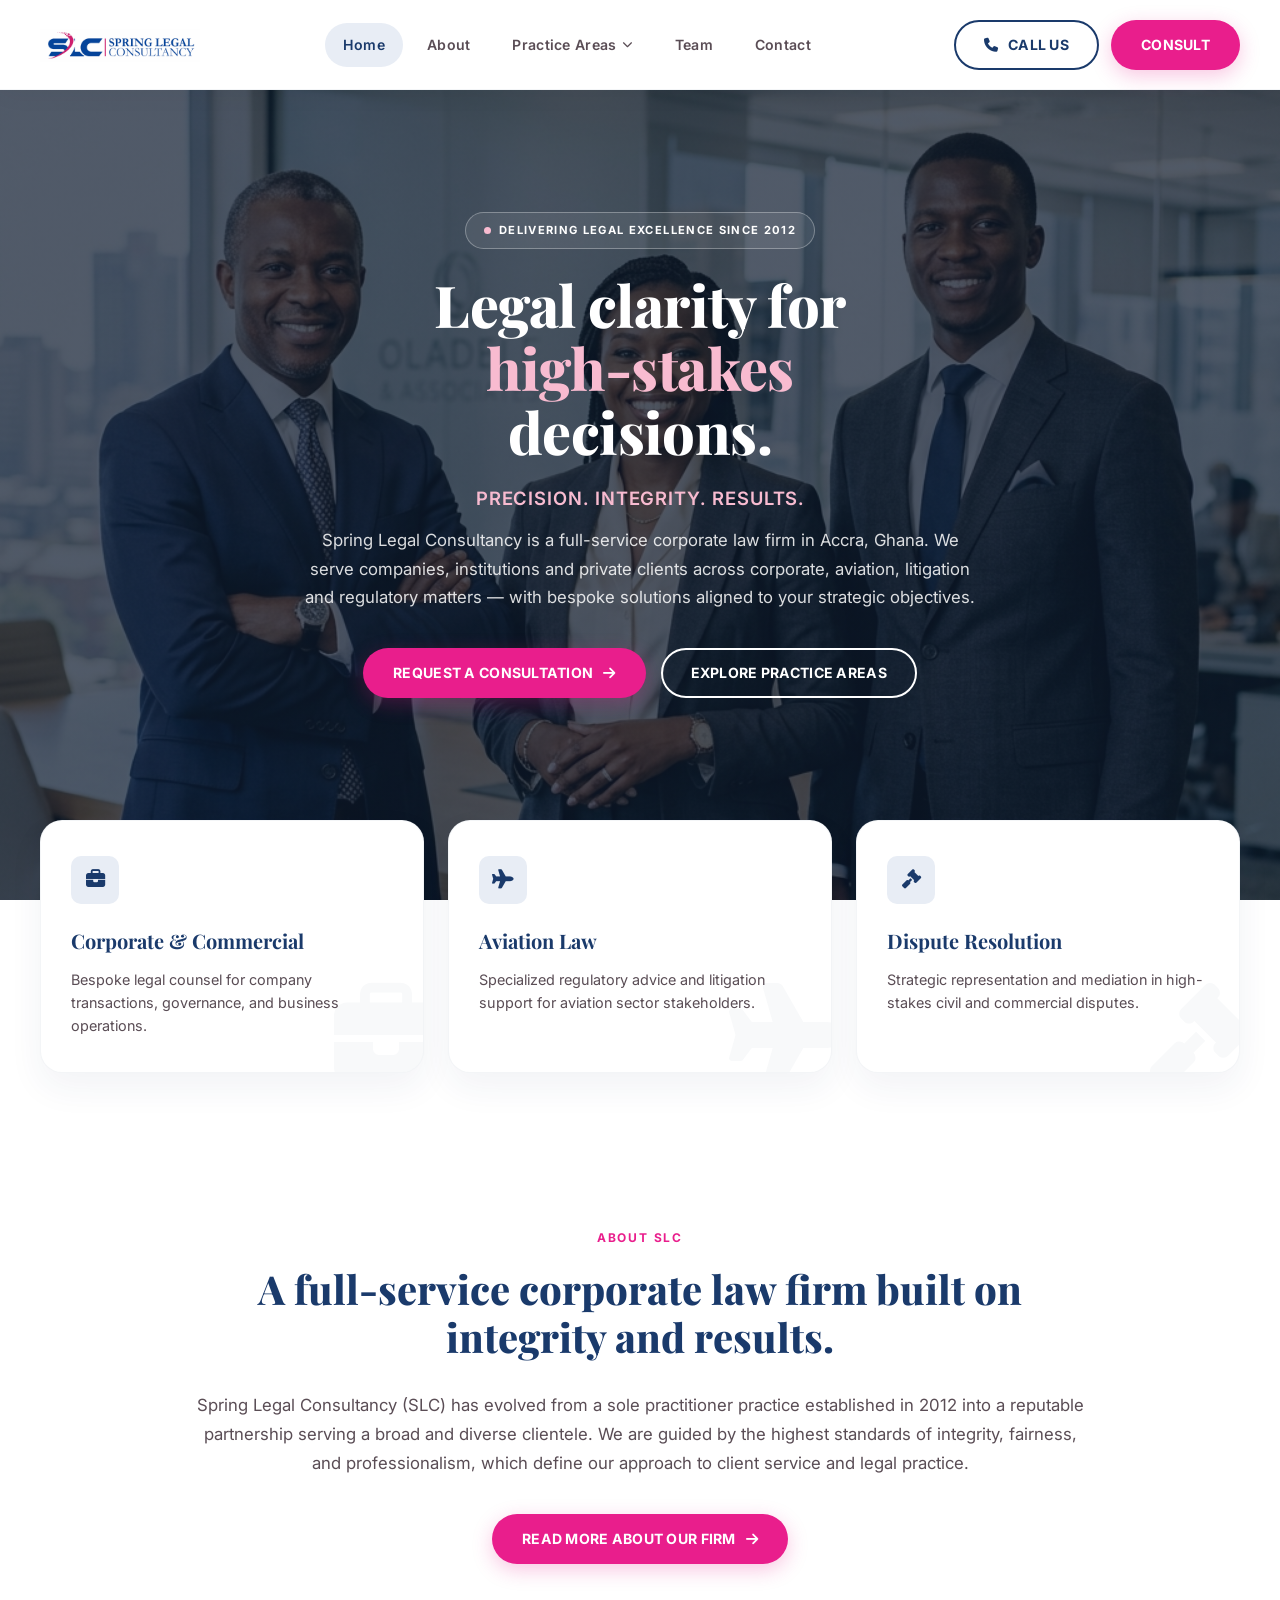
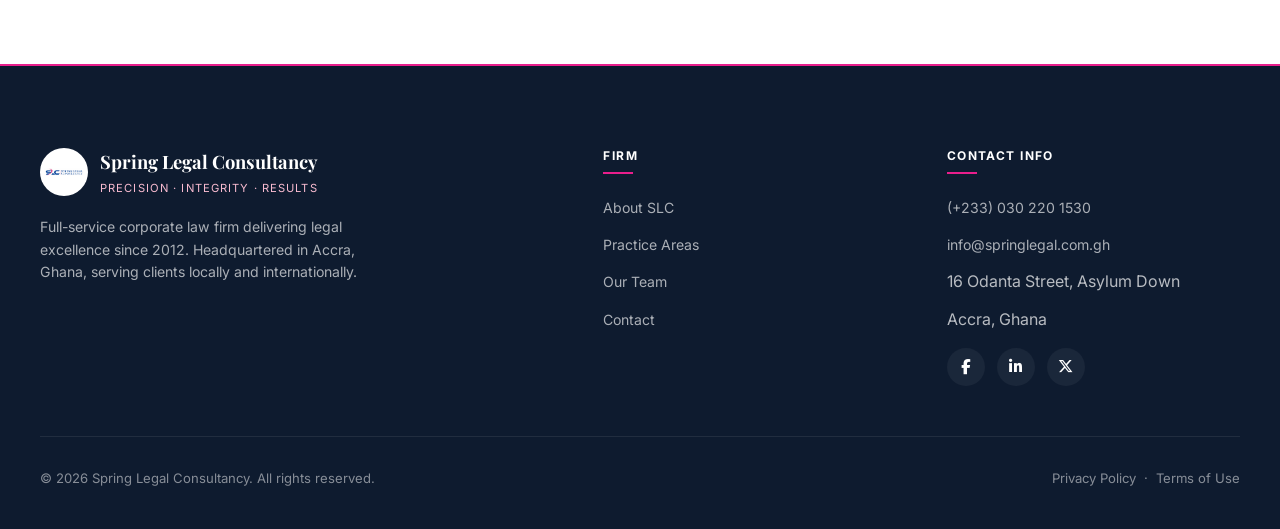
<file: index.html>
<!DOCTYPE html>
<html lang="en">

<head>
    <meta charset="UTF-8">
    <meta name="viewport" content="width=device-width, initial-scale=1.0, maximum-scale=5.0, user-scalable=yes">
    <meta name="description"
        content="Spring Legal Consultancy — full-service corporate law firm in Accra, Ghana. Corporate, aviation, litigation, real estate and private client law.">
    <title>Spring Legal Consultancy | Accra, Ghana</title>
    <link rel="shortcut icon" href="logo.png">
    <link rel="preconnect" href="https://fonts.googleapis.com">
    <link rel="preconnect" href="https://fonts.gstatic.com" crossorigin>
    <link
        href="https://fonts.googleapis.com/css2?family=Playfair+Display:wght@600;700;800&family=Inter:wght@400;500;600;700&display=swap"
        rel="stylesheet">
    <link rel="stylesheet" href="https://cdnjs.cloudflare.com/ajax/libs/font-awesome/6.5.1/css/all.min.css">
    <style>
        /* ─── Reset & Design Tokens ──────────────────────────────── */
        *,
        *::before,
        *::after {
            box-sizing: border-box;
            margin: 0;
            padding: 0;
        }

        :root {
            --pink: #e91e8c;
            --pink-dark: #c2185b;
            --pink-light: #f8bbd0;
            --pink-pale: #fce4ec;
            --pink-wash: #fdf2f8;
            --white: #ffffff;
            --gray-50: #fafafa;
            --gray-100: #f5f5f5;
            --gray-200: #e5e0e4;
            --gray-400: #9e8d96;
            --gray-600: #5a4d55;
            --gray-800: #2d2429;
            --navy: #1a3a6b;
            --navy-light: #2a4f8f;
            --navy-pale: #e8edf5;
            --navy-wash: #f3f5f9;
            --navy-text: #1a1a2e;
            --navy-dark: #0e1b2f; /* Dark navy color matching abdavid */
            --shadow-xs: 0 4px 15px rgba(0, 0, 0, 0.03);
            --shadow-sm: 0 6px 20px rgba(0, 0, 0, 0.05);
            --shadow-md: 0 14px 36px rgba(0, 0, 0, 0.08);
            --shadow-lg: 0 22px 52px rgba(0, 0, 0, 0.12);
            --radius-xs: 6px;
            --radius-sm: 10px;
            --radius-md: 16px;
            --radius-lg: 22px;
            --radius-xl: 28px;
            --radius-full: 9999px;
            --transition: 0.3s cubic-bezier(0.4, 0, 0.2, 1);
            --transition-slow: 0.5s cubic-bezier(0.4, 0, 0.2, 1);
        }

        html {
            scroll-behavior: smooth;
            scroll-padding-top: 20px;
        }

        body {
            font-family: "Inter", Arial, sans-serif;
            color: var(--gray-800);
            background: var(--white);
            line-height: 1.7;
            -webkit-font-smoothing: antialiased;
            overflow-x: hidden;
        }

        img {
            max-width: 100%;
            display: block;
        }

        a {
            color: inherit;
            text-decoration: none;
        }

        .container {
            width: min(1200px, calc(100% - 40px));
            margin: 0 auto;
        }

        .serif {
            font-family: "Playfair Display", Georgia, serif;
        }

        /* ─── Buttons ────────────────────────────────────────────── */
        .btn {
            display: inline-flex;
            align-items: center;
            justify-content: center;
            gap: 10px;
            padding: 0 28px;
            height: 50px;
            border-radius: var(--radius-full);
            font-size: 0.88rem;
            font-weight: 700;
            border: 2px solid transparent;
            cursor: pointer;
            transition: all var(--transition);
            white-space: nowrap;
            letter-spacing: 0.02em;
            text-transform: uppercase;
        }

        .btn-primary {
            background: var(--pink);
            color: var(--white);
            box-shadow: 0 6px 20px rgba(233, 30, 140, 0.25);
        }

        .btn-primary:hover {
            background: var(--pink-dark);
            transform: translateY(-2px);
            box-shadow: 0 12px 30px rgba(233, 30, 140, 0.35);
        }

        .btn-outline {
            background: transparent;
            color: var(--navy);
            border-color: var(--navy);
        }

        .btn-outline:hover {
            background: var(--navy);
            color: var(--white);
            transform: translateY(-2px);
            box-shadow: 0 8px 24px rgba(26, 58, 107, 0.15);
        }

        .btn-outline-white {
            background: transparent;
            color: var(--white);
            border-color: var(--white);
        }

        .btn-outline-white:hover {
            background: var(--white);
            color: var(--navy-dark);
            transform: translateY(-2px);
            box-shadow: 0 8px 24px rgba(255, 255, 255, 0.2);
        }

        /* ─── Back to Top ──────────────────────────────────────────── */
        .back-to-top {
            position: fixed;
            bottom: 30px;
            right: 30px;
            z-index: 500;
            display: inline-flex;
            align-items: center;
            gap: 8px;
            padding: 11px 20px;
            background: var(--navy);
            color: var(--white);
            border: none;
            border-radius: var(--radius-full);
            font-family: "Inter", sans-serif;
            font-size: 0.82rem;
            font-weight: 700;
            letter-spacing: 0.04em;
            cursor: pointer;
            box-shadow: 0 8px 28px rgba(26, 58, 107, 0.30);
            transition: all var(--transition);
            opacity: 0;
            visibility: hidden;
            transform: translateY(12px);
        }
        .back-to-top.visible {
            opacity: 1;
            visibility: visible;
            transform: translateY(0);
        }
        .back-to-top:hover {
            background: var(--pink);
            box-shadow: 0 12px 32px rgba(233, 30, 140, 0.35);
            transform: translateY(-3px);
        }
        .back-to-top i {
            font-size: 0.8rem;
        }
        @media (max-width: 768px) {
            .back-to-top {
                bottom: 20px;
                right: 16px;
                padding: 9px 16px;
                font-size: 0.78rem;
            }
        }

        /* ─── Header (Sticky, Solid White, Subtle Shadow) ─────────── */
        .site-header {
            background: var(--white);
            box-shadow: 0 4px 25px rgba(0, 0, 0, 0.04);
            border-bottom: 1px solid rgba(26, 58, 107, 0.05);
            position: sticky;
            top: 0;
            z-index: 200;
            height: 90px;
        }

        .nav {
            height: 90px;
            display: flex;
            align-items: center;
            justify-content: space-between;
            gap: 20px;
        }

        .brand {
            display: flex;
            align-items: center;
            flex-shrink: 0;
        }

        .brand img {
            width: 160px;
            height: 52px;
            object-fit: contain;
            transition: transform var(--transition);
        }

        .brand:hover img {
            transform: scale(1.04);
        }

        .nav-links {
            display: flex;
            list-style: none;
            gap: 6px;
        }

        .nav-links a {
            display: inline-flex;
            align-items: center;
            height: 44px;
            padding: 0 18px;
            border-radius: var(--radius-full);
            color: var(--gray-600);
            font-size: 0.88rem;
            font-weight: 600;
            letter-spacing: 0.02em;
            transition: all var(--transition);
        }

        .nav-links a:hover,
        .nav-links a.active {
            color: var(--navy);
            background: var(--navy-pale);
        }

        /* ─── Practice Areas Dropdown ────────────────────────────── */
        .has-dropdown { position: relative; }
        .dropdown-toggle { gap: 6px; }
        .dropdown-icon { font-size: 0.65rem !important; transition: transform var(--transition); }
        @media (min-width: 1025px) {
            .has-dropdown:hover .dropdown-icon { transform: rotate(180deg); }
        }
        .dropdown-menu {
            position: absolute; top: calc(100% + 8px); left: 50%;
            transform: translateX(-50%) translateY(-6px);
            background: var(--white); border: 1px solid var(--navy-pale);
            border-radius: var(--radius-md); box-shadow: var(--shadow-lg);
            padding: 10px 0; min-width: 240px; z-index: 300;
            opacity: 0; visibility: hidden;
            transition: opacity var(--transition), transform var(--transition), visibility var(--transition);
            list-style: none;
        }
        @media (min-width: 1025px) {
            .has-dropdown:hover .dropdown-menu {
            opacity: 1; visibility: visible; transform: translateX(-50%) translateY(0);
            }
        }
        .dropdown-menu li a {
            display: block; padding: 10px 20px; font-size: 0.86rem; font-weight: 600;
            color: var(--gray-600); height: auto; border-radius: 0;
            transition: all var(--transition); border-left: 3px solid transparent;
        }
        .dropdown-menu li a:hover { color: var(--pink); background: var(--pink-pale); border-left-color: var(--pink); }

        .nav-actions {
            display: flex;
            gap: 12px;
            align-items: center;
        }

        /* Mobile menu toggle (hamburger with 4 lines) */
        .menu-toggle {
            display: none;
            flex-direction: column;
            justify-content: space-between;
            width: 26px;
            height: 20px;
            background: transparent;
            border: none;
            cursor: pointer;
            padding: 0;
            z-index: 110;
        }

        .menu-toggle .bar {
            width: 100%;
            height: 2px;
            background-color: var(--navy);
            transition: all var(--transition);
            transform-origin: center;
        }

        /* 4-line Hamburger Morphing Animation */
        .menu-toggle.active .bar:nth-child(1) {
            opacity: 0;
            transform: scaleX(0);
        }
        .menu-toggle.active .bar:nth-child(2) {
            transform: translateY(6px) rotate(45deg);
        }
        .menu-toggle.active .bar:nth-child(3) {
            transform: translateY(-6px) rotate(-45deg);
        }
        .menu-toggle.active .bar:nth-child(4) {
            opacity: 0;
            transform: scaleX(0);
        }

        .mobile-only-item {
            display: none;
        }

        /* ─── Hero Carousel (Full screen auto-sliding) ───────────── */
        .hero-carousel {
            position: relative;
            width: 100%;
            height: 90vh;
            min-height: 700px;
            overflow: hidden;
            background: var(--navy-dark);
        }

        .carousel-track {
            width: 100%;
            height: 100%;
            position: relative;
        }

        .carousel-slide {
            position: absolute;
            inset: 0;
            opacity: 0;
            z-index: 1;
            transition: opacity 1s ease-in-out;
            background-size: cover;
            background-position: 50% 30%;
            background-repeat: no-repeat;
            display: flex;
            align-items: center;
        }

        .carousel-slide.active {
            opacity: 1;
            z-index: 2;
        }

        .carousel-slide::after {
            content: "";
            position: absolute;
            inset: 0;
            background: linear-gradient(rgba(14, 27, 47, 0.72), rgba(14, 27, 47, 0.72));
            z-index: 2;
        }

        .hero-overlay {
            position: absolute;
            inset: 0;
            z-index: 3;
            display: flex;
            align-items: center;
            justify-content: center;
            text-align: center;
            width: 100%;
            padding-bottom: 80px; /* Offset the overlapping cards */
        }

        .hero-content {
            max-width: 800px;
            padding: 0 20px;
            margin: 0 auto;
            color: var(--white);
        }

        .hero-badge {
            display: inline-flex;
            align-items: center;
            gap: 8px;
            padding: 8px 18px;
            border: 1px solid rgba(255, 255, 255, 0.3);
            border-radius: var(--radius-full);
            background: rgba(255, 255, 255, 0.08);
            font-size: 0.7rem;
            font-weight: 700;
            letter-spacing: 0.12em;
            text-transform: uppercase;
            color: var(--white);
            margin-bottom: 24px;
        }

        .hero-badge .dot {
            width: 7px;
            height: 7px;
            border-radius: 50%;
            background: var(--pink-light);
            animation: pulse 2s infinite;
        }

        @keyframes pulse {
            0%, 100% {
                box-shadow: 0 0 0 0 rgba(248, 187, 208, 0.5);
            }
            50% {
                box-shadow: 0 0 0 8px rgba(248, 187, 208, 0);
            }
        }

        .hero-content h1 {
            font-family: "Playfair Display", serif;
            font-size: clamp(2.2rem, 4.5vw, 4.2rem);
            font-weight: 800;
            line-height: 1.1;
            letter-spacing: -0.01em;
            color: var(--white);
            margin-bottom: 20px;
        }

        .hero-content h1 .highlight {
            color: var(--pink-light);
            position: relative;
        }

        .hero-tagline {
            font-size: 1.15rem;
            color: var(--pink-light);
            font-weight: 600;
            margin-bottom: 12px;
            letter-spacing: 0.05em;
            text-transform: uppercase;
        }

        .hero-description {
            font-size: 1.05rem;
            color: rgba(255, 255, 255, 0.85);
            margin: 0 auto 36px;
            line-height: 1.7;
            max-width: 680px;
        }

        .hero-ctas {
            display: flex;
            flex-wrap: wrap;
            justify-content: center;
            gap: 15px;
        }

        .carousel-btn {
            position: absolute;
            top: 50%;
            transform: translateY(-50%);
            z-index: 4;
            background: rgba(255, 255, 255, 0.08);
            border: 1px solid rgba(255, 255, 255, 0.25);
            color: var(--white);
            width: 50px;
            height: 50px;
            border-radius: 50%;
            cursor: pointer;
            display: grid;
            place-items: center;
            transition: all var(--transition);
        }

        .carousel-btn:hover {
            background: var(--white);
            color: var(--navy-dark);
            border-color: var(--white);
        }

        .prev-btn {
            left: 30px;
        }

        .next-btn {
            right: 30px;
        }

        /* ─── Overlapping Quick-Link Cards ──────────────────────── */
        .hero-overlap-cards {
            position: relative;
            z-index: 10;
            margin-top: -80px;
            margin-bottom: 50px;
        }

        .overlap-grid {
            display: grid;
            grid-template-columns: repeat(3, 1fr);
            gap: 24px;
        }

        .overlap-card {
            background: var(--white);
            border-radius: var(--radius-lg);
            padding: 35px 30px;
            box-shadow: 0 15px 35px rgba(26, 58, 107, 0.06);
            border: 1px solid rgba(26, 58, 107, 0.05);
            position: relative;
            overflow: hidden;
            display: flex;
            flex-direction: column;
            transition: transform var(--transition), box-shadow var(--transition);
        }

        .overlap-card:hover {
            transform: translateY(-8px);
            box-shadow: 0 25px 50px rgba(26, 58, 107, 0.14);
        }

        .card-icon-wrap {
            width: 48px;
            height: 48px;
            border-radius: var(--radius-sm);
            background: var(--navy-pale);
            color: var(--navy);
            display: grid;
            place-items: center;
            font-size: 1.2rem;
            margin-bottom: 20px;
        }

        .overlap-card h3 {
            font-family: "Playfair Display", serif;
            font-size: 1.25rem;
            color: var(--navy);
            margin-bottom: 10px;
            font-weight: 700;
        }

        .overlap-card p {
            color: var(--gray-600);
            font-size: 0.9rem;
            line-height: 1.6;
        }

        .watermark-icon {
            position: absolute;
            bottom: -15px;
            right: -15px;
            font-size: 6.5rem;
            color: rgba(26, 58, 107, 0.03);
            pointer-events: none;
        }

        /* ─── Sections General ───────────────────────────────────── */
        .section {
            padding: 100px 0;
        }

        .section-light {
            background: var(--navy-wash);
        }

        .section-white {
            background: var(--white);
        }

        /* Accent block pattern: Left aligned titles with vertical bar */
        .section-header-left {
            position: relative;
            padding-left: 20px;
            border-left: 5px solid var(--pink);
            margin-bottom: 50px;
            text-align: left;
        }

        .section-header-left h2 {
            font-family: "Playfair Display", serif;
            font-size: clamp(2rem, 3.8vw, 2.8rem);
            color: var(--navy);
            font-weight: 800;
            line-height: 1.1;
            margin-bottom: 10px;
        }

        .section-header-left p {
            color: var(--gray-400);
            font-size: 1.05rem;
            max-width: 640px;
            margin: 0;
            font-weight: 500;
        }

        /* ─── Section 1: Firm Overview (About Section) ───────────── */
        .about-overview {
            max-width: 900px;
            margin: 0 auto;
            text-align: center;
        }

        .section-tag-centered {
            display: inline-flex;
            align-items: center;
            font-size: 0.75rem;
            font-weight: 700;
            letter-spacing: 0.15em;
            text-transform: uppercase;
            color: var(--pink);
            margin-bottom: 16px;
        }

        .centered-title {
            font-size: clamp(1.8rem, 3.5vw, 2.5rem);
            font-weight: 800;
            color: var(--navy);
            line-height: 1.2;
            margin-bottom: 30px;
        }

        .about-text-centered p {
            color: var(--gray-600);
            font-size: 1.05rem;
            line-height: 1.75;
            margin-bottom: 20px;
        }

        .values-centered-wrap {
            margin-top: 50px;
            border-top: 1px solid rgba(26, 58, 107, 0.08);
            padding-top: 40px;
        }

        .values-title {
            font-size: 1.5rem;
            color: var(--navy);
            margin-bottom: 24px;
            font-weight: 700;
        }

        .values-centered-grid {
            display: grid;
            grid-template-columns: repeat(auto-fit, minmax(280px, 1fr));
            gap: 20px;
            justify-content: center;
        }

        .value-item-centered {
            display: flex;
            align-items: flex-start;
            gap: 12px;
            font-size: 0.92rem;
            color: var(--gray-800);
            text-align: left;
            padding: 15px;
            background: var(--navy-wash);
            border-radius: var(--radius-sm);
            border: 1px solid rgba(26, 58, 107, 0.04);
        }

        .value-item-centered i {
            color: var(--pink);
            font-size: 1rem;
            margin-top: 2px;
            flex-shrink: 0;
        }

        .value-item-centered strong {
            color: var(--navy);
        }

        /* ─── Section 2: Expertise (Services Grid) ───────────────── */
        .services-grid-abdavid {
            display: grid;
            grid-template-columns: repeat(3, 1fr);
            gap: 30px;
        }

        .service-card-abdavid {
            background: var(--white);
            border-radius: var(--radius-lg);
            box-shadow: 0 8px 25px rgba(0, 0, 0, 0.03);
            border: 1px solid rgba(26, 58, 107, 0.05);
            overflow: hidden;
            display: flex;
            flex-direction: column;
            transition: transform var(--transition), box-shadow var(--transition);
        }

        .service-card-abdavid:hover {
            transform: translateY(-8px);
            box-shadow: 0 20px 40px rgba(26, 58, 107, 0.12);
        }

        .service-card-img-wrap {
            height: 190px;
            width: 100%;
            overflow: hidden;
            background: var(--navy-pale);
        }

        .service-card-img-wrap img {
            width: 100%;
            height: 100%;
            object-fit: cover;
            transition: transform 0.5s ease;
        }

        .service-card-abdavid:hover .service-card-img-wrap img {
            transform: scale(1.06);
        }

        .service-card-content {
            padding: 28px 24px;
            display: flex;
            flex-direction: column;
            flex-grow: 1;
        }

        .service-card-content h3 {
            font-family: "Playfair Display", serif;
            font-size: 1.2rem;
            color: var(--navy);
            margin-bottom: 12px;
            font-weight: 700;
        }

        .service-card-content p {
            color: var(--gray-600);
            font-size: 0.88rem;
            line-height: 1.6;
            margin-bottom: 20px;
            flex-grow: 1;
        }

        .service-card-link {
            color: var(--pink);
            font-weight: 700;
            font-size: 0.82rem;
            text-transform: uppercase;
            letter-spacing: 0.06em;
            display: inline-flex;
            align-items: center;
            gap: 6px;
            text-decoration: none;
            transition: gap var(--transition);
            margin-top: auto;
        }

        .service-card-link:hover {
            gap: 10px;
            color: var(--pink-dark);
        }

        /* ─── Section 3: Mission & Vision (Dark Navy Split) ─────── */
        .section-navy-split {
            background: var(--navy-dark);
            padding: 100px 0;
            color: var(--white);
        }

        .navy-split-grid {
            display: grid;
            grid-template-columns: 1.15fr 0.85fr;
            gap: 60px;
            align-items: center;
        }

        .navy-split-left {
            display: flex;
            flex-direction: column;
        }

        .navy-tag {
            font-size: 0.75rem;
            font-weight: 700;
            color: var(--pink-light);
            text-transform: uppercase;
            letter-spacing: 0.15em;
            margin-bottom: 15px;
        }

        .white-title {
            font-size: clamp(2rem, 3.5vw, 2.8rem);
            color: var(--white);
            font-weight: 800;
            line-height: 1.1;
            margin-bottom: 20px;
            padding-left: 20px;
            border-left: 5px solid var(--pink);
        }

        .navy-split-desc {
            color: rgba(255, 255, 255, 0.7);
            font-size: 1.05rem;
            line-height: 1.7;
            margin-bottom: 35px;
        }

        .navy-credentials {
            display: grid;
            gap: 15px;
        }

        .navy-cred-item {
            display: flex;
            align-items: center;
            gap: 12px;
            color: rgba(255, 255, 255, 0.9);
            font-size: 0.9rem;
            font-weight: 600;
        }

        .navy-cred-item i {
            color: var(--pink-light);
            font-size: 1.1rem;
        }

        .navy-split-right {
            display: grid;
            gap: 24px;
        }

        .purpose-card {
            background: rgba(255, 255, 255, 0.04);
            border: 1px solid rgba(255, 255, 255, 0.08);
            border-radius: var(--radius-lg);
            padding: 30px;
            transition: transform var(--transition), background var(--transition);
        }

        .purpose-card:hover {
            transform: translateY(-4px);
            background: rgba(255, 255, 255, 0.07);
        }

        .purpose-icon-wrap {
            width: 48px;
            height: 48px;
            border-radius: 50%;
            background: rgba(233, 30, 140, 0.15);
            color: var(--pink-light);
            display: grid;
            place-items: center;
            font-size: 1.2rem;
            margin-bottom: 18px;
        }

        .purpose-card h3 {
            font-family: "Playfair Display", serif;
            font-size: 1.3rem;
            color: var(--white);
            margin-bottom: 10px;
            font-weight: 700;
        }

        .purpose-card p {
            color: rgba(255, 255, 255, 0.75);
            font-size: 0.92rem;
            line-height: 1.6;
        }

        /* ─── Section 4: Meet Our People (Team Section) ─────────── */
        .team-grid-abdavid {
            display: grid;
            grid-template-columns: repeat(3, 1fr);
            gap: 30px;
        }

        .team-card-abdavid {
            background: var(--white);
            border-radius: var(--radius-lg);
            box-shadow: 0 8px 25px rgba(0, 0, 0, 0.03);
            border: 1px solid rgba(26, 58, 107, 0.05);
            overflow: hidden;
            transition: transform var(--transition), box-shadow var(--transition);
            display: flex;
            flex-direction: column;
        }

        .team-card-abdavid:hover {
            transform: translateY(-8px);
            box-shadow: 0 20px 40px rgba(26, 58, 107, 0.12);
        }

        .team-card-img-wrap {
            height: 340px;
            overflow: hidden;
            background: var(--navy-pale);
            position: relative;
        }

        .team-card-img-wrap img {
            width: 100%;
            height: 100%;
            object-fit: cover;
            transition: transform 0.5s ease;
        }

        .team-card-abdavid:hover .team-card-img-wrap img {
            transform: scale(1.05);
        }

        .team-card-info {
            padding: 25px;
            flex-grow: 1;
            display: flex;
            flex-direction: column;
        }

        .team-card-location {
            font-size: 0.7rem;
            font-weight: 700;
            color: var(--pink);
            letter-spacing: 0.1em;
            text-transform: uppercase;
            display: block;
            margin-bottom: 6px;
        }

        .team-card-name {
            font-family: "Playfair Display", serif;
            font-size: 1.25rem;
            color: var(--navy);
            font-weight: 800;
            margin-bottom: 6px;
        }

        .team-card-role {
            font-size: 0.8rem;
            font-weight: 700;
            color: var(--gray-400);
            display: block;
            margin-bottom: 12px;
            text-transform: uppercase;
            letter-spacing: 0.02em;
        }

        .team-card-bio {
            color: var(--gray-600);
            font-size: 0.88rem;
            line-height: 1.6;
        }

        /* ─── Section 5: Contact Us & Consultation Form ─────────── */
        .contact-grid-abdavid {
            display: grid;
            grid-template-columns: 1fr 1.25fr;
            gap: 40px;
            align-items: start;
        }

        .contact-left-info {
            display: grid;
            gap: 20px;
        }

        .contact-card-item {
            background: var(--white);
            border-radius: var(--radius-lg);
            padding: 24px;
            border: 1px solid rgba(26, 58, 107, 0.05);
            display: flex;
            gap: 18px;
            align-items: flex-start;
            box-shadow: 0 4px 15px rgba(0, 0, 0, 0.02);
            transition: transform var(--transition);
        }

        .contact-card-item:hover {
            transform: translateY(-2px);
        }

        .contact-card-icon {
            width: 44px;
            height: 44px;
            border-radius: var(--radius-sm);
            background: var(--navy-pale);
            color: var(--navy);
            display: grid;
            place-items: center;
            font-size: 1.1rem;
            flex-shrink: 0;
        }

        .contact-card-text h4 {
            font-size: 0.72rem;
            font-weight: 700;
            color: var(--pink);
            text-transform: uppercase;
            letter-spacing: 0.08em;
            margin-bottom: 4px;
        }

        .contact-card-text p {
            font-size: 0.95rem;
            color: var(--navy);
            font-weight: 600;
            line-height: 1.5;
        }

        .contact-form-abdavid {
            background: var(--white);
            border: 1px solid rgba(26, 58, 107, 0.08);
            border-radius: var(--radius-lg);
            padding: 40px;
            box-shadow: 0 10px 30px rgba(0, 0, 0, 0.03);
        }

        .contact-form-abdavid h3 {
            font-family: "Playfair Display", serif;
            font-size: 1.5rem;
            font-weight: 800;
            color: var(--navy);
            margin-bottom: 24px;
        }

        .form-group {
            margin-bottom: 18px;
        }

        .form-row {
            display: grid;
            grid-template-columns: 1fr 1fr;
            gap: 16px;
        }

        input,
        textarea,
        select {
            width: 100%;
            padding: 14px 18px;
            border: 1.5px solid var(--gray-200);
            border-radius: var(--radius-sm);
            font: inherit;
            font-size: 0.92rem;
            color: var(--gray-800);
            background: var(--gray-50);
            outline: none;
            transition: all var(--transition);
        }

        input:focus,
        textarea:focus,
        select:focus {
            border-color: var(--pink);
            box-shadow: 0 0 0 4px rgba(233, 30, 140, 0.08);
            background: var(--white);
        }

        textarea {
            min-height: 130px;
            resize: vertical;
        }

        /* ─── Footer (Solid Dark Navy) ──────────────────────────── */
        .site-footer {
            background: var(--navy-dark);
            color: rgba(255, 255, 255, 0.7);
            padding: 80px 0 40px;
            border-top: 2px solid var(--pink);
        }

        .footer-grid-abdavid {
            display: grid;
            grid-template-columns: 1.4fr 0.8fr 0.8fr;
            gap: 50px;
            padding-bottom: 50px;
            border-bottom: 1px solid rgba(255, 255, 255, 0.08);
        }

        .footer-brand {
            display: flex;
            align-items: center;
            gap: 12px;
            margin-bottom: 18px;
        }

        .footer-brand img {
            width: 48px;
            height: 48px;
            object-fit: contain;
            background: var(--white);
            border-radius: 50%;
            padding: 4px;
        }

        .footer-brand-name {
            font-family: "Playfair Display", serif;
            font-weight: 700;
            font-size: 1.15rem;
            color: var(--white);
            display: block;
        }

        .footer-tagline {
            display: block;
            font-size: 0.7rem;
            letter-spacing: 0.1em;
            text-transform: uppercase;
            color: var(--pink-light);
            margin-top: 2px;
        }

        .footer-description {
            font-size: 0.88rem;
            color: rgba(255, 255, 255, 0.65);
            line-height: 1.6;
            max-width: 360px;
        }

        .footer-col h4 {
            font-size: 0.75rem;
            font-weight: 700;
            letter-spacing: 0.12em;
            text-transform: uppercase;
            color: var(--white);
            margin-bottom: 20px;
            position: relative;
            padding-bottom: 8px;
        }

        .footer-col h4::after {
            content: "";
            position: absolute;
            left: 0;
            bottom: 0;
            width: 30px;
            height: 2px;
            background: var(--pink);
        }

        .footer-links {
            list-style: none;
            display: grid;
            gap: 10px;
        }

        .footer-links a {
            font-size: 0.88rem;
            color: rgba(255, 255, 255, 0.65);
            transition: color var(--transition);
        }

        .footer-links a:hover {
            color: var(--pink-light);
        }

        .footer-socials {
            display: flex;
            gap: 12px;
            margin-top: 15px;
        }

        .social-link {
            width: 38px;
            height: 38px;
            border-radius: 50%;
            background: rgba(255, 255, 255, 0.05);
            color: var(--white);
            display: grid;
            place-items: center;
            font-size: 0.95rem;
            transition: all var(--transition);
        }

        .social-link:hover {
            background: var(--pink);
            transform: translateY(-2px);
        }

        .footer-bottom {
            padding-top: 30px;
            display: flex;
            align-items: center;
            justify-content: space-between;
            flex-wrap: wrap;
            gap: 15px;
            font-size: 0.82rem;
            color: rgba(255, 255, 255, 0.5);
        }

        .footer-bottom a {
            color: rgba(255, 255, 255, 0.5);
            transition: color var(--transition);
        }

        .footer-bottom a:hover {
            color: var(--pink-light);
        }

        /* ─── Scroll Reveal & Animation ─────────────────────────── */
        .reveal {
            opacity: 0;
            transform: translateY(28px);
            transition: opacity 0.7s ease, transform 0.7s ease;
        }

        .reveal.in {
            opacity: 1;
            transform: translateY(0);
        }

        /* ─── Responsive Media Queries ───────────────────────────── */
        @media (max-width: 1024px) {
            .site-header {
                height: 80px;
                padding: 0;
            }

            .nav {
                height: 80px;
                flex-direction: row;
                justify-content: space-between;
                align-items: center;
                gap: 0;
            }

            .menu-toggle {
                display: flex;
            }

            .nav-actions .btn {
                display: none; /* Hide primary buttons in the header row on mobile */
            }

            .nav-links {
                display: flex;
                flex-direction: column;
                position: fixed;
                top: 80px;
                left: 0;
                width: 100%;
                background: var(--white);
                border-bottom: 2px solid var(--pink);
                box-shadow: var(--shadow-lg);
                padding: 20px 0;
                gap: 0;
                transform: translateY(-120%);
                opacity: 0;
                visibility: hidden;
                transition: all 0.4s cubic-bezier(0.4, 0, 0.2, 1);
                z-index: 99;
                max-height: calc(100vh - 80px);
                overflow-y: auto;
            }

            .nav-links.active {
                transform: translateY(0);
                opacity: 1;
                visibility: visible;
            }

            .nav-links li {
                width: 100%;
            }

            .nav-links a {
                display: flex;
                align-items: center;
                width: 100%;
                height: 50px;
                padding: 0 30px;
                border-radius: 0;
                font-size: 0.95rem;
            }

            .nav-links a:hover,
            .nav-links a.active {
                background: var(--navy-wash);
                color: var(--pink);
            }
            /* Mobile dropdown accordion */
            .has-dropdown .dropdown-toggle { justify-content: space-between; padding-right: 30px; }
            .dropdown-menu {
                position: static; transform: none; opacity: 1; visibility: visible;
                box-shadow: none; border: none; border-radius: 0; padding: 0;
                background: var(--navy-wash); min-width: auto;
                max-height: 0; overflow: hidden;
                transition: max-height 0.35s ease;
            }
            .has-dropdown.open .dropdown-menu { max-height: 600px; }
            .has-dropdown.open .dropdown-icon { transform: rotate(180deg); }
            .dropdown-menu li a { padding: 11px 48px; height: auto; font-size: 0.9rem; border-left: none; border-bottom: 1px solid rgba(26,58,107,0.06); }
            .dropdown-menu li:last-child a { border-bottom: none; }

            .mobile-only-item {
                display: block;
                width: 100%;
            }

            .nav-mobile-actions {
                display: flex;
                flex-direction: column;
                gap: 10px;
                padding: 20px 30px 10px;
                border-top: 1px solid rgba(26, 58, 107, 0.08);
                margin-top: 10px;
            }

            .hero-carousel {
                height: 90vh;
                min-height: 780px;
            }

            .hero-overlay {
                align-items: flex-start;
                padding-top: 60px;
                padding-bottom: 80px;
            }

            .hero-badge {
                margin-bottom: 16px;
            }

            .hero-content h1 {
                font-size: clamp(2rem, 4vw, 3.2rem);
                margin-bottom: 12px;
            }

            .hero-tagline {
                margin-bottom: 8px;
            }

            .hero-description {
                margin-bottom: 24px;
                font-size: 0.98rem;
            }

            .hero-overlap-cards {
                margin-top: -50px;
            }

            .overlap-grid {
                grid-template-columns: 1fr;
                gap: 16px;
            }

            .services-grid-abdavid {
                grid-template-columns: repeat(2, 1fr);
            }

            .team-grid-abdavid {
                grid-template-columns: repeat(2, 1fr);
            }

            .navy-split-grid {
                grid-template-columns: 1fr;
                gap: 40px;
            }

            .contact-grid-abdavid {
                grid-template-columns: 1fr;
            }

            .footer-grid-abdavid {
                grid-template-columns: 1fr;
                gap: 40px;
            }
        }

        @media (max-width: 768px) {
            .footer-grid-abdavid {
                grid-template-columns: 1fr;
                gap: 30px;
                text-align: center;
            }
            .footer-brand {
                justify-content: center;
            }
            .footer-description {
                margin: 0 auto;
            }
            .footer-socials {
                justify-content: center;
            }
            .footer-col h4::after {
                left: 50%;
                transform: translateX(-50%);
            }
            .footer-bottom {
                flex-direction: column;
                text-align: center;
                gap: 12px;
            }

            .hero-carousel {
                height: auto;
                min-height: 820px;
            }

            .hero-overlay {
                padding-top: 50px;
                padding-bottom: 70px;
            }

            .hero-content h1 {
                font-size: 2.1rem;
                line-height: 1.2;
            }

            .hero-description {
                font-size: 0.92rem;
                margin-bottom: 20px;
            }

            .carousel-btn {
                display: none;
            }

            .services-grid-abdavid {
                grid-template-columns: 1fr;
            }

            .team-grid-abdavid {
                grid-template-columns: 1fr;
            }

            .form-row {
                grid-template-columns: 1fr;
                gap: 0;
            }

            .contact-form-abdavid {
                padding: 24px;
            }
        }

        @media (prefers-reduced-motion: reduce) {
            *,
            *::before,
            *::after {
                animation-duration: 0.01ms !important;
                transition-duration: 0.01ms !important;
            }
        }
        /* Plain ampersand — overrides Playfair Display decorative & glyph */
        .plain-amp { font-family: "Inter", Arial, sans-serif; font-style: normal; font-weight: inherit; font-size: inherit; }
    </style>
    <script src="cms-loader.js" defer></script>
</head>

<body>

    <!-- ═════════════════════ HEADER ═════════════════════ -->
    <header class="site-header" id="siteHeader">
        <div class="container">
            <nav class="nav" aria-label="Primary navigation">
                <a class="brand" href="#home" aria-label="Spring Legal Consultancy - Home">
                    <img src="logo.png" alt="Spring Legal Consultancy Logo">
                </a>
                <ul class="nav-links" role="list">
                    <li><a href="#home" class="active">Home</a></li>
                    <li><a href="about.html">About</a></li>
                    <li class="has-dropdown">
                        <a href="#services" class="dropdown-toggle">Practice Areas <i class="fa-solid fa-chevron-down dropdown-icon"></i></a>
                        <ul class="dropdown-menu">
                            <li><a href="practice/aviation-law.html">Aviation Law</a></li>
                            <li><a href="practice/corporate-commercial.html">Corporate &amp; Commercial</a></li>
                            <li><a href="practice/dispute-resolution.html">Dispute Resolution</a></li>
                            <li><a href="practice/real-estate-property.html">Real Estate &amp; Property</a></li>
                            <li><a href="practice/private-client-family.html">Private Client &amp; Family</a></li>
                            <li><a href="practice/banking-finance.html">Banking &amp; Finance</a></li>
                            <li><a href="practice/civil-construction.html">Civil Construction</a></li>
                            <li><a href="practice/insurance-claims.html">Insurance Claims</a></li>
                            <li><a href="practice/natural-resources-law.html">Natural Resources Law</a></li>
                        </ul>
                    </li>
                    <li><a href="team.html">Team</a></li>
                    <li><a href="contact.html">Contact</a></li>
                    <li class="mobile-only-item">
                        <div class="nav-mobile-actions">
                            <a class="btn btn-outline" href="tel:+2330302201530" style="display: inline-flex; width: 100%; margin-bottom: 10px;">
                                <i class="fa-solid fa-phone"></i> <span data-cms="header_call_text">Call Us</span>
                            </a>
                            <a class="btn btn-primary" href="contact.html" style="display: inline-flex; width: 100%;" data-cms="header_consult_text">Consult</a>
                        </div>
                    </li>
                </ul>
                <div class="nav-actions">
                    <a class="btn btn-outline" href="tel:+2330302201530">
                        <i class="fa-solid fa-phone"></i> <span data-cms="header_call_text">Call Us</span>
                    </a>
                    <a class="btn btn-primary" href="contact.html" data-cms="header_consult_text">Consult</a>
                    <button class="menu-toggle" id="menuToggle" aria-label="Toggle mobile menu">
                        <span class="bar"></span>
                        <span class="bar"></span>
                        <span class="bar"></span>
                        <span class="bar"></span>
                    </button>
                </div>
            </nav>
        </div>
    </header>

    <main>
        <!-- ═════════════════════ HERO CAROUSEL ═══════════════ -->
        <section id="home" class="hero-carousel" aria-label="Hero carousel">
            <div class="carousel-track">
                 <!-- Slide 1 -->
                <div class="carousel-slide active" style="background-image: url('img/content/hero-lawyers-meeting.png');"></div>
                <!-- Slide 2 -->
                <div class="carousel-slide" style="background-image: url('img/content/hero-lawyer-consultation.png');"></div>
                <!-- Slide 3 -->
                <div class="carousel-slide" style="background-image: url('img/content/hero-lawyer-desk.png');"></div>
            </div>
            
            <div class="hero-overlay">
                <div class="container">
                    <div class="hero-content">
                        <div class="hero-badge" data-cms="hero_badge">
                            <span class="dot" aria-hidden="true"></span>
                            Delivering Legal Excellence Since 2012
                        </div>
                        <h1 data-cms="hero_title">Legal clarity for<br><span class="highlight">high-stakes</span><br>decisions.</h1>
                        <p class="hero-tagline" data-cms="hero_tagline">Precision. Integrity. Results.</p>
                        <p class="hero-description" data-cms="hero_description">
                            Spring Legal Consultancy is a full-service corporate law firm in Accra, Ghana. We serve companies,
                            institutions and private clients across corporate, aviation, litigation and regulatory matters —
                            with bespoke solutions aligned to your strategic objectives.
                        </p>
                        <div class="hero-ctas">
                            <a class="btn btn-primary" href="contact.html">
                                <span data-cms="hero_cta_consult">Request a Consultation</span> <i class="fa-solid fa-arrow-right"></i>
                            </a>
                            <a class="btn btn-outline-white" href="practice/aviation-law.html" data-cms="hero_cta_explore">
                                Explore Practice Areas
                            </a>
                        </div>
                    </div>
                </div>
            </div>

        </section>

        <!-- ═════════════════════ OVERLAPPING QUICK-LINK CARDS ═══════════════ -->
        <div class="hero-overlap-cards">
            <div class="container">
                <div class="overlap-grid">
                    <a href="practice/corporate-commercial.html" class="overlap-card">
                        <div class="card-icon-wrap">
                            <i class="fa-solid fa-briefcase"></i>
                        </div>
                        <div class="card-info">
                            <h3 data-cms="overlap_card_1_title">Corporate &amp; Commercial</h3>
                            <p data-cms="overlap_card_1_desc">Bespoke legal counsel for company transactions, governance, and business operations.</p>
                        </div>
                        <i class="fa-solid fa-briefcase watermark-icon"></i>
                    </a>
                    <a href="practice/aviation-law.html" class="overlap-card">
                        <div class="card-icon-wrap">
                            <i class="fa-solid fa-plane"></i>
                        </div>
                        <div class="card-info">
                            <h3 data-cms="overlap_card_2_title">Aviation Law</h3>
                            <p data-cms="overlap_card_2_desc">Specialized regulatory advice and litigation support for aviation sector stakeholders.</p>
                        </div>
                        <i class="fa-solid fa-plane watermark-icon"></i>
                    </a>
                    <a href="practice/dispute-resolution.html" class="overlap-card">
                        <div class="card-icon-wrap">
                            <i class="fa-solid fa-gavel"></i>
                        </div>
                        <div class="card-info">
                            <h3 data-cms="overlap_card_3_title">Dispute Resolution</h3>
                            <p data-cms="overlap_card_3_desc">Strategic representation and mediation in high-stakes civil and commercial disputes.</p>
                        </div>
                        <i class="fa-solid fa-gavel watermark-icon"></i>
                    </a>
                </div>
            </div>
        </div>

        <!-- ═════════════════════ ABOUT / FIRM OVERVIEW ═══════════════════════ -->
        <section id="about" class="section section-white">
            <div class="container">
                <div class="about-overview reveal">
                    <span class="section-tag-centered" data-cms="about_tag">About SLC</span>
                    <h2 class="serif centered-title" data-cms="about_heading">A full-service corporate law firm built on integrity and results.</h2>
                    <div class="about-text-centered">
                        <p data-cms="about_para_1">
                            Spring Legal Consultancy (SLC) has evolved from a sole practitioner practice established in 2012
                            into a reputable partnership serving a broad and diverse clientele. We are guided by the highest
                            standards of integrity, fairness, and professionalism, which define our approach to client service
                            and legal practice.
                        </p>
                        <div style="text-align: center; margin-top: 35px;">
                            <a href="about.html" class="btn btn-primary">Read More About Our Firm <i class="fa-solid fa-arrow-right"></i></a>
                        </div>
                    </div>
                </div>
            </div>
        </section>
    </main>

    <!-- ═════════════════════ FOOTER ═══════════════════════ -->
        <!-- ═════════════════════ FOOTER ═══════════════════════ -->
    <footer class="site-footer">
        <div class="container">
            <div class="footer-grid-abdavid">
                <div>
                    <div class="footer-brand">
                        <img src="logo.png" alt="Spring Legal Consultancy Logo">
                        <div>
                            <span class="footer-brand-name">Spring Legal Consultancy</span>
                            <span class="footer-tagline">Precision · Integrity · Results</span>
                        </div>
                    </div>
                    <p class="footer-description" data-cms="footer_description">
                        Full-service corporate law firm delivering legal excellence since 2012.
                        Headquartered in Accra, Ghana, serving clients locally and internationally.
                    </p>
                </div>
                
                <div class="footer-col">
                    <h4>Firm</h4>
                    <ul class="footer-links">
                        <li><a href="about.html">About SLC</a></li>
                        <li><a href="practice/aviation-law.html">Practice Areas</a></li>
                        <li><a href="team.html">Our Team</a></li>
                        <li><a href="contact.html">Contact</a></li>
                    </ul>
                </div>
                
                <div class="footer-col">
                    <h4>Contact Info</h4>
                    <ul class="footer-links">
                        <li><a href="tel:+2330302201530">(+233) 030 220 1530</a></li>
                        <li><a href="mailto:info@springlegal.com.gh">info@springlegal.com.gh</a></li>
                        <li>16 Odanta Street, Asylum Down</li>
                        <li>Accra, Ghana</li>
                    </ul>
                    <div class="footer-socials">
                        <a href="#" class="social-link" aria-label="Facebook"><i class="fa-brands fa-facebook-f"></i></a>
                        <a href="#" class="social-link" aria-label="LinkedIn"><i class="fa-brands fa-linkedin-in"></i></a>
                        <a href="#" class="social-link" aria-label="Twitter"><i class="fa-brands fa-x-twitter"></i></a>
                    </div>
                </div>
            </div>
            
            <div class="footer-bottom">
                <span data-cms="footer_copyright">&copy; 2026 Spring Legal Consultancy. All rights reserved.</span>
                <span>
                    <a href="#">Privacy Policy</a> &nbsp;·&nbsp;
                    <a href="#">Terms of Use</a>
                </span>
            </div>
        </div>
    </footer>

    <script>
        /* ── Mobile Menu Toggle ─────────────────────────────────────── */
        const menuToggle = document.getElementById('menuToggle');
        const navLinksContainer = document.querySelector('.nav-links');

        menuToggle.addEventListener('click', () => {
            menuToggle.classList.toggle('active');
            navLinksContainer.classList.toggle('active');
        });

        const BASE_TITLE = 'Spring Legal Consultancy | Accra, Ghana';
        document.querySelectorAll('.has-dropdown').forEach(item => {
            const toggle = item.querySelector('.dropdown-toggle');
            if (toggle) {
                toggle.addEventListener('click', e => {
                    if (window.innerWidth <= 1024) {
                        e.preventDefault();
                        item.classList.toggle('open');
                    }
                });
            }
        });
        document.title = BASE_TITLE;

        // Close mobile menu when clicking any nav link
        document.querySelectorAll('.nav-links a:not(.dropdown-toggle)').forEach(link => {
            link.addEventListener('click', () => {
                menuToggle.classList.remove('active');
                navLinksContainer.classList.remove('active');
            });
        });

        /* ── Scroll Reveal ────────────────────────────────────────── */
        const revealObserver = new IntersectionObserver((entries) => {
            entries.forEach(entry => {
                if (entry.isIntersecting) {
                    entry.target.classList.add('in');
                    revealObserver.unobserve(entry.target);
                }
            });
        }, { threshold: 0.08 });

        document.querySelectorAll('.reveal').forEach(el => revealObserver.observe(el));

        /* ── Active Navigation Highlight ──────────────────────────── */
        const sections = [...document.querySelectorAll('main section[id]')];
        const navLinks = [...document.querySelectorAll('.nav-links a')];

        window.addEventListener('scroll', () => {
            const scrollY = window.scrollY + 150;
            let currentSection = sections[0]?.id || 'home';
            sections.forEach(section => {
                if (scrollY >= section.offsetTop) {
                    currentSection = section.id;
                }
            });
            navLinks.forEach(link => {
                link.classList.toggle('active', link.getAttribute('href') === `#${currentSection}`);
            });
        }, { passive: true });

        /* ── Hero Carousel Slider ─────────────────────────────────── */
        const slides = document.querySelectorAll('.carousel-slide');
        let currentIndex = 0;
        let autoSlideTimer;

        function showSlide(index) {
            slides[currentIndex].classList.remove('active');
            currentIndex = (index + slides.length) % slides.length;
            slides[currentIndex].classList.add('active');
        }

        function nextSlide() {
            showSlide(currentIndex + 1);
        }

        function prevSlide() {
            showSlide(currentIndex - 1);
        }

        function resetTimer() {
            clearInterval(autoSlideTimer);
            autoSlideTimer = setInterval(nextSlide, 6000);
        }

        resetTimer();
    </script>
    

<button class="back-to-top" id="backToTopBtn" title="Return to the top" onclick="window.scrollTo({top:0,behavior:'smooth'})">
    <i class="fa-solid fa-arrow-up"></i> Return to Top
</button>

<script>
    // Show/hide the Back to Top button based on scroll position
    const backToTopBtn = document.getElementById('backToTopBtn');
    window.addEventListener('scroll', () => {
        if (window.scrollY > 300) {
            backToTopBtn.classList.add('visible');
        } else {
            backToTopBtn.classList.remove('visible');
        }
    }, { passive: true });
</script>

</body>

</html>
</file>
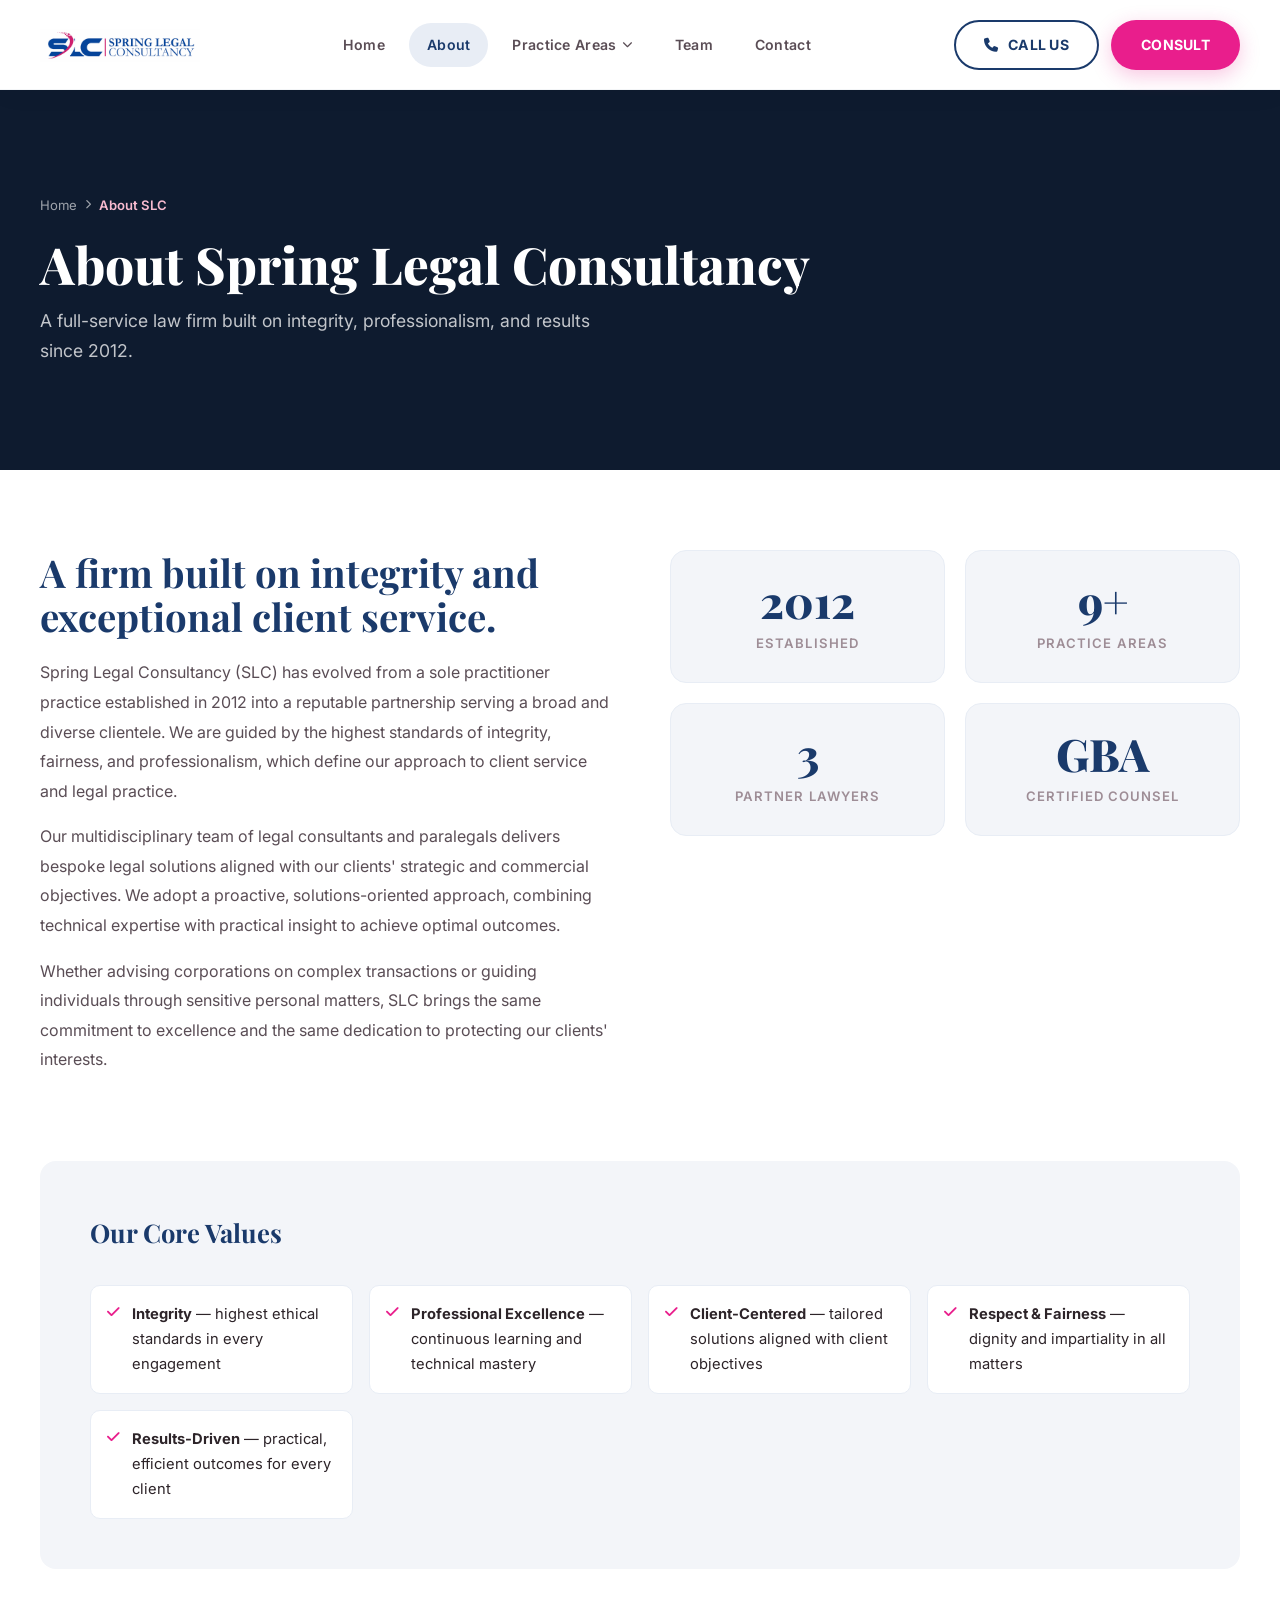
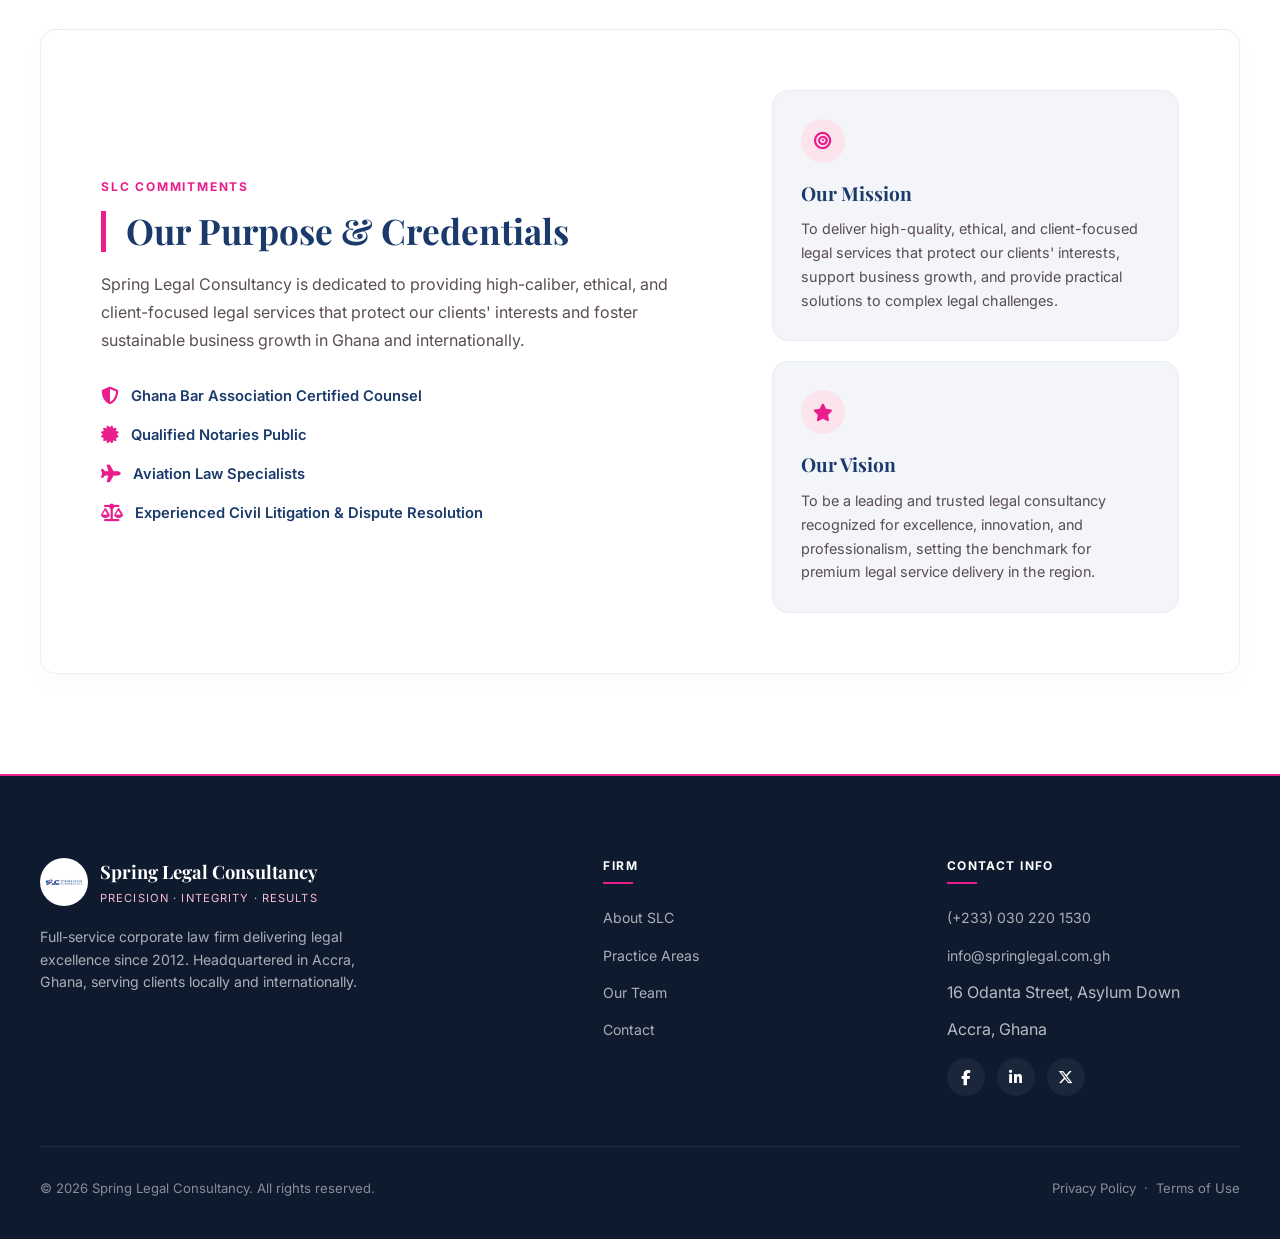
<file: about.html>
<!DOCTYPE html>
<html lang="en">
<head>
    <meta charset="UTF-8">
    <meta name="viewport" content="width=device-width, initial-scale=1.0, maximum-scale=5.0">
    <meta name="description" content="About Spring Legal Consultancy — a full-service corporate law firm in Accra, Ghana, built on integrity, professionalism, and client-focused legal service since 2012.">
    <title>About Us | Spring Legal Consultancy</title>
    <link rel="shortcut icon" href="logo.png">
    <link rel="preconnect" href="https://fonts.googleapis.com">
    <link rel="preconnect" href="https://fonts.gstatic.com" crossorigin>
    <link href="https://fonts.googleapis.com/css2?family=Playfair+Display:wght@600;700;800&family=Inter:wght@400;500;600;700&display=swap" rel="stylesheet">
    <link rel="stylesheet" href="https://cdnjs.cloudflare.com/ajax/libs/font-awesome/6.5.1/css/all.min.css">
    <link rel="stylesheet" href="practice/practice.css">
    <style>
        /* ── About page extras ── */
        .about-section { padding: 80px 0 100px; }
        .about-intro-grid { display: grid; grid-template-columns: 1fr 1fr; gap: 60px; align-items: start; margin-bottom: 70px; }
        .about-intro h2 { font-size: clamp(1.8rem,3vw,2.4rem); color: var(--navy); line-height: 1.15; margin-bottom: 20px; }
        .about-intro p { color: var(--gray-600); font-size: 1rem; line-height: 1.85; margin-bottom: 16px; }
        .about-stats { display: grid; grid-template-columns: 1fr 1fr; gap: 20px; }
        .stat-card { background: var(--navy-wash); border-radius: var(--radius-md); padding: 28px 20px; text-align: center; border: 1px solid var(--navy-pale); }
        .stat-number { font-family: "Playfair Display", serif; font-size: 2.8rem; font-weight: 800; color: var(--navy); line-height: 1; }
        .stat-label { font-size: 0.82rem; font-weight: 600; color: var(--gray-400); text-transform: uppercase; letter-spacing: 0.08em; margin-top: 8px; }
        .values-section { background: var(--navy-wash); border-radius: var(--radius-md); padding: 50px; margin-bottom: 60px; }
        .values-section h3 { font-size: 1.6rem; color: var(--navy); margin-bottom: 30px; }
        .values-grid { display: grid; grid-template-columns: repeat(auto-fit, minmax(260px,1fr)); gap: 16px; }
        .value-item { display: flex; align-items: flex-start; gap: 12px; font-size: 0.92rem; color: var(--gray-800); padding: 16px; background: var(--white); border-radius: var(--radius-sm); border: 1px solid var(--navy-pale); }
        .value-item i { color: var(--pink); font-size: 0.9rem; margin-top: 3px; flex-shrink: 0; }
        .navy-block { background: var(--white); color: var(--navy); border: 1px solid var(--navy-pale); border-radius: var(--radius-md); padding: 60px; margin-bottom: 0; box-shadow: 0 10px 30px rgba(0,0,0,0.02); }
        .navy-block-grid { display: grid; grid-template-columns: 1.2fr 0.8fr; gap: 60px; align-items: center; }
        .navy-tag { font-size: 0.75rem; font-weight: 700; color: var(--pink); text-transform: uppercase; letter-spacing: 0.15em; margin-bottom: 14px; display: block; }
        .navy-block h2 { font-size: clamp(1.6rem,3vw,2.2rem); color: var(--navy); margin-bottom: 18px; padding-left: 20px; border-left: 5px solid var(--pink); line-height: 1.15; }
        .navy-desc { color: var(--gray-600); font-size: 1rem; line-height: 1.75; margin-bottom: 30px; }
        .cred-list { list-style: none; display: grid; gap: 14px; }
        .cred-list li { display: flex; align-items: center; gap: 12px; font-size: 0.92rem; color: var(--navy); font-weight: 600; }
        .cred-list li i { color: var(--pink); font-size: 1.1rem; }
        .purpose-cards { display: grid; gap: 20px; }
        .purpose-card { background: var(--navy-wash); border: 1px solid var(--navy-pale); border-radius: var(--radius-md); padding: 28px; }
        .purpose-icon { width: 44px; height: 44px; border-radius: 50%; background: var(--pink-pale); color: var(--pink); display: grid; place-items: center; font-size: 1.1rem; margin-bottom: 14px; }
        .purpose-card h3 { font-size: 1.2rem; color: var(--navy); margin-bottom: 8px; }
        .purpose-card p { font-size: 0.9rem; color: var(--gray-600); line-height: 1.65; }
        @media (max-width: 1024px) {
            .about-intro-grid { grid-template-columns: 1fr; gap: 40px; }
            .navy-block-grid { grid-template-columns: 1fr; gap: 40px; }
            .navy-block { padding: 40px; }
            .values-section { padding: 36px; }
        }
        @media (max-width: 768px) {
            .about-section { padding: 50px 0 70px; }
            .about-stats { grid-template-columns: 1fr 1fr; }
        }
        /* Plain ampersand — overrides Playfair Display decorative & glyph */
        .plain-amp { font-family: "Inter", Arial, sans-serif; font-style: normal; font-weight: inherit; font-size: inherit; }
    </style>
    <script src="cms-loader.js" defer></script>
</head>
<body>
    <header class="site-header">
        <div class="container">
            <nav class="nav" aria-label="Primary navigation">
                <a class="brand" href="index.html"><img src="logo.png" alt="Spring Legal Consultancy Logo"></a>
                <ul class="nav-links" role="list">
                    <li><a href="index.html">Home</a></li>
                    <li><a href="about.html" class="active">About</a></li>
                    <li class="has-dropdown">
                        <a href="practice/aviation-law.html" class="dropdown-toggle">Practice Areas <i class="fa-solid fa-chevron-down dropdown-icon"></i></a>
                        <ul class="dropdown-menu">
                            <li><a href="practice/aviation-law.html">Aviation Law</a></li>
                            <li><a href="practice/corporate-commercial.html">Corporate &amp; Commercial</a></li>
                            <li><a href="practice/dispute-resolution.html">Dispute Resolution</a></li>
                            <li><a href="practice/real-estate-property.html">Real Estate &amp; Property</a></li>
                            <li><a href="practice/private-client-family.html">Private Client &amp; Family</a></li>
                            <li><a href="practice/banking-finance.html">Banking &amp; Finance</a></li>
                            <li><a href="practice/civil-construction.html">Civil Construction</a></li>
                            <li><a href="practice/insurance-claims.html">Insurance Claims</a></li>
                            <li><a href="practice/natural-resources-law.html">Natural Resources Law</a></li>
                        </ul>
                    </li>
                    <li><a href="team.html">Team</a></li>
                    <li><a href="contact.html">Contact</a></li>
                    <li class="mobile-only-item"><div class="nav-mobile-actions">
                        <a class="btn btn-outline" href="tel:+2330302201530"><i class="fa-solid fa-phone"></i> Call Us</a>
                        <a class="btn btn-primary" href="contact.html">Consult</a>
                    </div></li>
                </ul>
                <div class="nav-actions">
                    <a class="btn btn-outline" href="tel:+2330302201530"><i class="fa-solid fa-phone"></i> Call Us</a>
                    <a class="btn btn-primary" href="contact.html">Consult</a>
                    <button class="menu-toggle" id="menuToggle" aria-label="Toggle mobile menu">
                        <span class="bar"></span><span class="bar"></span><span class="bar"></span><span class="bar"></span>
                    </button>
                </div>
            </nav>
        </div>
    </header>

    <main>
        <section class="page-banner">
            <div class="banner-bg" style="background-image: url('https://images.unsplash.com/photo-1497366216548-37526070297c?auto=format&fit=crop&w=1400&q=80');"></div>
            <div class="banner-overlay">
                <div class="container">
                    <nav class="breadcrumb" aria-label="Breadcrumb">
                        <a href="index.html">Home</a><i class="fa-solid fa-chevron-right"></i>
                        <span>About SLC</span>
                    </nav>
                    <h1 class="serif banner-title" data-cms="about_banner_title">About Spring Legal Consultancy</h1>
                    <p class="banner-sub" data-cms="about_banner_sub">A full-service law firm built on integrity, professionalism, and results since 2012.</p>
                </div>
            </div>
        </section>

        <section class="about-section">
            <div class="container">
                <div class="about-intro-grid">
                    <div class="about-intro">
                        <h2 class="serif" data-cms="about_heading">A firm built on integrity and exceptional client service.</h2>
                        <p data-cms="about_para_1">Spring Legal Consultancy (SLC) has evolved from a sole practitioner practice established in 2012 into a reputable partnership serving a broad and diverse clientele. We are guided by the highest standards of integrity, fairness, and professionalism, which define our approach to client service and legal practice.</p>
                        <p data-cms="about_para_2">Our multidisciplinary team of legal consultants and paralegals delivers bespoke legal solutions aligned with our clients' strategic and commercial objectives. We adopt a proactive, solutions-oriented approach, combining technical expertise with practical insight to achieve optimal outcomes.</p>
                        <p data-cms="about_para_3">Whether advising corporations on complex transactions or guiding individuals through sensitive personal matters, SLC brings the same commitment to excellence and the same dedication to protecting our clients' interests.</p>
                    </div>
                    <div class="about-stats">
                        <div class="stat-card"><div class="stat-number serif" data-cms="about_stat_1_num">2012</div><div class="stat-label" data-cms="about_stat_1_label">Established</div></div>
                        <div class="stat-card"><div class="stat-number serif" data-cms="about_stat_2_num">9+</div><div class="stat-label" data-cms="about_stat_2_label">Practice Areas</div></div>
                        <div class="stat-card"><div class="stat-number serif" data-cms="about_stat_3_num">3</div><div class="stat-label" data-cms="about_stat_3_label">Partner Lawyers</div></div>
                        <div class="stat-card"><div class="stat-number serif" data-cms="about_stat_4_num">GBA</div><div class="stat-label" data-cms="about_stat_4_label">Certified Counsel</div></div>
                    </div>
                </div>

                <div class="values-section">
                    <h3 class="serif" data-cms="about_values_title">Our Core Values</h3>
                    <div class="values-grid">
                        <div class="value-item"><i class="fa-solid fa-check"></i><span><strong data-cms="about_value_1_title">Integrity</strong> — <span data-cms="about_value_1_desc">highest ethical standards in every engagement</span></span></div>
                        <div class="value-item"><i class="fa-solid fa-check"></i><span><strong data-cms="about_value_2_title">Professional Excellence</strong> — <span data-cms="about_value_2_desc">continuous learning and technical mastery</span></span></div>
                        <div class="value-item"><i class="fa-solid fa-check"></i><span><strong data-cms="about_value_3_title">Client-Centered</strong> — <span data-cms="about_value_3_desc">tailored solutions aligned with client objectives</span></span></div>
                        <div class="value-item"><i class="fa-solid fa-check"></i><span><strong data-cms="about_value_4_title">Respect &amp; Fairness</strong> — <span data-cms="about_value_4_desc">dignity and impartiality in all matters</span></span></div>
                        <div class="value-item"><i class="fa-solid fa-check"></i><span><strong data-cms="about_value_5_title">Results-Driven</strong> — <span data-cms="about_value_5_desc">practical, efficient outcomes for every client</span></span></div>
                    </div>
                </div>

                <div class="navy-block">
                    <div class="navy-block-grid">
                        <div>
                            <span class="navy-tag" data-cms="navy_tag">SLC Commitments</span>
                            <h2 class="serif" data-cms="navy_heading">Our Purpose &amp; Credentials</h2>
                            <p class="navy-desc" data-cms="navy_desc">Spring Legal Consultancy is dedicated to providing high-caliber, ethical, and client-focused legal services that protect our clients' interests and foster sustainable business growth in Ghana and internationally.</p>
                            <ul class="cred-list">
                                <li><i class="fa-solid fa-shield-halved"></i> <span data-cms="navy_cred_1">Ghana Bar Association Certified Counsel</span></li>
                                <li><i class="fa-solid fa-certificate"></i> <span data-cms="navy_cred_2">Qualified Notaries Public</span></li>
                                <li><i class="fa-solid fa-plane"></i> <span data-cms="navy_cred_3">Aviation Law Specialists</span></li>
                                <li><i class="fa-solid fa-scale-balanced"></i> <span data-cms="navy_cred_4">Experienced Civil Litigation &amp; Dispute Resolution</span></li>
                            </ul>
                        </div>
                        <div class="purpose-cards">
                            <div class="purpose-card">
                                <div class="purpose-icon"><i class="fa-solid fa-bullseye"></i></div>
                                <h3 class="serif" data-cms="mission_title">Our Mission</h3>
                                <p data-cms="mission_text">To deliver high-quality, ethical, and client-focused legal services that protect our clients' interests, support business growth, and provide practical solutions to complex legal challenges.</p>
                            </div>
                            <div class="purpose-card">
                                <div class="purpose-icon"><i class="fa-solid fa-star"></i></div>
                                <h3 class="serif" data-cms="vision_title">Our Vision</h3>
                                <p data-cms="vision_text">To be a leading and trusted legal consultancy recognized for excellence, innovation, and professionalism, setting the benchmark for premium legal service delivery in the region.</p>
                            </div>
                        </div>
                    </div>
                </div>
            </div>
        </section>
    </main>

        <!-- ═════════════════════ FOOTER ═══════════════════════ -->
    <footer class="site-footer">
        <div class="container">
            <div class="footer-grid-abdavid">
                <div>
                    <div class="footer-brand">
                        <img src="logo.png" alt="Spring Legal Consultancy Logo">
                        <div>
                            <span class="footer-brand-name">Spring Legal Consultancy</span>
                            <span class="footer-tagline">Precision · Integrity · Results</span>
                        </div>
                    </div>
                    <p class="footer-description" data-cms="footer_description">
                        Full-service corporate law firm delivering legal excellence since 2012.
                        Headquartered in Accra, Ghana, serving clients locally and internationally.
                    </p>
                </div>
                
                <div class="footer-col">
                    <h4>Firm</h4>
                    <ul class="footer-links">
                        <li><a href="about.html">About SLC</a></li>
                        <li><a href="practice/aviation-law.html">Practice Areas</a></li>
                        <li><a href="team.html">Our Team</a></li>
                        <li><a href="contact.html">Contact</a></li>
                    </ul>
                </div>
                
                <div class="footer-col">
                    <h4>Contact Info</h4>
                    <ul class="footer-links">
                        <li><a href="tel:+2330302201530">(+233) 030 220 1530</a></li>
                        <li><a href="mailto:info@springlegal.com.gh">info@springlegal.com.gh</a></li>
                        <li>16 Odanta Street, Asylum Down</li>
                        <li>Accra, Ghana</li>
                    </ul>
                    <div class="footer-socials">
                        <a href="#" class="social-link" aria-label="Facebook"><i class="fa-brands fa-facebook-f"></i></a>
                        <a href="#" class="social-link" aria-label="LinkedIn"><i class="fa-brands fa-linkedin-in"></i></a>
                        <a href="#" class="social-link" aria-label="Twitter"><i class="fa-brands fa-x-twitter"></i></a>
                    </div>
                </div>
            </div>
            
            <div class="footer-bottom">
                <span data-cms="footer_copyright">&copy; 2026 Spring Legal Consultancy. All rights reserved.</span>
                <span>
                    <a href="#">Privacy Policy</a> &nbsp;·&nbsp;
                    <a href="#">Terms of Use</a>
                </span>
            </div>
        </div>
    </footer>
    <button class="back-to-top" id="backToTopBtn" title="Return to the top" onclick="window.scrollTo({top:0,behavior:'smooth'})"><i class="fa-solid fa-arrow-up"></i> Return to Top</button>
    <script>
        const t=document.getElementById('menuToggle'),n=document.querySelector('.nav-links');
        t.addEventListener('click',()=>{t.classList.toggle('active');n.classList.toggle('active');});
        document.querySelectorAll('.has-dropdown').forEach(item=>{
            item.querySelector('.dropdown-toggle').addEventListener('click',e=>{
                if(window.innerWidth<=1024){e.preventDefault();item.classList.toggle('open');}
            });
        });
        document.querySelectorAll('.nav-links a:not(.dropdown-toggle)').forEach(l=>l.addEventListener('click',()=>{t.classList.remove('active');n.classList.remove('active');}));
        const b=document.getElementById('backToTopBtn');
        window.addEventListener('scroll',()=>b.classList.toggle('visible',window.scrollY>300),{passive:true});
    </script>
    
</body>
</html>
</file>
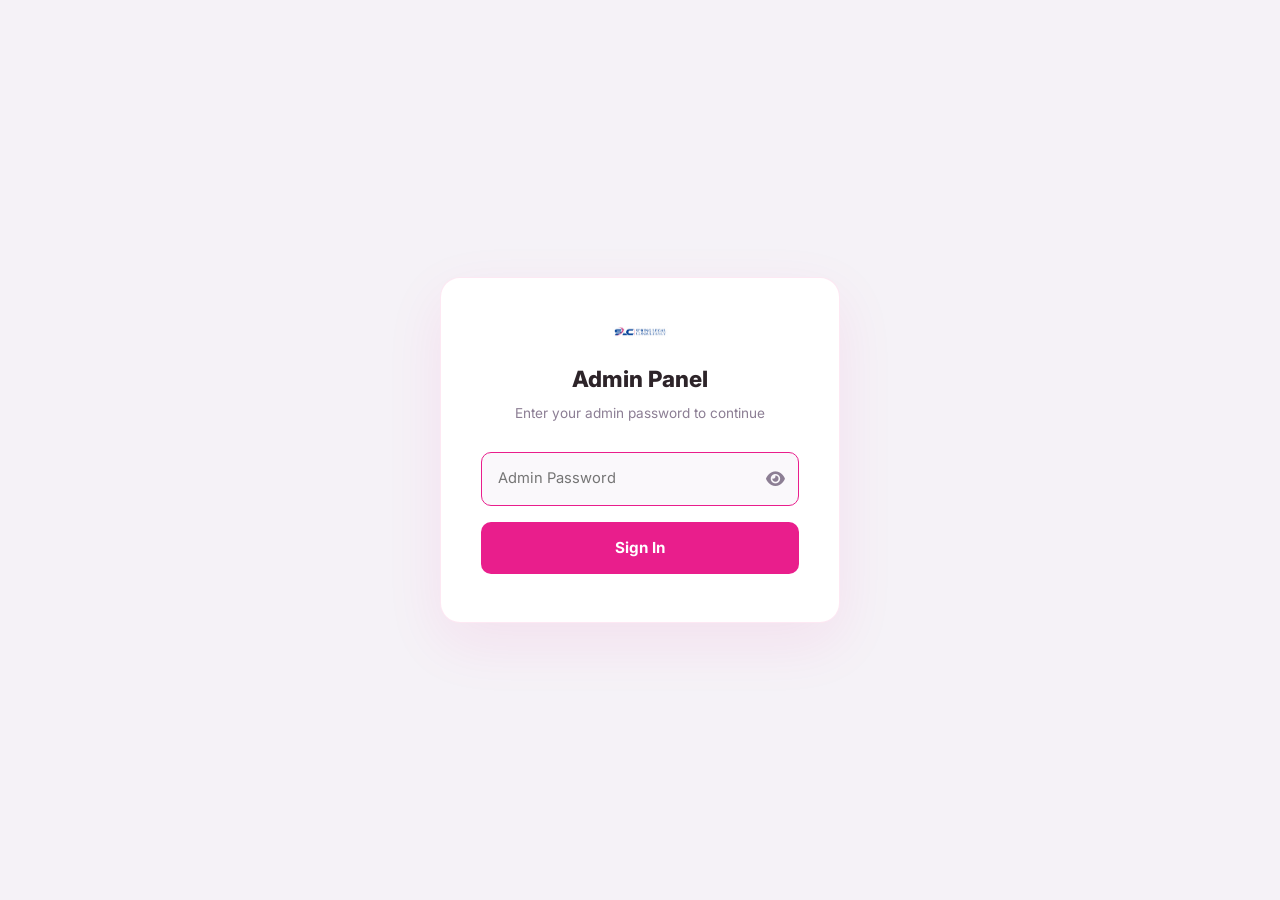
<file: admin.html>
<!DOCTYPE html>
<html lang="en">
<head>
    <meta charset="UTF-8">
    <meta name="viewport" content="width=device-width, initial-scale=1.0">
    <title>Admin Panel | Spring Legal Consultancy</title>
    <link rel="shortcut icon" href="logo.png">
    <link href="https://fonts.googleapis.com/css2?family=Inter:wght@400;500;600;700;800&display=swap" rel="stylesheet">
    <link rel="stylesheet" href="https://cdnjs.cloudflare.com/ajax/libs/font-awesome/6.5.1/css/all.min.css">
    <style>
        *, *::before, *::after { box-sizing: border-box; margin: 0; padding: 0; }
        :root {
            --pink: #e91e8c; --pink-dark: #c2185b; --pink-light: #f8bbd0;
            --pink-pale: #fce4ec; --pink-wash: #fdf2f8;
            --bg: #f5f2f7; --bg-card: #ffffff; --bg-input: #faf8fb;
            --border: rgba(233,30,140,0.10); --border-focus: rgba(233,30,140,0.35);
            --text: #4a3d50; --text-dim: #8c7e94; --text-bright: #2d2429;
            --radius: 12px; --transition: 0.3s cubic-bezier(0.4,0,0.2,1);
            --green: #2e7d32; --red: #d32f2f;
        }
        html { scroll-behavior: smooth; }
        body { font-family: "Inter", sans-serif; background: var(--bg); color: var(--text); line-height: 1.6; min-height: 100vh; }

        /* ── Login Screen ── */
        .login-overlay {
            position: fixed; inset: 0; z-index: 1000; background: var(--bg);
            display: flex; align-items: center; justify-content: center;
            transition: opacity 0.5s, visibility 0.5s;
        }
        .login-overlay.hidden { opacity: 0; visibility: hidden; pointer-events: none; }
        .login-box {
            background: var(--bg-card); border: 1px solid var(--border); border-radius: 20px;
            padding: 48px 40px; width: 400px; max-width: 90vw; text-align: center;
            box-shadow: 0 20px 60px rgba(233,30,140,0.08);
        }
        .login-box img { width: 56px; margin: 0 auto 16px; }
        .login-box h1 { font-size: 1.4rem; font-weight: 800; color: var(--text-bright); margin-bottom: 6px; }
        .login-box p { font-size: 0.85rem; color: var(--text-dim); margin-bottom: 28px; }
        .login-box input {
            width: 100%; padding: 14px 16px; background: var(--bg-input); border: 1.5px solid var(--border);
            border-radius: 10px; color: var(--text-bright); font: inherit; font-size: 0.92rem; outline: none;
            transition: border var(--transition);
        }
        .password-container {
            position: relative;
            margin-bottom: 16px;
        }
        .password-container input {
            padding-right: 44px;
        }
        .password-toggle {
            position: absolute;
            right: 14px;
            top: 50%;
            transform: translateY(-50%);
            background: none;
            border: none;
            color: var(--text-dim);
            cursor: pointer;
            padding: 0;
            display: flex;
            align-items: center;
            font-size: 1.05rem;
            transition: color var(--transition);
        }
        .password-toggle:hover {
            color: var(--pink);
        }
        .login-box input:focus { border-color: var(--pink); }
        .login-box .btn-login {
            width: 100%; padding: 14px; background: var(--pink); color: #fff; border: none;
            border-radius: 10px; font: inherit; font-weight: 700; font-size: 0.95rem;
            cursor: pointer; transition: all var(--transition);
        }
        .login-box .btn-login:hover { background: var(--pink-dark); transform: translateY(-2px); }
        .login-error { color: var(--red); font-size: 0.82rem; margin-bottom: 12px; display: none; }

        /* ── Sidebar ── */
        .app { display: flex; min-height: 100vh; }
        .sidebar {
            width: 260px; background: var(--bg-card); border-right: 1px solid var(--border);
            padding: 24px 0; position: fixed; top: 0; left: 0; bottom: 0; overflow-y: auto;
            display: flex; flex-direction: column; box-shadow: 2px 0 12px rgba(233,30,140,0.04);
        }
        .sidebar-brand { display: flex; align-items: center; justify-content: center; padding: 16px 16px 14px; margin-bottom: 16px; border-bottom: 1px solid var(--border); }
        .sidebar-brand img { width: 100%; height: 50px; object-fit: contain; }
        .sidebar-nav { flex: 1; }
        .sidebar-nav a {
            display: flex; align-items: center; gap: 12px; padding: 11px 20px;
            color: var(--text-dim); font-size: 0.86rem; font-weight: 600;
            transition: all var(--transition); border-left: 3px solid transparent; text-decoration: none;
        }
        .sidebar-nav a:hover, .sidebar-nav a.active {
            color: var(--pink); background: rgba(233,30,140,0.06); border-left-color: var(--pink);
        }
        .sidebar-nav a i { width: 18px; text-align: center; font-size: 0.9rem; }
        .sidebar-footer { padding: 16px 20px; border-top: 1px solid var(--border); }
        .sidebar-footer a {
            display: flex; align-items: center; gap: 10px; color: var(--text-dim);
            font-size: 0.82rem; font-weight: 600; text-decoration: none; transition: color var(--transition);
        }
        .sidebar-footer a:hover { color: var(--red); }

        /* ── Practice Dropdown ── */
        .nav-group-toggle {
            display: flex; align-items: center; gap: 12px; padding: 11px 20px;
            color: var(--text-dim); font-size: 0.86rem; font-weight: 600;
            cursor: pointer; border-left: 3px solid transparent;
            transition: all var(--transition); user-select: none;
            border: none; background: none; width: 100%; text-align: left;
        }
        .nav-group-toggle:hover { color: var(--pink); background: rgba(233,30,140,0.06); border-left-color: var(--pink); }
        .nav-group-toggle.open { color: var(--pink); background: rgba(233,30,140,0.06); border-left-color: var(--pink); }
        .nav-group-toggle i.main-icon { width: 18px; text-align: center; font-size: 0.9rem; }
        .nav-group-toggle .caret { margin-left: auto; font-size: 0.65rem; transition: transform var(--transition); }
        .nav-group-toggle.open .caret { transform: rotate(180deg); }
        .nav-sub { display: none; overflow: hidden; }
        .nav-sub.open { display: block; }
        .nav-sub a {
            padding: 8px 20px 8px 44px !important;
            font-size: 0.82rem !important; font-weight: 500 !important;
            border-left: 3px solid transparent;
        }
        .nav-sub a:hover, .nav-sub a.active {
            color: var(--pink); background: rgba(233,30,140,0.05); border-left-color: var(--pink);
        }

        /* ── Main ── */
        .main { flex: 1; margin-left: 260px; padding: 32px 40px; }
        .topbar {
            display: flex; align-items: center; justify-content: space-between;
            margin-bottom: 32px; padding-bottom: 20px; border-bottom: 1px solid var(--border);
        }
        .topbar h2 { font-size: 1.5rem; font-weight: 800; color: var(--text-bright); }
        .topbar-actions { display: flex; gap: 10px; }
        .btn {
            display: inline-flex; align-items: center; gap: 8px; padding: 10px 22px;
            border-radius: 10px; font: inherit; font-size: 0.85rem; font-weight: 700;
            cursor: pointer; transition: all var(--transition); border: none;
        }
        .btn-pink { background: var(--pink); color: #fff; }
        .btn-pink:hover { background: var(--pink-dark); transform: translateY(-1px); }
        .btn-outline { background: transparent; color: var(--pink); border: 1.5px solid var(--border); }
        .btn-outline:hover { border-color: var(--pink); background: rgba(233,30,140,0.06); }

        /* ── Sections ── */
        .content-section { display: none; }
        .content-section.active { display: block; }
        .card {
            background: var(--bg-card); border: 1px solid var(--border); border-radius: 16px;
            padding: 28px; margin-bottom: 20px; transition: border-color var(--transition);
            box-shadow: 0 2px 12px rgba(233,30,140,0.04);
        }
        .card:hover { border-color: var(--border-focus); }
        .card-header {
            display: flex; align-items: center; justify-content: space-between;
            margin-bottom: 20px; padding-bottom: 14px; border-bottom: 1px solid var(--border);
        }
        .card-header h3 { font-size: 1rem; font-weight: 700; color: var(--text-bright); }
        .card-badge {
            font-size: 0.68rem; font-weight: 700; padding: 4px 12px; border-radius: 20px;
            background: rgba(233,30,140,0.1); color: var(--pink); letter-spacing: 0.06em; text-transform: uppercase;
        }
        .field { margin-bottom: 18px; }
        .field:last-child { margin-bottom: 0; }
        .field label {
            display: block; font-size: 0.75rem; font-weight: 700; color: var(--text-dim);
            text-transform: uppercase; letter-spacing: 0.08em; margin-bottom: 8px;
        }
        .field input, .field textarea {
            width: 100%; padding: 12px 14px; background: var(--bg-input); border: 1.5px solid var(--border);
            border-radius: 10px; color: var(--text-bright); font: inherit; font-size: 0.9rem;
            outline: none; transition: all var(--transition); resize: vertical;
        }
        .field input:focus, .field textarea:focus { border-color: var(--pink); box-shadow: 0 0 0 3px rgba(233,30,140,0.1); }
        .field textarea { min-height: 100px; line-height: 1.6; }
        .field-hint { font-size: 0.72rem; color: var(--text-dim); margin-top: 4px; font-style: italic; }
        .save-row { display: flex; justify-content: flex-end; gap: 10px; margin-top: 20px; }

        /* ── Image Upload Control ── */
        .image-field-wrap { display: flex; gap: 20px; align-items: flex-start; margin-top: 6px; }
        .image-preview-box {
            width: 130px; height: 165px; border-radius: 12px; border: 2px dashed var(--border-focus);
            background: var(--bg-input); display: flex; align-items: center; justify-content: center;
            overflow: hidden; position: relative; flex-shrink: 0; transition: border-color var(--transition);
            box-shadow: 0 4px 12px rgba(0,0,0,0.04);
        }
        .image-preview-box img { width: 100%; height: 100%; object-fit: cover; }
        .image-controls { flex: 1; display: flex; flex-direction: column; gap: 10px; }
        .btn-upload-wrap { display: flex; gap: 10px; align-items: center; flex-wrap: wrap; }
        .btn-file {
            position: relative; overflow: hidden; display: inline-flex; align-items: center; gap: 8px;
            padding: 10px 18px; background: rgba(233,30,140,0.1); color: var(--pink); border-radius: 10px;
            font-size: 0.82rem; font-weight: 700; cursor: pointer; transition: all var(--transition);
        }
        .btn-file:hover { background: var(--pink); color: #fff; transform: translateY(-1px); }
        .btn-file input[type="file"] { position: absolute; inset: 0; opacity: 0; cursor: pointer; font-size: 100px; }
        .btn-reset-img {
            padding: 10px 14px; background: transparent; border: 1.5px solid var(--border); border-radius: 10px;
            color: var(--text-dim); font-size: 0.78rem; font-weight: 600; cursor: pointer; transition: all var(--transition);
        }
        .btn-reset-img:hover { color: var(--red); border-color: var(--red); background: rgba(211,47,47,0.04); }

        /* ── Dynamic Member Management ── */
        .btn-delete-member {
            padding: 6px 14px; background: rgba(211,47,47,0.08); color: var(--red);
            border: 1.5px solid rgba(211,47,47,0.25); border-radius: 8px; font-size: 0.78rem;
            font-weight: 700; cursor: pointer; transition: all var(--transition);
            display: inline-flex; align-items: center; gap: 6px;
        }
        .btn-delete-member:hover { background: var(--red); color: #fff; transform: translateY(-1px); box-shadow: 0 4px 12px rgba(211,47,47,0.2); }
        .add-member-bar { margin: 16px 0 36px; text-align: center; }
        .add-member-bar button { padding: 12px 24px; font-size: 0.88rem; border-radius: 12px; }

        /* ── Toast ── */
        .toast-container { position: fixed; top: 24px; right: 24px; z-index: 9999; display: flex; flex-direction: column; gap: 10px; }
        .toast {
            padding: 14px 22px; border-radius: 12px; font-size: 0.86rem; font-weight: 600;
            color: #fff; display: flex; align-items: center; gap: 10px;
            animation: toastIn 0.4s ease; box-shadow: 0 10px 30px rgba(0,0,0,0.12);
            min-width: 280px;
        }
        .toast.success { background: linear-gradient(135deg, #2e7d32, #4caf50); }
        .toast.error { background: linear-gradient(135deg, #c62828, #ef5350); }
        .toast.out { animation: toastOut 0.3s ease forwards; }
        @keyframes toastIn { from { opacity: 0; transform: translateX(40px); } to { opacity: 1; transform: translateX(0); } }
        @keyframes toastOut { to { opacity: 0; transform: translateX(40px); } }

        /* ── Back to Top ── */
        #adminBackToTop {
            position: fixed; bottom: 28px; right: 28px; z-index: 9000;
            display: inline-flex; align-items: center; gap: 8px;
            padding: 11px 20px; background: var(--pink); color: #fff;
            border: none; border-radius: 50px; font: inherit; font-size: 0.82rem;
            font-weight: 700; cursor: pointer; box-shadow: 0 6px 24px rgba(233,30,140,0.35);
            opacity: 0; pointer-events: none; transform: translateY(10px);
            transition: opacity 0.3s ease, transform 0.3s ease, background 0.2s ease;
        }
        #adminBackToTop.visible { opacity: 1; pointer-events: auto; transform: translateY(0); }
        #adminBackToTop:hover { background: var(--pink-dark); transform: translateY(-2px); box-shadow: 0 10px 32px rgba(233,30,140,0.45); }

        /* ── Loading ── */
        .spinner { display: inline-block; width: 16px; height: 16px; border: 2px solid rgba(233,30,140,0.2); border-top-color: var(--pink); border-radius: 50%; animation: spin 0.6s linear infinite; }
        @keyframes spin { to { transform: rotate(360deg); } }
        .page-loader {
            display: flex; align-items: center; justify-content: center; height: 60vh;
            flex-direction: column; gap: 16px; color: var(--text-dim);
        }
        .page-loader .spinner { width: 32px; height: 32px; border-width: 3px; border-top-color: var(--pink); border-color: var(--border); border-top-color: var(--pink); }

        /* ── Mobile Top Header ── */
        .mobile-header {
            display: none;
            position: fixed;
            top: 0;
            left: 0;
            right: 0;
            height: 60px;
            background: var(--bg-card);
            border-bottom: 1px solid var(--border);
            padding: 0 20px;
            align-items: center;
            justify-content: space-between;
            z-index: 1000;
        }
        .mobile-menu-btn {
            background: none;
            border: none;
            color: var(--text-bright);
            font-size: 1.25rem;
            cursor: pointer;
            padding: 8px;
            display: flex;
            align-items: center;
            justify-content: center;
            border-radius: 8px;
            transition: all var(--transition);
        }
        .mobile-menu-btn:hover {
            background: rgba(233,30,140,0.06);
            color: var(--pink);
        }
        .mobile-logo-wrap {
            display: flex;
            align-items: center;
            justify-content: center;
            height: 38px;
            max-width: 160px;
        }
        .mobile-header-logo {
            max-height: 100%;
            width: auto;
            object-fit: contain;
        }
        .btn-save-mobile {
            padding: 8px 12px;
            font-size: 0.8rem;
            border-radius: 8px;
        }

        /* ── Sidebar Drawer Overlay ── */
        .sidebar-overlay {
            display: none;
            position: fixed;
            top: 0;
            left: 0;
            right: 0;
            bottom: 0;
            background: rgba(0, 0, 0, 0.5);
            backdrop-filter: blur(4px);
            z-index: 998;
            opacity: 0;
            transition: opacity 0.3s ease;
            pointer-events: none;
        }
        .sidebar-overlay.active {
            opacity: 1;
            pointer-events: auto;
        }

        /* ── Responsive ── */
        @media (max-width: 768px) {
            .mobile-header { display: flex; }
            .sidebar {
                transform: translateX(-100%);
                z-index: 999;
                transition: transform 0.3s cubic-bezier(0.4, 0, 0.2, 1);
                box-shadow: 4px 0 20px rgba(0,0,0,0.3);
            }
            .sidebar.active {
                transform: translateX(0);
                display: flex;
            }
            .sidebar-brand {
                display: none !important;
            }
            .sidebar {
                padding-top: 68px; /* push nav links below the 60px fixed mobile header */
            }
            .sidebar-overlay {
                display: block;
            }
            .main {
                margin-left: 0;
                padding: 80px 16px 20px 16px; /* offset top for fixed mobile header */
            }
            .topbar {
                flex-direction: column;
                align-items: flex-start;
                gap: 16px;
            }
            .topbar h2 {
                font-size: 1.3rem;
            }
            .topbar-actions {
                width: 100%;
                justify-content: space-between;
                display: flex;
                gap: 10px;
            }
            .topbar-actions .btn {
                flex: 1;
                justify-content: center;
            }
            .topbar-actions #saveAllBtn {
                display: none !important;
            }
            .card {
                padding: 18px;
            }
        }
    </style>
</head>
<body>

<!-- ═══ LOGIN ═══ -->
<div class="login-overlay" id="loginOverlay">
    <div class="login-box">
        <img src="logo.png" alt="Logo">
        <h1>Admin Panel</h1>
        <p>Enter your admin password to continue</p>
        <div class="login-error" id="loginError">Incorrect password. Please try again.</div>
        <div class="password-container">
            <input type="password" id="loginPassword" placeholder="Admin Password" autofocus>
            <button type="button" class="password-toggle" onclick="togglePasswordVisibility()" aria-label="Toggle Password Visibility">
                <i class="fa-solid fa-eye" id="passwordEyeIcon"></i>
            </button>
        </div>
        <button class="btn-login" id="loginBtn" onclick="attemptLogin()">Sign In</button>
    </div>
</div>

<!-- ═══ APP ═══ -->
<div class="app" id="app" style="display:none;">
    <div class="mobile-header">
        <button class="mobile-menu-btn" id="mobileMenuBtn" aria-label="Toggle Navigation Menu">
            <i class="fa-solid fa-bars"></i>
        </button>
        <div class="mobile-logo-wrap">
            <img src="logo.png" alt="Logo" class="mobile-header-logo">
        </div>
        <button class="btn btn-pink btn-save-mobile" onclick="saveCurrentSection()" aria-label="Save Changes">
            <i class="fa-solid fa-cloud-arrow-up"></i> Save
        </button>
    </div>
    
    <div class="sidebar-overlay" id="sidebarOverlay"></div>

    <aside class="sidebar">
        <div class="sidebar-brand"><img src="logo.png" alt="Logo"></div>
        <nav class="sidebar-nav" id="sidebarNav">
            <div style="padding: 6px 20px 4px; font-size: 0.68rem; font-weight: 800; letter-spacing: 0.12em; text-transform: uppercase; color: var(--text-dim); opacity: 0.5;">Homepage</div>
            <a href="#" data-section="general" class="active"><i class="fa-solid fa-bars"></i> Navigation &amp; Logo</a>
            <a href="#" data-section="hero"><i class="fa-solid fa-home"></i> Hero / Banner</a>
            <a href="#" data-section="about"><i class="fa-solid fa-info-circle"></i> About Blurb</a>
            <div style="padding: 10px 20px 4px; font-size: 0.68rem; font-weight: 800; letter-spacing: 0.12em; text-transform: uppercase; color: var(--text-dim); opacity: 0.5;">Full Pages</div>
            <a href="#" data-section="aboutpage"><i class="fa-solid fa-building-columns"></i> About Page</a>
            <a href="#" data-section="mission"><i class="fa-solid fa-bullseye"></i> SLC Commitments</a>

            <!-- Practice Areas Dropdown -->
            <button class="nav-group-toggle" id="practiceToggle">
                <i class="fa-solid fa-briefcase main-icon"></i> Practice Area Pages
                <i class="fa-solid fa-chevron-down caret"></i>
            </button>
            <div class="nav-sub" id="practiceSub">
                <a href="#" data-section="services_1"><i class="fa-solid fa-plane"></i> Aviation Law</a>
                <a href="#" data-section="services_2"><i class="fa-solid fa-building"></i> Corporate &amp; Commercial</a>
                <a href="#" data-section="services_3"><i class="fa-solid fa-gavel"></i> Dispute Resolution</a>
                <a href="#" data-section="services_4"><i class="fa-solid fa-house"></i> Real Estate &amp; Property</a>
                <a href="#" data-section="services_5"><i class="fa-solid fa-users"></i> Private Client &amp; Family</a>
                <a href="#" data-section="services_6"><i class="fa-solid fa-landmark"></i> Banking &amp; Finance</a>
                <a href="#" data-section="services_7"><i class="fa-solid fa-helmet-safety"></i> Civil Construction</a>
                <a href="#" data-section="services_8"><i class="fa-solid fa-shield-halved"></i> Insurance Claims</a>
                <a href="#" data-section="services_9"><i class="fa-solid fa-mountain-sun"></i> Natural Resources</a>
            </div>

            <a href="#" data-section="team"><i class="fa-solid fa-users"></i> Team Page</a>
            <a href="#" data-section="contact"><i class="fa-solid fa-envelope"></i> Contact Page</a>
            <div style="padding: 10px 20px 4px; font-size: 0.68rem; font-weight: 800; letter-spacing: 0.12em; text-transform: uppercase; color: var(--text-dim); opacity: 0.5;">Sitewide</div>
            <a href="#" data-section="footer"><i class="fa-solid fa-cog"></i> Footer / Global</a>
        </nav>
        <div class="sidebar-footer">
            <a href="/" target="_blank"><i class="fa-solid fa-external-link-alt"></i> View Live Site</a>
            <a href="#" onclick="logout()" style="margin-top: 12px; color: var(--red);"><i class="fa-solid fa-right-from-bracket"></i> Logout</a>
        </div>
    </aside>

    <div class="main">
        <div class="topbar">
            <h2 id="sectionTitle">Navigation &amp; Logo</h2>
            <div class="topbar-actions">
                <button class="btn btn-outline" onclick="loadContent()"><i class="fa-solid fa-rotate"></i> Refresh</button>
                <button class="btn btn-pink" id="saveAllBtn" onclick="saveCurrentSection()"><i class="fa-solid fa-cloud-arrow-up"></i> Save Changes</button>
            </div>
        </div>

        <div id="contentArea">
            <div class="page-loader"><div class="spinner"></div><span>Loading content...</span></div>
        </div>
    </div>
</div>

<div class="toast-container" id="toastContainer"></div>

<button id="adminBackToTop" title="Back to top" onclick="window.scrollTo({top:0,behavior:'smooth'})">
    <i class="fa-solid fa-arrow-up"></i> Back to Top
</button>

<script>
    // ═══ CONFIG — No keys exposed, all requests go through server API ═══
    let contentData = {};
    let currentSection = 'general';

    // ═══ API HELPERS ═══
    async function fetchContent() {
        try {
            const res = await fetch('/api/get-content');
            if (res.ok) {
                const data = await res.json();
                if (Array.isArray(data)) return data;
            }
        } catch (e) {
            console.warn('API get-content error:', e);
        }

        // Try local cache
        try {
            const cached = localStorage.getItem('slc_cms_cache_v2');
            if (cached) {
                const obj = JSON.parse(cached);
                return Object.keys(obj).map(key => ({ section_key: key, content: obj[key] }));
            }
        } catch (e) {}

        return [];
    }

    async function verifyPassword(pw) {
        if (pw === 'SpringLegal2026!') return true;
        try {
            const res = await fetch('/api/verify-password', {
                method: 'POST',
                headers: { 'Content-Type': 'application/json' },
                body: JSON.stringify({ password: pw })
            });
            if (res.ok) {
                const data = await res.json();
                return data.success === true;
            }
        } catch (e) {
            console.warn('API verification error:', e);
        }
        return false;
    }

    // ═══ LOGIN ═══
    async function attemptLogin() {
        const pw = document.getElementById('loginPassword').value;
        try {
            const valid = await verifyPassword(pw);
            if (valid) {
                document.getElementById('loginOverlay').classList.add('hidden');
                document.getElementById('app').style.display = 'flex';
                sessionStorage.setItem('slc_admin', '1');
                sessionStorage.setItem('slc_pw', pw);
                loadContent();
            } else {
                document.getElementById('loginError').style.display = 'block';
            }
        } catch (e) {
            showToast('Connection error: ' + e.message, 'error');
        }
    }

    document.getElementById('loginPassword').addEventListener('keydown', e => { if (e.key === 'Enter') attemptLogin(); });

    // Auto-login if session active
    if (sessionStorage.getItem('slc_admin')) {
        document.getElementById('loginOverlay').classList.add('hidden');
        document.getElementById('app').style.display = 'flex';
        loadContent();
    }

    // ═══ LOAD CONTENT ═══
    async function loadContent() {
        try {
            const rows = await fetchContent();
            contentData = {};
            if (Array.isArray(rows)) {
                rows.forEach(r => { if (r && r.section_key) contentData[r.section_key] = r.content; });
            }
            renderSection(currentSection);
            showToast('Content loaded', 'success');
        } catch (e) {
            console.error('loadContent error:', e);
            renderSection(currentSection);
        }
    }

    // ═══ SECTION DEFINITIONS ═══
    const sections = Object.assign({
        general: {
            title: 'Navigation & Logo Actions',
            cards: [{
                title: 'Header Buttons Text', badge: 'Top Navigation',
                fields: [
                    { key: 'header_call_text', label: 'Call Us Button Text', type: 'input' },
                    { key: 'header_consult_text', label: 'Consult/Request Button Text', type: 'input' },
                ]
            }]
        },
        hero: {
            title: 'Homepage — Hero / Banner',
            cards: [{
                title: 'Hero Main Content', badge: 'Homepage Slider',
                fields: [
                    { key: 'hero_badge', label: 'Top Badge Text', type: 'input', hint: 'e.g. "Delivering Legal Excellence Since 2012"' },
                    { key: 'hero_title', label: 'Hero Headline (HTML allowed)', type: 'textarea', hint: 'Use <br> for line breaks and <span class="highlight">word</span> for pink text' },
                    { key: 'hero_tagline', label: 'Tagline / Slogan', type: 'input' },
                    { key: 'hero_description', label: 'Hero Description Paragraph', type: 'textarea' },
                    { key: 'hero_cta_consult', label: 'Primary Button Text', type: 'input' },
                    { key: 'hero_cta_explore', label: 'Secondary Button Text', type: 'input' },
                ]
            }, {
                title: 'Quick-Link Cards (Below Hero)', badge: 'Homepage Grid',
                fields: [
                    { key: 'overlap_card_1_title', label: 'Card 1 — Title', type: 'input' },
                    { key: 'overlap_card_1_desc', label: 'Card 1 — Description', type: 'textarea' },
                    { key: 'overlap_card_2_title', label: 'Card 2 — Title', type: 'input' },
                    { key: 'overlap_card_2_desc', label: 'Card 2 — Description', type: 'textarea' },
                    { key: 'overlap_card_3_title', label: 'Card 3 — Title', type: 'input' },
                    { key: 'overlap_card_3_desc', label: 'Card 3 — Description', type: 'textarea' },
                ]
            }]
        },
        about: {
            title: 'Homepage — About Blurb',
            cards: [{
                title: 'About Blurb (Homepage)', badge: 'Homepage Section',
                fields: [
                    { key: 'about_tag', label: 'Small Section Tag', type: 'input', hint: 'e.g. "About SLC" — shown on both homepage and About page' },
                    { key: 'about_heading', label: 'Section Heading', type: 'input', hint: 'Shown on homepage and About page' },
                    { key: 'about_para_1', label: 'First Paragraph', type: 'textarea', hint: 'Shown on homepage and About page' },
                ]
            }]
        },
        aboutpage: {
            title: 'About Page — Full Details',
            cards: [{
                title: 'Page Banner', badge: 'About Page',
                fields: [
                    { key: 'about_banner_title', label: 'Banner Title', type: 'input' },
                    { key: 'about_banner_sub', label: 'Banner Subtitle', type: 'input' },
                ]
            }, {
                title: 'Body Paragraphs', badge: 'Main Content',
                fields: [
                    { key: 'about_para_2', label: 'Paragraph 2', type: 'textarea' },
                    { key: 'about_para_3', label: 'Paragraph 3', type: 'textarea' },
                ]
            }, {
                title: 'Stats Row', badge: 'Key Numbers',
                fields: [
                    { key: 'about_stat_1_num', label: 'Stat 1 — Number', type: 'input' },
                    { key: 'about_stat_1_label', label: 'Stat 1 — Label', type: 'input' },
                    { key: 'about_stat_2_num', label: 'Stat 2 — Number', type: 'input' },
                    { key: 'about_stat_2_label', label: 'Stat 2 — Label', type: 'input' },
                    { key: 'about_stat_3_num', label: 'Stat 3 — Number', type: 'input' },
                    { key: 'about_stat_3_label', label: 'Stat 3 — Label', type: 'input' },
                    { key: 'about_stat_4_num', label: 'Stat 4 — Number', type: 'input' },
                    { key: 'about_stat_4_label', label: 'Stat 4 — Label', type: 'input' },
                ]
            }, {
                title: 'Core Values List', badge: 'Values',
                fields: [
                    { key: 'about_values_title', label: 'Values Box Heading', type: 'input' },
                    { key: 'about_value_1_title', label: 'Value 1 — Name', type: 'input' },
                    { key: 'about_value_1_desc', label: 'Value 1 — Description', type: 'input' },
                    { key: 'about_value_2_title', label: 'Value 2 — Name', type: 'input' },
                    { key: 'about_value_2_desc', label: 'Value 2 — Description', type: 'input' },
                    { key: 'about_value_3_title', label: 'Value 3 — Name', type: 'input' },
                    { key: 'about_value_3_desc', label: 'Value 3 — Description', type: 'input' },
                    { key: 'about_value_4_title', label: 'Value 4 — Name', type: 'input' },
                    { key: 'about_value_4_desc', label: 'Value 4 — Description', type: 'input' },
                    { key: 'about_value_5_title', label: 'Value 5 — Name', type: 'input' },
                    { key: 'about_value_5_desc', label: 'Value 5 — Description', type: 'input' },
                ]
            }]
        },
        mission: {
            title: 'About Page — SLC Commitments',
            cards: [{
                title: 'Credentials & Credentials', badge: 'Left Card',
                fields: [
                    { key: 'navy_tag', label: 'Section Tag', type: 'input' },
                    { key: 'navy_heading', label: 'Heading', type: 'input' },
                    { key: 'navy_desc', label: 'Description Paragraph', type: 'textarea' },
                    { key: 'navy_cred_1', label: 'Credential 1', type: 'input' },
                    { key: 'navy_cred_2', label: 'Credential 2', type: 'input' },
                    { key: 'navy_cred_3', label: 'Credential 3', type: 'input' },
                    { key: 'navy_cred_4', label: 'Credential 4', type: 'input' },
                ]
            }, {
                title: 'Mission & Vision', badge: 'Right Card',
                fields: [
                    { key: 'mission_title', label: 'Mission Title', type: 'input' },
                    { key: 'mission_text', label: 'Mission Statement', type: 'textarea' },
                    { key: 'vision_title', label: 'Vision Title', type: 'input' },
                    { key: 'vision_text', label: 'Vision Statement', type: 'textarea' },
                ]
            }]
        },
        // end of base sections
    },
    // ── Practice area sections merged in ──
    [
        { i: 1, name: 'Aviation Law',            icon: 'plane' },
        { i: 2, name: 'Corporate & Commercial',  icon: 'building' },
        { i: 3, name: 'Dispute Resolution',      icon: 'gavel' },
        { i: 4, name: 'Real Estate & Property',  icon: 'house' },
        { i: 5, name: 'Private Client & Family', icon: 'users' },
        { i: 6, name: 'Banking & Finance',       icon: 'landmark' },
        { i: 7, name: 'Civil Construction',      icon: 'helmet-safety' },
        { i: 8, name: 'Insurance Claims',        icon: 'shield-halved' },
        { i: 9, name: 'Natural Resources Law',   icon: 'mountain-sun' },
    ].reduce((acc, s) => {
        acc[`services_${s.i}`] = {
            title: s.name,
            cards: [{
                title: 'Page Banner', badge: 'Practice Page',
                fields: [
                    { key: `practice_${s.i}_banner_title`, label: 'Banner Title', type: 'input' },
                    { key: `practice_${s.i}_banner_sub`,   label: 'Banner Subtitle', type: 'input' },
                ]
            }, {
                title: 'Main Content', badge: 'Body',
                fields: [
                    { key: `practice_${s.i}_heading`, label: 'Section Heading', type: 'input' },
                    { key: `practice_${s.i}_p1`, label: 'Paragraph 1', type: 'textarea' },
                    { key: `practice_${s.i}_p2`, label: 'Paragraph 2', type: 'textarea' },
                ]
            }, {
                title: 'Areas of Expertise', badge: 'Bullets',
                fields: [
                    { key: `practice_${s.i}_bullets`, label: 'Expertise List (one per line)', type: 'textarea', hint: 'Each new line becomes a bullet point on the page.' },
                ]
            }, {
                title: 'Why Choose SLC', badge: 'Why Section',
                fields: [
                    { key: `practice_${s.i}_why`, label: 'Why SLC Paragraph', type: 'textarea' },
                ]
            }, {
                title: 'Call to Action Box', badge: 'CTA',
                fields: [
                    { key: `practice_${s.i}_cta_title`, label: 'CTA Box Title', type: 'input' },
                    { key: `practice_${s.i}_cta_text`,  label: 'CTA Box Text', type: 'textarea' },
                ]
            }]
        };
        return acc;
    }, {}));
    Object.assign(sections, {
        team: {
            title: 'Team Page & Members',
            isDynamicTeamSection: true,
            cards: [{
                title: 'Team Page Banner & Intro', badge: 'Team Page',
                fields: [
                    { key: 'team_banner_title', label: 'Banner Title', type: 'input' },
                    { key: 'team_banner_sub', label: 'Banner Subtitle', type: 'input' },
                    { key: 'team_heading', label: 'Section Heading', type: 'input' },
                    { key: 'team_subheading', label: 'Intro Paragraph', type: 'textarea' },
                ]
            }, {
                title: 'External Consultants Section Intro', badge: 'Section Intro',
                fields: [
                    { key: 'external_consultants_heading', label: 'Section Heading', type: 'input' },
                    { key: 'external_consultants_subheading', label: 'Intro Paragraph', type: 'textarea' },
                ]
            }, {
                title: 'Paralegal Section Intro', badge: 'Section Intro',
                fields: [
                    { key: 'paralegal_heading', label: 'Section Heading', type: 'input' },
                    { key: 'paralegal_subheading', label: 'Intro Paragraph', type: 'textarea' },
                ]
            }]
        },
        contact: {
            title: 'Contact Page',
            cards: [{
                title: 'Page Banner', badge: 'Contact Page',
                fields: [
                    { key: 'contact_banner_title', label: 'Banner Title', type: 'input' },
                    { key: 'contact_banner_sub', label: 'Banner Subtitle', type: 'input' },
                    { key: 'contact_heading', label: 'Section Heading', type: 'input' },
                    { key: 'contact_subheading', label: 'Section Intro Text', type: 'textarea' },
                ]
            }, {
                title: 'Contact Info Cards', badge: 'Info Boxes',
                fields: [
                    { key: 'contact_address_title', label: 'Address Card Title', type: 'input' },
                    { key: 'contact_address', label: 'Office Address', type: 'input' },
                    { key: 'contact_phone_title', label: 'Phone Card Title', type: 'input' },
                    { key: 'contact_phone', label: 'Phone Number', type: 'input' },
                    { key: 'contact_email_title', label: 'Email Card Title', type: 'input' },
                    { key: 'contact_email', label: 'Email Address', type: 'input' },
                    { key: 'contact_hours_title', label: 'Office Hours Title', type: 'input' },
                    { key: 'contact_hours', label: 'Office Hours', type: 'input' },
                ]
            }, {
                title: 'Consultation Form', badge: 'Form Labels',
                fields: [
                    { key: 'contact_form_title', label: 'Form Heading', type: 'input' },
                    { key: 'contact_select_default', label: 'Practice Area Dropdown Default', type: 'input' },
                    { key: 'contact_form_btn', label: 'Submit Button Text', type: 'input' },
                ]
            }]
        },
        footer: {
            title: 'Footer & Global Settings',
            cards: [{
                title: 'Footer Content (All Pages)', badge: 'Sitewide',
                fields: [
                    { key: 'footer_description', label: 'Firm Short Bio', type: 'textarea' },
                    { key: 'footer_copyright', label: 'Copyright Text', type: 'input' },
                ]
            }, {
                title: 'Header Button Labels (All Pages)', badge: 'Sitewide',
                fields: [
                    { key: 'header_call_text', label: 'Call Us Button Text', type: 'input' },
                    { key: 'header_consult_text', label: 'Consult Button Text', type: 'input' },
                ]
            }]
        }
    });

    // ═══ DEFAULT CONTENT FALLBACKS FOR ADMIN EDITOR ═══
    const DEFAULT_CMS_DATA = {
        header_call_text: 'Call (+233) 030 220 1530',
        header_consult_text: 'Request Consultation',

        hero_badge: 'Delivering Legal Excellence Since 2012',
        hero_title: 'Legal clarity for<br><span class="highlight">high-stakes</span><br>decisions.',
        hero_tagline: 'Precision. Integrity. Results.',
        hero_description: 'Spring Legal Consultancy is a full-service corporate law firm in Accra, Ghana. We serve companies, institutions and private clients across corporate, aviation, litigation and regulatory matters — with bespoke solutions aligned to your strategic objectives.',
        hero_cta_consult: 'Schedule Consultation',
        hero_cta_explore: 'Explore Practice Areas',
        overlap_card_1_title: 'Corporate & Commercial',
        overlap_card_1_desc: 'Company incorporation, corporate governance, commercial contracts, regulatory compliance, and joint venture transactions.',
        overlap_card_2_title: 'Aviation Law Advisory',
        overlap_card_2_desc: 'Aviation regulatory compliance, aircraft leasing, air operator licensing, and dispute resolution for aviation stakeholders.',
        overlap_card_3_title: 'Dispute Resolution & Litigation',
        overlap_card_3_desc: 'Strategic legal representation in commercial litigation, debt recovery, arbitration, and alternative dispute resolution.',

        about_tag: 'About SLC',
        about_heading: 'A full-service corporate law firm built on integrity and results.',
        about_para_1: 'Spring Legal Consultancy (SLC) has evolved from a sole practitioner practice established in 2012 into a reputable partnership serving a broad and diverse clientele. We are guided by the highest standards of integrity, fairness, and professionalism, which define our approach to client service and legal practice.',
        about_banner_title: 'About Spring Legal Consultancy',
        about_banner_sub: 'A full-service law firm built on integrity, professionalism, and results since 2012.',
        about_para_2: 'Our multidisciplinary team of legal consultants and paralegals delivers bespoke legal solutions aligned with our clients\' strategic and commercial objectives. We adopt a proactive, solutions-oriented approach, combining technical expertise with practical insight to achieve optimal outcomes.',
        about_para_3: 'Whether advising corporations on complex transactions or guiding individuals through sensitive personal matters, SLC brings the same commitment to excellence and the same dedication to protecting our clients\' interests.',
        about_stat_1_num: '2012',
        about_stat_1_label: 'Established',
        about_stat_2_num: '9+',
        about_stat_2_label: 'Practice Areas',
        about_stat_3_num: '3',
        about_stat_3_label: 'Partner Lawyers',
        about_stat_4_num: 'GBA',
        about_stat_4_label: 'Certified Counsel',
        about_values_title: 'Our Core Values',
        about_value_1_title: 'Integrity',
        about_value_1_desc: 'highest ethical standards in every engagement',
        about_value_2_title: 'Professional Excellence',
        about_value_2_desc: 'continuous learning and technical mastery',
        about_value_3_title: 'Client-Centered',
        about_value_3_desc: 'tailored solutions aligned with client objectives',
        about_value_4_title: 'Respect & Fairness',
        about_value_4_desc: 'dignity and impartiality in all matters',
        about_value_5_title: 'Results-Driven',
        about_value_5_desc: 'practical, efficient outcomes for every client',

        navy_tag: 'Commitments',
        navy_heading: 'Credentials & Practice Standards',
        navy_desc: 'Spring Legal Consultancy operates under full licensing by the General Legal Council of Ghana. Our partners are active members of the Ghana Bar Association and international legal bodies.',
        navy_cred_1: 'Licensed by the General Legal Council of Ghana',
        navy_cred_2: 'Notary Public certification',
        navy_cred_3: 'Licensed Insolvency Practitioners',
        navy_cred_4: 'Members of the Ghana Bar Association',
        mission_title: 'Our Mission',
        mission_text: 'To deliver high-quality, ethical, and client-focused legal services that protect our clients\' interests, support business growth, and provide practical solutions to complex legal challenges.',
        vision_title: 'Our Vision',
        vision_text: 'To be a leading and trusted legal consultancy recognized for excellence, innovation, and professionalism, setting the benchmark for premium legal service delivery in the region.',

        practice_1_banner_title: 'Aviation Law',
        practice_1_banner_sub: 'Specialized legal advisory for airlines, aircraft owners, operators, and aviation stakeholders in Ghana.',
        practice_1_heading: 'Comprehensive Legal Solutions for the Aviation Sector',
        practice_1_p1: 'Spring Legal Consultancy provides specialized legal representation and regulatory advisory to domestic and international aviation stakeholders. Our practice covers aircraft leasing, regulatory compliance with the Ghana Civil Aviation Authority (GCAA), passenger and cargo claims, and commercial agreements.',
        practice_1_p2: 'We guide clients through complex regulatory frameworks, cross-border aircraft transactions, and dispute resolution, ensuring full compliance while protecting commercial interests.',
        practice_1_bullets: 'Aircraft leasing & finance agreements\nRegulatory compliance & GCAA licensing\nAviation dispute resolution & litigation\nAir operator certificate (AOC) applications\nPassenger & cargo claims defense',
        practice_1_why: 'Our deep understanding of Ghana aviation regulations and international air law standards makes SLC the trusted partner for aviation businesses.',
        practice_1_cta_title: 'Need Aviation Legal Counsel?',
        practice_1_cta_text: 'Contact our aviation law practice team to schedule a consultation regarding your regulatory or commercial matter.',

        practice_2_banner_title: 'Corporate & Commercial Law',
        practice_2_banner_sub: 'Strategic legal advisory for business formation, governance, commercial contracts, and transactions.',
        practice_2_heading: 'Protecting and Advancing Your Commercial Objectives',
        practice_2_p1: 'SLC offers end-to-end corporate and commercial legal services for local businesses, multinational corporations, and entrepreneurs operating in Ghana.',
        practice_2_p2: 'From entity structuring and joint ventures to regulatory compliance and contract drafting, our team ensures your commercial activities are legally sound and risk-mitigated.',
        practice_2_bullets: 'Company formation & corporate structuring\nCorporate governance & board advisory\nCommercial contract drafting & negotiation\nMergers, acquisitions & joint ventures\nRegulatory compliance & permit acquisition',
        practice_2_why: 'We combine legal rigor with business acumen to deliver practical solutions that advance client growth.',
        practice_2_cta_title: 'Consult Our Corporate Practice',
        practice_2_cta_text: 'Reach out to discuss your company structure, contracts, or transaction support needs.',

        practice_3_banner_title: 'Dispute Resolution & Litigation',
        practice_3_banner_sub: 'Strategic representation in commercial litigation, debt recovery, and arbitration.',
        practice_3_heading: 'Resolving Complex Disputes Efficiently',
        practice_3_p1: 'Our litigation and dispute resolution team represents corporate clients and individuals before all courts in Ghana and statutory tribunals.',
        practice_3_p2: 'We prioritize strategic, cost-effective resolution methods including negotiation, mediation, and arbitration, while standing ready to advocate vigorously in court.',
        practice_3_bullets: 'Commercial litigation & trial advocacy\nCorporate debt recovery & asset retrieval\nAlternative dispute resolution (ADR) & arbitration\nLabor & employment disputes\nLand & property litigation',
        practice_3_why: 'Our proven track record in high-stakes litigation gives our clients confidence in contentious matters.',
        practice_3_cta_title: 'Facing a Legal Dispute?',
        practice_3_cta_text: 'Contact our dispute resolution team to evaluate your case and plan a clear strategy.',

        practice_4_banner_title: 'Real Estate & Property Law',
        practice_4_banner_sub: 'Legal support for land acquisition, conveyancing, commercial leasing, and property disputes.',
        practice_4_heading: 'Navigating Property & Real Estate Transactions in Ghana',
        practice_4_p1: 'Spring Legal Consultancy assists developers, investors, and private individuals in land title verification, property acquisitions, and development projects.',
        practice_4_p2: 'We perform comprehensive due diligence to protect clients from land title conflicts and streamline registration processes.',
        practice_4_bullets: 'Land title search & due diligence\nConveyancing & property sales agreements\nCommercial & residential lease agreements\nProperty development legal support\nLand dispute resolution & title defense',
        practice_4_why: 'Our thorough due diligence process ensures your real estate investments in Ghana are secure.',
        practice_4_cta_title: 'Planning a Property Transaction?',
        practice_4_cta_text: 'Speak with our real estate counsel to verify titles and draft binding agreements.',

        practice_5_banner_title: 'Private Client & Family Law',
        practice_5_banner_sub: 'Discreet, compassionate legal guidance for estate planning, trusts, matrimonial, and family matters.',
        practice_5_heading: 'Dedicated Guidance for Personal & Family Legal Affairs',
        practice_5_p1: 'SLC provides personalized, confidential legal services to private individuals and families across Ghana and the diaspora.',
        practice_5_p2: 'Our practice covers wills, estate distribution, trusts, matrimonial dissolution, child custody, and adoption matters with utmost discretion.',
        practice_5_bullets: 'Wills drafting & estate planning\nProbate & letters of administration\nFamily trusts & asset protection\nMatrimonial law & divorce proceedings\nChild custody & adoption guidance',
        practice_5_why: 'We approach sensitive family matters with empathy, confidentiality, and firm legal advocacy.',
        practice_5_cta_title: 'Discuss Private Family Matters',
        practice_5_cta_text: 'Schedule a confidential meeting with our senior private client lawyer.',

        practice_6_banner_title: 'Banking & Finance',
        practice_6_banner_sub: 'Legal advisory for financial institutions, credit facilities, recovery, and insolvency.',
        practice_6_heading: 'Comprehensive Legal Advisory for Financial Services',
        practice_6_p1: 'SLC advises banks, microfinance institutions, and corporate borrowers on loan structuring, perfection of securities, and regulatory compliance.',
        practice_6_p2: 'We specialize in corporate insolvency, debt recovery, and financial restructuring under licensed insolvency practice frameworks.',
        practice_6_bullets: 'Loan documentation & security perfection\nCorporate debt recovery & enforcement\nInsolvency & business restructuring\nFinancial regulatory compliance\nTrusts & credit facility advisory',
        practice_6_why: 'Decades of head-of-legal banking experience ensure practical, effective counsel.',
        practice_6_cta_title: 'Banking or Recovery Advisory?',
        practice_6_cta_text: 'Contact our banking and finance team for debt recovery or financial documentation support.',

        practice_7_banner_title: 'Civil Construction Law',
        practice_7_banner_sub: 'Legal support for infrastructure projects, contractors, developers, and construction disputes.',
        practice_7_heading: 'Legal Protection Across the Construction Lifecycle',
        practice_7_p1: 'We advise contractors, project owners, engineers, and sub-contractors on civil construction contracts, FIDIC agreements, and regulatory permits.',
        practice_7_p2: 'When disputes arise regarding project delays, payment claims, or defects, we deliver effective dispute resolution.',
        practice_7_bullets: 'Construction contract drafting (FIDIC & bespoke)\nRegulatory permits & environmental compliance\nProject claim management & delay disputes\nArbitration & dispute adjudication boards\nJoint venture & sub-contractor agreements',
        practice_7_why: 'We protect commercial margin and project continuity through clear contract management.',
        practice_7_cta_title: 'Starting a Construction Project?',
        practice_7_cta_text: 'Get expert legal review for construction agreements and risk management.',

        practice_8_banner_title: 'Insurance Claims & Advisory',
        practice_8_banner_sub: 'Legal representation for corporate and individual policyholders in insurance disputes.',
        practice_8_heading: 'Enforcing Policyholder Rights & Claims',
        practice_8_p1: 'SLC represents clients in policy interpretation, claims negotiations, and litigation against insurers for denied or undervalued claims.',
        practice_8_p2: 'We advise corporate clients on risk management, liability policies, and commercial insurance coverage.',
        practice_8_bullets: 'Insurance claim negotiation & settlement\nCoverage dispute litigation & arbitration\nCorporate risk management advisory\nThird-party liability claims\nPolicy review & indemnity terms',
        practice_8_why: 'We ensure policyholders receive full and fair compensation under their policy terms.',
        practice_8_cta_title: 'Facing an Insurance Dispute?',
        practice_8_cta_text: 'Let our team evaluate your insurance policy and claim details.',

        practice_9_banner_title: 'Natural Resources Law',
        practice_9_banner_sub: 'Legal counsel for energy, mining, oil & gas, and environmental compliance in Ghana.',
        practice_9_heading: 'Advisory for Energy, Mining & Resource Development',
        practice_9_p1: 'Spring Legal Consultancy provides legal support to domestic and foreign investors in Ghana\'s mining, energy, and natural resource sectors.',
        practice_9_p2: 'We guide clients through concession licensing, joint venture negotiations, local content compliance, and environmental regulations.',
        practice_9_bullets: 'Mining concession licensing & leases\nEnergy & renewable project agreements\nLocal content regulatory compliance\nEnvironmental impact legal assessment\nResource transaction structuring',
        practice_9_why: 'We help resource investors navigate Ghana regulatory framework smoothly.',
        practice_9_cta_title: 'Investing in Natural Resources?',
        practice_9_cta_text: 'Connect with our natural resources practice for licensing and compliance guidance.',

        team_banner_title: 'Our Team',
        team_banner_sub: 'Senior counsel with decades of combined practice across corporate, regulatory and litigation work.',
        team_heading: 'Experienced lawyers for complex legal matters.',
        team_subheading: 'SLC\'s partners bring together expertise across corporate law, aviation, banking, litigation, real estate, and family law — combining deep technical knowledge with practical insight and a commitment to results.',
        team_1_img: 'img/team/team-09.jpg',
        team_1_location: 'Accra, Ghana',
        team_1_name: 'Mrs. Ruby Akua Aglagoh',
        team_1_role: 'Founder/Partner | Notary Public | Human Rights Advocate',
        team_1_bio: 'Called to the Ghana Bar in 2001. Extensive experience in corporate governance, litigation, debt recovery, family law, aviation, real estate, and construction. Adjunct Lecturer at Ensign Global University. Holds LLB (Ghana), BL (Ghana School of Law), and LLM (Research) from Edith Cowan University, Australia.',
        team_2_img: 'img/team/team-10.jpg',
        team_2_location: 'Accra, Ghana',
        team_2_name: 'Alexander Nii Kwartey Owoo, Esq.',
        team_2_role: 'Managing Partner | Barrister & Solicitor | Notary Public',
        team_2_bio: 'Over two decades of experience in corporate law, banking, finance, trusts, family law, and insurance. Former Head of Legal at HFC Bank. Lecturer in Law of Trusts and Business Law. Holds LLB (Ghana) and LLM in International Commercial and Corporate Law (London). Licensed Insolvency Practitioner.',
        team_3_img: 'img/team/team-11.jpg',
        team_3_location: 'Accra, Ghana',
        team_3_name: 'Ernest Assie, Esq.',
        team_3_role: 'Junior Partner | Barrister & Solicitor',
        team_3_bio: 'Called to the Ghana Bar in 2017. Over 16 years of prior experience in recovery and debt management, client service, and banking operations. Formerly with Republic Bank Ghana PLC. Successfully handled high-profile cases in court and before statutory bodies. Holds BA (KNUST), LLB (Mountcrest), and BL (Ghana School of Law).',

        external_consultants_heading: 'External Consultants',
        external_consultants_subheading: 'Distinguished legal consultants offering specialized expertise across diverse practice areas.',
        consultant_1_img: 'img/team/team-12.jpg',
        consultant_1_location: 'Accra, Ghana',
        consultant_1_name: 'Mr. Theophilus Odartey Lawson',
        consultant_1_role: 'External Consultant',
        consultant_1_bio: 'External legal consultant offering strategic counsel and advisory support across complex corporate, litigation, and regulatory advisory practice areas.',
        consultant_2_img: 'img/team/team-13.jpg',
        consultant_2_location: 'Accra, Ghana',
        consultant_2_name: 'Anastasia Hammond',
        consultant_2_role: 'External Consultant',
        consultant_2_bio: 'External legal consultant specializing in commercial advisory, regulatory compliance, and client representation in high-stakes corporate legal transactions.',
        consultant_3_img: 'img/team/team-14.jpg',
        consultant_3_location: 'Accra, Ghana',
        consultant_3_name: 'Miss Gyama Owusu Boakye',
        consultant_3_role: 'External Consultant',
        consultant_3_bio: 'External legal consultant providing focused research, legal analysis, and advisory support on private client, property, and dispute resolution matters.',
        consultant_4_img: 'img/team/team-15.jpg',
        consultant_4_location: 'Accra, Ghana',
        consultant_4_name: 'Mr. Mensah Eric Boakye',
        consultant_4_role: 'External Consultant',
        consultant_4_bio: 'External legal consultant providing counsel on corporate governance, dispute management, and strategic transaction structuring.',

        paralegal_heading: 'Paralegal Team',
        paralegal_subheading: 'Skilled paralegals and legal assistants supporting client cases, legal documentation, and research.',
        paralegal_1_img: '',
        paralegal_1_location: 'ACCRA, GHANA',
        paralegal_1_name: 'Stephen Adanu-Mensah Jnr',
        paralegal_1_role: 'LEGAL CLERK',
        paralegal_1_bio: 'Dedicated paralegal providing case management, legal filings, and documentation support across corporate and litigation matters.',
        paralegal_2_img: '',
        paralegal_2_location: 'ACCRA, GHANA',
        paralegal_2_name: 'Sandra Nyarkoa Nyarko',
        paralegal_2_role: 'ACCOUNTS / ADMINISTRATION OFFICER',
        paralegal_2_bio: 'Assisting senior counsel with statutory compliance, court filing procedures, and client communications.',
        paralegal_3_img: '',
        paralegal_3_location: 'ACCRA, GHANA',
        paralegal_3_name: 'Paralegal Member 3',
        paralegal_3_role: 'RESEARCH & CASE ASSISTANT',
        paralegal_3_bio: 'Specializing in legal research, due diligence verification, and property search documentation.',

        contact_banner_title: 'Contact Us',
        contact_banner_sub: 'Bring your matter to a team that moves with purpose.',
        contact_heading: 'Let\'s discuss your legal matter.',
        contact_subheading: 'Share a few details and the SLC team will follow up promptly with next steps. You can also reach us directly by phone or email.',
        contact_address_title: 'Office Location',
        contact_address: '16 Odanta Street, Asylum Down, Accra, Ghana',
        contact_phone_title: 'Telephone',
        contact_phone: '(+233) 030 220 1530',
        contact_email_title: 'Email Address',
        contact_email: 'info@springlegal.com.gh',
        contact_hours_title: 'Office Hours',
        contact_hours: 'Monday – Friday, 8 AM – 5 PM GMT',
        contact_form_title: 'Request a Consultation',
        contact_select_default: 'Select a Practice Area',
        contact_form_btn: 'Send Consultation Request',

        footer_description: 'Full-service corporate law firm delivering legal excellence since 2012. Headquartered in Accra, Ghana, serving clients locally and internationally.',
        footer_copyright: '© 2026 Spring Legal Consultancy. All rights reserved.'
    };

    function getFieldValue(key) {
        if (contentData[key] !== undefined && contentData[key] !== '') {
            return contentData[key];
        }
        return DEFAULT_CMS_DATA[key] || '';
    }

    // ═══ DYNAMIC TEAM MEMBER MANAGEMENT ═══
    const DEFAULT_TEAM_PARTNERS = [
        { id: 1, name: 'Mrs. Ruby Akua Aglagoh', role: 'Founder/Partner | Notary Public | Human Rights Advocate', location: 'Accra, Ghana', bio: 'Called to the Ghana Bar in 2001. Extensive experience in corporate governance, litigation, debt recovery, family law, aviation, real estate, and construction. Adjunct Lecturer at Ensign Global University. Holds LLB (Ghana), BL (Ghana School of Law), and LLM (Research) from Edith Cowan University, Australia.', img: 'img/team/team-09.jpg' },
        { id: 2, name: 'Alexander Nii Kwartey Owoo, Esq.', role: 'Managing Partner | Barrister & Solicitor | Notary Public', location: 'Accra, Ghana', bio: 'Over two decades of experience in corporate law, banking, finance, trusts, family law, and insurance. Former Head of Legal at HFC Bank. Lecturer in Law of Trusts and Business Law. Holds LLB (Ghana) and LLM in International Commercial and Corporate Law (London). Licensed Insolvency Practitioner.', img: 'img/team/team-10.jpg' },
        { id: 3, name: 'Ernest Assie, Esq.', role: 'Junior Partner | Barrister & Solicitor', location: 'Accra, Ghana', bio: 'Called to the Ghana Bar in 2017. Over 16 years of prior experience in recovery and debt management, client service, and banking operations. Formerly with Republic Bank Ghana PLC. Successfully handled high-profile cases in court and before statutory bodies. Holds BA (KNUST), LLB (Mountcrest), and BL (Ghana School of Law).', img: 'img/team/team-11.jpg' }
    ];

    const DEFAULT_TEAM_CONSULTANTS = [
        { id: 1, name: 'Mr. Theophilus Odartey Lawson', role: 'External Consultant', location: 'Accra, Ghana', bio: 'External legal consultant offering strategic counsel and advisory support across complex corporate, litigation, and regulatory advisory practice areas.', img: 'img/team/team-12.jpg' },
        { id: 2, name: 'Anastasia Hammond', role: 'External Consultant', location: 'Accra, Ghana', bio: 'External legal consultant specializing in commercial advisory, regulatory compliance, and client representation in high-stakes corporate legal transactions.', img: 'img/team/team-13.jpg' },
        { id: 3, name: 'Miss Gyama Owusu Boakye', role: 'External Consultant', location: 'Accra, Ghana', bio: 'External legal consultant providing focused research, legal analysis, and advisory support on private client, property, and dispute resolution matters.', img: 'img/team/team-14.jpg' },
        { id: 4, name: 'Mr. Mensah Eric Boakye', role: 'External Consultant', location: 'Accra, Ghana', bio: 'Senior external legal consultant with extensive experience in commercial practice, banking law, and complex dispute resolution advisory.', img: 'img/team/team-15.jpg' }
    ];

    const DEFAULT_TEAM_PARALEGALS = [
        { id: 1, name: 'Stephen Adanu-Mensah Jnr', role: 'LEGAL CLERK', location: 'ACCRA, GHANA', bio: 'Dedicated paralegal providing case management, legal filings, and documentation support across corporate and litigation matters.', img: '' },
        { id: 2, name: 'Sandra Nyarkoa Nyarko', role: 'ACCOUNTS / ADMINISTRATION OFFICER', location: 'ACCRA, GHANA', bio: 'Assisting senior counsel with statutory compliance, court filing procedures, and client communications.', img: '' },
        { id: 3, name: 'Paralegal Member 3', role: 'RESEARCH & CASE ASSISTANT', location: 'ACCRA, GHANA', bio: 'Specializing in legal research, due diligence verification, and property search documentation.', img: '' }
    ];

    function getTeamCategoryList(catKey) {
        let defaultList = DEFAULT_TEAM_PARTNERS;
        if (catKey === 'team_consultants_list') defaultList = DEFAULT_TEAM_CONSULTANTS;
        if (catKey === 'team_paralegals_list') defaultList = DEFAULT_TEAM_PARALEGALS;

        if (contentData[catKey]) {
            try {
                const parsed = typeof contentData[catKey] === 'string' ? JSON.parse(contentData[catKey]) : contentData[catKey];
                if (Array.isArray(parsed)) return parsed;
            } catch (e) {}
        }
        return JSON.parse(JSON.stringify(defaultList));
    }

    function syncCurrentTeamDataFromDOM() {
        const catPrefixes = {
            'team_partners_list': 'team_',
            'team_consultants_list': 'consultant_',
            'team_paralegals_list': 'paralegal_'
        };

        Object.keys(catPrefixes).forEach(catKey => {
            const prefix = catPrefixes[catKey];
            const cards = document.querySelectorAll(`[data-cat-card="${catKey}"]`);
            if (cards.length === 0) return;
            const list = [];
            cards.forEach((card, idx) => {
                const n = idx + 1;
                const img = card.querySelector('[data-member-field="img"]')?.value || '';
                const location = card.querySelector('[data-member-field="location"]')?.value || 'Accra, Ghana';
                const name = card.querySelector('[data-member-field="name"]')?.value || '';
                const role = card.querySelector('[data-member-field="role"]')?.value || '';
                const bio = card.querySelector('[data-member-field="bio"]')?.value || '';

                list.push({ img, location, name, role, bio });

                contentData[`${prefix}${n}_img`] = img;
                contentData[`${prefix}${n}_location`] = location;
                contentData[`${prefix}${n}_name`] = name;
                contentData[`${prefix}${n}_role`] = role;
                contentData[`${prefix}${n}_bio`] = bio;
            });
            contentData[catKey] = JSON.stringify(list);
        });
    }

    function addTeamMember(catKey) {
        syncCurrentTeamDataFromDOM();
        const list = getTeamCategoryList(catKey);
        let label = 'Partner';
        if (catKey === 'team_consultants_list') label = 'Consultant';
        if (catKey === 'team_paralegals_list') label = 'Paralegal';

        list.push({ img: '', location: 'Accra, Ghana', name: `New ${label}`, role: `${label} Title`, bio: '' });
        contentData[catKey] = JSON.stringify(list);
        renderSection('team');
        showToast(`New ${label} added! Fill out details and click Save Changes.`, 'success');
    }

    function deleteTeamMember(catKey, index) {
        syncCurrentTeamDataFromDOM();
        const list = getTeamCategoryList(catKey);
        if (index >= 0 && index < list.length) {
            list.splice(index, 1);
            contentData[catKey] = JSON.stringify(list);
            renderSection('team');
            showToast('Member removed. Click Save Changes to apply.', 'success');
        }
    }

    function renderDynamicCategoryCards(catKey, catBadge, singleLabel) {
        const list = getTeamCategoryList(catKey);
        let html = '';
        const fallbackSvg = "data:image/svg+xml;utf8,<svg xmlns='http://www.w3.org/2000/svg' viewBox='0 0 240 300' fill='%23e8edf5'><rect width='100%' height='100%'/><path d='M120 140c22 0 40-18 40-40s-18-40-40-40-40 18-40 40 18 40 40 40zm0 20c-30 0-90 15-90 45v15h180v-15c0-30-60-45-90-45z' fill='%231a3a6b'/></svg>";

        list.forEach((m, idx) => {
            const uniqueId = `${catKey}_${idx}`;
            const displayImg = m.img || fallbackSvg;
            const nameEscaped = (m.name || '').replace(/"/g, '&quot;');
            const roleEscaped = (m.role || '').replace(/"/g, '&quot;');
            const locEscaped = (m.location || 'Accra, Ghana').replace(/"/g, '&quot;');
            const valImgEscaped = (m.img || '').replace(/"/g, '&quot;');

            html += `
                <div class="card" data-cat-card="${catKey}">
                    <div class="card-header">
                        <h3>${m.name || `${singleLabel} #${idx + 1}`}</h3>
                        <div style="display:flex; align-items:center; gap:10px;">
                            <span class="card-badge">${catBadge} #${idx + 1}</span>
                            <button type="button" class="btn-delete-member" onclick="deleteTeamMember('${catKey}', ${idx})">
                                <i class="fa-solid fa-trash"></i> Remove ${singleLabel}
                            </button>
                        </div>
                    </div>
                    <div class="field">
                        <label>Profile Picture</label>
                        <div class="image-field-wrap">
                            <div class="image-preview-box">
                                <img id="preview_img_${uniqueId}" src="${displayImg}" onerror="this.onerror=null;this.src='${fallbackSvg}'" alt="Preview">
                            </div>
                            <div class="image-controls">
                                <div class="btn-upload-wrap">
                                    <label class="btn-file">
                                        <i class="fa-solid fa-cloud-arrow-up"></i> Upload Photo
                                        <input type="file" accept="image/*" onchange="handleDynamicImageFileSelect(this, '${uniqueId}')">
                                    </label>
                                    <button type="button" class="btn-reset-img" onclick="resetDynamicImageField('${uniqueId}')"><i class="fa-solid fa-rotate-left"></i> Reset Photo</button>
                                </div>
                                <input type="text" data-member-field="img" id="input_${uniqueId}" value="${valImgEscaped}" placeholder="Or enter Image URL (e.g. img/team/photo.jpg)" oninput="updateDynamicImagePreview('${uniqueId}')">
                                <div class="field-hint">Upload a JPG, PNG or WebP profile picture (max 10MB). Photos are automatically compressed.</div>
                            </div>
                        </div>
                    </div>
                    <div class="field">
                        <label>Location Tag</label>
                        <input type="text" data-member-field="location" value="${locEscaped}">
                    </div>
                    <div class="field">
                        <label>Full Name</label>
                        <input type="text" data-member-field="name" value="${nameEscaped}">
                    </div>
                    <div class="field">
                        <label>Role & Titles</label>
                        <input type="text" data-member-field="role" value="${roleEscaped}">
                    </div>
                    <div class="field">
                        <label>Detailed Biography</label>
                        <textarea data-member-field="bio">${m.bio || ''}</textarea>
                    </div>
                </div>
            `;
        });

        html += `
            <div class="add-member-bar">
                <button type="button" class="btn btn-outline" onclick="addTeamMember('${catKey}')">
                    <i class="fa-solid fa-user-plus"></i> + Add New ${singleLabel}
                </button>
            </div>
        `;
        return html;
    }

    function updateDynamicImagePreview(uniqueId) {
        const input = document.getElementById(`input_${uniqueId}`);
        const preview = document.getElementById(`preview_img_${uniqueId}`);
        if (input && preview) preview.src = input.value;
    }

    function resetDynamicImageField(uniqueId) {
        const input = document.getElementById(`input_${uniqueId}`);
        const preview = document.getElementById(`preview_img_${uniqueId}`);
        const fallbackSvg = "data:image/svg+xml;utf8,<svg xmlns='http://www.w3.org/2000/svg' viewBox='0 0 240 300' fill='%23e8edf5'><rect width='100%' height='100%'/><path d='M120 140c22 0 40-18 40-40s-18-40-40-40-40 18-40 40 18 40 40 40zm0 20c-30 0-90 15-90 45v15h180v-15c0-30-60-45-90-45z' fill='%231a3a6b'/></svg>";
        if (input) input.value = '';
        if (preview) preview.src = fallbackSvg;
        showToast('Photo reset', 'success');
    }

    async function handleDynamicImageFileSelect(fileInput, uniqueId) {
        const file = fileInput.files && fileInput.files[0];
        if (!file) return;
        if (file.size > 10 * 1024 * 1024) {
            showToast('File size is too large. Under 10MB please.', 'error');
            return;
        }

        showToast('Uploading photo...', 'success');

        const reader = new FileReader();
        reader.onload = async function(e) {
            const img = new Image();
            img.onload = async function() {
                // Compress locally first
                const canvas = document.createElement('canvas');
                const maxDim = 900;
                let width = img.width, height = img.height;
                if (width > height) {
                    if (width > maxDim) { height = Math.round((height * maxDim) / width); width = maxDim; }
                } else {
                    if (height > maxDim) { width = Math.round((width * maxDim) / height); height = maxDim; }
                }
                canvas.width = width; canvas.height = height;
                canvas.getContext('2d').drawImage(img, 0, 0, width, height);
                const dataUrl = canvas.toDataURL('image/jpeg', 0.85);

                // Show preview immediately
                const previewEl = document.getElementById(`preview_img_${uniqueId}`);
                if (previewEl) previewEl.src = dataUrl;

                // Upload to Supabase Storage via API
                try {
                    const pw = sessionStorage.getItem('slc_pw') || 'SpringLegal2026!';
                    const apiBase = (window.location.protocol === 'file:' || window.location.hostname === 'localhost')
                        ? 'https://slc-beige.vercel.app'
                        : '';
                    const res = await fetch(`${apiBase}/api/upload-image`, {
                        method: 'POST',
                        headers: { 'Content-Type': 'application/json' },
                        body: JSON.stringify({ password: pw, imageData: dataUrl, filename: file.name })
                    });

                    if (res.ok) {
                        const { url } = await res.json();
                        const inputEl = document.getElementById(`input_${uniqueId}`);
                        if (inputEl) inputEl.value = url;
                        syncCurrentTeamDataFromDOM();
                        window._hasPendingImageUpload = true;
                        showToast('Photo uploaded to cloud! Click Save Changes.', 'success');
                    } else {
                        const err = await res.json().catch(() => ({}));
                        console.error('Upload failed:', err);
                        showToast('Upload failed: ' + (err.error || 'Unknown error'), 'error');
                    }
                } catch (e) {
                    console.error('Upload error:', e);
                    showToast('Network error during photo upload.', 'error');
                }
            };
            img.src = e.target.result;
        };
        reader.readAsDataURL(file);
    }

    // ═══ RENDER ═══
    function renderSection(sectionId) {
        const section = sections[sectionId];
        if (!section) return;
        let html = '';

        if (section.isDynamicTeamSection) {
            // 1. Team Banner Intro Card
            const bannerCard = section.cards[0];
            html += `<div class="card"><div class="card-header"><h3>${bannerCard.title}</h3><span class="card-badge">${bannerCard.badge}</span></div>`;
            bannerCard.fields.forEach(f => {
                const rawVal = getFieldValue(f.key);
                html += `<div class="field"><label>${f.label}</label>`;
                if (f.type === 'textarea') html += `<textarea data-key="${f.key}">${rawVal}</textarea>`;
                else html += `<input type="text" data-key="${f.key}" value="${rawVal.replace(/"/g, '&quot;')}">`;
                html += `</div>`;
            });
            html += `</div>`;

            // 2. Dynamic Partners Category
            html += renderDynamicCategoryCards('team_partners_list', 'Partner', 'Partner');

            // 3. External Consultants Intro Card
            const consultCard = section.cards[1];
            html += `<div class="card"><div class="card-header"><h3>${consultCard.title}</h3><span class="card-badge">${consultCard.badge}</span></div>`;
            consultCard.fields.forEach(f => {
                const rawVal = getFieldValue(f.key);
                html += `<div class="field"><label>${f.label}</label>`;
                if (f.type === 'textarea') html += `<textarea data-key="${f.key}">${rawVal}</textarea>`;
                else html += `<input type="text" data-key="${f.key}" value="${rawVal.replace(/"/g, '&quot;')}">`;
                html += `</div>`;
            });
            html += `</div>`;

            // 4. Dynamic External Consultants Category
            html += renderDynamicCategoryCards('team_consultants_list', 'Consultant', 'External Consultant');

            // 5. Paralegal Intro Card
            const paralegalCard = section.cards[2];
            html += `<div class="card"><div class="card-header"><h3>${paralegalCard.title}</h3><span class="card-badge">${paralegalCard.badge}</span></div>`;
            paralegalCard.fields.forEach(f => {
                const rawVal = getFieldValue(f.key);
                html += `<div class="field"><label>${f.label}</label>`;
                if (f.type === 'textarea') html += `<textarea data-key="${f.key}">${rawVal}</textarea>`;
                else html += `<input type="text" data-key="${f.key}" value="${rawVal.replace(/"/g, '&quot;')}">`;
                html += `</div>`;
            });
            html += `</div>`;

            // 6. Dynamic Paralegal Category
            html += renderDynamicCategoryCards('team_paralegals_list', 'Paralegal', 'Paralegal');

            document.getElementById('contentArea').innerHTML = html;
            return;
        }

        // Static section rendering
        section.cards.forEach(card => {
            html += `<div class="card"><div class="card-header"><h3>${card.title}</h3><span class="card-badge">${card.badge}</span></div>`;
            card.fields.forEach(f => {
                const rawVal = getFieldValue(f.key);
                const valEscaped = rawVal.replace(/"/g, '&quot;');
                html += `<div class="field"><label>${f.label}</label>`;
                if (f.type === 'textarea') {
                    html += `<textarea data-key="${f.key}">${rawVal}</textarea>`;
                } else if (f.type === 'image') {
                    const defaultImg = f.defaultImg || '';
                    const displayImg = rawVal || defaultImg;
                    html += `
                        <div class="image-field-wrap">
                            <div class="image-preview-box" id="preview_box_${f.key}">
                                <img id="preview_img_${f.key}" src="${displayImg}" onerror="this.onerror=null;this.src='${defaultImg}'" alt="Profile Preview">
                            </div>
                            <div class="image-controls">
                                <div class="btn-upload-wrap">
                                    <label class="btn-file">
                                        <i class="fa-solid fa-cloud-arrow-up"></i> Upload Photo
                                        <input type="file" accept="image/*" onchange="handleImageFileSelect(this, '${f.key}')">
                                    </label>
                                    <button type="button" class="btn-reset-img" onclick="resetImageField('${f.key}', '${defaultImg}')"><i class="fa-solid fa-rotate-left"></i> Reset Photo</button>
                                </div>
                                <input type="text" data-key="${f.key}" id="input_${f.key}" value="${valEscaped}" placeholder="Or enter Image URL (e.g. img/team/team-09.jpg)" oninput="updateImagePreview('${f.key}')">
                                <div class="field-hint">Upload a JPG, PNG or WebP profile picture (max 10MB). Photos are automatically compressed and optimized for fast web display.</div>
                            </div>
                        </div>
                    `;
                } else {
                    html += `<input type="text" data-key="${f.key}" value="${valEscaped}">`;
                }
                if (f.hint && f.type !== 'image') html += `<div class="field-hint">${f.hint}</div>`;
                html += `</div>`;
            });
            html += `</div>`;
        });
        document.getElementById('contentArea').innerHTML = html;
    }

    // ═══ SAVE ═══
    async function saveCurrentSection() {
        if (currentSection === 'team') {
            syncCurrentTeamDataFromDOM();
        }

        const btn = document.getElementById('saveAllBtn');
        btn.innerHTML = '<span class="spinner"></span> Saving...';
        btn.disabled = true;

        const fields = document.querySelectorAll('#contentArea [data-key]');
        // Ensure saved state snapshot exists
        if (!window._savedStateSnapshot) {
            window._savedStateSnapshot = Object.assign({}, DEFAULT_CMS_DATA, contentData);
        }
        const savedSnapshot = window._savedStateSnapshot;
        const updatesMap = new Map();

        for (const el of fields) {
            const key = el.dataset.key;
            const val = el.value;
            if (savedSnapshot[key] !== val) {
                updatesMap.set(key, val);
            }
        }

        // Add dynamic team category lists and member keys if section is team
        if (currentSection === 'team') {
            ['team_partners_list', 'team_consultants_list', 'team_paralegals_list'].forEach(catKey => {
                const newVal = contentData[catKey];
                if (newVal && savedSnapshot[catKey] !== newVal) {
                    updatesMap.set(catKey, newVal);
                }
            });

            Object.keys(contentData).forEach(key => {
                if (key.startsWith('team_') || key.startsWith('consultant_') || key.startsWith('paralegal_')) {
                    const newVal = contentData[key];
                    if (newVal !== undefined && savedSnapshot[key] !== newVal) {
                        updatesMap.set(key, newVal);
                    }
                }
            });
        }

        // Force update if image upload is pending
        if (window._hasPendingImageUpload) {
            window._hasPendingImageUpload = false;
            for (const el of fields) {
                if (el.dataset.key && el.value) updatesMap.set(el.dataset.key, el.value);
            }
            if (currentSection === 'team') {
                ['team_partners_list', 'team_consultants_list', 'team_paralegals_list'].forEach(catKey => {
                    if (contentData[catKey]) updatesMap.set(catKey, contentData[catKey]);
                });
                Object.keys(contentData).forEach(key => {
                    if ((key.startsWith('team_') || key.startsWith('consultant_') || key.startsWith('paralegal_')) && contentData[key]) {
                        updatesMap.set(key, contentData[key]);
                    }
                });
            }
        }

        const updates = Array.from(updatesMap.entries()).map(([key, value]) => ({ key, value }));

        if (updates.length === 0) {
            btn.innerHTML = '<i class="fa-solid fa-cloud-arrow-up"></i> Save Changes';
            btn.disabled = false;
            showToast('No changes to save', 'success');
            return;
        }

        // Update in-memory contentData
        updates.forEach(u => contentData[u.key] = u.value);

        // Update localStorage cache so live site reflects changes immediately
        try {
            let cacheObj = {};
            const raw = localStorage.getItem('slc_cms_cache_v2');
            if (raw) { try { cacheObj = JSON.parse(raw); } catch (e) {} }
            Object.assign(cacheObj, contentData);
            localStorage.setItem('slc_cms_cache_v2', JSON.stringify(cacheObj));
        } catch (e) {
            console.warn('LocalStorage save warning:', e);
        }

        // Sync with API
        let savedCount = 0;
        let cloudSuccess = false;
        const pw = sessionStorage.getItem('slc_pw') || 'SpringLegal2026!';
        const apiUrl = (window.location.protocol === 'file:' || window.location.hostname === 'localhost' || window.location.hostname === '127.0.0.1')
            ? 'https://slc-beige.vercel.app/api/update-content'
            : '/api/update-content';

        try {
            const res = await fetch(apiUrl, {
                method: 'POST',
                headers: { 'Content-Type': 'application/json' },
                body: JSON.stringify({ password: pw, updates })
            });
            if (res.ok) {
                const result = await res.json();
                savedCount = updates.length;
                cloudSuccess = true;
            } else {
                const errJson = await res.json().catch(() => ({}));
                console.error('API update failed:', res.status, errJson);
            }
        } catch (e) {
            console.error('API network fetch error:', e);
        }

        btn.innerHTML = '<i class="fa-solid fa-cloud-arrow-up"></i> Save Changes';
        btn.disabled = false;

        if (cloudSuccess) {
            // Update snapshot with newly saved values
            updates.forEach(u => window._savedStateSnapshot[u.key] = u.value);
            showToast(`${savedCount} change${savedCount > 1 ? 's' : ''} saved to cloud DB successfully!`, 'success');
        } else {
            showToast('Saved to local cache, but cloud DB sync failed. Check internet connection.', 'error');
        }
    }

    // ═══ PRACTICE DROPDOWN TOGGLE ═══
    const practiceToggle = document.getElementById('practiceToggle');
    const practiceSub = document.getElementById('practiceSub');
    if (practiceToggle) {
        practiceToggle.addEventListener('click', () => {
            practiceToggle.classList.toggle('open');
            practiceSub.classList.toggle('open');
        });
    }

    // ═══ SIDEBAR NAV ═══
    document.getElementById('sidebarNav').addEventListener('click', e => {
        const a = e.target.closest('a[data-section]');
        if (!a) return;
        e.preventDefault();
        document.querySelectorAll('.sidebar-nav a').forEach(l => l.classList.remove('active'));
        a.classList.add('active');
        currentSection = a.dataset.section;

        // If clicking a practice sub-item, keep the dropdown open
        if (currentSection.startsWith('services_')) {
            practiceToggle.classList.add('open');
            practiceSub.classList.add('open');
        }

        document.getElementById('sectionTitle').textContent = a.textContent.trim();
        renderSection(currentSection);
        closeMobileSidebar();
    });

    // ═══ TOAST ═══
    function showToast(msg, type = 'success') {
        const container = document.getElementById('toastContainer');
        const toast = document.createElement('div');
        toast.className = `toast ${type}`;
        toast.innerHTML = `<i class="fa-solid fa-${type === 'success' ? 'check-circle' : 'exclamation-circle'}"></i> ${msg}`;
        container.appendChild(toast);
        setTimeout(() => { toast.classList.add('out'); setTimeout(() => toast.remove(), 300); }, 3000);
    }

    // ═══ LOGOUT ═══
    function logout() {
        sessionStorage.removeItem('slc_admin');
        sessionStorage.removeItem('slc_pw');
        window.location.href = 'admin';
    }

    // ═══ PASSWORD VISIBILITY TOGGLE ═══
    function togglePasswordVisibility() {
        const passwordInput = document.getElementById('loginPassword');
        const eyeIcon = document.getElementById('passwordEyeIcon');
        if (passwordInput.type === 'password') {
            passwordInput.type = 'text';
            eyeIcon.classList.remove('fa-eye');
            eyeIcon.classList.add('fa-eye-slash');
        } else {
            passwordInput.type = 'password';
            eyeIcon.classList.remove('fa-eye-slash');
            eyeIcon.classList.add('fa-eye');
        }
    }

    // ═══ MOBILE SIDEBAR TOGGLE ═══
    const mobileMenuBtn = document.getElementById('mobileMenuBtn');
    const sidebar = document.querySelector('.sidebar');
    const sidebarOverlay = document.getElementById('sidebarOverlay');

    function openMobileSidebar() {
        sidebar.classList.add('active');
        sidebarOverlay.classList.add('active');
    }

    function closeMobileSidebar() {
        sidebar.classList.remove('active');
        sidebarOverlay.classList.remove('active');
    }

    if (mobileMenuBtn) {
        mobileMenuBtn.addEventListener('click', openMobileSidebar);
    }
    if (sidebarOverlay) {
        sidebarOverlay.addEventListener('click', closeMobileSidebar);
    }

    // ═══ BACK TO TOP ═══
    (function() {
        const btn = document.getElementById('adminBackToTop');
        window.addEventListener('scroll', () => {
            if (window.scrollY > 300) {
                btn.classList.add('visible');
            } else {
                btn.classList.remove('visible');
            }
        }, { passive: true });
    })();
</script>
</body>
</html>
</file>
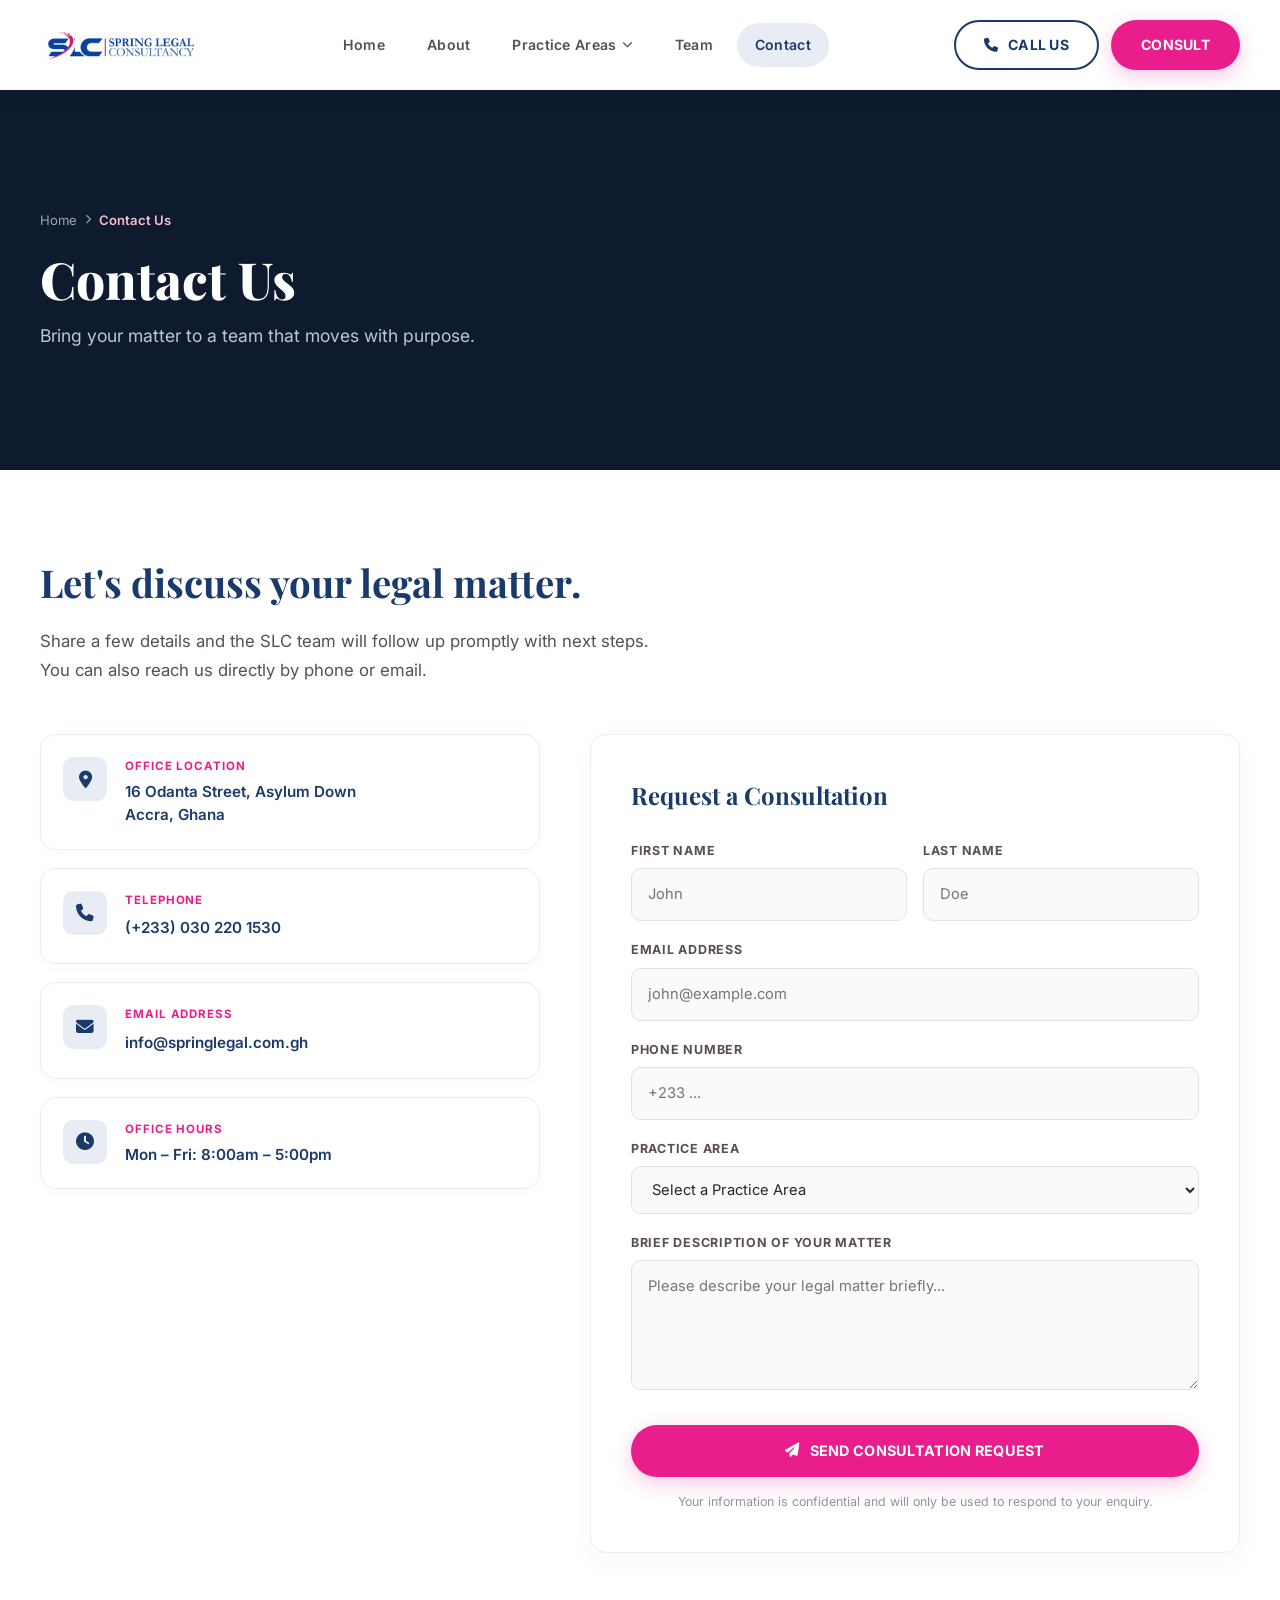
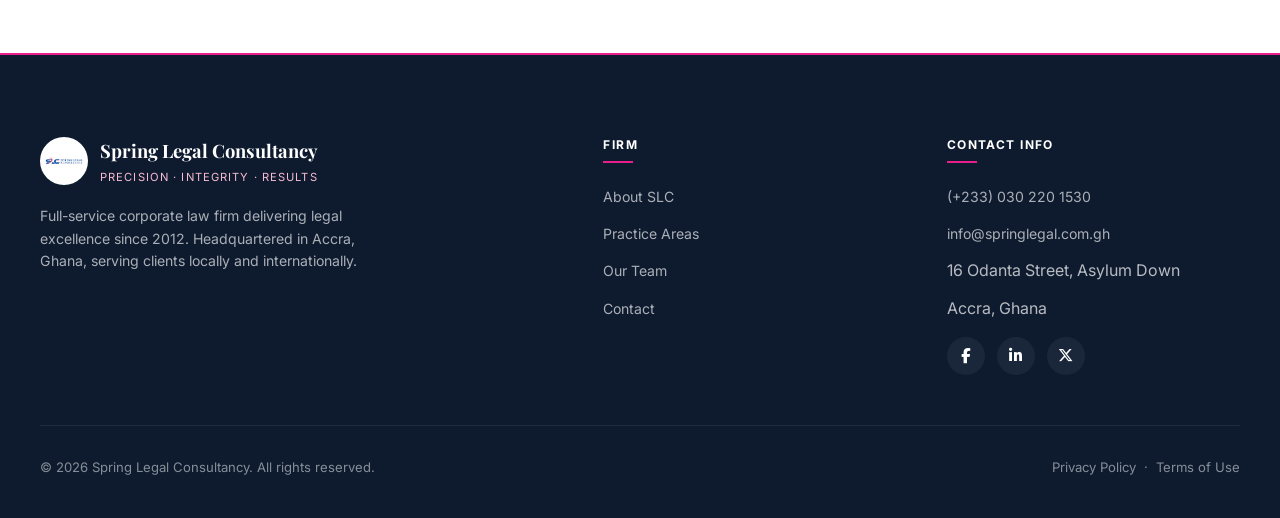
<file: contact.html>
<!DOCTYPE html>
<html lang="en">
<head>
    <meta charset="UTF-8">
    <meta name="viewport" content="width=device-width, initial-scale=1.0, maximum-scale=5.0">
    <meta name="description" content="Contact Spring Legal Consultancy in Accra, Ghana — call, email, or send a consultation request and our team will follow up promptly.">
    <title>Contact Us | Spring Legal Consultancy</title>
    <link rel="shortcut icon" href="logo.png">
    <link rel="preconnect" href="https://fonts.googleapis.com">
    <link rel="preconnect" href="https://fonts.gstatic.com" crossorigin>
    <link href="https://fonts.googleapis.com/css2?family=Playfair+Display:wght@600;700;800&family=Inter:wght@400;500;600;700&display=swap" rel="stylesheet">
    <link rel="stylesheet" href="https://cdnjs.cloudflare.com/ajax/libs/font-awesome/6.5.1/css/all.min.css">
    <link rel="stylesheet" href="practice/practice.css">
    <style>
        .contact-section { padding: 80px 0 100px; }
        .contact-intro { margin-bottom: 50px; }
        .contact-intro h2 { font-size: clamp(1.8rem,3vw,2.4rem); color: var(--navy); margin-bottom: 12px; }
        .contact-intro p { color: var(--gray-600); font-size: 1.05rem; max-width: 620px; }
        .contact-layout { display: grid; grid-template-columns: 1fr 1.3fr; gap: 50px; align-items: start; }
        .info-cards { display: grid; gap: 18px; }
        .info-card { background: var(--white); border-radius: var(--radius-md); padding: 22px; border: 1px solid var(--navy-pale); display: flex; gap: 18px; align-items: flex-start; box-shadow: 0 4px 15px rgba(0,0,0,0.02); transition: transform var(--transition); }
        .info-card:hover { transform: translateY(-2px); }
        .info-icon { width: 44px; height: 44px; border-radius: var(--radius-sm); background: var(--navy-pale); color: var(--navy); display: grid; place-items: center; font-size: 1.1rem; flex-shrink: 0; }
        .info-card h4 { font-size: 0.72rem; font-weight: 700; color: var(--pink); text-transform: uppercase; letter-spacing: 0.08em; margin-bottom: 4px; }
        .info-card p { font-size: 0.95rem; color: var(--navy); font-weight: 600; line-height: 1.5; }
        .info-card a { color: var(--navy); font-weight: 600; font-size: 0.95rem; transition: color var(--transition); }
        .info-card a:hover { color: var(--pink); }
        .contact-form-wrap { background: var(--white); border: 1px solid var(--navy-pale); border-radius: var(--radius-md); padding: 40px; box-shadow: 0 10px 30px rgba(0,0,0,0.03); }
        .contact-form-wrap h3 { font-size: 1.5rem; color: var(--navy); margin-bottom: 24px; }
        .form-group { margin-bottom: 18px; }
        .form-row { display: grid; grid-template-columns: 1fr 1fr; gap: 16px; }
        .form-group label { display: block; font-size: 0.78rem; font-weight: 700; color: var(--gray-600); text-transform: uppercase; letter-spacing: 0.06em; margin-bottom: 7px; }
        input, textarea, select {
            width: 100%; padding: 13px 16px; border: 1.5px solid var(--gray-200);
            border-radius: var(--radius-sm); font: inherit; font-size: 0.92rem;
            color: var(--gray-800); background: var(--gray-50); outline: none;
            transition: all var(--transition);
        }
        input:focus, textarea:focus, select:focus {
            border-color: var(--pink); box-shadow: 0 0 0 4px rgba(233,30,140,0.08); background: var(--white);
        }
        textarea { min-height: 130px; resize: vertical; }
        .submit-btn { width: 100%; margin-top: 8px; height: 52px; font-size: 0.9rem; }
        .form-note { font-size: 0.78rem; color: var(--gray-400); text-align: center; margin-top: 14px; }
        @media (max-width: 1024px) { .contact-layout { grid-template-columns: 1fr; } }
        @media (max-width: 768px) {
            .contact-section { padding: 50px 0 70px; }
            .form-row { grid-template-columns: 1fr; gap: 0; }
            .contact-form-wrap { padding: 26px; }
        }
        /* Plain ampersand — overrides Playfair Display decorative & glyph */
        .plain-amp { font-family: "Inter", Arial, sans-serif; font-style: normal; font-weight: inherit; font-size: inherit; }
    </style>
    <script src="cms-loader.js" defer></script>
</head>
<body>
    <header class="site-header">
        <div class="container">
            <nav class="nav" aria-label="Primary navigation">
                <a class="brand" href="index.html"><img src="logo.png" alt="Spring Legal Consultancy Logo"></a>
                <ul class="nav-links" role="list">
                    <li><a href="index.html">Home</a></li>
                    <li><a href="about.html">About</a></li>
                    <li class="has-dropdown">
                        <a href="practice/aviation-law.html" class="dropdown-toggle">Practice Areas <i class="fa-solid fa-chevron-down dropdown-icon"></i></a>
                        <ul class="dropdown-menu">
                            <li><a href="practice/aviation-law.html">Aviation Law</a></li>
                            <li><a href="practice/corporate-commercial.html">Corporate &amp; Commercial</a></li>
                            <li><a href="practice/dispute-resolution.html">Dispute Resolution</a></li>
                            <li><a href="practice/real-estate-property.html">Real Estate &amp; Property</a></li>
                            <li><a href="practice/private-client-family.html">Private Client &amp; Family</a></li>
                            <li><a href="practice/banking-finance.html">Banking &amp; Finance</a></li>
                            <li><a href="practice/civil-construction.html">Civil Construction</a></li>
                            <li><a href="practice/insurance-claims.html">Insurance Claims</a></li>
                            <li><a href="practice/natural-resources-law.html">Natural Resources Law</a></li>
                        </ul>
                    </li>
                    <li><a href="team.html">Team</a></li>
                    <li><a href="contact.html" class="active">Contact</a></li>
                    <li class="mobile-only-item"><div class="nav-mobile-actions">
                        <a class="btn btn-outline" href="tel:+2330302201530"><i class="fa-solid fa-phone"></i> Call Us</a>
                        <a class="btn btn-primary" href="contact.html">Consult</a>
                    </div></li>
                </ul>
                <div class="nav-actions">
                    <a class="btn btn-outline" href="tel:+2330302201530"><i class="fa-solid fa-phone"></i> Call Us</a>
                    <a class="btn btn-primary" href="contact.html">Consult</a>
                    <button class="menu-toggle" id="menuToggle" aria-label="Toggle mobile menu">
                        <span class="bar"></span><span class="bar"></span><span class="bar"></span><span class="bar"></span>
                    </button>
                </div>
            </nav>
        </div>
    </header>

    <main>
        <section class="page-banner">
            <div class="banner-bg" style="background-image: url('https://images.unsplash.com/photo-1423666639041-f56000c27a9a?auto=format&fit=crop&w=1400&q=80');"></div>
            <div class="banner-overlay">
                <div class="container">
                    <nav class="breadcrumb" aria-label="Breadcrumb">
                        <a href="index.html">Home</a><i class="fa-solid fa-chevron-right"></i>
                        <span>Contact Us</span>
                    </nav>
                    <h1 class="serif banner-title" data-cms="contact_banner_title">Contact Us</h1>
                    <p class="banner-sub" data-cms="contact_banner_sub">Bring your matter to a team that moves with purpose.</p>
                </div>
            </div>
        </section>

        <section class="contact-section">
            <div class="container">
                <div class="contact-intro">
                    <h2 class="serif" data-cms="contact_heading">Let's discuss your legal matter.</h2>
                    <p data-cms="contact_subheading">Share a few details and the SLC team will follow up promptly with next steps. You can also reach us directly by phone or email.</p>
                </div>

                <div class="contact-layout">
                    <div class="info-cards">
                        <div class="info-card">
                            <div class="info-icon"><i class="fa-solid fa-location-dot"></i></div>
                            <div>
                                <h4 data-cms="contact_address_title">Office Location</h4>
                                <p data-cms="contact_address">16 Odanta Street, Asylum Down<br>Accra, Ghana</p>
                            </div>
                        </div>
                        <div class="info-card">
                            <div class="info-icon"><i class="fa-solid fa-phone"></i></div>
                            <div>
                                <h4 data-cms="contact_phone_title">Telephone</h4>
                                <a href="tel:+2330302201530" data-cms="contact_phone">(+233) 030 220 1530</a>
                            </div>
                        </div>
                        <div class="info-card">
                            <div class="info-icon"><i class="fa-solid fa-envelope"></i></div>
                            <div>
                                <h4 data-cms="contact_email_title">Email Address</h4>
                                <a href="mailto:info@springlegal.com.gh" data-cms="contact_email">info@springlegal.com.gh</a>
                            </div>
                        </div>
                        <div class="info-card">
                            <div class="info-icon"><i class="fa-solid fa-clock"></i></div>
                            <div>
                                <h4 data-cms="contact_hours_title">Office Hours</h4>
                                <p data-cms="contact_hours">Mon – Fri: 8:00am – 5:00pm</p>
                            </div>
                        </div>
                    </div>

                    <div class="contact-form-wrap">
                        <h3 class="serif" data-cms="contact_form_title">Request a Consultation</h3>
                        <form action="#" method="post">
                            <div class="form-row">
                                <div class="form-group">
                                    <label for="firstName">First Name</label>
                                    <input type="text" id="firstName" name="first_name" placeholder="John" required>
                                </div>
                                <div class="form-group">
                                    <label for="lastName">Last Name</label>
                                    <input type="text" id="lastName" name="last_name" placeholder="Doe" required>
                                </div>
                            </div>
                            <div class="form-group">
                                <label for="email">Email Address</label>
                                <input type="email" id="email" name="email" placeholder="john@example.com" required>
                            </div>
                            <div class="form-group">
                                <label for="phone">Phone Number</label>
                                <input type="tel" id="phone" name="phone" placeholder="+233 ...">
                            </div>
                            <div class="form-group">
                                <label for="practiceArea">Practice Area</label>
                                <select id="practiceArea" name="practice_area">
                                    <option value="" data-cms="contact_select_default">Select a Practice Area</option>
                                    <option>Aviation Law</option>
                                    <option>Corporate &amp; Commercial</option>
                                    <option>Dispute Resolution</option>
                                    <option>Real Estate &amp; Property</option>
                                    <option>Private Client &amp; Family</option>
                                    <option>Banking &amp; Finance</option>
                                    <option>Civil Construction</option>
                                    <option>Insurance Claims</option>
                                    <option>Natural Resources Law</option>
                                    <option>Other</option>
                                </select>
                            </div>
                            <div class="form-group">
                                <label for="message">Brief Description of Your Matter</label>
                                <textarea id="message" name="message" placeholder="Please describe your legal matter briefly..."></textarea>
                            </div>
                            <button type="submit" class="btn btn-primary submit-btn"><i class="fa-solid fa-paper-plane"></i> <span data-cms="contact_form_btn">Send Consultation Request</span></button>
                            <p class="form-note">Your information is confidential and will only be used to respond to your enquiry.</p>
                        </form>
                    </div>
                </div>
            </div>
        </section>
    </main>

        <!-- --------------------- FOOTER ----------------------- -->
    <footer class="site-footer">
        <div class="container">
            <div class="footer-grid-abdavid">
                <div>
                    <div class="footer-brand">
                        <img src="logo.png" alt="Spring Legal Consultancy Logo">
                        <div>
                            <span class="footer-brand-name">Spring Legal Consultancy</span>
                            <span class="footer-tagline">Precision · Integrity · Results</span>
                        </div>
                    </div>
                    <p class="footer-description" data-cms="footer_description">
                        Full-service corporate law firm delivering legal excellence since 2012.
                        Headquartered in Accra, Ghana, serving clients locally and internationally.
                    </p>
                </div>
                
                <div class="footer-col">
                    <h4>Firm</h4>
                    <ul class="footer-links">
                        <li><a href="about.html">About SLC</a></li>
                        <li><a href="practice/aviation-law.html">Practice Areas</a></li>
                        <li><a href="team.html">Our Team</a></li>
                        <li><a href="contact.html">Contact</a></li>
                    </ul>
                </div>
                
                <div class="footer-col">
                    <h4>Contact Info</h4>
                    <ul class="footer-links">
                        <li><a href="tel:+2330302201530">(+233) 030 220 1530</a></li>
                        <li><a href="mailto:info@springlegal.com.gh">info@springlegal.com.gh</a></li>
                        <li>16 Odanta Street, Asylum Down</li>
                        <li>Accra, Ghana</li>
                    </ul>
                    <div class="footer-socials">
                        <a href="#" class="social-link" aria-label="Facebook"><i class="fa-brands fa-facebook-f"></i></a>
                        <a href="#" class="social-link" aria-label="LinkedIn"><i class="fa-brands fa-linkedin-in"></i></a>
                        <a href="#" class="social-link" aria-label="Twitter"><i class="fa-brands fa-x-twitter"></i></a>
                    </div>
                </div>
            </div>
            
            <div class="footer-bottom">
                <span data-cms="footer_copyright">&copy; 2026 Spring Legal Consultancy. All rights reserved.</span>
                <span>
                    <a href="#">Privacy Policy</a> &nbsp;·&nbsp;
                    <a href="#">Terms of Use</a>
                </span>
            </div>
        </div>
    </footer>
    <button class="back-to-top" id="backToTopBtn" title="Return to the top" onclick="window.scrollTo({top:0,behavior:'smooth'})"><i class="fa-solid fa-arrow-up"></i> Return to Top</button>
    <script>
        const t=document.getElementById('menuToggle'),n=document.querySelector('.nav-links');
        t.addEventListener('click',()=>{t.classList.toggle('active');n.classList.toggle('active');});
        document.querySelectorAll('.has-dropdown').forEach(item=>{
            item.querySelector('.dropdown-toggle').addEventListener('click',e=>{
                if(window.innerWidth<=1024){e.preventDefault();item.classList.toggle('open');}
            });
        });
        document.querySelectorAll('.nav-links a:not(.dropdown-toggle)').forEach(l=>l.addEventListener('click',()=>{t.classList.remove('active');n.classList.remove('active');}));
        const b=document.getElementById('backToTopBtn');
        window.addEventListener('scroll',()=>b.classList.toggle('visible',window.scrollY>300),{passive:true});
    </script>
    
</body>
</html>
</file>
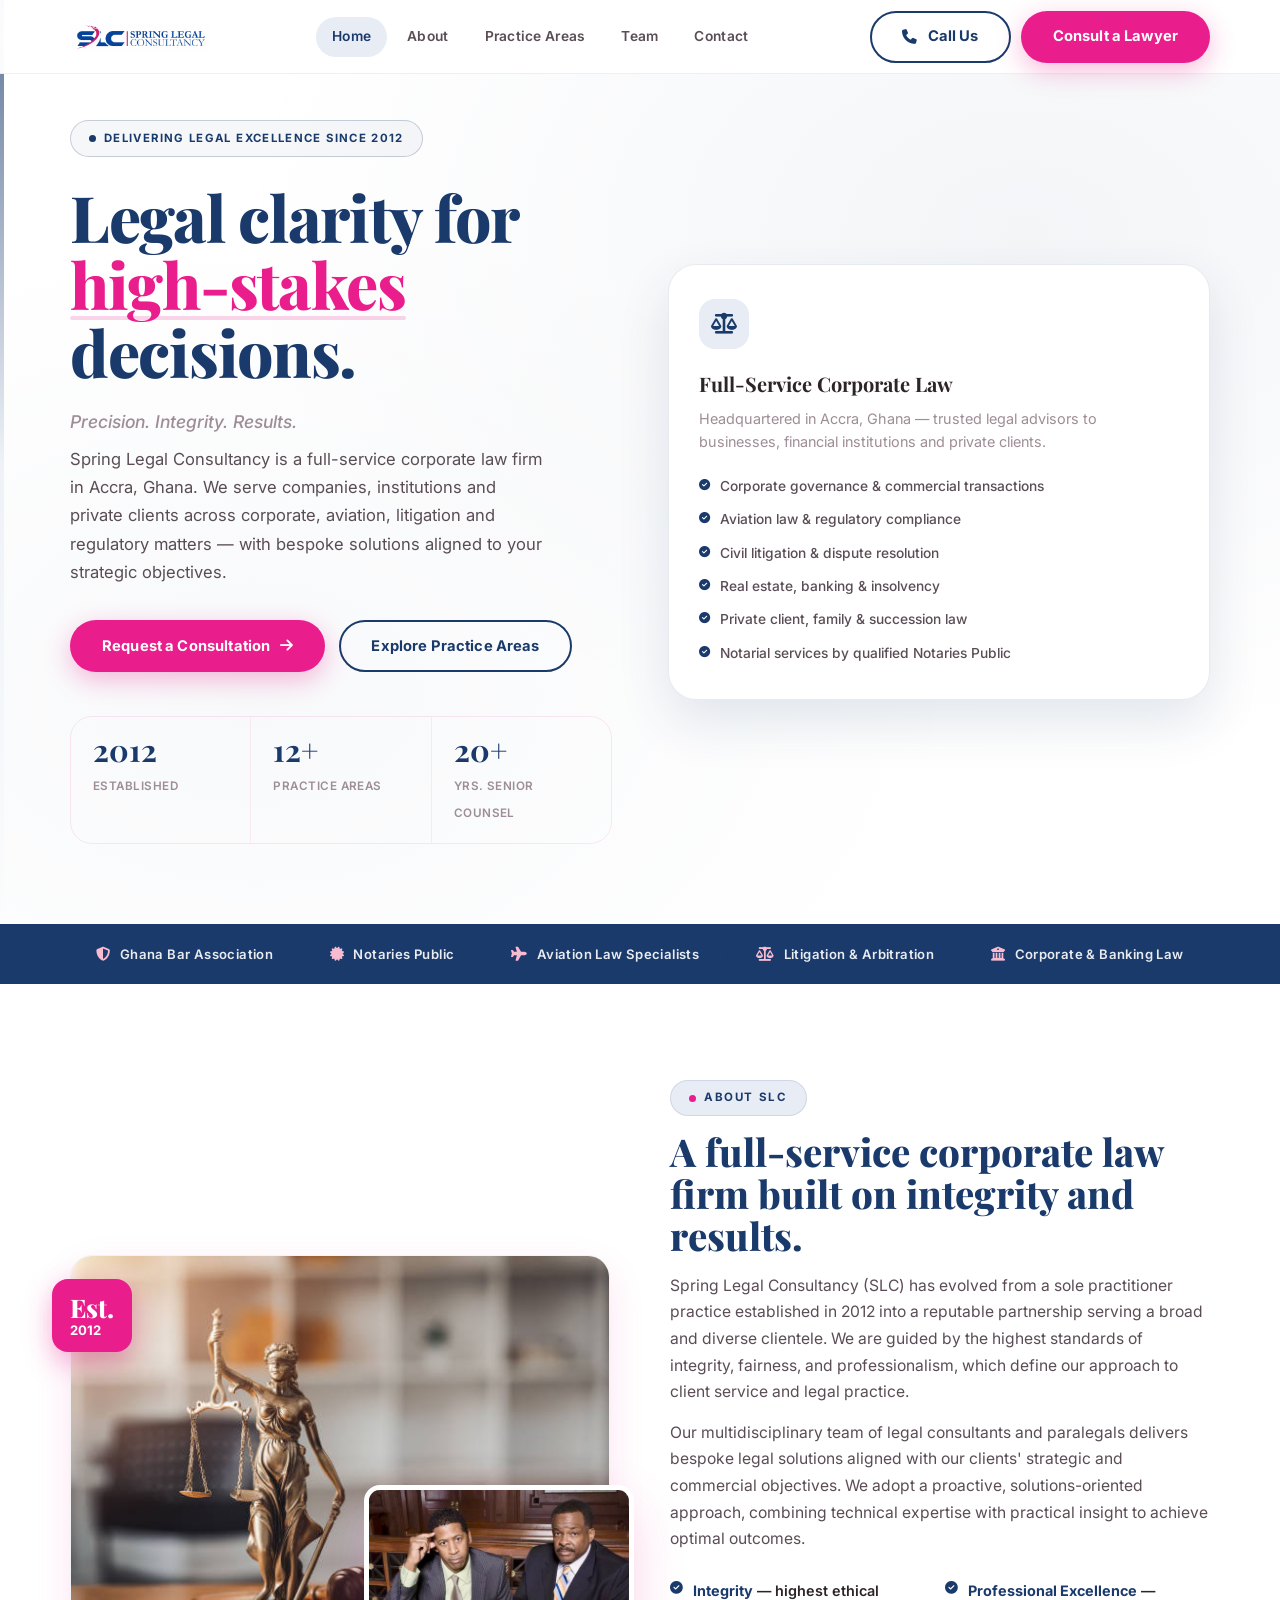
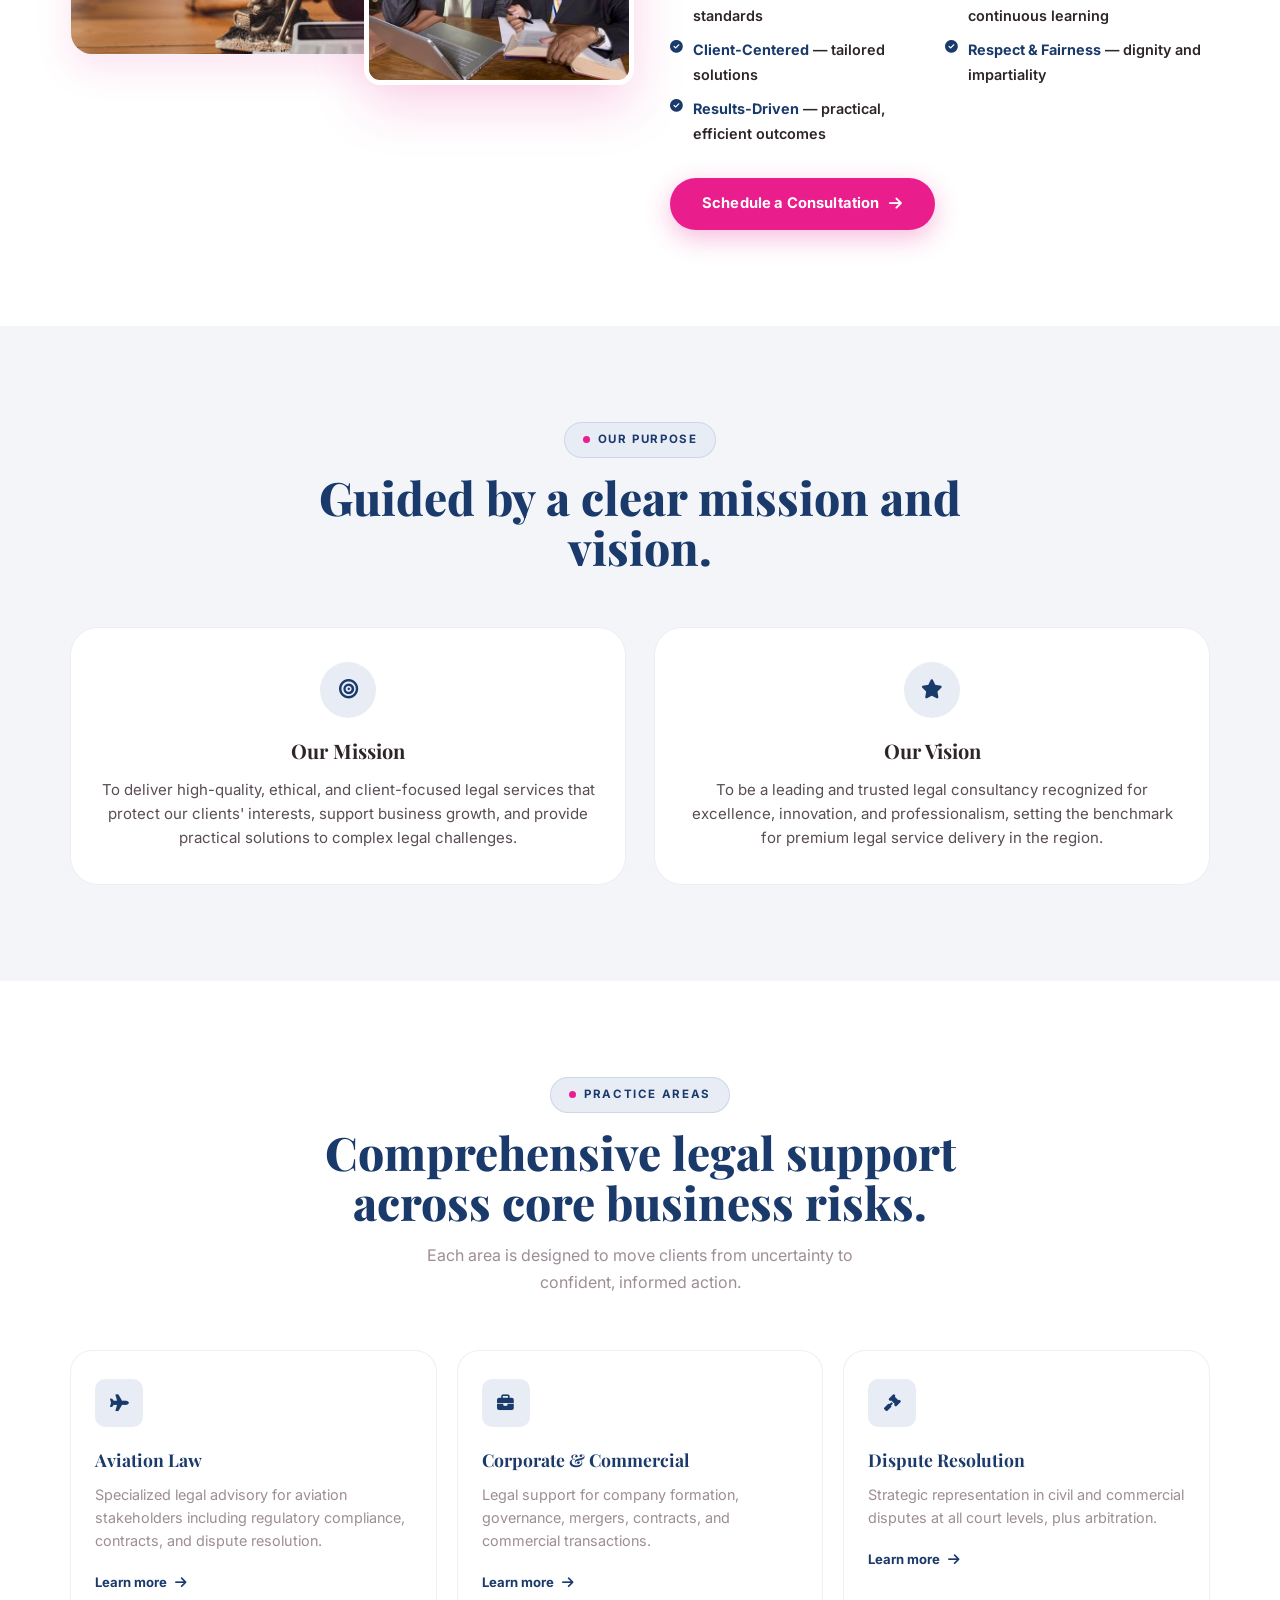
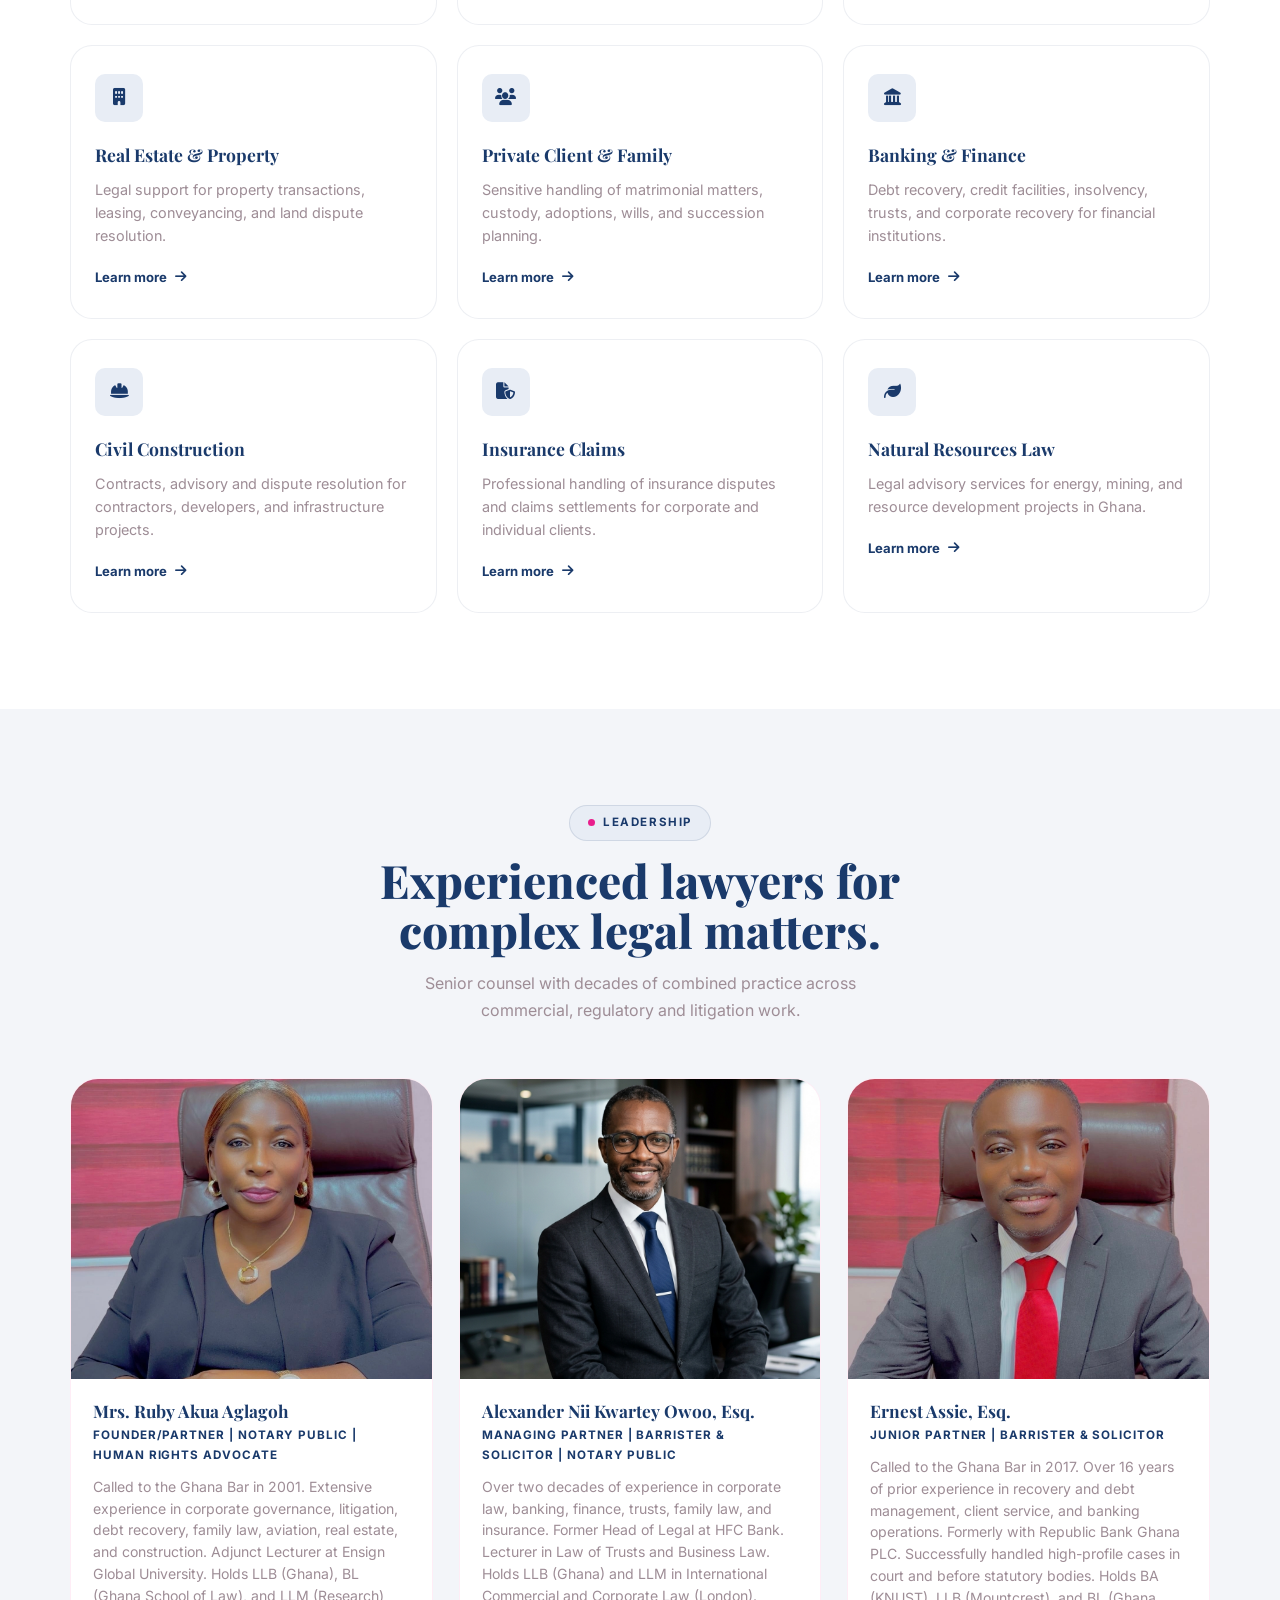
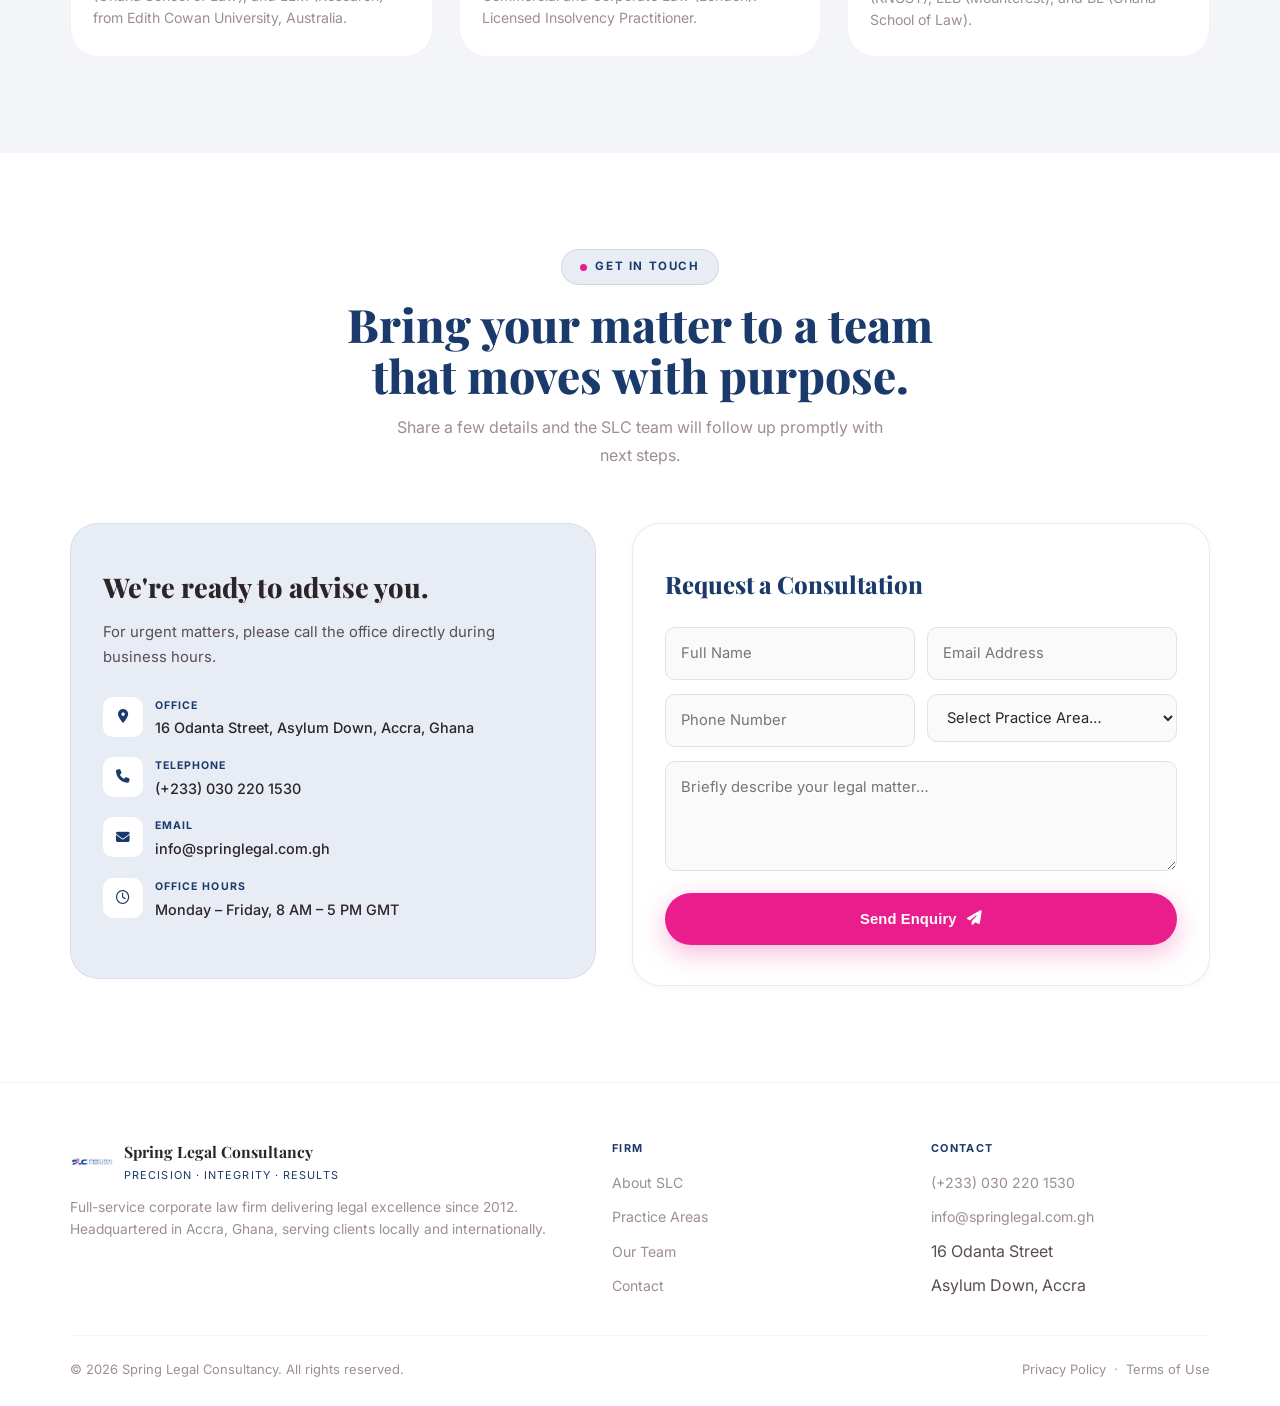
<file: Landing.html>
<!DOCTYPE html>
<html lang="en">

<head>
    <meta charset="UTF-8">
    <meta name="viewport" content="width=device-width, initial-scale=1.0, maximum-scale=5.0, user-scalable=yes">
    <meta name="description"
        content="Spring Legal Consultancy — full-service corporate law firm in Accra, Ghana. Corporate, aviation, litigation, real estate and private client law.">
    <title>Spring Legal Consultancy | Accra, Ghana</title>
    <link rel="shortcut icon" href="logo.png">
    <link rel="preconnect" href="https://fonts.googleapis.com">
    <link rel="preconnect" href="https://fonts.gstatic.com" crossorigin>
    <link
        href="https://fonts.googleapis.com/css2?family=Playfair+Display:wght@600;700;800&family=Inter:wght@400;500;600;700&display=swap"
        rel="stylesheet">
    <link rel="stylesheet" href="https://cdnjs.cloudflare.com/ajax/libs/font-awesome/6.5.1/css/all.min.css">
    <style>
        /* ─── Reset & Design Tokens ──────────────────────────────── */
        *,
        *::before,
        *::after {
            box-sizing: border-box;
            margin: 0;
            padding: 0;
        }

        :root {
            --pink: #e91e8c;
            --pink-dark: #c2185b;
            --pink-light: #f8bbd0;
            --pink-pale: #fce4ec;
            --pink-wash: #fdf2f8;
            --white: #ffffff;
            --gray-50: #fafafa;
            --gray-100: #f5f5f5;
            --gray-200: #e5e0e4;
            --gray-400: #9e8d96;
            --gray-600: #5a4d55;
            --gray-800: #2d2429;
            --navy: #1a3a6b;
            --navy-light: #2a4f8f;
            --navy-pale: #e8edf5;
            --navy-wash: #f3f5f9;
            --navy-text: #1a1a2e;
            --shadow-xs: 0 2px 8px rgba(233, 30, 140, 0.04);
            --shadow-sm: 0 6px 20px rgba(233, 30, 140, 0.07);
            --shadow-md: 0 14px 36px rgba(233, 30, 140, 0.12);
            --shadow-lg: 0 22px 52px rgba(233, 30, 140, 0.18);
            --radius-xs: 6px;
            --radius-sm: 10px;
            --radius-md: 16px;
            --radius-lg: 22px;
            --radius-xl: 28px;
            --radius-full: 9999px;
            --transition: 0.3s cubic-bezier(0.4, 0, 0.2, 1);
            --transition-slow: 0.5s cubic-bezier(0.4, 0, 0.2, 1);
        }

        html {
            scroll-behavior: smooth;
            scroll-padding-top: 80px;
        }

        body {
            font-family: "Inter", Arial, sans-serif;
            color: var(--gray-800);
            background: var(--white);
            line-height: 1.7;
            -webkit-font-smoothing: antialiased;
            overflow-x: hidden;
        }

        img {
            max-width: 100%;
            display: block;
        }

        a {
            color: inherit;
            text-decoration: none;
        }

        .container {
            width: min(1140px, calc(100% - 40px));
            margin: 0 auto;
        }

        /* ─── Typography ─────────────────────────────────────────── */
        .serif {
            font-family: "Playfair Display", Georgia, serif;
        }

        .section-tag {
            display: inline-flex;
            align-items: center;
            gap: 8px;
            font-size: 0.72rem;
            font-weight: 700;
            letter-spacing: 0.14em;
            text-transform: uppercase;
            color: var(--navy);
            margin-bottom: 14px;
            background: var(--navy-pale);
            padding: 7px 18px;
            border-radius: var(--radius-full);
            border: 1px solid rgba(26, 58, 107, 0.12);
        }

        .section-tag::before {
            content: "";
            display: block;
            width: 7px;
            height: 7px;
            border-radius: 50%;
            background: var(--pink);
            flex-shrink: 0;
        }

        /* ─── Buttons ────────────────────────────────────────────── */
        .btn {
            display: inline-flex;
            align-items: center;
            justify-content: center;
            gap: 10px;
            padding: 0 30px;
            height: 52px;
            border-radius: var(--radius-full);
            font-size: 0.92rem;
            font-weight: 700;
            border: 2px solid transparent;
            cursor: pointer;
            transition: all var(--transition);
            white-space: nowrap;
            letter-spacing: 0.01em;
        }

        .btn-primary {
            background: var(--pink);
            color: var(--white);
            box-shadow: 0 8px 26px rgba(233, 30, 140, 0.3);
        }

        .btn-primary:hover {
            background: var(--pink-dark);
            transform: translateY(-3px);
            box-shadow: 0 16px 38px rgba(233, 30, 140, 0.45);
        }

        .btn-outline {
            background: transparent;
            color: var(--navy);
            border-color: var(--navy);
        }

        .btn-outline:hover {
            background: var(--navy);
            color: var(--white);
            transform: translateY(-3px);
            box-shadow: 0 10px 28px rgba(26, 58, 107, 0.28);
        }

        .btn-white {
            background: var(--white);
            color: var(--navy);
            border-color: var(--white);
            box-shadow: var(--shadow-sm);
        }

        .btn-white:hover {
            background: var(--navy-pale);
            border-color: var(--navy-pale);
            transform: translateY(-3px);
            box-shadow: var(--shadow-md);
        }

        /* ─── Header ─────────────────────────────────────────────── */
        .site-header {
            position: fixed;
            inset: 0 0 auto;
            z-index: 100;
            height: 74px;
            background: rgba(255, 255, 255, 0.95);
            border-bottom: 1px solid rgba(26, 58, 107, 0.08);
            backdrop-filter: blur(18px);
            transition: box-shadow var(--transition);
        }

        .site-header.scrolled {
            box-shadow: 0 2px 20px rgba(26, 58, 107, 0.06);
        }

        .nav {
            height: 74px;
            display: flex;
            align-items: center;
            justify-content: space-between;
            gap: 20px;
        }

        .brand {
            display: flex;
            align-items: center;
            flex-shrink: 0;
        }

        .brand img {
            width: 140px;
            height: 44px;
            object-fit: contain;
            transition: transform var(--transition);
        }

        .brand:hover img {
            transform: scale(1.06);
        }

        .brand-text {
            display: none;
        }

        .nav-links {
            display: flex;
            list-style: none;
            gap: 4px;
        }

        .nav-links a {
            display: inline-flex;
            align-items: center;
            height: 40px;
            padding: 0 16px;
            border-radius: var(--radius-full);
            color: var(--gray-600);
            font-size: 0.86rem;
            font-weight: 600;
            letter-spacing: 0.02em;
            transition: all var(--transition);
        }

        .nav-links a:hover,
        .nav-links a.active {
            color: var(--navy);
            background: var(--navy-pale);
        }

        .nav-actions {
            display: flex;
            gap: 10px;
            align-items: center;
        }

        /* ─── Hero ───────────────────────────────────────────────── */
        .hero {
            min-height: 100vh;
            padding: 120px 0 80px;
            display: flex;
            align-items: center;
            position: relative;
            overflow: hidden;
            background: var(--white);
        }

        .hero-bg {
            position: absolute;
            inset: 0;
            background:
                radial-gradient(ellipse at 80% 25%, rgba(26, 58, 107, 0.05) 0%, transparent 55%),
                radial-gradient(ellipse at 20% 75%, rgba(26, 58, 107, 0.03) 0%, transparent 50%);
            pointer-events: none;
        }

        .hero-accent-line {
            position: absolute;
            top: 0;
            left: 0;
            width: 4px;
            height: 100%;
            background: linear-gradient(to bottom, var(--navy), var(--navy-pale), transparent);
            opacity: 0.7;
        }

        .hero-inner {
            position: relative;
            z-index: 1;
            display: grid;
            grid-template-columns: 1fr 1fr;
            gap: 56px;
            align-items: center;
        }

        .hero-content {
            animation: fadeSlideUp 0.8s ease both;
        }

        .hero-badge {
            display: inline-flex;
            align-items: center;
            gap: 8px;
            padding: 8px 18px;
            border: 1px solid rgba(26, 58, 107, 0.22);
            border-radius: var(--radius-full);
            background: rgba(26, 58, 107, 0.04);
            font-size: 0.71rem;
            font-weight: 700;
            letter-spacing: 0.12em;
            text-transform: uppercase;
            color: var(--navy);
            margin-bottom: 26px;
        }

        .hero-badge .dot {
            width: 7px;
            height: 7px;
            border-radius: 50%;
            background: var(--navy);
            animation: pulse 2s infinite;
        }

        @keyframes pulse {

            0%,
            100% {
                box-shadow: 0 0 0 0 rgba(26, 58, 107, 0.4);
            }

            50% {
                box-shadow: 0 0 0 10px rgba(233, 30, 140, 0);
            }
        }

        .hero h1 {
            font-family: "Playfair Display", serif;
            font-size: clamp(2.5rem, 5vw, 4.8rem);
            font-weight: 800;
            line-height: 1.05;
            letter-spacing: -0.02em;
            color: var(--navy);
            margin-bottom: 22px;
        }

        .hero h1 .highlight {
            color: var(--pink);
            position: relative;
        }

        .hero h1 .highlight::after {
            content: "";
            position: absolute;
            bottom: 6px;
            left: 0;
            right: 0;
            height: 4px;
            background: rgba(233, 30, 140, 0.18);
            border-radius: 2px;
        }

        .hero-tagline {
            font-size: 1.1rem;
            color: var(--gray-400);
            font-weight: 500;
            margin-bottom: 8px;
            font-style: italic;
        }

        .hero-description {
            font-size: 1.04rem;
            color: var(--gray-600);
            max-width: 480px;
            margin-bottom: 34px;
            line-height: 1.7;
        }

        .hero-ctas {
            display: flex;
            flex-wrap: wrap;
            gap: 14px;
            margin-bottom: 44px;
        }

        .hero-stats {
            display: flex;
            gap: 0;
            border: 1px solid rgba(233, 30, 140, 0.1);
            border-radius: var(--radius-lg);
            overflow: hidden;
        }

        .hero-stat {
            flex: 1;
            padding: 18px 22px;
            border-right: 1px solid rgba(233, 30, 140, 0.08);
            transition: background var(--transition);
        }

        .hero-stat:last-child {
            border-right: none;
        }

        .hero-stat:hover {
            background: var(--navy-pale);
        }

        .hero-stat strong {
            display: block;
            font-family: "Playfair Display", serif;
            font-size: 1.9rem;
            color: var(--navy);
            line-height: 1;
            margin-bottom: 5px;
        }

        .hero-stat span {
            font-size: 0.73rem;
            color: var(--gray-400);
            font-weight: 600;
            letter-spacing: 0.04em;
            text-transform: uppercase;
        }

        .hero-visual {
            animation: fadeSlideUp 0.9s ease 0.2s both;
        }

        .hero-card {
            background: var(--white);
            border: 1px solid rgba(26, 58, 107, 0.1);
            border-radius: var(--radius-xl);
            padding: 34px 30px;
            box-shadow: 0 22px 52px rgba(26, 58, 107, 0.12);
            transition: transform var(--transition), box-shadow var(--transition);
        }

        .hero-card:hover {
            transform: translateY(-6px);
            box-shadow: 0 28px 56px rgba(26, 58, 107, 0.18);
        }

        .hero-card-icon {
            width: 50px;
            height: 50px;
            border-radius: var(--radius-md);
            background: var(--navy-pale);
            display: grid;
            place-items: center;
            font-size: 1.3rem;
            color: var(--navy);
            margin-bottom: 18px;
        }

        .hero-card h3 {
            font-family: "Playfair Display", serif;
            font-size: 1.25rem;
            font-weight: 700;
            color: var(--gray-800);
            margin-bottom: 6px;
        }

        .hero-card p {
            color: var(--gray-400);
            font-size: 0.9rem;
            margin-bottom: 22px;
            line-height: 1.6;
        }

        .hero-card-list {
            list-style: none;
            display: grid;
            gap: 10px;
        }

        .hero-card-list li {
            display: flex;
            align-items: flex-start;
            gap: 10px;
            font-size: 0.86rem;
            color: var(--gray-600);
            font-weight: 500;
        }

        .hero-card-list li i {
            color: var(--navy);
            font-size: 0.7rem;
            margin-top: 5px;
            flex-shrink: 0;
        }

        /* ─── Trust Bar ──────────────────────────────────────────── */
        .trust-bar {
            background: var(--navy);
            padding: 18px 0;
            border-top: 1px solid rgba(26, 58, 107, 0.15);
            border-bottom: 1px solid rgba(26, 58, 107, 0.15);
        }

        .trust-inner {
            display: flex;
            align-items: center;
            gap: 28px;
            flex-wrap: wrap;
            justify-content: center;
        }

        .trust-item {
            display: flex;
            align-items: center;
            gap: 9px;
            color: rgba(255, 255, 255, 0.9);
            font-size: 0.82rem;
            font-weight: 600;
            letter-spacing: 0.03em;
        }

        .trust-item i {
            color: var(--pink-light);
            font-size: 0.88rem;
        }

        .trust-sep {
            width: 1px;
            height: 18px;
            background: rgba(26, 58, 107, 0.15);
            flex-shrink: 0;
        }

        /* ─── Sections ───────────────────────────────────────────── */
        .section {
            padding: 96px 0;
        }

        .section-light {
            background: var(--navy-wash);
        }

        .section-white {
            background: var(--white);
        }

        .section-head {
            max-width: 660px;
            margin: 0 auto 54px;
            text-align: center;
        }

        .section-head h2 {
            font-family: "Playfair Display", serif;
            font-size: clamp(1.8rem, 3.6vw, 3rem);
            font-weight: 800;
            color: var(--navy);
            line-height: 1.1;
            margin-bottom: 14px;
        }

        .section-head p {
            color: var(--gray-400);
            font-size: 1rem;
            max-width: 500px;
            margin: 0 auto;
        }

        /* ─── About ──────────────────────────────────────────────── */
        .about-grid {
            display: grid;
            grid-template-columns: 1fr 1fr;
            gap: 60px;
            align-items: center;
        }

        .about-image-wrapper {
            position: relative;
        }

        .about-main-img {
            width: 100%;
            height: 400px;
            object-fit: cover;
            border-radius: var(--radius-lg);
            box-shadow: var(--shadow-md);
            border: 1px solid rgba(26, 58, 107, 0.06);
        }

        .about-accent-img {
            position: absolute;
            width: 50%;
            height: 200px;
            object-fit: cover;
            border-radius: var(--radius-md);
            border: 5px solid var(--white);
            box-shadow: var(--shadow-lg);
            bottom: -30px;
            right: -24px;
        }

        .about-badge {
            position: absolute;
            top: 24px;
            left: -18px;
            background: var(--pink);
            color: var(--white);
            padding: 13px 18px;
            border-radius: var(--radius-md);
            box-shadow: 0 10px 28px rgba(233, 30, 140, 0.35);
            font-size: 0.82rem;
            font-weight: 700;
            line-height: 1.2;
        }

        .about-badge strong {
            display: block;
            font-family: "Playfair Display", serif;
            font-size: 1.6rem;
            font-weight: 800;
        }

        .about-content h2 {
            font-family: "Playfair Display", serif;
            font-size: clamp(1.7rem, 3vw, 2.6rem);
            font-weight: 800;
            color: var(--navy);
            line-height: 1.1;
            margin-bottom: 16px;
        }

        .about-content p {
            color: var(--gray-600);
            margin-bottom: 14px;
            font-size: 0.98rem;
        }

        .values-grid {
            display: grid;
            grid-template-columns: 1fr 1fr;
            gap: 10px;
            margin: 26px 0 32px;
        }

        .value-item {
            display: flex;
            align-items: flex-start;
            gap: 10px;
            font-size: 0.9rem;
            font-weight: 600;
            color: var(--gray-800);
        }

        .value-item i {
            margin-top: 3px;
            color: var(--navy);
            font-size: 0.8rem;
            flex-shrink: 0;
        }

        .value-item strong {
            color: var(--navy);
        }

        /* ─── Services ───────────────────────────────────────────── */
        .services-grid {
            display: grid;
            grid-template-columns: repeat(3, 1fr);
            gap: 20px;
        }

        .service-card {
            background: var(--white);
            border: 1px solid rgba(26, 58, 107, 0.08);
            border-radius: var(--radius-lg);
            padding: 28px 24px;
            transition: all var(--transition);
            position: relative;
            overflow: hidden;
        }

        .service-card::before {
            content: "";
            position: absolute;
            top: 0;
            left: 0;
            right: 0;
            height: 3px;
            background: var(--pink);
            opacity: 0;
            transition: opacity var(--transition);
        }

        .service-card:hover {
            transform: translateY(-6px);
            box-shadow: 0 22px 52px rgba(26, 58, 107, 0.14);
            border-color: rgba(26, 58, 107, 0.2);
        }

        .service-card:hover::before {
            opacity: 1;
        }

        .service-icon {
            width: 48px;
            height: 48px;
            border-radius: var(--radius-sm);
            background: var(--navy-pale);
            display: grid;
            place-items: center;
            font-size: 1.05rem;
            color: var(--navy);
            margin-bottom: 18px;
            transition: all var(--transition);
        }

        .service-card:hover .service-icon {
            background: var(--navy);
            color: var(--white);
            transform: scale(1.05);
        }

        .service-card h3 {
            font-family: "Playfair Display", serif;
            font-size: 1.1rem;
            font-weight: 700;
            color: var(--navy);
            margin-bottom: 8px;
        }

        .service-card p {
            color: var(--gray-400);
            font-size: 0.9rem;
            margin-bottom: 16px;
            line-height: 1.6;
        }

        .service-link {
            display: inline-flex;
            align-items: center;
            gap: 8px;
            font-size: 0.82rem;
            font-weight: 700;
            color: var(--navy);
            transition: gap var(--transition);
        }

        .service-link:hover {
            gap: 12px;
            color: var(--navy-light);
        }

        /* ─── Mission/Vision ─────────────────────────────────────── */
        .mv-grid {
            display: grid;
            grid-template-columns: 1fr 1fr;
            gap: 28px;
        }

        .mv-card {
            background: var(--white);
            border: 1px solid rgba(26, 58, 107, 0.08);
            border-radius: var(--radius-xl);
            padding: 34px 30px;
            text-align: center;
            transition: all var(--transition);
        }

        .mv-card:hover {
            transform: translateY(-4px);
            box-shadow: var(--shadow-lg);
        }

        .mv-icon {
            width: 56px;
            height: 56px;
            border-radius: 50%;
            background: var(--navy-pale);
            display: grid;
            place-items: center;
            margin: 0 auto 16px;
            font-size: 1.2rem;
            color: var(--navy);
        }

        .mv-card h3 {
            font-family: "Playfair Display", serif;
            font-size: 1.25rem;
            font-weight: 700;
            color: var(--gray-800);
            margin-bottom: 10px;
        }

        .mv-card p {
            color: var(--gray-600);
            font-size: 0.94rem;
            line-height: 1.6;
        }

        /* ─── Team ───────────────────────────────────────────────── */
        .team-grid {
            display: grid;
            grid-template-columns: repeat(3, 1fr);
            gap: 26px;
        }

        .team-card {
            background: var(--white);
            border-radius: var(--radius-xl);
            overflow: hidden;
            border: 1px solid rgba(233, 30, 140, 0.08);
            transition: all var(--transition);
        }

        .team-card:hover {
            transform: translateY(-6px);
            box-shadow: var(--shadow-lg);
        }

        .team-img-wrap {
            position: relative;
            overflow: hidden;
            background: var(--navy-pale);
        }

        .team-img-wrap img {
            width: 100%;
            height: 300px;
            object-fit: cover;
            transition: transform 0.5s ease;
        }

        .team-card:hover .team-img-wrap img {
            transform: scale(1.05);
        }

        .team-body {
            padding: 22px 22px 26px;
        }

        .team-body h3 {
            font-family: "Playfair Display", serif;
            font-size: 1.08rem;
            font-weight: 700;
            color: var(--navy);
            margin-bottom: 4px;
            line-height: 1.2;
        }

        .team-role {
            display: block;
            font-size: 0.73rem;
            font-weight: 700;
            letter-spacing: 0.08em;
            text-transform: uppercase;
            color: var(--navy);
            margin-bottom: 10px;
        }

        .team-body p {
            color: var(--gray-400);
            font-size: 0.88rem;
            line-height: 1.55;
        }

        /* ─── Contact ────────────────────────────────────────────── */
        .contact-grid {
            display: grid;
            grid-template-columns: 1fr 1.1fr;
            gap: 36px;
            align-items: start;
        }

        .contact-info {
            background: var(--navy-pale);
            border-radius: var(--radius-xl);
            padding: 40px 32px;
            border: 1px solid rgba(26, 58, 107, 0.08);
        }

        .contact-info h2 {
            font-family: "Playfair Display", serif;
            font-size: 1.7rem;
            font-weight: 800;
            color: var(--gray-800);
            margin-bottom: 10px;
        }

        .contact-info>p {
            color: var(--gray-600);
            font-size: 0.93rem;
            margin-bottom: 26px;
        }

        .contact-detail-item {
            display: flex;
            gap: 12px;
            align-items: flex-start;
            margin-bottom: 16px;
        }

        .contact-icon {
            width: 40px;
            height: 40px;
            border-radius: var(--radius-sm);
            background: var(--white);
            display: grid;
            place-items: center;
            color: var(--navy);
            font-size: 0.85rem;
            flex-shrink: 0;
        }

        .contact-detail-label {
            font-size: 0.66rem;
            font-weight: 700;
            letter-spacing: 0.1em;
            text-transform: uppercase;
            color: var(--navy);
            margin-bottom: 2px;
        }

        .contact-detail-value {
            font-size: 0.9rem;
            color: var(--gray-800);
            font-weight: 500;
        }

        .contact-form {
            background: var(--white);
            border: 1px solid rgba(26, 58, 107, 0.1);
            border-radius: var(--radius-xl);
            padding: 40px 32px;
            box-shadow: var(--shadow-xs);
        }

        .contact-form h2 {
            font-family: "Playfair Display", serif;
            font-size: 1.5rem;
            font-weight: 800;
            color: var(--navy);
            margin-bottom: 22px;
        }

        .form-group {
            margin-bottom: 14px;
        }

        .form-row {
            display: grid;
            grid-template-columns: 1fr 1fr;
            gap: 12px;
        }

        input,
        textarea,
        select {
            width: 100%;
            padding: 13px 15px;
            border: 1.5px solid var(--gray-200);
            border-radius: var(--radius-sm);
            font: inherit;
            font-size: 0.92rem;
            color: var(--gray-800);
            background: var(--gray-50);
            outline: none;
            transition: all var(--transition);
        }

        input:focus,
        textarea:focus,
        select:focus {
            border-color: var(--navy);
            box-shadow: 0 0 0 4px rgba(26, 58, 107, 0.06);
            background: var(--white);
        }

        textarea {
            min-height: 110px;
            resize: vertical;
        }

        /* ─── Footer ─────────────────────────────────────────────── */
        .site-footer {
            background: var(--white);
            border-top: 1px solid rgba(233, 30, 140, 0.08);
            padding: 56px 0 26px;
            color: var(--gray-600);
        }

        .footer-grid {
            display: grid;
            grid-template-columns: 1.8fr 1fr 1fr;
            gap: 40px;
            padding-bottom: 36px;
            border-bottom: 1px solid rgba(233, 30, 140, 0.06);
        }

        .footer-brand {
            display: flex;
            align-items: center;
            gap: 10px;
            margin-bottom: 12px;
        }

        .footer-brand img {
            width: 44px;
            height: 44px;
            object-fit: contain;
        }

        .footer-brand-name {
            font-family: "Playfair Display", serif;
            font-weight: 700;
            font-size: 0.98rem;
            color: var(--gray-800);
        }

        .footer-tagline {
            display: block;
            font-size: 0.68rem;
            letter-spacing: 0.1em;
            text-transform: uppercase;
            color: var(--navy);
        }

        .footer-description {
            font-size: 0.86rem;
            color: var(--gray-400);
            line-height: 1.6;
        }

        .footer-col h4 {
            font-size: 0.68rem;
            font-weight: 700;
            letter-spacing: 0.12em;
            text-transform: uppercase;
            color: var(--navy);
            margin-bottom: 12px;
        }

        .footer-links {
            list-style: none;
            display: grid;
            gap: 7px;
        }

        .footer-links a {
            font-size: 0.88rem;
            color: var(--gray-400);
            transition: color var(--transition);
        }

        .footer-links a:hover {
            color: var(--navy);
        }

        .footer-bottom {
            padding-top: 22px;
            display: flex;
            align-items: center;
            justify-content: space-between;
            flex-wrap: wrap;
            gap: 12px;
            font-size: 0.81rem;
            color: var(--gray-400);
        }

        .footer-bottom a {
            color: var(--gray-400);
            transition: color var(--transition);
        }

        .footer-bottom a:hover {
            color: var(--navy);
        }

        /* ─── Animations ─────────────────────────────────────────── */
        .reveal {
            opacity: 0;
            transform: translateY(28px);
            transition: opacity 0.7s ease, transform 0.7s ease;
        }

        .reveal.in {
            opacity: 1;
            transform: translateY(0);
        }

        @keyframes fadeSlideUp {
            from {
                opacity: 0;
                transform: translateY(28px);
            }

            to {
                opacity: 1;
                transform: translateY(0);
            }
        }

        /* ─── Responsive ─────────────────────────────────────────── */
        @media (max-width: 1020px) {
            .hero-inner {
                grid-template-columns: 1fr;
                gap: 40px;
            }

            .hero-visual {
                max-width: 460px;
                margin: 0 auto;
            }

            .about-grid,
            .contact-grid {
                grid-template-columns: 1fr;
            }

            .services-grid,
            .team-grid {
                grid-template-columns: 1fr 1fr;
            }

            .mv-grid {
                grid-template-columns: 1fr;
            }

            .footer-grid {
                grid-template-columns: 1fr 1fr;
            }

            .nav-links,
            .nav-actions .btn-outline {
                display: none;
            }

            .about-accent-img {
                right: -12px;
            }

            .about-badge {
                left: -8px;
            }

            .values-grid {
                grid-template-columns: 1fr;
            }
        }

        @media (max-width: 680px) {
            .container {
                width: min(100% - 26px, 1140px);
            }

            .hero {
                padding: 100px 0 56px;
            }

            .hero h1 {
                font-size: clamp(2rem, 10vw, 3rem);
            }

            .hero-stats {
                flex-direction: column;
            }

            .hero-stat {
                border-right: none;
                border-bottom: 1px solid rgba(233, 30, 140, 0.08);
            }

            .hero-stat:last-child {
                border-bottom: none;
            }

            .services-grid,
            .team-grid,
            .footer-grid,
            .form-row {
                grid-template-columns: 1fr;
            }

            .section {
                padding: 60px 0;
            }

            .about-accent-img {
                position: static;
                width: 100%;
                height: 160px;
                margin-top: 10px;
                border: none;
            }

            .about-badge {
                top: 8px;
                left: 6px;
            }

            .trust-sep {
                display: none;
            }

            .trust-inner {
                gap: 12px;
            }

            .footer-bottom {
                flex-direction: column;
                text-align: center;
            }
        }

        @media (prefers-reduced-motion: reduce) {

            *,
            *::before,
            *::after {
                animation-duration: 0.01ms !important;
                transition-duration: 0.01ms !important;
            }
        }
    </style>
</head>

<body>

    <!-- ═════════════════════ HEADER ═════════════════════ -->
    <header class="site-header" id="siteHeader">
        <div class="container">
            <nav class="nav" aria-label="Primary navigation">
                <a class="brand" href="#home" aria-label="Spring Legal Consultancy - Home">
                    <img src="logo.png" alt="Spring Legal Consultancy Logo">
                </a>
                <ul class="nav-links" role="list">
                    <li><a href="#home" class="active">Home</a></li>
                    <li><a href="#about">About</a></li>
                    <li><a href="#services">Practice Areas</a></li>
                    <li><a href="#team">Team</a></li>
                    <li><a href="#contact">Contact</a></li>
                </ul>
                <div class="nav-actions">
                    <a class="btn btn-outline" href="tel:+2330302201530">
                        <i class="fa-solid fa-phone"></i> Call Us
                    </a>
                    <a class="btn btn-primary" href="#contact">Consult a Lawyer</a>
                </div>
            </nav>
        </div>
    </header>

    <main>
        <!-- ═════════════════════ HERO ═══════════════════════ -->
        <section id="home" class="hero" aria-label="Hero section">
            <div class="hero-bg" aria-hidden="true"></div>
            <div class="hero-accent-line" aria-hidden="true"></div>
            <div class="container">
                <div class="hero-inner">
                    <div class="hero-content">
                        <div class="hero-badge" data-cms="hero_badge">
                            <span class="dot" aria-hidden="true"></span>
                            Delivering Legal Excellence Since 2012
                        </div>
                        <h1 data-cms="hero_title">Legal clarity for<br><span
                                class="highlight">high-stakes</span><br>decisions.</h1>
                        <p class="hero-tagline" data-cms="hero_tagline">Precision. Integrity. Results.</p>
                        <p class="hero-description" data-cms="hero_description">
                            Spring Legal Consultancy is a full-service corporate law firm in Accra, Ghana. We serve
                            companies,
                            institutions and private clients across corporate, aviation, litigation and regulatory
                            matters —
                            with bespoke solutions aligned to your strategic objectives.
                        </p>
                        <div class="hero-ctas">
                            <a class="btn btn-primary" href="#contact">
                                Request a Consultation <i class="fa-solid fa-arrow-right"></i>
                            </a>
                            <a class="btn btn-outline" href="#services">
                                Explore Practice Areas
                            </a>
                        </div>
                        <div class="hero-stats">
                            <div class="hero-stat">
                                <strong data-cms="hero_stat_1_value">2012</strong>
                                <span data-cms="hero_stat_1_label">Established</span>
                            </div>
                            <div class="hero-stat">
                                <strong data-cms="hero_stat_2_value">12+</strong>
                                <span data-cms="hero_stat_2_label">Practice Areas</span>
                            </div>
                            <div class="hero-stat">
                                <strong data-cms="hero_stat_3_value">20+</strong>
                                <span data-cms="hero_stat_3_label">Yrs. Senior Counsel</span>
                            </div>
                        </div>
                    </div>
                    <div class="hero-visual">
                        <div class="hero-card">
                            <div class="hero-card-icon">
                                <i class="fa-solid fa-scale-balanced"></i>
                            </div>
                            <h3 data-cms="hero_card_title">Full-Service Corporate Law</h3>
                            <p data-cms="hero_card_desc">Headquartered in Accra, Ghana — trusted legal advisors to
                                businesses, financial
                                institutions and private clients.</p>
                            <ul class="hero-card-list">
                                <li><i class="fa-solid fa-check-circle"></i> Corporate governance & commercial
                                    transactions</li>
                                <li><i class="fa-solid fa-check-circle"></i> Aviation law & regulatory compliance</li>
                                <li><i class="fa-solid fa-check-circle"></i> Civil litigation & dispute resolution</li>
                                <li><i class="fa-solid fa-check-circle"></i> Real estate, banking & insolvency</li>
                                <li><i class="fa-solid fa-check-circle"></i> Private client, family & succession law
                                </li>
                                <li><i class="fa-solid fa-check-circle"></i> Notarial services by qualified Notaries
                                    Public</li>
                            </ul>
                        </div>
                    </div>
                </div>
            </div>
        </section>

        <!-- ═════════════════════ TRUST BAR ═══════════════════ -->
        <div class="trust-bar" aria-label="Firm credentials">
            <div class="container">
                <div class="trust-inner">
                    <div class="trust-item">
                        <i class="fa-solid fa-shield-halved"></i> Ghana Bar Association
                    </div>
                    <div class="trust-sep" aria-hidden="true"></div>
                    <div class="trust-item">
                        <i class="fa-solid fa-certificate"></i> Notaries Public
                    </div>
                    <div class="trust-sep" aria-hidden="true"></div>
                    <div class="trust-item">
                        <i class="fa-solid fa-plane"></i> Aviation Law Specialists
                    </div>
                    <div class="trust-sep" aria-hidden="true"></div>
                    <div class="trust-item">
                        <i class="fa-solid fa-scale-balanced"></i> Litigation & Arbitration
                    </div>
                    <div class="trust-sep" aria-hidden="true"></div>
                    <div class="trust-item">
                        <i class="fa-solid fa-building-columns"></i> Corporate & Banking Law
                    </div>
                </div>
            </div>
        </div>

        <!-- ═════════════════════ ABOUT ═══════════════════════ -->
        <section id="about" class="section section-white">
            <div class="container">
                <div class="about-grid">
                    <div class="about-image-wrapper reveal">
                        <img class="about-main-img" src="img/content/about-04.jpg"
                            alt="Spring Legal Consultancy office">
                        <img class="about-accent-img" src="img/content/about-05.jpg" alt="Legal strategy discussion">
                        <div class="about-badge">
                            <strong>Est.</strong> 2012
                        </div>
                    </div>
                    <div class="about-content reveal">
                        <span class="section-tag">About SLC</span>
                        <h2 data-cms="about_heading">A full-service corporate law firm built on integrity and results.
                        </h2>
                        <p data-cms="about_para_1">
                            Spring Legal Consultancy (SLC) has evolved from a sole practitioner practice established in
                            2012
                            into a reputable partnership serving a broad and diverse clientele. We are guided by the
                            highest
                            standards of integrity, fairness, and professionalism, which define our approach to client
                            service
                            and legal practice.
                        </p>
                        <p data-cms="about_para_2">
                            Our multidisciplinary team of legal consultants and paralegals delivers bespoke legal
                            solutions
                            aligned with our clients' strategic and commercial objectives. We adopt a proactive,
                            solutions-oriented
                            approach, combining technical expertise with practical insight to achieve optimal outcomes.
                        </p>
                        <div class="values-grid">
                            <div class="value-item">
                                <i class="fa-solid fa-check-circle"></i>
                                <span><strong>Integrity</strong> — highest ethical standards</span>
                            </div>
                            <div class="value-item">
                                <i class="fa-solid fa-check-circle"></i>
                                <span><strong>Professional Excellence</strong> — continuous learning</span>
                            </div>
                            <div class="value-item">
                                <i class="fa-solid fa-check-circle"></i>
                                <span><strong>Client-Centered</strong> — tailored solutions</span>
                            </div>
                            <div class="value-item">
                                <i class="fa-solid fa-check-circle"></i>
                                <span><strong>Respect & Fairness</strong> — dignity and impartiality</span>
                            </div>
                            <div class="value-item">
                                <i class="fa-solid fa-check-circle"></i>
                                <span><strong>Results-Driven</strong> — practical, efficient outcomes</span>
                            </div>
                        </div>
                        <a class="btn btn-primary" href="#contact">
                            Schedule a Consultation <i class="fa-solid fa-arrow-right"></i>
                        </a>
                    </div>
                </div>
            </div>
        </section>

        <!-- ═════════════════ MISSION / VISION ═══════════════ -->
        <section class="section section-light">
            <div class="container">
                <div class="section-head reveal">
                    <span class="section-tag">Our Purpose</span>
                    <h2>Guided by a clear mission and vision.</h2>
                </div>
                <div class="mv-grid">
                    <div class="mv-card reveal">
                        <div class="mv-icon"><i class="fa-solid fa-bullseye"></i></div>
                        <h3>Our Mission</h3>
                        <p data-cms="mission_text">To deliver high-quality, ethical, and client-focused legal services
                            that protect our clients'
                            interests, support business growth, and provide practical solutions to complex legal
                            challenges.</p>
                    </div>
                    <div class="mv-card reveal">
                        <div class="mv-icon"><i class="fa-solid fa-star"></i></div>
                        <h3>Our Vision</h3>
                        <p data-cms="vision_text">To be a leading and trusted legal consultancy recognized for
                            excellence, innovation, and
                            professionalism, setting the benchmark for premium legal service delivery in the region.</p>
                    </div>
                </div>
            </div>
        </section>

        <!-- ═════════════════ PRACTICE AREAS ═══════════════════ -->
        <section id="services" class="section section-white">
            <div class="container">
                <div class="section-head reveal">
                    <span class="section-tag">Practice Areas</span>
                    <h2 data-cms="services_heading">Comprehensive legal support across core business risks.</h2>
                    <p data-cms="services_subheading">Each area is designed to move clients from uncertainty to
                        confident, informed action.</p>
                </div>
                <div class="services-grid">
                    <article class="service-card reveal">
                        <div class="service-icon"><i class="fa-solid fa-plane"></i></div>
                        <h3 data-cms="service_1_title">Aviation Law</h3>
                        <p data-cms="service_1_desc">Specialized legal advisory for aviation stakeholders including
                            regulatory compliance,
                            contracts, and dispute resolution.</p>
                        <a class="service-link" href="#">Learn more <i class="fa-solid fa-arrow-right"></i></a>
                    </article>
                    <article class="service-card reveal">
                        <div class="service-icon"><i class="fa-solid fa-briefcase"></i></div>
                        <h3 data-cms="service_2_title">Corporate & Commercial</h3>
                        <p data-cms="service_2_desc">Legal support for company formation, governance, mergers,
                            contracts, and commercial
                            transactions.</p>
                        <a class="service-link" href="#">Learn more <i class="fa-solid fa-arrow-right"></i></a>
                    </article>
                    <article class="service-card reveal">
                        <div class="service-icon"><i class="fa-solid fa-gavel"></i></div>
                        <h3 data-cms="service_3_title">Dispute Resolution</h3>
                        <p data-cms="service_3_desc">Strategic representation in civil and commercial disputes at all
                            court levels, plus
                            arbitration.</p>
                        <a class="service-link" href="#">Learn more <i class="fa-solid fa-arrow-right"></i></a>
                    </article>
                    <article class="service-card reveal">
                        <div class="service-icon"><i class="fa-solid fa-building"></i></div>
                        <h3 data-cms="service_4_title">Real Estate & Property</h3>
                        <p data-cms="service_4_desc">Legal support for property transactions, leasing, conveyancing, and
                            land dispute resolution.
                        </p>
                        <a class="service-link" href="#">Learn more <i class="fa-solid fa-arrow-right"></i></a>
                    </article>
                    <article class="service-card reveal">
                        <div class="service-icon"><i class="fa-solid fa-users"></i></div>
                        <h3 data-cms="service_5_title">Private Client & Family</h3>
                        <p data-cms="service_5_desc">Sensitive handling of matrimonial matters, custody, adoptions,
                            wills, and succession
                            planning.</p>
                        <a class="service-link" href="#">Learn more <i class="fa-solid fa-arrow-right"></i></a>
                    </article>
                    <article class="service-card reveal">
                        <div class="service-icon"><i class="fa-solid fa-landmark"></i></div>
                        <h3 data-cms="service_6_title">Banking & Finance</h3>
                        <p data-cms="service_6_desc">Debt recovery, credit facilities, insolvency, trusts, and corporate
                            recovery for financial
                            institutions.</p>
                        <a class="service-link" href="#">Learn more <i class="fa-solid fa-arrow-right"></i></a>
                    </article>
                    <article class="service-card reveal">
                        <div class="service-icon"><i class="fa-solid fa-hard-hat"></i></div>
                        <h3 data-cms="service_7_title">Civil Construction</h3>
                        <p data-cms="service_7_desc">Contracts, advisory and dispute resolution for contractors,
                            developers, and infrastructure
                            projects.</p>
                        <a class="service-link" href="#">Learn more <i class="fa-solid fa-arrow-right"></i></a>
                    </article>
                    <article class="service-card reveal">
                        <div class="service-icon"><i class="fa-solid fa-file-shield"></i></div>
                        <h3 data-cms="service_8_title">Insurance Claims</h3>
                        <p data-cms="service_8_desc">Professional handling of insurance disputes and claims settlements
                            for corporate and
                            individual clients.</p>
                        <a class="service-link" href="#">Learn more <i class="fa-solid fa-arrow-right"></i></a>
                    </article>
                    <article class="service-card reveal">
                        <div class="service-icon"><i class="fa-solid fa-leaf"></i></div>
                        <h3 data-cms="service_9_title">Natural Resources Law</h3>
                        <p data-cms="service_9_desc">Legal advisory services for energy, mining, and resource
                            development projects in Ghana.</p>
                        <a class="service-link" href="#">Learn more <i class="fa-solid fa-arrow-right"></i></a>
                    </article>
                </div>
            </div>
        </section>

        <!-- ════════════════════ TEAM ══════════════════════════ -->
        <section id="team" class="section section-light">
            <div class="container">
                <div class="section-head reveal">
                    <span class="section-tag">Leadership</span>
                    <h2 data-cms="team_heading">Experienced lawyers for complex legal matters.</h2>
                    <p data-cms="team_subheading">Senior counsel with decades of combined practice across commercial,
                        regulatory and litigation
                        work.</p>
                </div>
                <div class="team-grid">
                    <!-- Mrs. Ruby Akua Aglagoh -->
                    <article class="team-card reveal">
                        <div class="team-img-wrap">
                            <img src="img/team/team-09.jpg" alt="Mrs. Ruby Akua Aglagoh" onerror="this.onerror=null; this.src='data:image/svg+xml;utf8,<svg xmlns=\'http://www.w3.org/2000/svg\' viewBox=\'0 0 240 300\' fill=\'%23e8edf5\'><rect width=\'100%\' height=\'100%\'/><path d=\'M120 140c22 0 40-18 40-40s-18-40-40-40-40 18-40 40 18 40 40 40zm0 20c-30 0-90 15-90 45v15h180v-15c0-30-60-45-90-45z\' fill=\'%231a3a6b\'/></svg>';">
                        </div>
                        <div class="team-body">
                            <h3 data-cms="team_1_name">Mrs. Ruby Akua Aglagoh</h3>
                            <span class="team-role" data-cms="team_1_role">Founder/Partner | Notary Public | Human
                                Rights Advocate</span>
                            <p data-cms="team_1_bio">Called to the Ghana Bar in 2001. Extensive experience in corporate
                                governance,
                                litigation, debt recovery, family law, aviation, real estate, and construction. Adjunct
                                Lecturer at Ensign Global University. Holds LLB (Ghana), BL (Ghana School of Law), and
                                LLM (Research) from Edith Cowan University, Australia.</p>
                        </div>
                    </article>
                    <!-- Alexander Nii Kwartey Owoo -->
                    <article class="team-card reveal">
                        <div class="team-img-wrap">
                            <img src="img/team/team-10.jpg" alt="Alexander Nii Kwartey Owoo" onerror="this.onerror=null; this.src='data:image/svg+xml;utf8,<svg xmlns=\'http://www.w3.org/2000/svg\' viewBox=\'0 0 240 300\' fill=\'%23e8edf5\'><rect width=\'100%\' height=\'100%\'/><path d=\'M120 140c22 0 40-18 40-40s-18-40-40-40-40 18-40 40 18 40 40 40zm0 20c-30 0-90 15-90 45v15h180v-15c0-30-60-45-90-45z\' fill=\'%231a3a6b\'/></svg>';">
                        </div>
                        <div class="team-body">
                            <h3 data-cms="team_2_name">Alexander Nii Kwartey Owoo, Esq.</h3>
                            <span class="team-role" data-cms="team_2_role">Managing Partner | Barrister & Solicitor |
                                Notary Public</span>
                            <p data-cms="team_2_bio">Over two decades of experience in corporate law, banking, finance,
                                trusts, family law,
                                and insurance. Former Head of Legal at HFC Bank. Lecturer in Law of Trusts and Business
                                Law. Holds LLB (Ghana) and LLM in International Commercial and Corporate Law (London).
                                Licensed Insolvency Practitioner.</p>
                        </div>
                    </article>
                    <!-- Ernest Assie -->
                    <article class="team-card reveal">
                        <div class="team-img-wrap">
                            <img src="img/team/team-11.jpg" alt="Ernest Assie" onerror="this.onerror=null; this.src='data:image/svg+xml;utf8,<svg xmlns=\'http://www.w3.org/2000/svg\' viewBox=\'0 0 240 300\' fill=\'%23e8edf5\'><rect width=\'100%\' height=\'100%\'/><path d=\'M120 140c22 0 40-18 40-40s-18-40-40-40-40 18-40 40 18 40 40 40zm0 20c-30 0-90 15-90 45v15h180v-15c0-30-60-45-90-45z\' fill=\'%231a3a6b\'/></svg>';">
                        </div>
                        <div class="team-body">
                            <h3 data-cms="team_3_name">Ernest Assie, Esq.</h3>
                            <span class="team-role" data-cms="team_3_role">Junior Partner | Barrister & Solicitor</span>
                            <p data-cms="team_3_bio">Called to the Ghana Bar in 2017. Over 16 years of prior experience
                                in recovery and debt
                                management, client service, and banking operations. Formerly with Republic Bank Ghana
                                PLC. Successfully handled high-profile cases in court and before statutory bodies. Holds
                                BA (KNUST), LLB (Mountcrest), and BL (Ghana School of Law).</p>
                        </div>
                    </article>
                </div>
            </div>
        </section>

        <!-- ════════════════════ CONTACT ═══════════════════════ -->
        <section id="contact" class="section section-white">
            <div class="container">
                <div class="section-head reveal">
                    <span class="section-tag">Get In Touch</span>
                    <h2 data-cms="contact_heading">Bring your matter to a team that moves with purpose.</h2>
                    <p data-cms="contact_subheading">Share a few details and the SLC team will follow up promptly with
                        next steps.</p>
                </div>
                <div class="contact-grid">
                    <div class="contact-info reveal">
                        <h2>We're ready to advise you.</h2>
                        <p>For urgent matters, please call the office directly during business hours.</p>
                        <div class="contact-detail-item">
                            <div class="contact-icon"><i class="fa-solid fa-location-dot"></i></div>
                            <div>
                                <div class="contact-detail-label">Office</div>
                                <div class="contact-detail-value" data-cms="contact_address">16 Odanta Street, Asylum
                                    Down, Accra, Ghana</div>
                            </div>
                        </div>
                        <div class="contact-detail-item">
                            <div class="contact-icon"><i class="fa-solid fa-phone"></i></div>
                            <div>
                                <div class="contact-detail-label">Telephone</div>
                                <div class="contact-detail-value" data-cms="contact_phone">(+233) 030 220 1530</div>
                            </div>
                        </div>
                        <div class="contact-detail-item">
                            <div class="contact-icon"><i class="fa-solid fa-envelope"></i></div>
                            <div>
                                <div class="contact-detail-label">Email</div>
                                <div class="contact-detail-value" data-cms="contact_email">info@springlegal.com.gh</div>
                            </div>
                        </div>
                        <div class="contact-detail-item">
                            <div class="contact-icon"><i class="fa-regular fa-clock"></i></div>
                            <div>
                                <div class="contact-detail-label">Office Hours</div>
                                <div class="contact-detail-value" data-cms="contact_hours">Monday – Friday, 8 AM – 5 PM
                                    GMT</div>
                            </div>
                        </div>
                    </div>
                    <div class="contact-form reveal">
                        <h2>Request a Consultation</h2>
                        <form id="consultForm" novalidate>
                            <div class="form-row">
                                <div class="form-group">
                                    <input type="text" name="name" placeholder="Full Name" required>
                                </div>
                                <div class="form-group">
                                    <input type="email" name="email" placeholder="Email Address" required>
                                </div>
                            </div>
                            <div class="form-row">
                                <div class="form-group">
                                    <input type="tel" name="phone" placeholder="Phone Number">
                                </div>
                                <div class="form-group">
                                    <select name="area">
                                        <option value="">Select Practice Area…</option>
                                        <option>Aviation Law</option>
                                        <option>Corporate & Commercial</option>
                                        <option>Dispute Resolution</option>
                                        <option>Property & Real Estate</option>
                                        <option>Private Client & Family</option>
                                        <option>Banking & Finance</option>
                                        <option>Civil Construction</option>
                                        <option>Insurance Claims</option>
                                        <option>Natural Resources Law</option>
                                        <option>Debt Recovery</option>
                                        <option>Other</option>
                                    </select>
                                </div>
                            </div>
                            <div class="form-group">
                                <textarea name="message" placeholder="Briefly describe your legal matter…"
                                    required></textarea>
                            </div>
                            <button class="btn btn-primary" type="submit" style="width:100%; justify-content:center;">
                                Send Enquiry <i class="fa-solid fa-paper-plane"></i>
                            </button>
                        </form>
                    </div>
                </div>
            </div>
        </section>
    </main>

    <!-- ═════════════════════ FOOTER ═══════════════════════ -->
    <footer class="site-footer">
        <div class="container">
            <div class="footer-grid">
                <div>
                    <div class="footer-brand">
                        <img src="logo.png" alt="Spring Legal Consultancy Logo">
                        <div>
                            <span class="footer-brand-name">Spring Legal Consultancy</span>
                            <span class="footer-tagline">Precision · Integrity · Results</span>
                        </div>
                    </div>
                    <p class="footer-description" data-cms="footer_description">
                        Full-service corporate law firm delivering legal excellence since 2012.
                        Headquartered in Accra, Ghana, serving clients locally and internationally.
                    </p>
                </div>
                <div class="footer-col">
                    <h4>Firm</h4>
                    <ul class="footer-links">
                        <li><a href="#about">About SLC</a></li>
                        <li><a href="#services">Practice Areas</a></li>
                        <li><a href="#team">Our Team</a></li>
                        <li><a href="#contact">Contact</a></li>
                    </ul>
                </div>
                <div class="footer-col">
                    <h4>Contact</h4>
                    <ul class="footer-links">
                        <li><a href="tel:+2330302201530">(+233) 030 220 1530</a></li>
                        <li><a href="mailto:info@springlegal.com.gh">info@springlegal.com.gh</a></li>
                        <li>16 Odanta Street</li>
                        <li>Asylum Down, Accra</li>
                    </ul>
                </div>
            </div>
            <div class="footer-bottom">
                <span>&copy; 2026 Spring Legal Consultancy. All rights reserved.</span>
                <span>
                    <a href="#">Privacy Policy</a> &nbsp;·&nbsp;
                    <a href="#">Terms of Use</a>
                </span>
            </div>
        </div>
    </footer>

    <script>
        /* ── Scroll Reveal ────────────────────────────────────────── */
        const revealObserver = new IntersectionObserver((entries) => {
            entries.forEach(entry => {
                if (entry.isIntersecting) {
                    entry.target.classList.add('in');
                    revealObserver.unobserve(entry.target);
                }
            });
        }, { threshold: 0.08 });

        document.querySelectorAll('.reveal').forEach(el => revealObserver.observe(el));

        /* ── Active Navigation Highlight ──────────────────────────── */
        const sections = [...document.querySelectorAll('main section[id]')];
        const navLinks = [...document.querySelectorAll('.nav-links a')];

        window.addEventListener('scroll', () => {
            const scrollY = window.scrollY + 110;
            let currentSection = sections[0]?.id || 'home';
            sections.forEach(section => {
                if (scrollY >= section.offsetTop) {
                    currentSection = section.id;
                }
            });
            navLinks.forEach(link => {
                link.classList.toggle('active', link.getAttribute('href') === `#${currentSection}`);
            });
        }, { passive: true });

        /* ── Header Shadow on Scroll ──────────────────────────────── */
        const header = document.getElementById('siteHeader');
        window.addEventListener('scroll', () => {
            header.classList.toggle('scrolled', window.scrollY > 15);
        }, { passive: true });

        /* ── Contact Form ─────────────────────────────────────────── */
        const form = document.getElementById('consultForm');
        form.addEventListener('submit', (e) => {
            e.preventDefault();
            alert(
                'Thank you for contacting Spring Legal Consultancy.\n\nYour consultation request has been received. A member of our team will be in touch shortly.');
            form.reset();
        });

        /* ── CMS: Load Dynamic Content from Supabase ─────────────── */
        async function loadCMS() {
            try {
                const SUPABASE_URL = 'https://uwhujavrrdzzwxunrlzu.supabase.co';
                const SUPABASE_KEY = 'eyJhbGciOiJIUzI1NiIsInR5cCI6IkpXVCJ9.eyJpc3MiOiJzdXBhYmFzZSIsInJlZiI6InV3aHVqYXZycmR6end4dW5ybHp1Iiwicm9sZSI6ImFub24iLCJpYXQiOjE3NzA5MzE1MDAsImV4cCI6MjA4NjUwNzUwMH0.l9qlQDGwJLKcyiq0saQamT91s44qHT3MDnG8s2FINvk';
                const res = await fetch(`${SUPABASE_URL}/rest/v1/site_content?section_key=neq.admin_password&select=section_key,content`, {
                    headers: { 'apikey': SUPABASE_KEY, 'Authorization': `Bearer ${SUPABASE_KEY}` }
                });
                if (!res.ok) return;
                const rows = await res.json();
                const data = {};
                rows.forEach(r => data[r.section_key] = r.content);
                document.querySelectorAll('[data-cms]').forEach(el => {
                    const key = el.dataset.cms;
                    if (data[key] !== undefined && data[key] !== '') {
                        // For hero_badge, preserve the dot span
                        if (key === 'hero_badge') {
                            const dot = el.querySelector('.dot');
                            el.innerHTML = '';
                            if (dot) el.appendChild(dot);
                            el.appendChild(document.createTextNode(' ' + data[key]));
                        } else {
                            el.textContent = data[key];
                        }
                    }
                });
                // Build hero title from 3 plain-text fields
                const h1 = document.querySelector('[data-cms="hero_title"]');
                if (h1 && data.hero_title_line1) {
                    h1.innerHTML = data.hero_title_line1 + '<br><span class="highlight">' + (data.hero_title_highlight || '') + '</span><br>' + (data.hero_title_line2 || '');
                }
            } catch (e) { /* Silently fail — static content remains */ }
        }
        loadCMS();
        setInterval(loadCMS, 5000);
    </script>
</body>

</html>
</file>
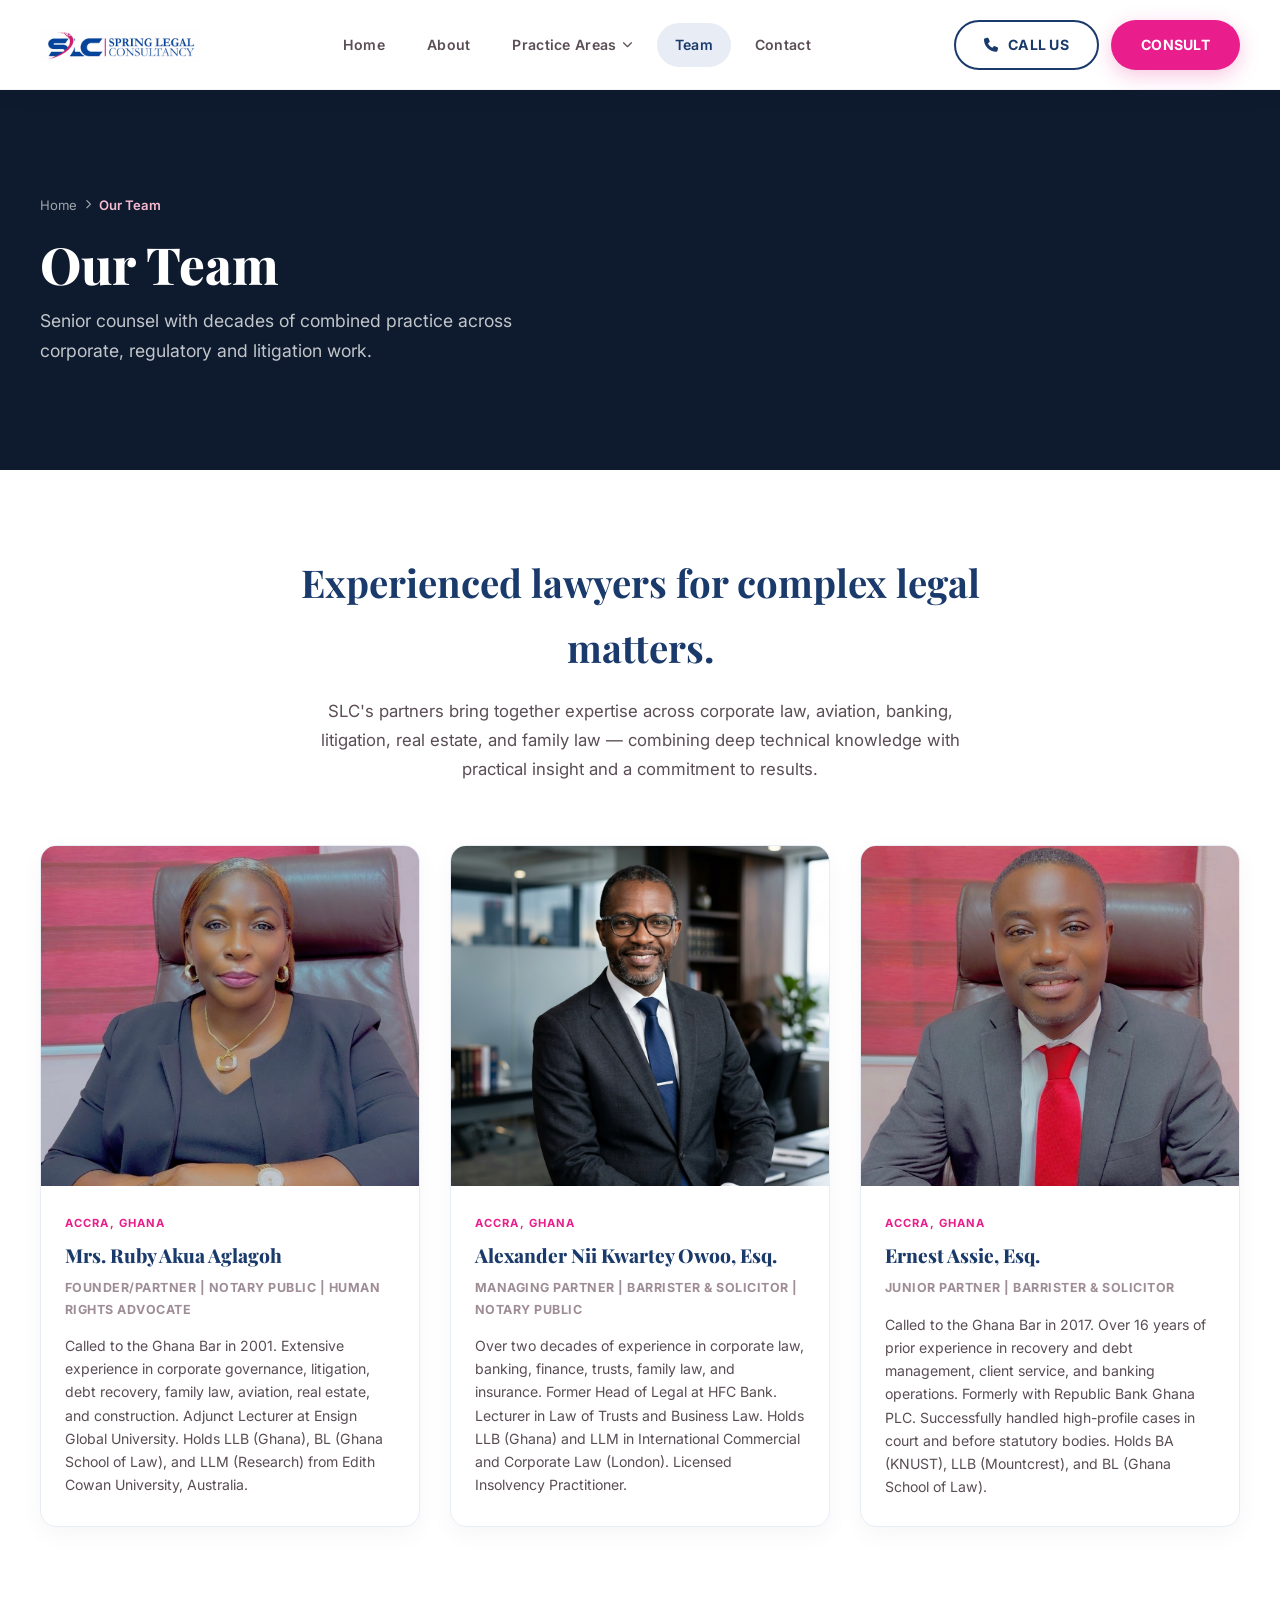
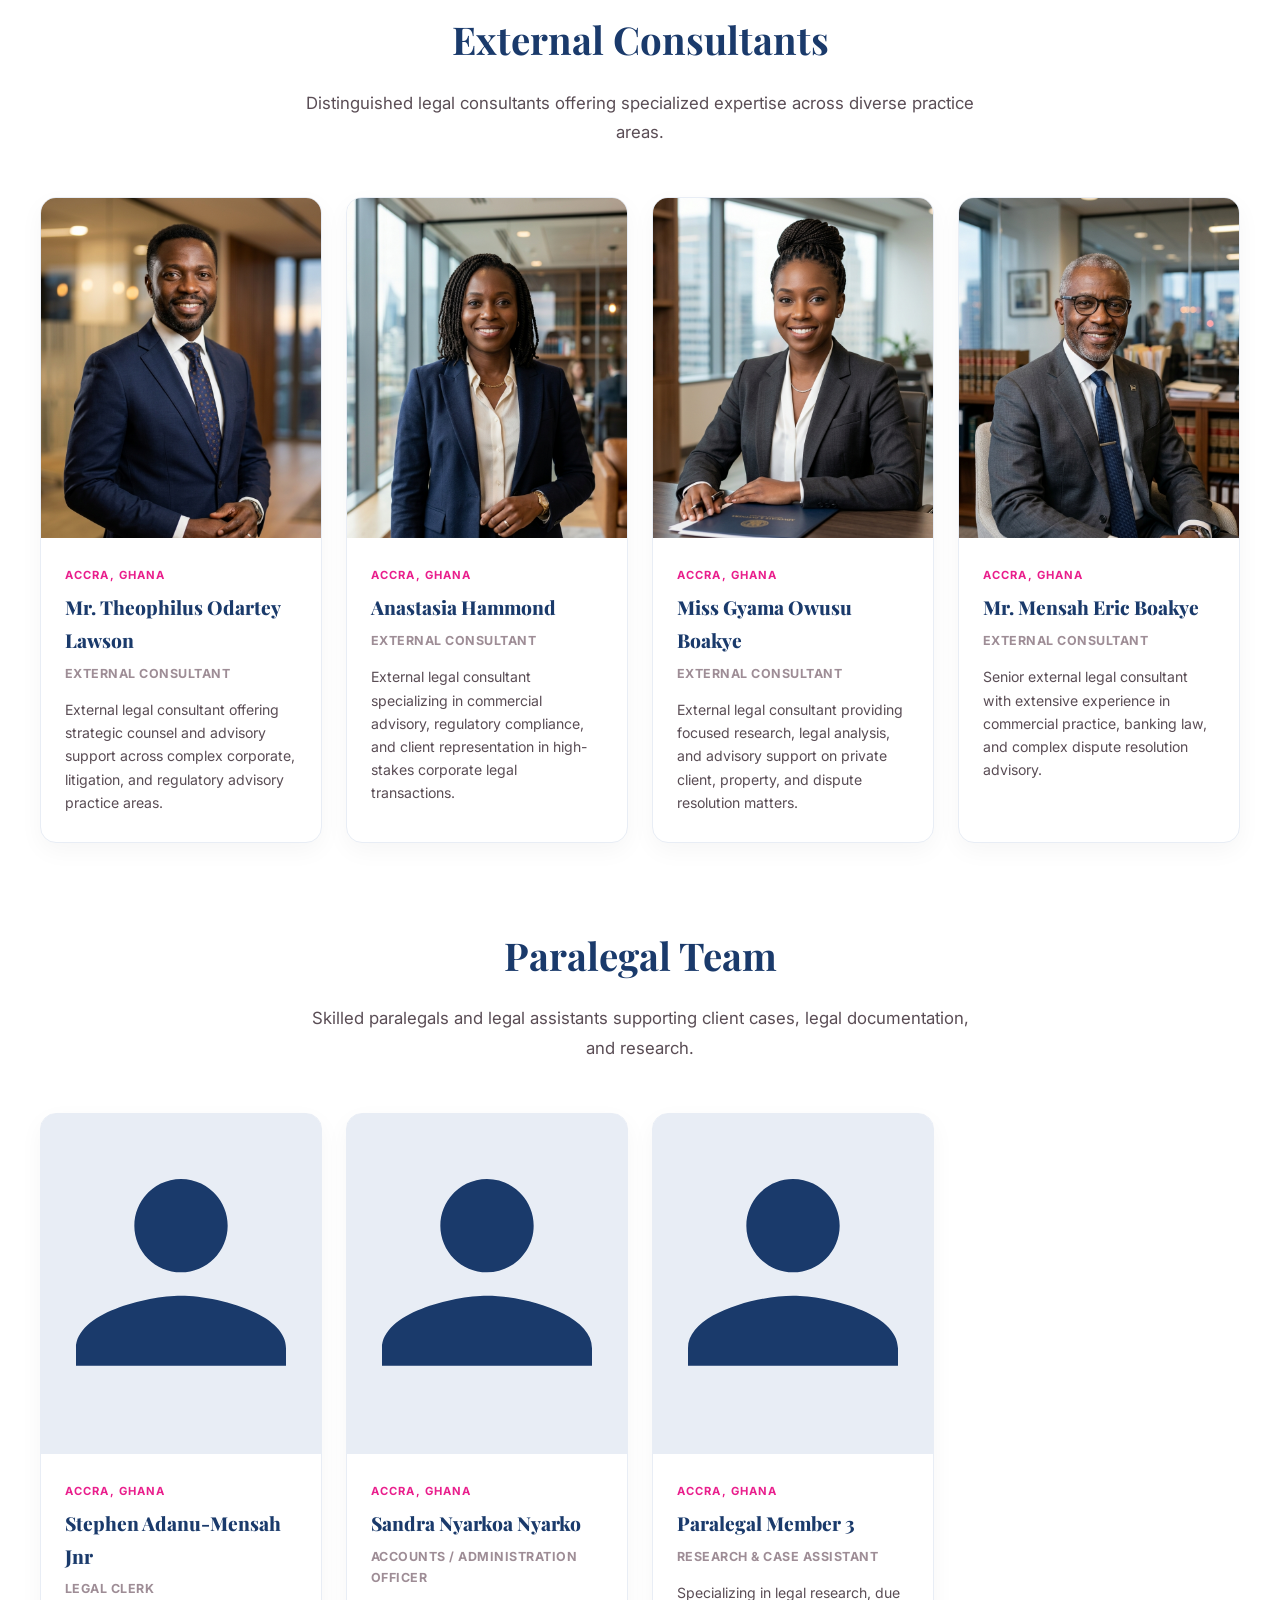
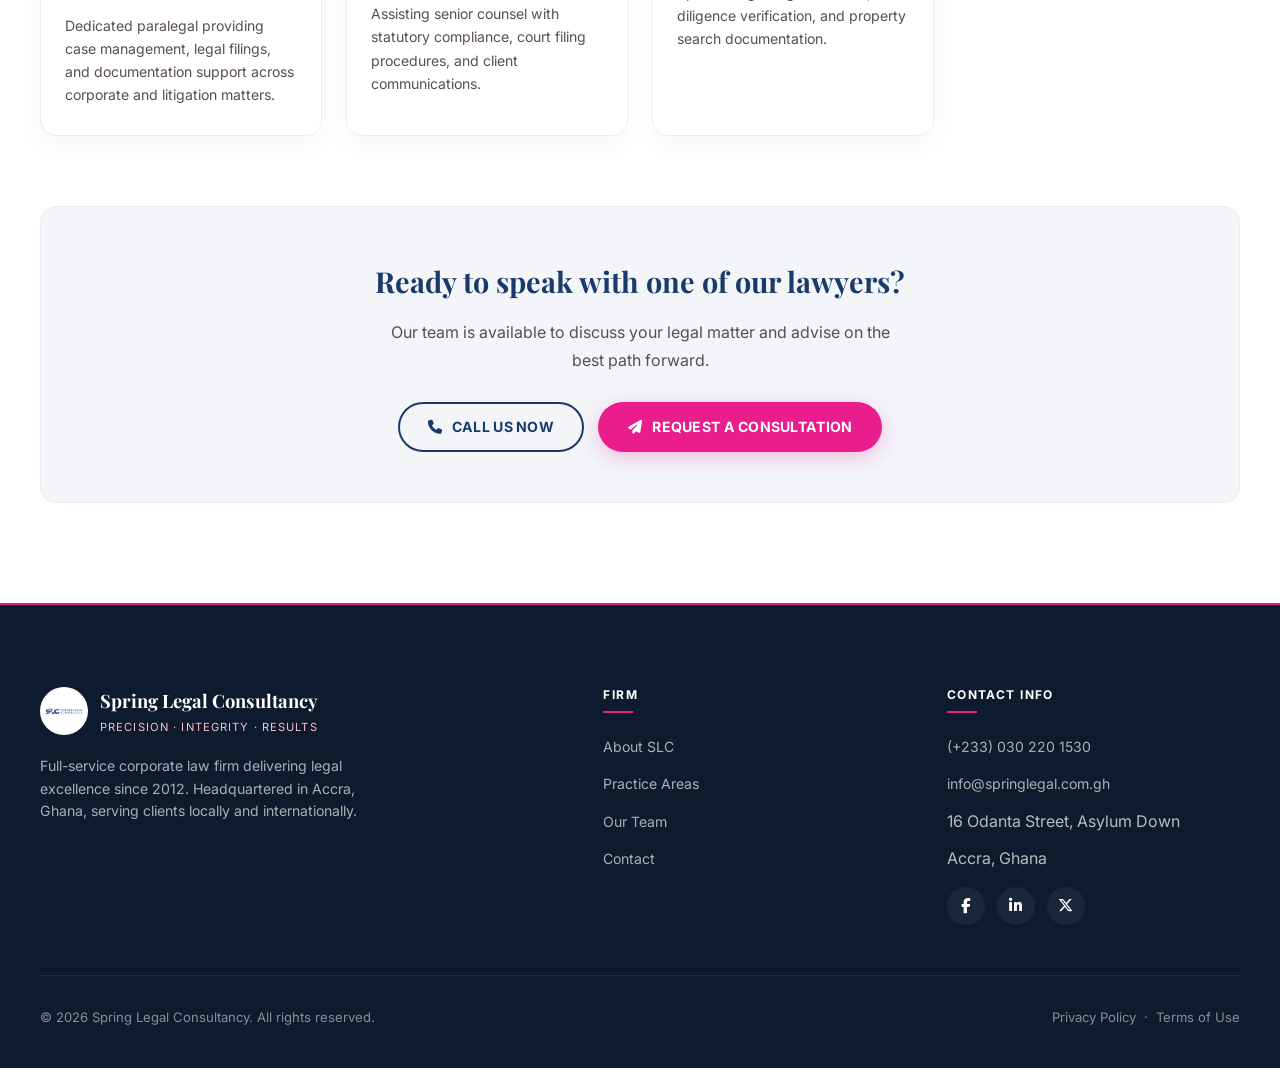
<file: team.html>
<!DOCTYPE html>
<html lang="en">
<head>
    <meta charset="UTF-8">
    <meta name="viewport" content="width=device-width, initial-scale=1.0, maximum-scale=5.0">
    <meta name="description" content="Meet the team at Spring Legal Consultancy — experienced lawyers in corporate law, aviation, litigation, banking, real estate, and family law based in Accra, Ghana.">
    <title>Our Team | Spring Legal Consultancy</title>
    <link rel="shortcut icon" href="logo.png">
    <link rel="preconnect" href="https://fonts.googleapis.com">
    <link rel="preconnect" href="https://fonts.gstatic.com" crossorigin>
    <link href="https://fonts.googleapis.com/css2?family=Playfair+Display:wght@600;700;800&family=Inter:wght@400;500;600;700&display=swap" rel="stylesheet">
    <link rel="stylesheet" href="https://cdnjs.cloudflare.com/ajax/libs/font-awesome/6.5.1/css/all.min.css">
    <link rel="stylesheet" href="practice/practice.css">
    <style>
        .team-section { padding: 80px 0 100px; }
        .team-intro { text-align: center; max-width: 680px; margin: 0 auto 60px; }
        .team-intro h2 { font-size: clamp(1.8rem,3vw,2.4rem); color: var(--navy); margin-bottom: 16px; }
        .team-intro p { color: var(--gray-600); font-size: 1.05rem; line-height: 1.75; }
        .team-grid { display: grid; grid-template-columns: repeat(3, 1fr); gap: 30px; margin-bottom: 70px; }
        .team-grid-4 { display: grid; grid-template-columns: repeat(4, 1fr); gap: 24px; margin-bottom: 70px; }
        @media (max-width: 1024px) { .team-grid-4 { grid-template-columns: repeat(2, 1fr); } }
        @media (max-width: 600px) { .team-grid-4 { grid-template-columns: 1fr; } }
        .team-card {
            background: var(--white); border-radius: var(--radius-md);
            box-shadow: 0 8px 25px rgba(0,0,0,0.04); border: 1px solid var(--navy-pale);
            overflow: hidden; transition: transform var(--transition), box-shadow var(--transition);
        }
        .team-card:hover { transform: translateY(-8px); box-shadow: 0 20px 40px rgba(26,58,107,0.12); }
        .team-img-wrap { height: 340px; overflow: hidden; background: var(--navy-pale); }
        .team-img-wrap img { width: 100%; height: 100%; object-fit: cover; transition: transform 0.5s ease; }
        .team-card:hover .team-img-wrap img { transform: scale(1.05); }
        .team-info { padding: 28px 24px; }
        .team-location { font-size: 0.7rem; font-weight: 700; color: var(--pink); letter-spacing: 0.1em; text-transform: uppercase; display: block; margin-bottom: 6px; }
        .team-name { font-size: 1.2rem; color: var(--navy); font-weight: 800; margin-bottom: 6px; }
        .team-role { font-size: 0.78rem; font-weight: 700; color: var(--gray-400); display: block; margin-bottom: 14px; text-transform: uppercase; letter-spacing: 0.04em; }
        .team-bio { color: var(--gray-600); font-size: 0.88rem; line-height: 1.65; }
        .team-cta { background: var(--navy-wash); border-radius: var(--radius-md); padding: 50px; text-align: center; border: 1px solid var(--navy-pale); }
        .team-cta h3 { font-size: 1.8rem; color: var(--navy); margin-bottom: 14px; }
        .team-cta p { color: var(--gray-600); font-size: 1rem; margin-bottom: 28px; max-width: 520px; margin-left: auto; margin-right: auto; }
        .team-cta-btns { display: flex; gap: 14px; justify-content: center; flex-wrap: wrap; }
        @media (max-width: 1024px) { .team-grid { grid-template-columns: repeat(2,1fr); } }
        @media (max-width: 768px) {
            .team-section { padding: 50px 0 70px; }
            .team-grid { grid-template-columns: 1fr; }
            .team-cta { padding: 36px 24px; }
        }
        /* Plain ampersand — overrides Playfair Display decorative & glyph */
        .plain-amp { font-family: "Inter", Arial, sans-serif; font-style: normal; font-weight: inherit; font-size: inherit; }
    </style>
    <script src="cms-loader.js" defer></script>
</head>
<body>
    <header class="site-header">
        <div class="container">
            <nav class="nav" aria-label="Primary navigation">
                <a class="brand" href="index.html"><img src="logo.png" alt="Spring Legal Consultancy Logo"></a>
                <ul class="nav-links" role="list">
                    <li><a href="index.html">Home</a></li>
                    <li><a href="about.html">About</a></li>
                    <li class="has-dropdown">
                        <a href="practice/aviation-law.html" class="dropdown-toggle">Practice Areas <i class="fa-solid fa-chevron-down dropdown-icon"></i></a>
                        <ul class="dropdown-menu">
                            <li><a href="practice/aviation-law.html">Aviation Law</a></li>
                            <li><a href="practice/corporate-commercial.html">Corporate &amp; Commercial</a></li>
                            <li><a href="practice/dispute-resolution.html">Dispute Resolution</a></li>
                            <li><a href="practice/real-estate-property.html">Real Estate &amp; Property</a></li>
                            <li><a href="practice/private-client-family.html">Private Client &amp; Family</a></li>
                            <li><a href="practice/banking-finance.html">Banking &amp; Finance</a></li>
                            <li><a href="practice/civil-construction.html">Civil Construction</a></li>
                            <li><a href="practice/insurance-claims.html">Insurance Claims</a></li>
                            <li><a href="practice/natural-resources-law.html">Natural Resources Law</a></li>
                        </ul>
                    </li>
                    <li><a href="team.html" class="active">Team</a></li>
                    <li><a href="contact.html">Contact</a></li>
                    <li class="mobile-only-item"><div class="nav-mobile-actions">
                        <a class="btn btn-outline" href="tel:+2330302201530"><i class="fa-solid fa-phone"></i> Call Us</a>
                        <a class="btn btn-primary" href="contact.html">Consult</a>
                    </div></li>
                </ul>
                <div class="nav-actions">
                    <a class="btn btn-outline" href="tel:+2330302201530"><i class="fa-solid fa-phone"></i> Call Us</a>
                    <a class="btn btn-primary" href="contact.html">Consult</a>
                    <button class="menu-toggle" id="menuToggle" aria-label="Toggle mobile menu">
                        <span class="bar"></span><span class="bar"></span><span class="bar"></span><span class="bar"></span>
                    </button>
                </div>
            </nav>
        </div>
    </header>

    <main>
        <section class="page-banner">
            <div class="banner-bg" style="background-image: url('https://images.unsplash.com/photo-1521737711867-e3b97375f902?auto=format&fit=crop&w=1400&q=80');"></div>
            <div class="banner-overlay">
                <div class="container">
                    <nav class="breadcrumb" aria-label="Breadcrumb">
                        <a href="index.html">Home</a><i class="fa-solid fa-chevron-right"></i>
                        <span>Our Team</span>
                    </nav>
                    <h1 class="serif banner-title" data-cms="team_banner_title">Our Team</h1>
                    <p class="banner-sub" data-cms="team_banner_sub">Senior counsel with decades of combined practice across corporate, regulatory and litigation work.</p>
                </div>
            </div>
        </section>

        <section class="team-section">
            <div class="container">
                <div class="team-intro">
                    <h2 class="serif" data-cms="team_heading">Experienced lawyers for complex legal matters.</h2>
                    <p data-cms="team_subheading">SLC's partners bring together expertise across corporate law, aviation, banking, litigation, real estate, and family law — combining deep technical knowledge with practical insight and a commitment to results.</p>
                </div>

                <div class="team-grid" data-cms-grid="team_partners_list">
                    <!-- Mrs. Ruby Akua Aglagoh -->
                    <article class="team-card">
                        <div class="team-img-wrap">
                            <img data-cms="team_1_img" src="img/team/team-09.jpg" alt="Mrs. Ruby Akua Aglagoh" onerror="this.onerror=null;this.src='data:image/svg+xml;utf8,<svg xmlns=\'http://www.w3.org/2000/svg\' viewBox=\'0 0 240 300\' fill=\'%23e8edf5\'><rect width=\'100%25\' height=\'100%25\'/><path d=\'M120 140c22 0 40-18 40-40s-18-40-40-40-40 18-40 40 18 40 40 40zm0 20c-30 0-90 15-90 45v15h180v-15c0-30-60-45-90-45z\' fill=\'%231a3a6b\'/></svg>';">
                        </div>
                        <div class="team-info">
                            <span class="team-location" data-cms="team_1_location">Accra, Ghana</span>
                            <h3 class="serif team-name" data-cms="team_1_name">Mrs. Ruby Akua Aglagoh</h3>
                            <span class="team-role" data-cms="team_1_role">Founder/Partner | Notary Public | Human Rights Advocate</span>
                            <p class="team-bio" data-cms="team_1_bio">Called to the Ghana Bar in 2001. Extensive experience in corporate governance, litigation, debt recovery, family law, aviation, real estate, and construction. Adjunct Lecturer at Ensign Global University. Holds LLB (Ghana), BL (Ghana School of Law), and LLM (Research) from Edith Cowan University, Australia.</p>
                        </div>
                    </article>

                    <!-- Alexander Nii Kwartey Owoo -->
                    <article class="team-card">
                        <div class="team-img-wrap">
                            <img data-cms="team_2_img" src="img/team/team-10.jpg" alt="Alexander Nii Kwartey Owoo" onerror="this.onerror=null;this.src='data:image/svg+xml;utf8,<svg xmlns=\'http://www.w3.org/2000/svg\' viewBox=\'0 0 240 300\' fill=\'%23e8edf5\'><rect width=\'100%25\' height=\'100%25\'/><path d=\'M120 140c22 0 40-18 40-40s-18-40-40-40-40 18-40 40 18 40 40 40zm0 20c-30 0-90 15-90 45v15h180v-15c0-30-60-45-90-45z\' fill=\'%231a3a6b\'/></svg>';">
                        </div>
                        <div class="team-info">
                            <span class="team-location" data-cms="team_2_location">Accra, Ghana</span>
                            <h3 class="serif team-name" data-cms="team_2_name">Alexander Nii Kwartey Owoo, Esq.</h3>
                            <span class="team-role" data-cms="team_2_role">Managing Partner | Barrister &amp; Solicitor | Notary Public</span>
                            <p class="team-bio" data-cms="team_2_bio">Over two decades of experience in corporate law, banking, finance, trusts, family law, and insurance. Former Head of Legal at HFC Bank. Lecturer in Law of Trusts and Business Law. Holds LLB (Ghana) and LLM in International Commercial and Corporate Law (London). Licensed Insolvency Practitioner.</p>
                        </div>
                    </article>

                    <!-- Ernest Assie -->
                    <article class="team-card">
                        <div class="team-img-wrap">
                            <img data-cms="team_3_img" src="img/team/team-11.jpg" alt="Ernest Assie" onerror="this.onerror=null;this.src='data:image/svg+xml;utf8,<svg xmlns=\'http://www.w3.org/2000/svg\' viewBox=\'0 0 240 300\' fill=\'%23e8edf5\'><rect width=\'100%25\' height=\'100%25\'/><path d=\'M120 140c22 0 40-18 40-40s-18-40-40-40-40 18-40 40 18 40 40 40zm0 20c-30 0-90 15-90 45v15h180v-15c0-30-60-45-90-45z\' fill=\'%231a3a6b\'/></svg>';">
                        </div>
                        <div class="team-info">
                            <span class="team-location" data-cms="team_3_location">Accra, Ghana</span>
                            <h3 class="serif team-name" data-cms="team_3_name">Ernest Assie, Esq.</h3>
                            <span class="team-role" data-cms="team_3_role">Junior Partner | Barrister &amp; Solicitor</span>
                            <p class="team-bio" data-cms="team_3_bio">Called to the Ghana Bar in 2017. Over 16 years of prior experience in recovery and debt management, client service, and banking operations. Formerly with Republic Bank Ghana PLC. Successfully handled high-profile cases in court and before statutory bodies. Holds BA (KNUST), LLB (Mountcrest), and BL (Ghana School of Law).</p>
                        </div>
                    </article>
                </div>

                <!-- External Consultants Section -->
                <div class="team-intro external-consultants-intro" style="margin-top: 80px; margin-bottom: 50px;">
                    <h2 class="serif" data-cms="external_consultants_heading">External Consultants</h2>
                    <p data-cms="external_consultants_subheading">Distinguished legal consultants offering specialized expertise across diverse practice areas.</p>
                </div>

                <div class="team-grid-4" data-cms-grid="team_consultants_list">
                    <!-- Mr. Theophilus Odartey Lawson -->
                    <article class="team-card">
                        <div class="team-img-wrap">
                            <img data-cms="consultant_1_img" src="img/team/team-12.jpg" alt="Mr. Theophilus Odartey Lawson" onerror="this.onerror=null;this.src='data:image/svg+xml;utf8,<svg xmlns=\'http://www.w3.org/2000/svg\' viewBox=\'0 0 240 300\' fill=\'%23e8edf5\'><rect width=\'100%25\' height=\'100%25\'/><path d=\'M120 140c22 0 40-18 40-40s-18-40-40-40-40 18-40 40 18 40 40 40zm0 20c-30 0-90 15-90 45v15h180v-15c0-30-60-45-90-45z\' fill=\'%231a3a6b\'/></svg>';">
                        </div>
                        <div class="team-info">
                            <span class="team-location" data-cms="consultant_1_location">Accra, Ghana</span>
                            <h3 class="serif team-name" data-cms="consultant_1_name">Mr. Theophilus Odartey Lawson</h3>
                            <span class="team-role" data-cms="consultant_1_role">External Consultant</span>
                            <p class="team-bio" data-cms="consultant_1_bio">External legal consultant offering strategic counsel and advisory support across complex corporate, litigation, and regulatory advisory practice areas.</p>
                        </div>
                    </article>

                    <!-- Anastasia Hammond -->
                    <article class="team-card">
                        <div class="team-img-wrap">
                            <img data-cms="consultant_2_img" src="img/team/team-13.jpg" alt="Anastasia Hammond" onerror="this.onerror=null;this.src='data:image/svg+xml;utf8,<svg xmlns=\'http://www.w3.org/2000/svg\' viewBox=\'0 0 240 300\' fill=\'%23e8edf5\'><rect width=\'100%25\' height=\'100%25\'/><path d=\'M120 140c22 0 40-18 40-40s-18-40-40-40-40 18-40 40 18 40 40 40zm0 20c-30 0-90 15-90 45v15h180v-15c0-30-60-45-90-45z\' fill=\'%231a3a6b\'/></svg>';">
                        </div>
                        <div class="team-info">
                            <span class="team-location" data-cms="consultant_2_location">Accra, Ghana</span>
                            <h3 class="serif team-name" data-cms="consultant_2_name">Anastasia Hammond</h3>
                            <span class="team-role" data-cms="consultant_2_role">External Consultant</span>
                            <p class="team-bio" data-cms="consultant_2_bio">External legal consultant specializing in commercial advisory, regulatory compliance, and client representation in high-stakes corporate legal transactions.</p>
                        </div>
                    </article>

                    <!-- Miss Gyama Owusu Boakye -->
                    <article class="team-card">
                        <div class="team-img-wrap">
                            <img data-cms="consultant_3_img" src="img/team/team-14.jpg" alt="Miss Gyama Owusu Boakye" onerror="this.onerror=null;this.src='data:image/svg+xml;utf8,<svg xmlns=\'http://www.w3.org/2000/svg\' viewBox=\'0 0 240 300\' fill=\'%23e8edf5\'><rect width=\'100%25\' height=\'100%25\'/><path d=\'M120 140c22 0 40-18 40-40s-18-40-40-40-40 18-40 40 18 40 40 40zm0 20c-30 0-90 15-90 45v15h180v-15c0-30-60-45-90-45z\' fill=\'%231a3a6b\'/></svg>';">
                        </div>
                        <div class="team-info">
                            <span class="team-location" data-cms="consultant_3_location">Accra, Ghana</span>
                            <h3 class="serif team-name" data-cms="consultant_3_name">Miss Gyama Owusu Boakye</h3>
                            <span class="team-role" data-cms="consultant_3_role">External Consultant</span>
                            <p class="team-bio" data-cms="consultant_3_bio">External legal consultant providing focused research, legal analysis, and advisory support on private client, property, and dispute resolution matters.</p>
                        </div>
                    </article>

                    <!-- Mr. Mensah Eric Boakye -->
                    <article class="team-card">
                        <div class="team-img-wrap">
                            <img data-cms="consultant_4_img" src="img/team/team-15.jpg" alt="Mr. Mensah Eric Boakye" onerror="this.onerror=null;this.src='data:image/svg+xml;utf8,<svg xmlns=\'http://www.w3.org/2000/svg\' viewBox=\'0 0 240 300\' fill=\'%23e8edf5\'><rect width=\'100%25\' height=\'100%25\'/><path d=\'M120 140c22 0 40-18 40-40s-18-40-40-40-40 18-40 40 18 40 40 40zm0 20c-30 0-90 15-90 45v15h180v-15c0-30-60-45-90-45z\' fill=\'%231a3a6b\'/></svg>';">
                        </div>
                        <div class="team-info">
                            <span class="team-location" data-cms="consultant_4_location">Accra, Ghana</span>
                            <h3 class="serif team-name" data-cms="consultant_4_name">Mr. Mensah Eric Boakye</h3>
                            <span class="team-role" data-cms="consultant_4_role">External Consultant</span>
                            <p class="team-bio" data-cms="consultant_4_bio">Senior external legal consultant with extensive experience in commercial practice, banking law, and complex dispute resolution advisory.</p>
                        </div>
                    </article>
                </div>

                <!-- Paralegal Section -->
                <div class="team-intro paralegal-intro" style="margin-top: 80px; margin-bottom: 50px;">
                    <h2 class="serif" data-cms="paralegal_heading">Paralegal Team</h2>
                    <p data-cms="paralegal_subheading">Skilled paralegals and legal assistants supporting client cases, legal documentation, and research.</p>
                </div>

                <div class="team-grid-4" data-cms-grid="team_paralegals_list">
                    <!-- Paralegal 1 -->
                    <article class="team-card">
                        <div class="team-img-wrap">
                            <img data-cms="paralegal_1_img" src="data:image/svg+xml;utf8,<svg xmlns=\'http://www.w3.org/2000/svg\' viewBox=\'0 0 240 300\' fill=\'%23e8edf5\'><rect width=\'100%25\' height=\'100%25\'/><path d=\'M120 140c22 0 40-18 40-40s-18-40-40-40-40 18-40 40 18 40 40 40zm0 20c-30 0-90 15-90 45v15h180v-15c0-30-60-45-90-45z\' fill=\'%231a3a6b\'/></svg>" alt="Stephen Adanu-Mensah Jnr" onerror="this.onerror=null;this.src='data:image/svg+xml;utf8,<svg xmlns=\'http://www.w3.org/2000/svg\' viewBox=\'0 0 240 300\' fill=\'%23e8edf5\'><rect width=\'100%25\' height=\'100%25\'/><path d=\'M120 140c22 0 40-18 40-40s-18-40-40-40-40 18-40 40 18 40 40 40zm0 20c-30 0-90 15-90 45v15h180v-15c0-30-60-45-90-45z\' fill=\'%231a3a6b\'/></svg>';">
                        </div>
                        <div class="team-info">
                            <span class="team-location" data-cms="paralegal_1_location">ACCRA, GHANA</span>
                            <h3 class="serif team-name" data-cms="paralegal_1_name">Stephen Adanu-Mensah Jnr</h3>
                            <span class="team-role" data-cms="paralegal_1_role">LEGAL CLERK</span>
                            <p class="team-bio" data-cms="paralegal_1_bio">Dedicated paralegal providing case management, legal filings, and documentation support across corporate and litigation matters.</p>
                        </div>
                    </article>

                    <!-- Paralegal 2 -->
                    <article class="team-card">
                        <div class="team-img-wrap">
                            <img data-cms="paralegal_2_img" src="data:image/svg+xml;utf8,<svg xmlns=\'http://www.w3.org/2000/svg\' viewBox=\'0 0 240 300\' fill=\'%23e8edf5\'><rect width=\'100%25\' height=\'100%25\'/><path d=\'M120 140c22 0 40-18 40-40s-18-40-40-40-40 18-40 40 18 40 40 40zm0 20c-30 0-90 15-90 45v15h180v-15c0-30-60-45-90-45z\' fill=\'%231a3a6b\'/></svg>" alt="Sandra Nyarkoa Nyarko" onerror="this.onerror=null;this.src='data:image/svg+xml;utf8,<svg xmlns=\'http://www.w3.org/2000/svg\' viewBox=\'0 0 240 300\' fill=\'%23e8edf5\'><rect width=\'100%25\' height=\'100%25\'/><path d=\'M120 140c22 0 40-18 40-40s-18-40-40-40-40 18-40 40 18 40 40 40zm0 20c-30 0-90 15-90 45v15h180v-15c0-30-60-45-90-45z\' fill=\'%231a3a6b\'/></svg>';">
                        </div>
                        <div class="team-info">
                            <span class="team-location" data-cms="paralegal_2_location">ACCRA, GHANA</span>
                            <h3 class="serif team-name" data-cms="paralegal_2_name">Sandra Nyarkoa Nyarko</h3>
                            <span class="team-role" data-cms="paralegal_2_role">ACCOUNTS / ADMINISTRATION OFFICER</span>
                            <p class="team-bio" data-cms="paralegal_2_bio">Assisting senior counsel with statutory compliance, court filing procedures, and client communications.</p>
                        </div>
                    </article>

                    <!-- Paralegal 3 -->
                    <article class="team-card">
                        <div class="team-img-wrap">
                            <img data-cms="paralegal_3_img" src="data:image/svg+xml;utf8,<svg xmlns=\'http://www.w3.org/2000/svg\' viewBox=\'0 0 240 300\' fill=\'%23e8edf5\'><rect width=\'100%25\' height=\'100%25\'/><path d=\'M120 140c22 0 40-18 40-40s-18-40-40-40-40 18-40 40 18 40 40 40zm0 20c-30 0-90 15-90 45v15h180v-15c0-30-60-45-90-45z\' fill=\'%231a3a6b\'/></svg>" alt="Paralegal Member 3" onerror="this.onerror=null;this.src='data:image/svg+xml;utf8,<svg xmlns=\'http://www.w3.org/2000/svg\' viewBox=\'0 0 240 300\' fill=\'%23e8edf5\'><rect width=\'100%25\' height=\'100%25\'/><path d=\'M120 140c22 0 40-18 40-40s-18-40-40-40-40 18-40 40 18 40 40 40zm0 20c-30 0-90 15-90 45v15h180v-15c0-30-60-45-90-45z\' fill=\'%231a3a6b\'/></svg>';">
                        </div>
                        <div class="team-info">
                            <span class="team-location" data-cms="paralegal_3_location">ACCRA, GHANA</span>
                            <h3 class="serif team-name" data-cms="paralegal_3_name">Paralegal Member 3</h3>
                            <span class="team-role" data-cms="paralegal_3_role">RESEARCH &amp; CASE ASSISTANT</span>
                            <p class="team-bio" data-cms="paralegal_3_bio">Specializing in legal research, due diligence verification, and property search documentation.</p>
                        </div>
                    </article>
                </div>

                <div class="team-cta">
                    <h3 class="serif">Ready to speak with one of our lawyers?</h3>
                    <p>Our team is available to discuss your legal matter and advise on the best path forward.</p>
                    <div class="team-cta-btns">
                        <a href="tel:+2330302201530" class="btn btn-outline"><i class="fa-solid fa-phone"></i> Call Us Now</a>
                        <a href="contact.html" class="btn btn-primary"><i class="fa-solid fa-paper-plane"></i> Request a Consultation</a>
                    </div>
                </div>
            </div>
        </section>
    </main>

        <!-- --------------------- FOOTER ----------------------- -->
    <footer class="site-footer">
        <div class="container">
            <div class="footer-grid-abdavid">
                <div>
                    <div class="footer-brand">
                        <img src="logo.png" alt="Spring Legal Consultancy Logo">
                        <div>
                            <span class="footer-brand-name">Spring Legal Consultancy</span>
                            <span class="footer-tagline">Precision · Integrity · Results</span>
                        </div>
                    </div>
                    <p class="footer-description" data-cms="footer_description">
                        Full-service corporate law firm delivering legal excellence since 2012.
                        Headquartered in Accra, Ghana, serving clients locally and internationally.
                    </p>
                </div>
                
                <div class="footer-col">
                    <h4>Firm</h4>
                    <ul class="footer-links">
                        <li><a href="about.html">About SLC</a></li>
                        <li><a href="practice/aviation-law.html">Practice Areas</a></li>
                        <li><a href="team.html">Our Team</a></li>
                        <li><a href="contact.html">Contact</a></li>
                    </ul>
                </div>
                
                <div class="footer-col">
                    <h4>Contact Info</h4>
                    <ul class="footer-links">
                        <li><a href="tel:+2330302201530">(+233) 030 220 1530</a></li>
                        <li><a href="mailto:info@springlegal.com.gh">info@springlegal.com.gh</a></li>
                        <li>16 Odanta Street, Asylum Down</li>
                        <li>Accra, Ghana</li>
                    </ul>
                    <div class="footer-socials">
                        <a href="#" class="social-link" aria-label="Facebook"><i class="fa-brands fa-facebook-f"></i></a>
                        <a href="#" class="social-link" aria-label="LinkedIn"><i class="fa-brands fa-linkedin-in"></i></a>
                        <a href="#" class="social-link" aria-label="Twitter"><i class="fa-brands fa-x-twitter"></i></a>
                    </div>
                </div>
            </div>
            
            <div class="footer-bottom">
                <span data-cms="footer_copyright">&copy; 2026 Spring Legal Consultancy. All rights reserved.</span>
                <span>
                    <a href="#">Privacy Policy</a> &nbsp;·&nbsp;
                    <a href="#">Terms of Use</a>
                </span>
            </div>
        </div>
    </footer>
    <button class="back-to-top" id="backToTopBtn" title="Return to the top" onclick="window.scrollTo({top:0,behavior:'smooth'})"><i class="fa-solid fa-arrow-up"></i> Return to Top</button>
    <script>
        const t=document.getElementById('menuToggle'),n=document.querySelector('.nav-links');
        t.addEventListener('click',()=>{t.classList.toggle('active');n.classList.toggle('active');});
        document.querySelectorAll('.has-dropdown').forEach(item=>{
            item.querySelector('.dropdown-toggle').addEventListener('click',e=>{
                if(window.innerWidth<=1024){e.preventDefault();item.classList.toggle('open');}
            });
        });
        document.querySelectorAll('.nav-links a:not(.dropdown-toggle)').forEach(l=>l.addEventListener('click',()=>{t.classList.remove('active');n.classList.remove('active');}));
        const b=document.getElementById('backToTopBtn');
        window.addEventListener('scroll',()=>b.classList.toggle('visible',window.scrollY>300),{passive:true});
    </script>
    
</body>
</html>
</file>
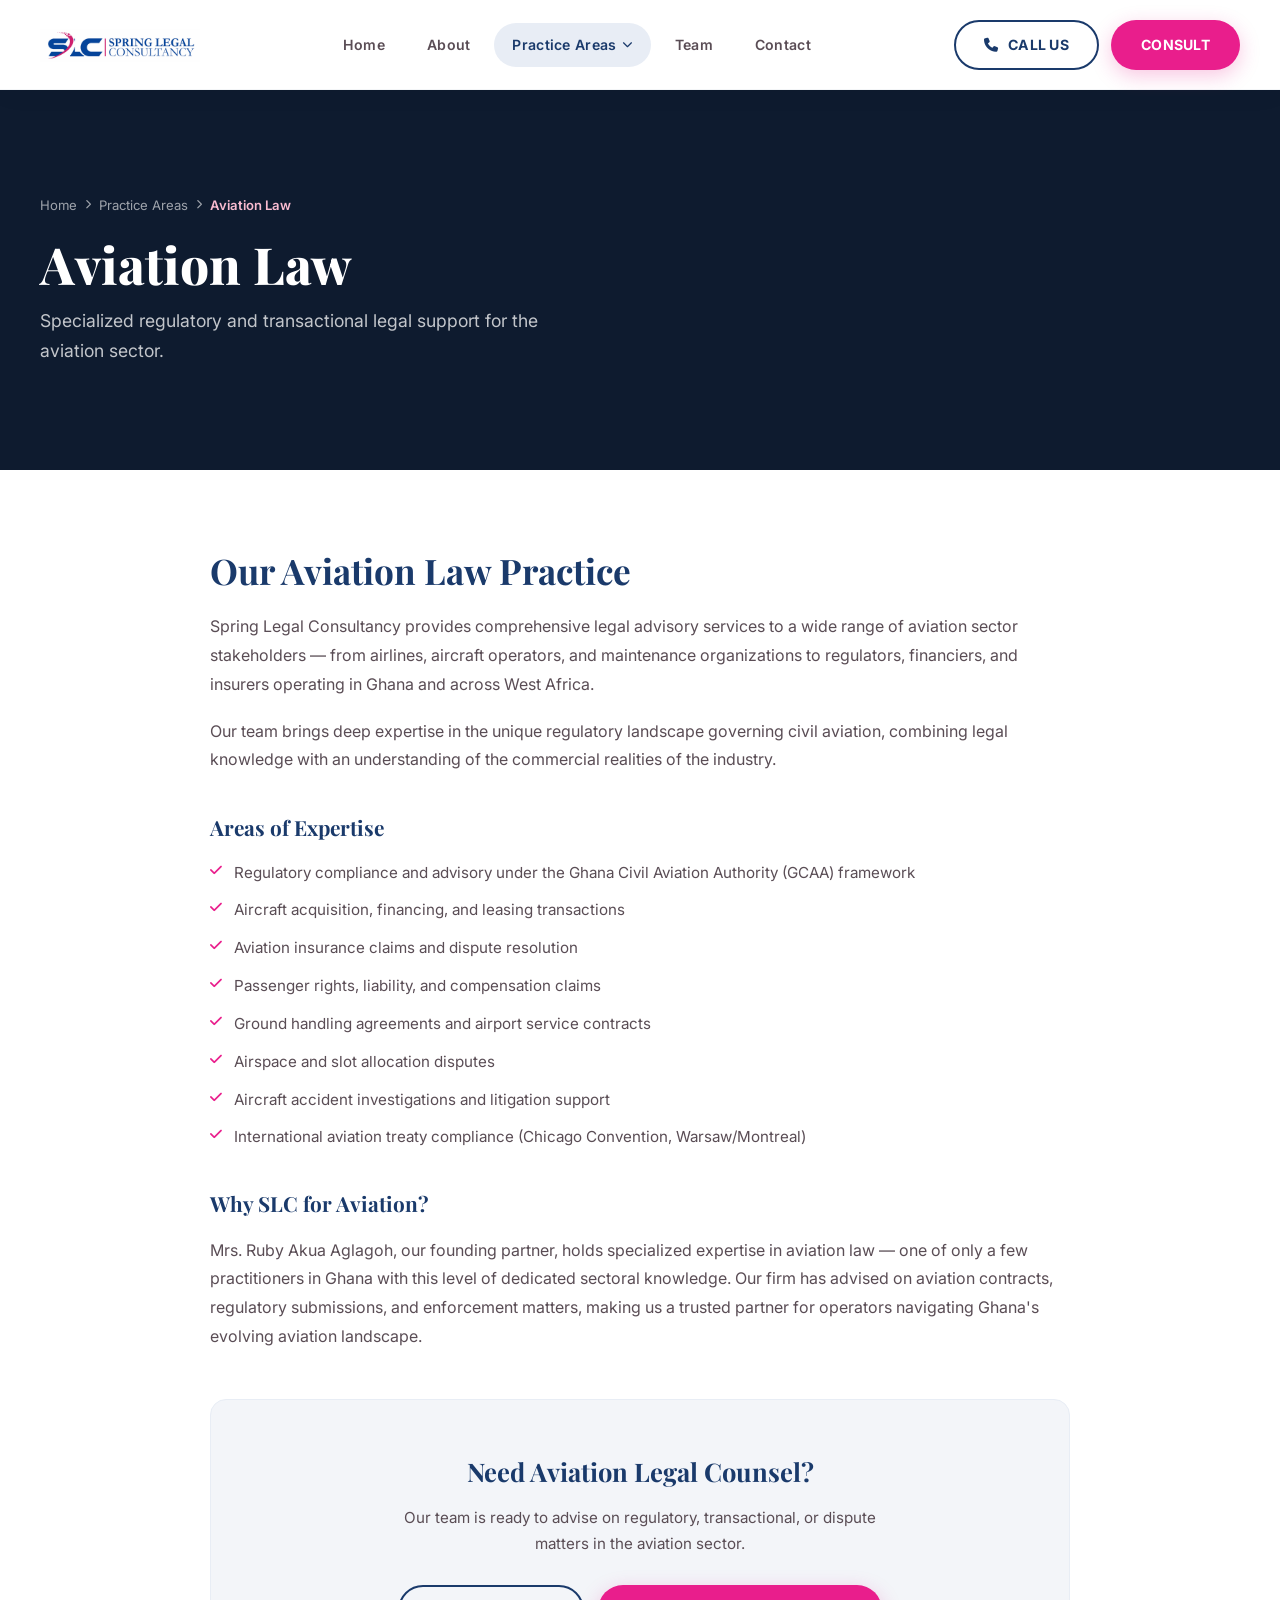
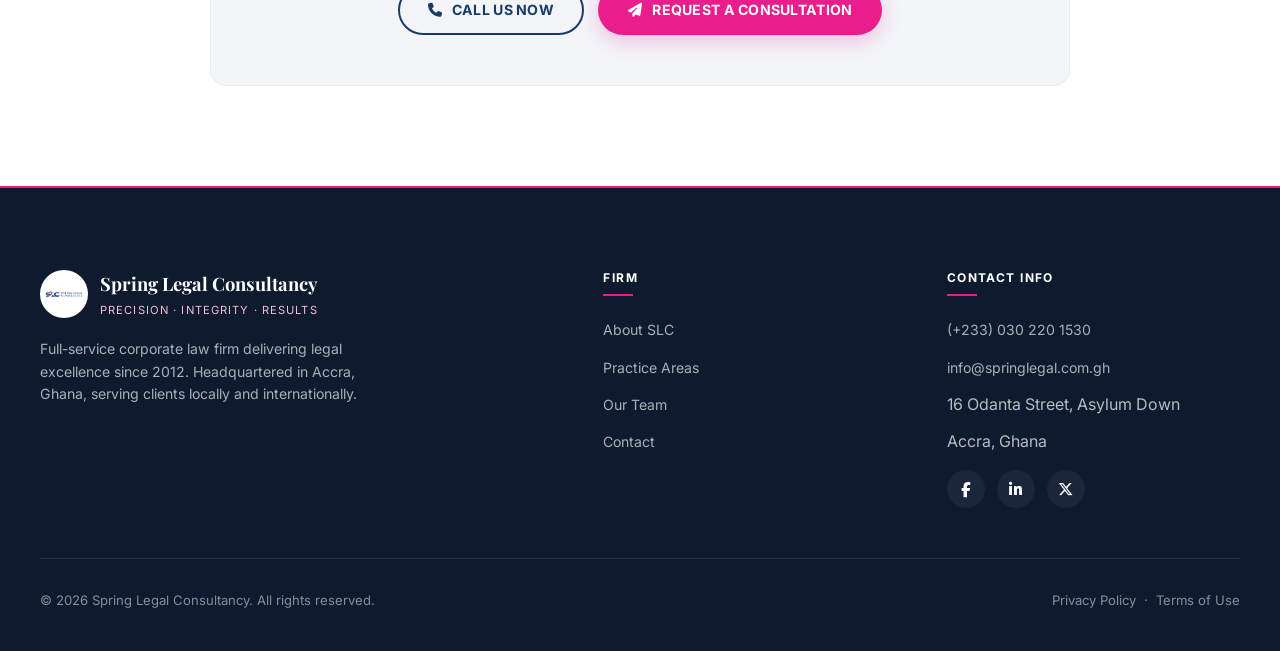
<file: practice/aviation-law.html>
﻿<!DOCTYPE html>
<html lang="en">
<head>
    <meta charset="UTF-8">
    <meta name="viewport" content="width=device-width, initial-scale=1.0, maximum-scale=5.0">
    <meta name="description" content="Aviation Law services at Spring Legal Consultancy — specialized regulatory advice, aviation contracts, and dispute resolution for aviation sector stakeholders in Ghana.">
    <title>Aviation Law | Spring Legal Consultancy</title>
    <link rel="shortcut icon" href="../logo.png">
    <link rel="preconnect" href="https://fonts.googleapis.com">
    <link rel="preconnect" href="https://fonts.gstatic.com" crossorigin>
    <link href="https://fonts.googleapis.com/css2?family=Playfair+Display:wght@600;700;800&family=Inter:wght@400;500;600;700&display=swap" rel="stylesheet">
    <link rel="stylesheet" href="https://cdnjs.cloudflare.com/ajax/libs/font-awesome/6.5.1/css/all.min.css">
    <link rel="stylesheet" href="practice.css">
    <script src="../cms-loader.js" defer></script>
</head>
<body>
    <header class="site-header">
        <div class="container">
            <nav class="nav" aria-label="Primary navigation">
                <a class="brand" href="../index.html"><img src="../logo.png" alt="Spring Legal Consultancy Logo"></a>
                <ul class="nav-links" role="list">
                    <li><a href="../index.html">Home</a></li>
                    <li><a href="../about.html">About</a></li>
                    <li class="has-dropdown">
                        <a href="aviation-law.html" class="active dropdown-toggle">Practice Areas <i class="fa-solid fa-chevron-down dropdown-icon"></i></a>
                        <ul class="dropdown-menu">
                            <li><a href="aviation-law.html" class="current">Aviation Law</a></li>
                            <li><a href="corporate-commercial.html">Corporate &amp; Commercial</a></li>
                            <li><a href="dispute-resolution.html">Dispute Resolution</a></li>
                            <li><a href="real-estate-property.html">Real Estate &amp; Property</a></li>
                            <li><a href="private-client-family.html">Private Client &amp; Family</a></li>
                            <li><a href="banking-finance.html">Banking &amp; Finance</a></li>
                            <li><a href="civil-construction.html">Civil Construction</a></li>
                            <li><a href="insurance-claims.html">Insurance Claims</a></li>
                            <li><a href="natural-resources-law.html">Natural Resources Law</a></li>
                        </ul>
                    </li>
                    <li><a href="../team.html">Team</a></li>
                    <li><a href="../contact.html">Contact</a></li>
                    <li class="mobile-only-item"><div class="nav-mobile-actions">
                        <a class="btn btn-outline" href="tel:+2330302201530"><i class="fa-solid fa-phone"></i> <span data-cms="header_call_text">Call Us</span></a>
                        <a class="btn btn-primary" href="../contact.html"><span data-cms="header_consult_text">Consult</span></a>
                    </div></li>
                </ul>
                <div class="nav-actions">
                    <a class="btn btn-outline" href="tel:+2330302201530"><i class="fa-solid fa-phone"></i> <span data-cms="header_call_text">Call Us</span></a>
                    <a class="btn btn-primary" href="../contact.html"><span data-cms="header_consult_text">Consult</span></a>
                    <button class="menu-toggle" id="menuToggle" aria-label="Toggle mobile menu">
                        <span class="bar"></span><span class="bar"></span><span class="bar"></span><span class="bar"></span>
                    </button>
                </div>
            </nav>
        </div>
    </header>

    <main>
        <section class="page-banner">
            <div class="banner-bg" style="background-image: url('https://images.unsplash.com/photo-1436491865332-7a61a109cc05?auto=format&fit=crop&w=1400&q=80');"></div>
            <div class="banner-overlay">
                <div class="container">
                    <nav class="breadcrumb" aria-label="Breadcrumb">
                        <a href="../index.html">Home</a><i class="fa-solid fa-chevron-right"></i>
                        <a href="aviation-law.html">Practice Areas</a><i class="fa-solid fa-chevron-right"></i>
                        <span>Aviation Law</span>
                    </nav>
                    <h1 class="serif banner-title" data-cms="practice_1_banner_title">Aviation Law</h1>
                    <p class="banner-sub" data-cms="practice_1_banner_sub">Specialized regulatory and transactional legal support for the aviation sector.</p>
                </div>
            </div>
        </section>

        <section class="practice-content">
            <div class="container">
                <div class="content-grid">
                    <div class="content-main">
                        <h2 class="serif section-h2" data-cms="practice_1_heading">Our Aviation Law Practice</h2>
                        <p data-cms="practice_1_p1">Spring Legal Consultancy provides comprehensive legal advisory services to a wide range of aviation sector stakeholders — from airlines, aircraft operators, and maintenance organizations to regulators, financiers, and insurers operating in Ghana and across West Africa.</p>
                        <p data-cms="practice_1_p2">Our team brings deep expertise in the unique regulatory landscape governing civil aviation, combining legal knowledge with an understanding of the commercial realities of the industry.</p>

                        <h3 class="serif">Areas of Expertise</h3>
                        <ul class="service-list" data-cms="practice_1_bullets">
                            <li><i class="fa-solid fa-check"></i> Regulatory compliance and advisory under the Ghana Civil Aviation Authority (GCAA) framework</li>
                            <li><i class="fa-solid fa-check"></i> Aircraft acquisition, financing, and leasing transactions</li>
                            <li><i class="fa-solid fa-check"></i> Aviation insurance claims and dispute resolution</li>
                            <li><i class="fa-solid fa-check"></i> Passenger rights, liability, and compensation claims</li>
                            <li><i class="fa-solid fa-check"></i> Ground handling agreements and airport service contracts</li>
                            <li><i class="fa-solid fa-check"></i> Airspace and slot allocation disputes</li>
                            <li><i class="fa-solid fa-check"></i> Aircraft accident investigations and litigation support</li>
                            <li><i class="fa-solid fa-check"></i> International aviation treaty compliance (Chicago Convention, Warsaw/Montreal)</li>
                        </ul>

                        <h3 class="serif">Why SLC for Aviation?</h3>
                        <p data-cms="practice_1_why">Mrs. Ruby Akua Aglagoh, our founding partner, holds specialized expertise in aviation law — one of only a few practitioners in Ghana with this level of dedicated sectoral knowledge. Our firm has advised on aviation contracts, regulatory submissions, and enforcement matters, making us a trusted partner for operators navigating Ghana's evolving aviation landscape.</p>

                        <div class="cta-box">
                            <h4 class="serif" data-cms="practice_1_cta_title">Need Aviation Legal Counsel?</h4>
                            <p data-cms="practice_1_cta_text">Our team is ready to advise on regulatory, transactional, or dispute matters in the aviation sector.</p>
                            <div class="cta-box-btns">
                                <a href="tel:+2330302201530" class="btn btn-outline"><i class="fa-solid fa-phone"></i> Call Us Now</a>
                                <a href="../contact.html" class="btn btn-primary"><i class="fa-solid fa-paper-plane"></i> Request a Consultation</a>
                            </div>
                        </div>
                    </div>
                </div>
                    
                </div>
            </div>
        </section>
    </main>

        <!-- ═════════════════════ FOOTER ═══════════════════════ -->
    <footer class="site-footer">
        <div class="container">
            <div class="footer-grid-abdavid">
                <div>
                    <div class="footer-brand">
                        <img src="../logo.png" alt="Spring Legal Consultancy Logo">
                        <div>
                            <span class="footer-brand-name">Spring Legal Consultancy</span>
                            <span class="footer-tagline">Precision · Integrity · Results</span>
                        </div>
                    </div>
                    <p class="footer-description" data-cms="footer_description">
                        Full-service corporate law firm delivering legal excellence since 2012.
                        Headquartered in Accra, Ghana, serving clients locally and internationally.
                    </p>
                </div>
                
                <div class="footer-col">
                    <h4>Firm</h4>
                    <ul class="footer-links">
                        <li><a href="../about.html">About SLC</a></li>
                        <li><a href="aviation-law.html">Practice Areas</a></li>
                        <li><a href="../team.html">Our Team</a></li>
                        <li><a href="../contact.html">Contact</a></li>
                    </ul>
                </div>
                
                <div class="footer-col">
                    <h4>Contact Info</h4>
                    <ul class="footer-links">
                        <li><a href="tel:+2330302201530">(+233) 030 220 1530</a></li>
                        <li><a href="mailto:info@springlegal.com.gh">info@springlegal.com.gh</a></li>
                        <li>16 Odanta Street, Asylum Down</li>
                        <li>Accra, Ghana</li>
                    </ul>
                    <div class="footer-socials">
                        <a href="#" class="social-link" aria-label="Facebook"><i class="fa-brands fa-facebook-f"></i></a>
                        <a href="#" class="social-link" aria-label="LinkedIn"><i class="fa-brands fa-linkedin-in"></i></a>
                        <a href="#" class="social-link" aria-label="Twitter"><i class="fa-brands fa-x-twitter"></i></a>
                    </div>
                </div>
            </div>
            
            <div class="footer-bottom">
                <span data-cms="footer_copyright">&copy; 2026 Spring Legal Consultancy. All rights reserved.</span>
                <span>
                    <a href="#">Privacy Policy</a> &nbsp;·&nbsp;
                    <a href="#">Terms of Use</a>
                </span>
            </div>
        </div>
    </footer>
    
    <script>
        const t=document.getElementById('menuToggle'),n=document.querySelector('.nav-links');
        t.addEventListener('click',()=>{t.classList.toggle('active');n.classList.toggle('active');});
        // Dropdown accordion on mobile
        document.querySelectorAll('.has-dropdown').forEach(item => {
            const toggle = item.querySelector('.dropdown-toggle');
            toggle.addEventListener('click', e => {
                if (window.innerWidth <= 1024) {
                    e.preventDefault();
                    item.classList.toggle('open');
                }
            });
        });
        document.querySelectorAll('.nav-links a:not(.dropdown-toggle)').forEach(l=>l.addEventListener('click',()=>{t.classList.remove('active');n.classList.remove('active');}));
    </script>
    
</body>
</html>
</file>
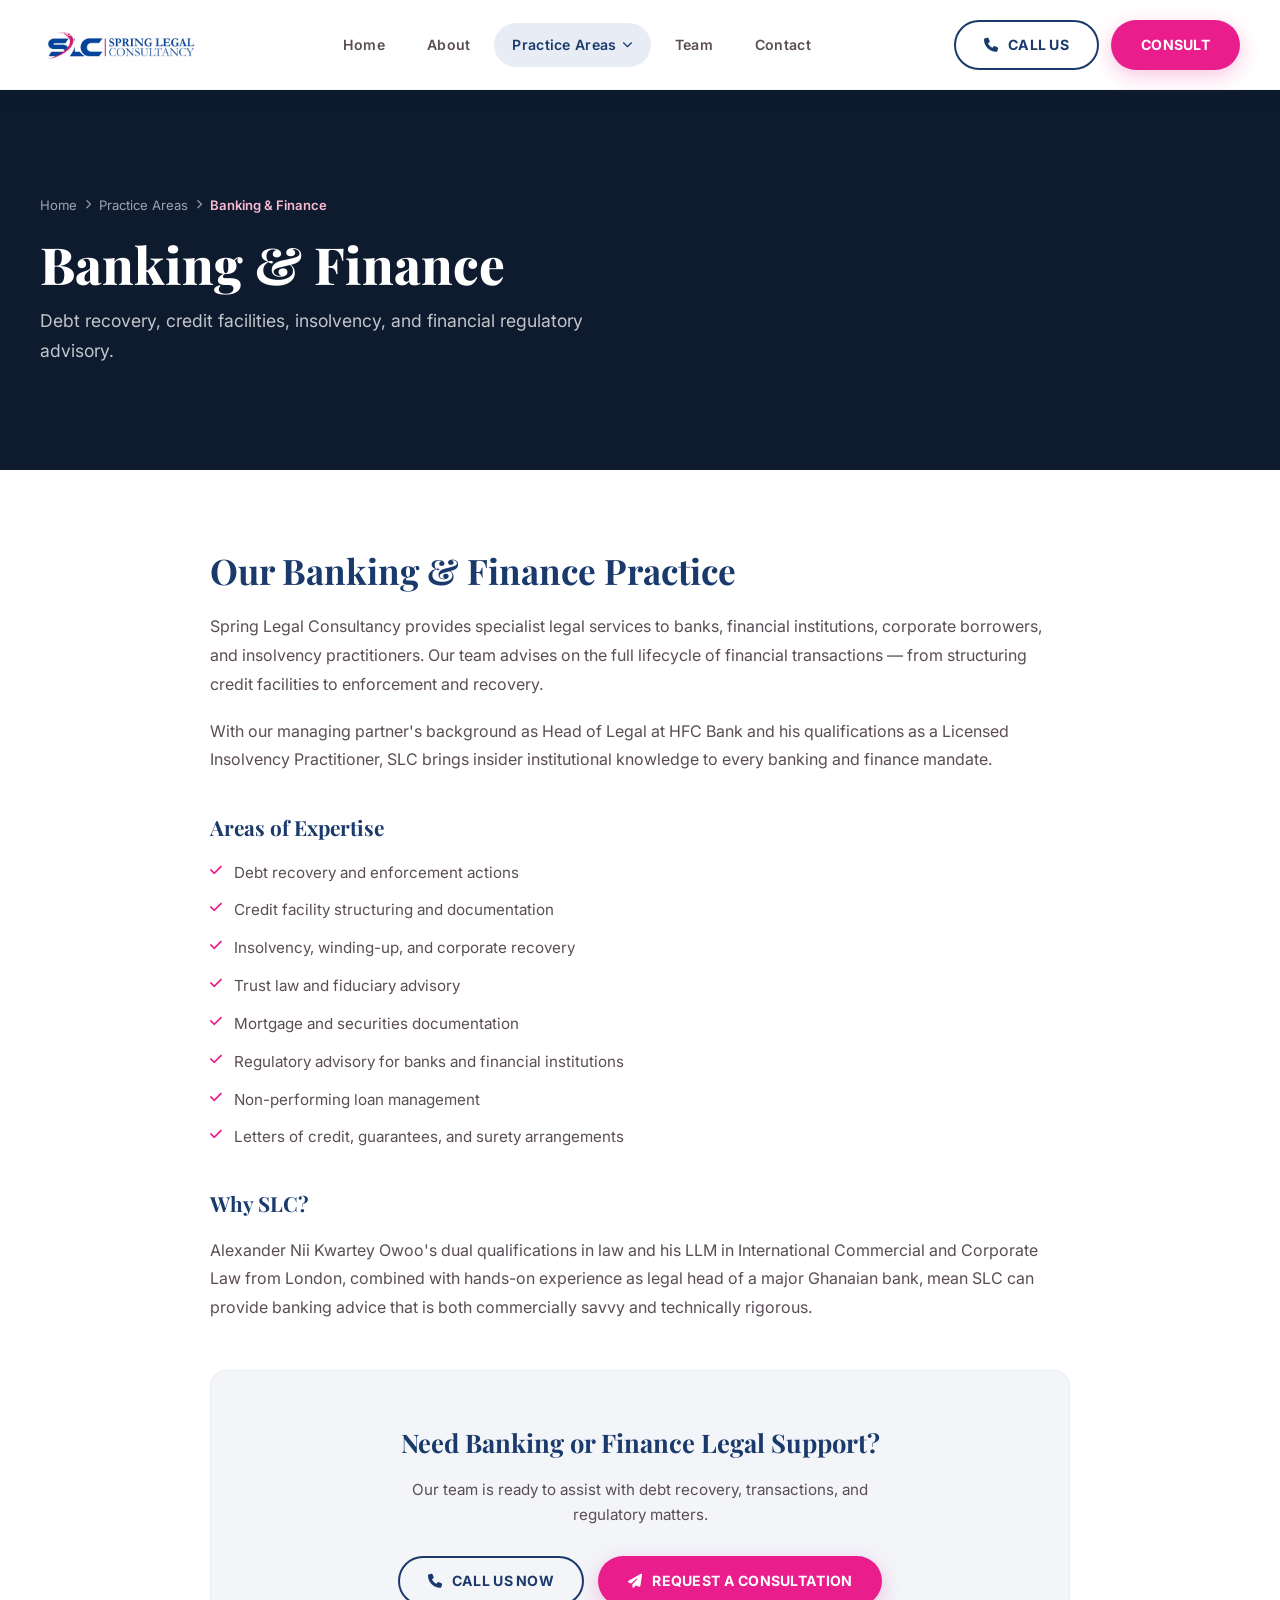
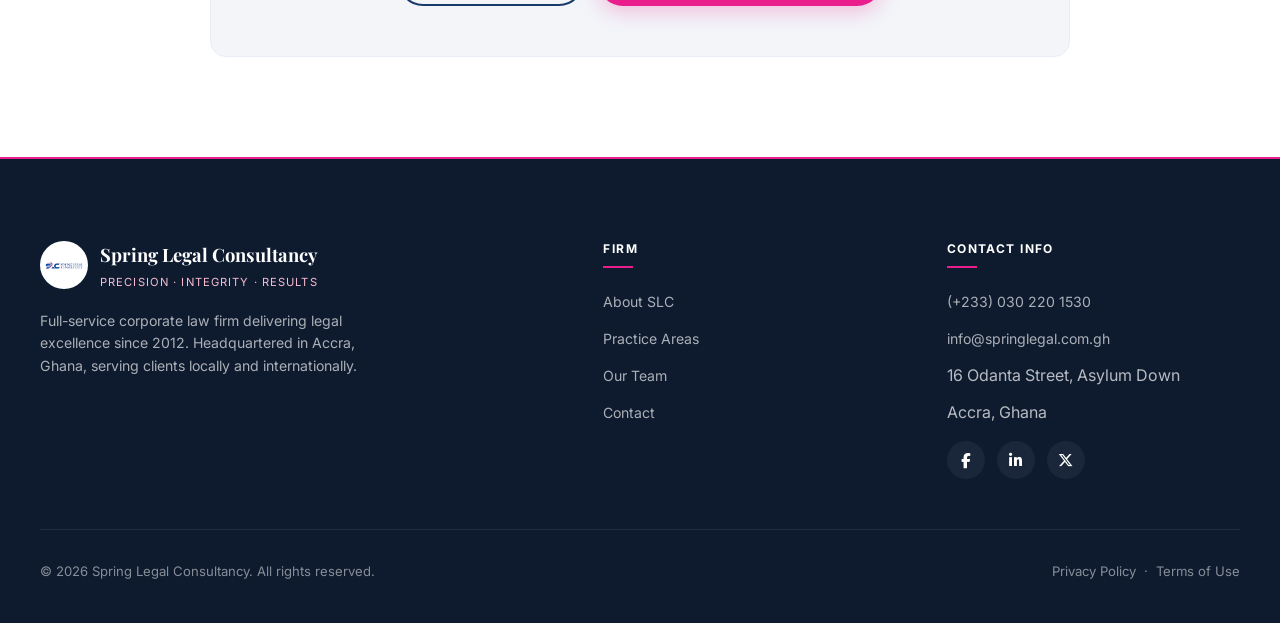
<file: practice/banking-finance.html>
﻿<!DOCTYPE html>
<html lang="en">
<head>
    <meta charset="UTF-8">
    <meta name="viewport" content="width=device-width, initial-scale=1.0, maximum-scale=5.0">
    <meta name="description" content="Banking and Finance law services at Spring Legal Consultancy — debt recovery, credit facilities, insolvency, trusts, and corporate recovery in Ghana.">
    <title>Banking & Finance | Spring Legal Consultancy</title>
    <link rel="shortcut icon" href="../logo.png">
    <link rel="preconnect" href="https://fonts.googleapis.com">
    <link rel="preconnect" href="https://fonts.gstatic.com" crossorigin>
    <link href="https://fonts.googleapis.com/css2?family=Playfair+Display:wght@600;700;800&family=Inter:wght@400;500;600;700&display=swap" rel="stylesheet">
    <link rel="stylesheet" href="https://cdnjs.cloudflare.com/ajax/libs/font-awesome/6.5.1/css/all.min.css">
    <link rel="stylesheet" href="practice.css">
    <script src="../cms-loader.js" defer></script>
</head>
<body>
    <header class="site-header">
        <div class="container">
            <nav class="nav" aria-label="Primary navigation">
                <a class="brand" href="../index.html"><img src="../logo.png" alt="Spring Legal Consultancy Logo"></a>
                <ul class="nav-links" role="list">
                    <li><a href="../index.html">Home</a></li>
                    <li><a href="../about.html">About</a></li>
                    <li class="has-dropdown">
                        <a href="aviation-law.html" class="active dropdown-toggle">Practice Areas <i class="fa-solid fa-chevron-down dropdown-icon"></i></a>
                        <ul class="dropdown-menu">
                            <li><a href="aviation-law.html">Aviation Law</a></li>
                            <li><a href="corporate-commercial.html">Corporate &amp; Commercial</a></li>
                            <li><a href="dispute-resolution.html">Dispute Resolution</a></li>
                            <li><a href="real-estate-property.html">Real Estate &amp; Property</a></li>
                            <li><a href="private-client-family.html">Private Client &amp; Family</a></li>
                            <li><a href="banking-finance.html" class="current">Banking &amp; Finance</a></li>
                            <li><a href="civil-construction.html">Civil Construction</a></li>
                            <li><a href="insurance-claims.html">Insurance Claims</a></li>
                            <li><a href="natural-resources-law.html">Natural Resources Law</a></li>
                        </ul>
                    </li>
                    <li><a href="../team.html">Team</a></li>
                    <li><a href="../contact.html">Contact</a></li>
                    <li class="mobile-only-item"><div class="nav-mobile-actions">
                        <a class="btn btn-outline" href="tel:+2330302201530"><i class="fa-solid fa-phone"></i> <span data-cms="header_call_text">Call Us</span></a>
                        <a class="btn btn-primary" href="../contact.html"><span data-cms="header_consult_text">Consult</span></a>
                    </div></li>
                </ul>
                <div class="nav-actions">
                    <a class="btn btn-outline" href="tel:+2330302201530"><i class="fa-solid fa-phone"></i> <span data-cms="header_call_text">Call Us</span></a>
                    <a class="btn btn-primary" href="../contact.html"><span data-cms="header_consult_text">Consult</span></a>
                    <button class="menu-toggle" id="menuToggle" aria-label="Toggle mobile menu">
                        <span class="bar"></span><span class="bar"></span><span class="bar"></span><span class="bar"></span>
                    </button>
                </div>
            </nav>
        </div>
    </header>
    <main>
        <section class="page-banner">
            <div class="banner-bg" style="background-image: url('https://images.unsplash.com/photo-1454165804606-c3d57bc86b40?auto=format&fit=crop&w=1400&q=80');"></div>
            <div class="banner-overlay">
                <div class="container">
                    <nav class="breadcrumb" aria-label="Breadcrumb">
                        <a href="../index.html">Home</a><i class="fa-solid fa-chevron-right"></i>
                        <a href="aviation-law.html">Practice Areas</a><i class="fa-solid fa-chevron-right"></i>
                        <span>Banking & Finance</span>
                    </nav>
                    <h1 class="serif banner-title" data-cms="practice_6_banner_title">Banking &amp; Finance</h1>
                    <p class="banner-sub" data-cms="practice_6_banner_sub">Debt recovery, credit facilities, insolvency, and financial regulatory advisory.</p>
                </div>
            </div>
        </section>
        <section class="practice-content">
            <div class="container">
                <div class="content-grid">
                    <div class="content-main">
                        <h2 class="serif section-h2" data-cms="practice_6_heading">Our Banking &amp; Finance Practice</h2>
                        <p data-cms="practice_6_p1">Spring Legal Consultancy provides specialist legal services to banks, financial institutions, corporate borrowers, and insolvency practitioners. Our team advises on the full lifecycle of financial transactions — from structuring credit facilities to enforcement and recovery.</p>
                        <p data-cms="practice_6_p2">With our managing partner's background as Head of Legal at HFC Bank and his qualifications as a Licensed Insolvency Practitioner, SLC brings insider institutional knowledge to every banking and finance mandate.</p>
                        <h3 class="serif">Areas of Expertise</h3>
                        <ul class="service-list" data-cms="practice_6_bullets">
                            <li><i class="fa-solid fa-check"></i> Debt recovery and enforcement actions</li>
                            <li><i class="fa-solid fa-check"></i> Credit facility structuring and documentation</li>
                            <li><i class="fa-solid fa-check"></i> Insolvency, winding-up, and corporate recovery</li>
                            <li><i class="fa-solid fa-check"></i> Trust law and fiduciary advisory</li>
                            <li><i class="fa-solid fa-check"></i> Mortgage and securities documentation</li>
                            <li><i class="fa-solid fa-check"></i> Regulatory advisory for banks and financial institutions</li>
                            <li><i class="fa-solid fa-check"></i> Non-performing loan management</li>
                            <li><i class="fa-solid fa-check"></i> Letters of credit, guarantees, and surety arrangements</li>
                        </ul>
                        <h3 class="serif">Why SLC?</h3>
                        <p data-cms="practice_6_why">Alexander Nii Kwartey Owoo's dual qualifications in law and his LLM in International Commercial and Corporate Law from London, combined with hands-on experience as legal head of a major Ghanaian bank, mean SLC can provide banking advice that is both commercially savvy and technically rigorous.</p>
                        <div class="cta-box">
                            <h4 class="serif" data-cms="practice_6_cta_title">Need Banking or Finance Legal Support?</h4>
                            <p data-cms="practice_6_cta_text">Our team is ready to assist with debt recovery, transactions, and regulatory matters.</p>
                            <div class="cta-box-btns">
                                <a href="tel:+2330302201530" class="btn btn-outline"><i class="fa-solid fa-phone"></i> Call Us Now</a>
                                <a href="../contact.html" class="btn btn-primary"><i class="fa-solid fa-paper-plane"></i> Request a Consultation</a>
                            </div>
                        </div>
                    </div>
                </div>
                    
                </div>
            </div>
        </section>
    </main>
        <!-- ═════════════════════ FOOTER ═══════════════════════ -->
    <footer class="site-footer">
        <div class="container">
            <div class="footer-grid-abdavid">
                <div>
                    <div class="footer-brand">
                        <img src="../logo.png" alt="Spring Legal Consultancy Logo">
                        <div>
                            <span class="footer-brand-name">Spring Legal Consultancy</span>
                            <span class="footer-tagline">Precision · Integrity · Results</span>
                        </div>
                    </div>
                    <p class="footer-description" data-cms="footer_description">
                        Full-service corporate law firm delivering legal excellence since 2012.
                        Headquartered in Accra, Ghana, serving clients locally and internationally.
                    </p>
                </div>
                
                <div class="footer-col">
                    <h4>Firm</h4>
                    <ul class="footer-links">
                        <li><a href="../about.html">About SLC</a></li>
                        <li><a href="aviation-law.html">Practice Areas</a></li>
                        <li><a href="../team.html">Our Team</a></li>
                        <li><a href="../contact.html">Contact</a></li>
                    </ul>
                </div>
                
                <div class="footer-col">
                    <h4>Contact Info</h4>
                    <ul class="footer-links">
                        <li><a href="tel:+2330302201530">(+233) 030 220 1530</a></li>
                        <li><a href="mailto:info@springlegal.com.gh">info@springlegal.com.gh</a></li>
                        <li>16 Odanta Street, Asylum Down</li>
                        <li>Accra, Ghana</li>
                    </ul>
                    <div class="footer-socials">
                        <a href="#" class="social-link" aria-label="Facebook"><i class="fa-brands fa-facebook-f"></i></a>
                        <a href="#" class="social-link" aria-label="LinkedIn"><i class="fa-brands fa-linkedin-in"></i></a>
                        <a href="#" class="social-link" aria-label="Twitter"><i class="fa-brands fa-x-twitter"></i></a>
                    </div>
                </div>
            </div>
            
            <div class="footer-bottom">
                <span data-cms="footer_copyright">&copy; 2026 Spring Legal Consultancy. All rights reserved.</span>
                <span>
                    <a href="#">Privacy Policy</a> &nbsp;·&nbsp;
                    <a href="#">Terms of Use</a>
                </span>
            </div>
        </div>
    </footer>
    
    <script>
        const t=document.getElementById('menuToggle'),n=document.querySelector('.nav-links');
        t.addEventListener('click',()=>{t.classList.toggle('active');n.classList.toggle('active');});
        // Dropdown accordion on mobile
        document.querySelectorAll('.has-dropdown').forEach(item => {
            const toggle = item.querySelector('.dropdown-toggle');
            toggle.addEventListener('click', e => {
                if (window.innerWidth <= 1024) {
                    e.preventDefault();
                    item.classList.toggle('open');
                }
            });
        });
        document.querySelectorAll('.nav-links a:not(.dropdown-toggle)').forEach(l=>l.addEventListener('click',()=>{t.classList.remove('active');n.classList.remove('active');}));
    </script>
    
</body>
</html>
</file>
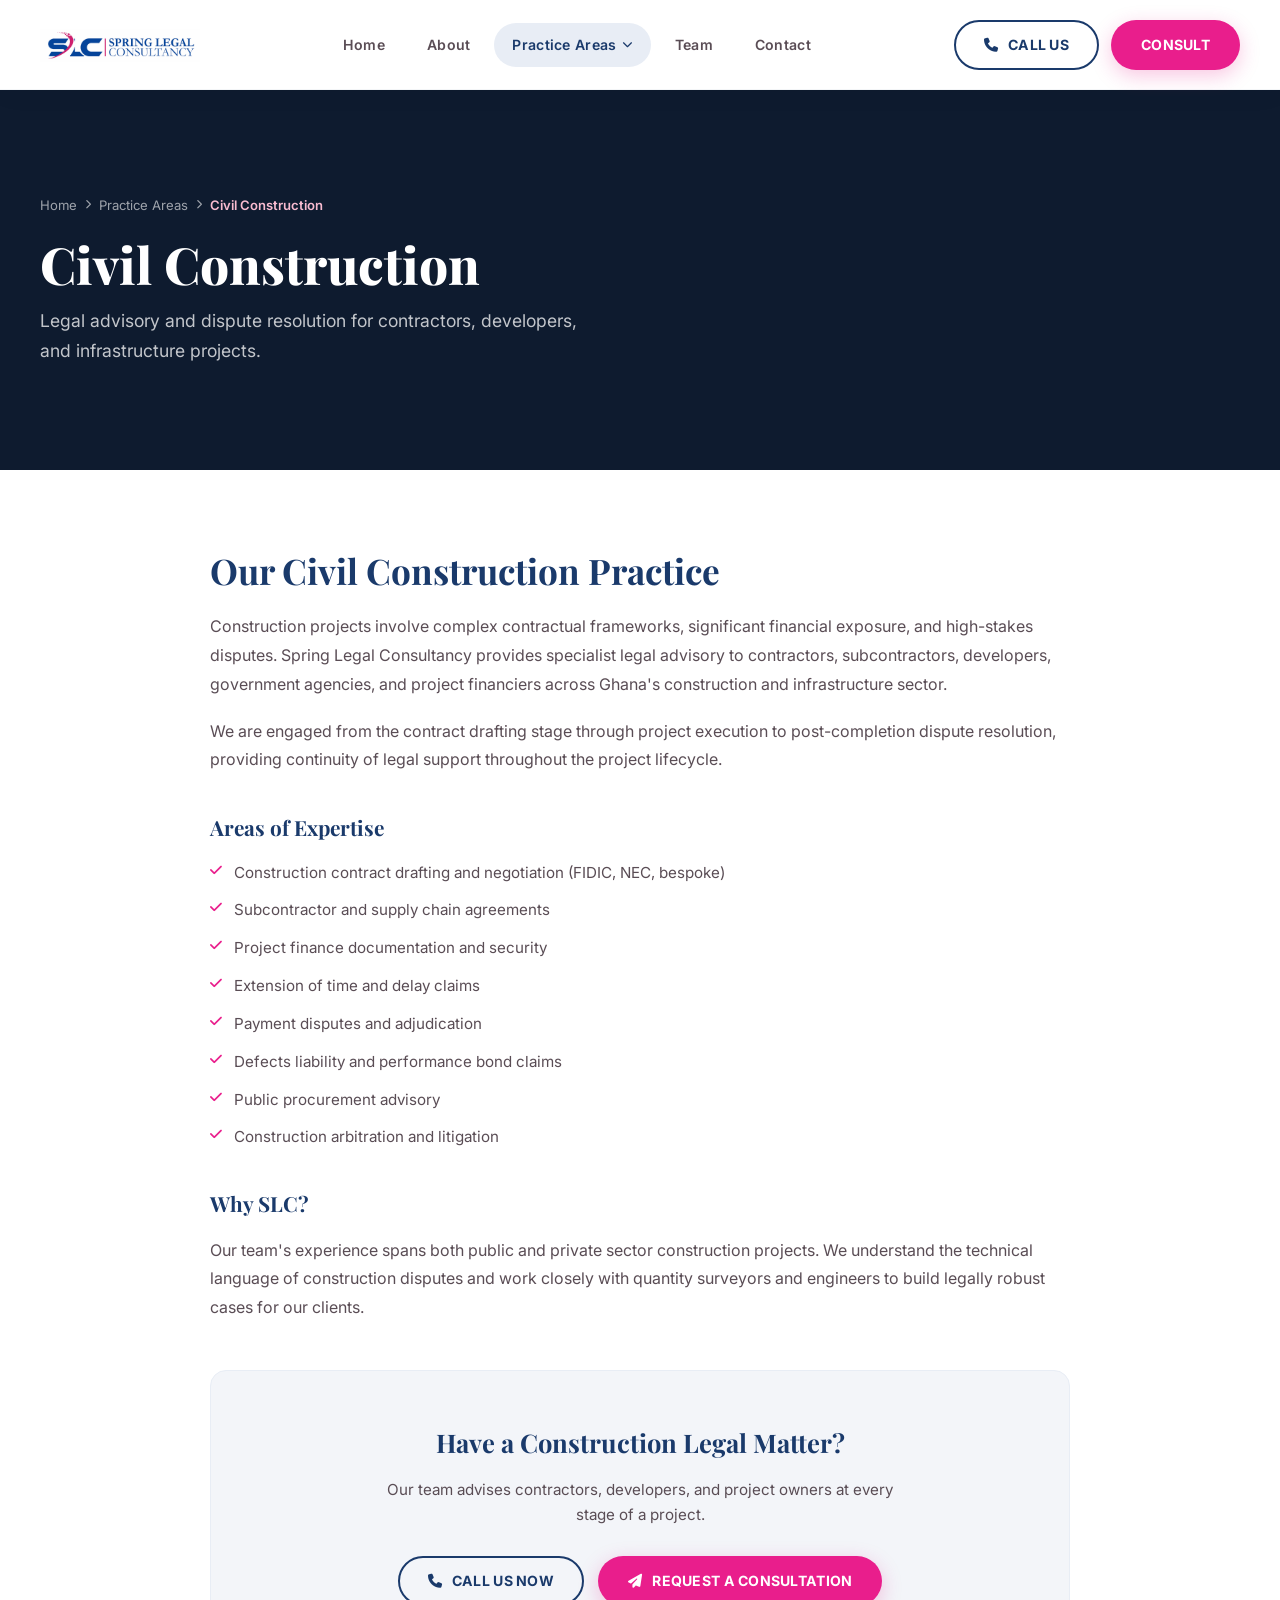
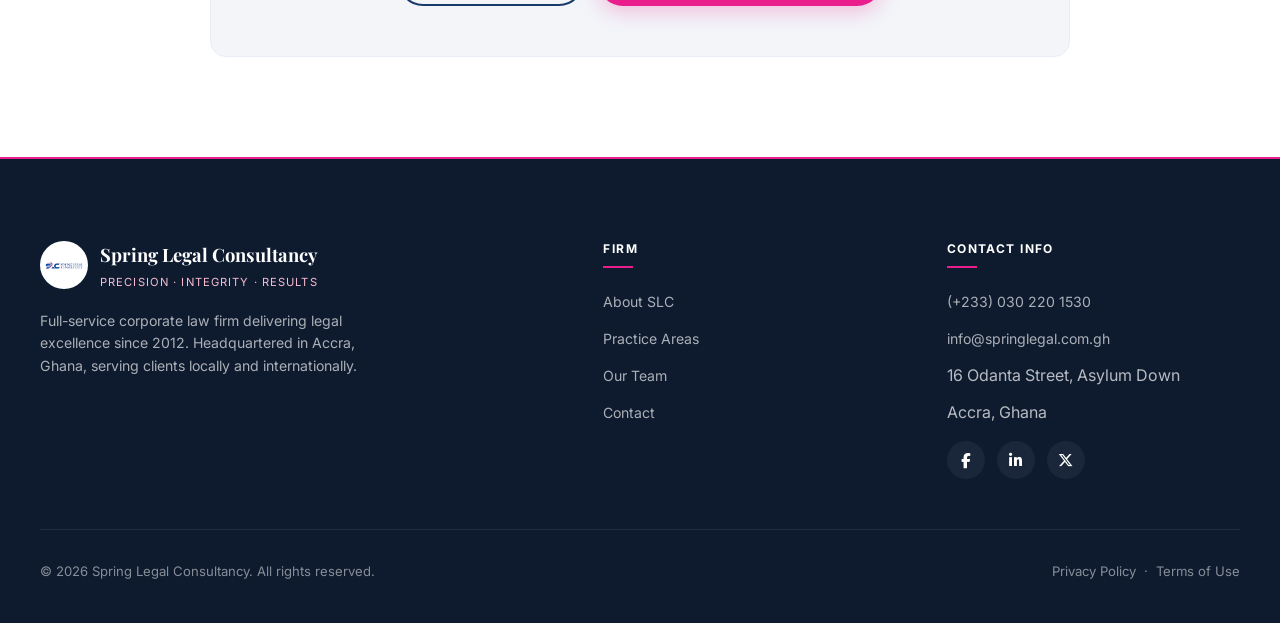
<file: practice/civil-construction.html>
﻿<!DOCTYPE html>
<html lang="en">
<head>
    <meta charset="UTF-8">
    <meta name="viewport" content="width=device-width, initial-scale=1.0, maximum-scale=5.0">
    <meta name="description" content="Civil Construction law services at Spring Legal Consultancy — construction contracts, advisory, and dispute resolution for contractors, developers, and infrastructure projects in Ghana.">
    <title>Civil Construction | Spring Legal Consultancy</title>
    <link rel="shortcut icon" href="../logo.png">
    <link rel="preconnect" href="https://fonts.googleapis.com">
    <link rel="preconnect" href="https://fonts.gstatic.com" crossorigin>
    <link href="https://fonts.googleapis.com/css2?family=Playfair+Display:wght@600;700;800&family=Inter:wght@400;500;600;700&display=swap" rel="stylesheet">
    <link rel="stylesheet" href="https://cdnjs.cloudflare.com/ajax/libs/font-awesome/6.5.1/css/all.min.css">
    <link rel="stylesheet" href="practice.css">
    <script src="../cms-loader.js" defer></script>
</head>
<body>
    <header class="site-header">
        <div class="container">
            <nav class="nav" aria-label="Primary navigation">
                <a class="brand" href="../index.html"><img src="../logo.png" alt="Spring Legal Consultancy Logo"></a>
                <ul class="nav-links" role="list">
                    <li><a href="../index.html">Home</a></li>
                    <li><a href="../about.html">About</a></li>
                    <li class="has-dropdown">
                        <a href="aviation-law.html" class="active dropdown-toggle">Practice Areas <i class="fa-solid fa-chevron-down dropdown-icon"></i></a>
                        <ul class="dropdown-menu">
                            <li><a href="aviation-law.html">Aviation Law</a></li>
                            <li><a href="corporate-commercial.html">Corporate &amp; Commercial</a></li>
                            <li><a href="dispute-resolution.html">Dispute Resolution</a></li>
                            <li><a href="real-estate-property.html">Real Estate &amp; Property</a></li>
                            <li><a href="private-client-family.html">Private Client &amp; Family</a></li>
                            <li><a href="banking-finance.html">Banking &amp; Finance</a></li>
                            <li><a href="civil-construction.html" class="current">Civil Construction</a></li>
                            <li><a href="insurance-claims.html">Insurance Claims</a></li>
                            <li><a href="natural-resources-law.html">Natural Resources Law</a></li>
                        </ul>
                    </li>
                    <li><a href="../team.html">Team</a></li>
                    <li><a href="../contact.html">Contact</a></li>
                    <li class="mobile-only-item"><div class="nav-mobile-actions">
                        <a class="btn btn-outline" href="tel:+2330302201530"><i class="fa-solid fa-phone"></i> <span data-cms="header_call_text">Call Us</span></a>
                        <a class="btn btn-primary" href="../contact.html"><span data-cms="header_consult_text">Consult</span></a>
                    </div></li>
                </ul>
                <div class="nav-actions">
                    <a class="btn btn-outline" href="tel:+2330302201530"><i class="fa-solid fa-phone"></i> <span data-cms="header_call_text">Call Us</span></a>
                    <a class="btn btn-primary" href="../contact.html"><span data-cms="header_consult_text">Consult</span></a>
                    <button class="menu-toggle" id="menuToggle" aria-label="Toggle mobile menu">
                        <span class="bar"></span><span class="bar"></span><span class="bar"></span><span class="bar"></span>
                    </button>
                </div>
            </nav>
        </div>
    </header>
    <main>
        <section class="page-banner">
            <div class="banner-bg" style="background-image: url('https://images.unsplash.com/photo-1504307651254-35680f356dfd?auto=format&fit=crop&w=1400&q=80');"></div>
            <div class="banner-overlay">
                <div class="container">
                    <nav class="breadcrumb" aria-label="Breadcrumb">
                        <a href="../index.html">Home</a><i class="fa-solid fa-chevron-right"></i>
                        <a href="aviation-law.html">Practice Areas</a><i class="fa-solid fa-chevron-right"></i>
                        <span>Civil Construction</span>
                    </nav>
                    <h1 class="serif banner-title" data-cms="practice_7_banner_title">Civil Construction</h1>
                    <p class="banner-sub" data-cms="practice_7_banner_sub">Legal advisory and dispute resolution for contractors, developers, and infrastructure projects.</p>
                </div>
            </div>
        </section>
        <section class="practice-content">
            <div class="container">
                <div class="content-grid">
                    <div class="content-main">
                        <h2 class="serif section-h2" data-cms="practice_7_heading">Our Civil Construction Practice</h2>
                        <p data-cms="practice_7_p1">Construction projects involve complex contractual frameworks, significant financial exposure, and high-stakes disputes. Spring Legal Consultancy provides specialist legal advisory to contractors, subcontractors, developers, government agencies, and project financiers across Ghana's construction and infrastructure sector.</p>
                        <p data-cms="practice_7_p2">We are engaged from the contract drafting stage through project execution to post-completion dispute resolution, providing continuity of legal support throughout the project lifecycle.</p>
                        <h3 class="serif">Areas of Expertise</h3>
                        <ul class="service-list" data-cms="practice_7_bullets">
                            <li><i class="fa-solid fa-check"></i> Construction contract drafting and negotiation (FIDIC, NEC, bespoke)</li>
                            <li><i class="fa-solid fa-check"></i> Subcontractor and supply chain agreements</li>
                            <li><i class="fa-solid fa-check"></i> Project finance documentation and security</li>
                            <li><i class="fa-solid fa-check"></i> Extension of time and delay claims</li>
                            <li><i class="fa-solid fa-check"></i> Payment disputes and adjudication</li>
                            <li><i class="fa-solid fa-check"></i> Defects liability and performance bond claims</li>
                            <li><i class="fa-solid fa-check"></i> Public procurement advisory</li>
                            <li><i class="fa-solid fa-check"></i> Construction arbitration and litigation</li>
                        </ul>
                        <h3 class="serif">Why SLC?</h3>
                        <p data-cms="practice_7_why">Our team's experience spans both public and private sector construction projects. We understand the technical language of construction disputes and work closely with quantity surveyors and engineers to build legally robust cases for our clients.</p>
                        <div class="cta-box">
                            <h4 class="serif" data-cms="practice_7_cta_title">Have a Construction Legal Matter?</h4>
                            <p data-cms="practice_7_cta_text">Our team advises contractors, developers, and project owners at every stage of a project.</p>
                            <div class="cta-box-btns">
                                <a href="tel:+2330302201530" class="btn btn-outline"><i class="fa-solid fa-phone"></i> Call Us Now</a>
                                <a href="../contact.html" class="btn btn-primary"><i class="fa-solid fa-paper-plane"></i> Request a Consultation</a>
                            </div>
                        </div>
                    </div>
                </div>
                    
                </div>
            </div>
        </section>
    </main>
        <!-- ═════════════════════ FOOTER ═══════════════════════ -->
    <footer class="site-footer">
        <div class="container">
            <div class="footer-grid-abdavid">
                <div>
                    <div class="footer-brand">
                        <img src="../logo.png" alt="Spring Legal Consultancy Logo">
                        <div>
                            <span class="footer-brand-name">Spring Legal Consultancy</span>
                            <span class="footer-tagline">Precision · Integrity · Results</span>
                        </div>
                    </div>
                    <p class="footer-description" data-cms="footer_description">
                        Full-service corporate law firm delivering legal excellence since 2012.
                        Headquartered in Accra, Ghana, serving clients locally and internationally.
                    </p>
                </div>
                
                <div class="footer-col">
                    <h4>Firm</h4>
                    <ul class="footer-links">
                        <li><a href="../about.html">About SLC</a></li>
                        <li><a href="aviation-law.html">Practice Areas</a></li>
                        <li><a href="../team.html">Our Team</a></li>
                        <li><a href="../contact.html">Contact</a></li>
                    </ul>
                </div>
                
                <div class="footer-col">
                    <h4>Contact Info</h4>
                    <ul class="footer-links">
                        <li><a href="tel:+2330302201530">(+233) 030 220 1530</a></li>
                        <li><a href="mailto:info@springlegal.com.gh">info@springlegal.com.gh</a></li>
                        <li>16 Odanta Street, Asylum Down</li>
                        <li>Accra, Ghana</li>
                    </ul>
                    <div class="footer-socials">
                        <a href="#" class="social-link" aria-label="Facebook"><i class="fa-brands fa-facebook-f"></i></a>
                        <a href="#" class="social-link" aria-label="LinkedIn"><i class="fa-brands fa-linkedin-in"></i></a>
                        <a href="#" class="social-link" aria-label="Twitter"><i class="fa-brands fa-x-twitter"></i></a>
                    </div>
                </div>
            </div>
            
            <div class="footer-bottom">
                <span data-cms="footer_copyright">&copy; 2026 Spring Legal Consultancy. All rights reserved.</span>
                <span>
                    <a href="#">Privacy Policy</a> &nbsp;·&nbsp;
                    <a href="#">Terms of Use</a>
                </span>
            </div>
        </div>
    </footer>
    
    <script>
        const t=document.getElementById('menuToggle'),n=document.querySelector('.nav-links');
        t.addEventListener('click',()=>{t.classList.toggle('active');n.classList.toggle('active');});
        // Dropdown accordion on mobile
        document.querySelectorAll('.has-dropdown').forEach(item => {
            const toggle = item.querySelector('.dropdown-toggle');
            toggle.addEventListener('click', e => {
                if (window.innerWidth <= 1024) {
                    e.preventDefault();
                    item.classList.toggle('open');
                }
            });
        });
        document.querySelectorAll('.nav-links a:not(.dropdown-toggle)').forEach(l=>l.addEventListener('click',()=>{t.classList.remove('active');n.classList.remove('active');}));
    </script>
    
</body>
</html>
</file>
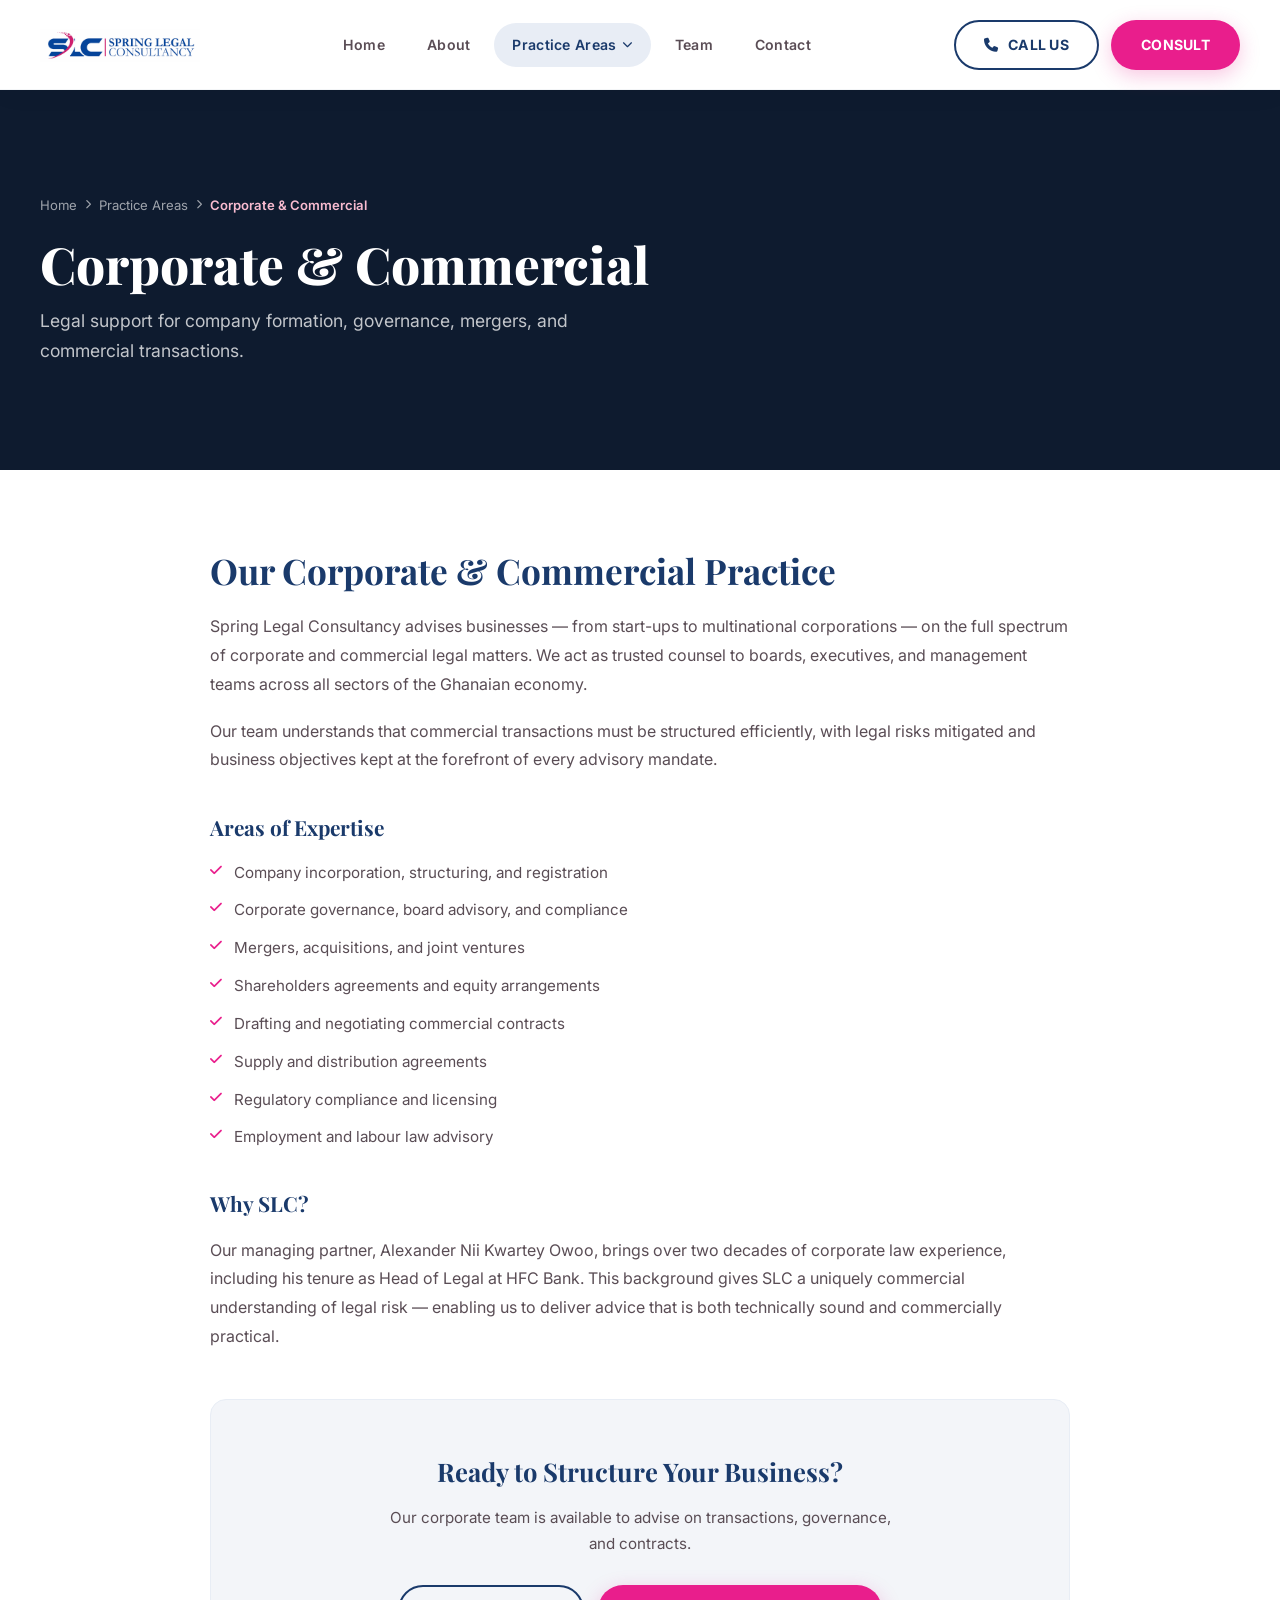
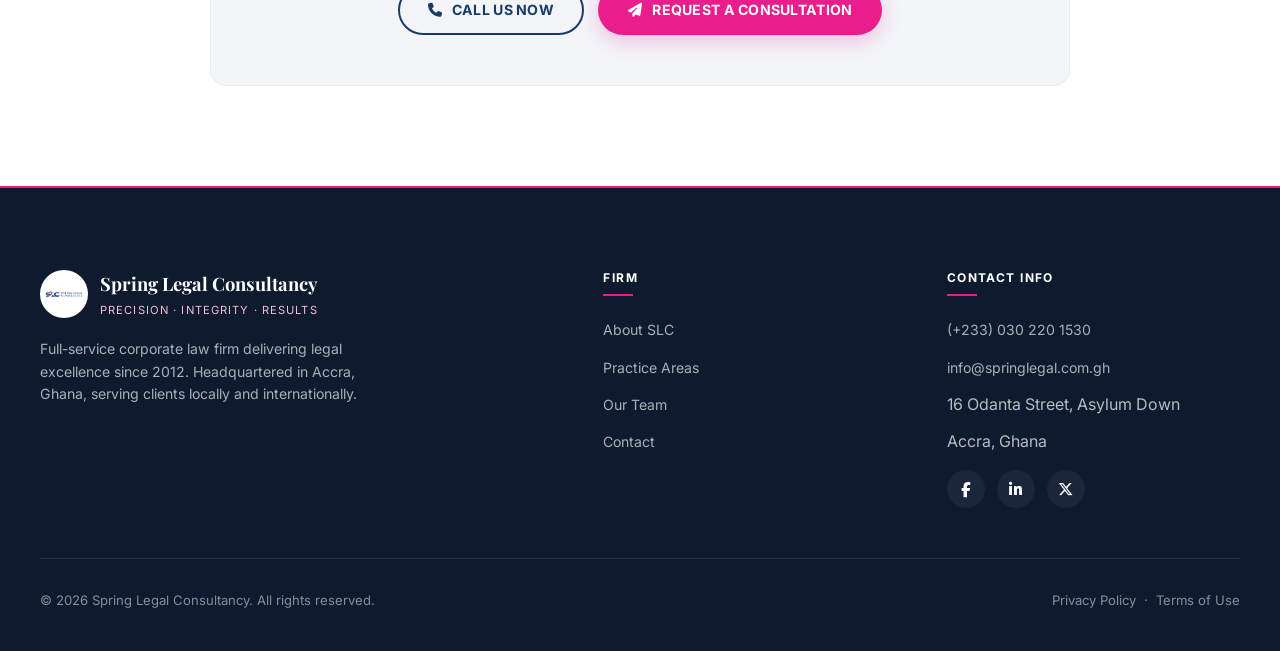
<file: practice/corporate-commercial.html>
﻿<!DOCTYPE html>
<html lang="en">
<head>
    <meta charset="UTF-8">
    <meta name="viewport" content="width=device-width, initial-scale=1.0, maximum-scale=5.0">
    <meta name="description" content="Corporate and Commercial law services at Spring Legal Consultancy — company formation, governance, mergers, contracts, and commercial transactions in Ghana.">
    <title>Corporate & Commercial | Spring Legal Consultancy</title>
    <link rel="shortcut icon" href="../logo.png">
    <link rel="preconnect" href="https://fonts.googleapis.com">
    <link rel="preconnect" href="https://fonts.gstatic.com" crossorigin>
    <link href="https://fonts.googleapis.com/css2?family=Playfair+Display:wght@600;700;800&family=Inter:wght@400;500;600;700&display=swap" rel="stylesheet">
    <link rel="stylesheet" href="https://cdnjs.cloudflare.com/ajax/libs/font-awesome/6.5.1/css/all.min.css">
    <link rel="stylesheet" href="practice.css">
    <script src="../cms-loader.js" defer></script>
</head>
<body>
    <header class="site-header">
        <div class="container">
            <nav class="nav" aria-label="Primary navigation">
                <a class="brand" href="../index.html"><img src="../logo.png" alt="Spring Legal Consultancy Logo"></a>
                <ul class="nav-links" role="list">
                    <li><a href="../index.html">Home</a></li>
                    <li><a href="../about.html">About</a></li>
                    <li class="has-dropdown">
                        <a href="aviation-law.html" class="active dropdown-toggle">Practice Areas <i class="fa-solid fa-chevron-down dropdown-icon"></i></a>
                        <ul class="dropdown-menu">
                            <li><a href="aviation-law.html">Aviation Law</a></li>
                            <li><a href="corporate-commercial.html" class="current">Corporate &amp; Commercial</a></li>
                            <li><a href="dispute-resolution.html">Dispute Resolution</a></li>
                            <li><a href="real-estate-property.html">Real Estate &amp; Property</a></li>
                            <li><a href="private-client-family.html">Private Client &amp; Family</a></li>
                            <li><a href="banking-finance.html">Banking &amp; Finance</a></li>
                            <li><a href="civil-construction.html">Civil Construction</a></li>
                            <li><a href="insurance-claims.html">Insurance Claims</a></li>
                            <li><a href="natural-resources-law.html">Natural Resources Law</a></li>
                        </ul>
                    </li>
                    <li><a href="../team.html">Team</a></li>
                    <li><a href="../contact.html">Contact</a></li>
                    <li class="mobile-only-item"><div class="nav-mobile-actions">
                        <a class="btn btn-outline" href="tel:+2330302201530"><i class="fa-solid fa-phone"></i> <span data-cms="header_call_text">Call Us</span></a>
                        <a class="btn btn-primary" href="../contact.html"><span data-cms="header_consult_text">Consult</span></a>
                    </div></li>
                </ul>
                <div class="nav-actions">
                    <a class="btn btn-outline" href="tel:+2330302201530"><i class="fa-solid fa-phone"></i> <span data-cms="header_call_text">Call Us</span></a>
                    <a class="btn btn-primary" href="../contact.html"><span data-cms="header_consult_text">Consult</span></a>
                    <button class="menu-toggle" id="menuToggle" aria-label="Toggle mobile menu">
                        <span class="bar"></span><span class="bar"></span><span class="bar"></span><span class="bar"></span>
                    </button>
                </div>
            </nav>
        </div>
    </header>
    <main>
        <section class="page-banner">
            <div class="banner-bg" style="background-image: url('https://images.unsplash.com/photo-1486406146926-c627a92ad1ab?auto=format&fit=crop&w=1400&q=80');"></div>
            <div class="banner-overlay">
                <div class="container">
                    <nav class="breadcrumb" aria-label="Breadcrumb">
                        <a href="../index.html">Home</a><i class="fa-solid fa-chevron-right"></i>
                        <a href="aviation-law.html">Practice Areas</a><i class="fa-solid fa-chevron-right"></i>
                        <span>Corporate & Commercial</span>
                    </nav>
                    <h1 class="serif banner-title" data-cms="practice_2_banner_title">Corporate &amp; Commercial</h1>
                    <p class="banner-sub" data-cms="practice_2_banner_sub">Legal support for company formation, governance, mergers, and commercial transactions.</p>
                </div>
            </div>
        </section>
        <section class="practice-content">
            <div class="container">
                <div class="content-grid">
                    <div class="content-main">
                        <h2 class="serif section-h2" data-cms="practice_2_heading">Our Corporate &amp; Commercial Practice</h2>
                        <p data-cms="practice_2_p1">Spring Legal Consultancy advises businesses — from start-ups to multinational corporations — on the full spectrum of corporate and commercial legal matters. We act as trusted counsel to boards, executives, and management teams across all sectors of the Ghanaian economy.</p>
                        <p data-cms="practice_2_p2">Our team understands that commercial transactions must be structured efficiently, with legal risks mitigated and business objectives kept at the forefront of every advisory mandate.</p>
                        <h3 class="serif">Areas of Expertise</h3>
                        <ul class="service-list" data-cms="practice_2_bullets">
                            <li><i class="fa-solid fa-check"></i> Company incorporation, structuring, and registration</li>
                            <li><i class="fa-solid fa-check"></i> Corporate governance, board advisory, and compliance</li>
                            <li><i class="fa-solid fa-check"></i> Mergers, acquisitions, and joint ventures</li>
                            <li><i class="fa-solid fa-check"></i> Shareholders agreements and equity arrangements</li>
                            <li><i class="fa-solid fa-check"></i> Drafting and negotiating commercial contracts</li>
                            <li><i class="fa-solid fa-check"></i> Supply and distribution agreements</li>
                            <li><i class="fa-solid fa-check"></i> Regulatory compliance and licensing</li>
                            <li><i class="fa-solid fa-check"></i> Employment and labour law advisory</li>
                        </ul>
                        <h3 class="serif">Why SLC?</h3>
                        <p data-cms="practice_2_why">Our managing partner, Alexander Nii Kwartey Owoo, brings over two decades of corporate law experience, including his tenure as Head of Legal at HFC Bank. This background gives SLC a uniquely commercial understanding of legal risk — enabling us to deliver advice that is both technically sound and commercially practical.</p>
                        <div class="cta-box">
                            <h4 class="serif" data-cms="practice_2_cta_title">Ready to Structure Your Business?</h4>
                            <p data-cms="practice_2_cta_text">Our corporate team is available to advise on transactions, governance, and contracts.</p>
                            <div class="cta-box-btns">
                                <a href="tel:+2330302201530" class="btn btn-outline"><i class="fa-solid fa-phone"></i> Call Us Now</a>
                                <a href="../contact.html" class="btn btn-primary"><i class="fa-solid fa-paper-plane"></i> Request a Consultation</a>
                            </div>
                        </div>
                    </div>
                </div>
                    
                </div>
            </div>
        </section>
    </main>
        <!-- ═════════════════════ FOOTER ═══════════════════════ -->
    <footer class="site-footer">
        <div class="container">
            <div class="footer-grid-abdavid">
                <div>
                    <div class="footer-brand">
                        <img src="../logo.png" alt="Spring Legal Consultancy Logo">
                        <div>
                            <span class="footer-brand-name">Spring Legal Consultancy</span>
                            <span class="footer-tagline">Precision · Integrity · Results</span>
                        </div>
                    </div>
                    <p class="footer-description" data-cms="footer_description">
                        Full-service corporate law firm delivering legal excellence since 2012.
                        Headquartered in Accra, Ghana, serving clients locally and internationally.
                    </p>
                </div>
                
                <div class="footer-col">
                    <h4>Firm</h4>
                    <ul class="footer-links">
                        <li><a href="../about.html">About SLC</a></li>
                        <li><a href="aviation-law.html">Practice Areas</a></li>
                        <li><a href="../team.html">Our Team</a></li>
                        <li><a href="../contact.html">Contact</a></li>
                    </ul>
                </div>
                
                <div class="footer-col">
                    <h4>Contact Info</h4>
                    <ul class="footer-links">
                        <li><a href="tel:+2330302201530">(+233) 030 220 1530</a></li>
                        <li><a href="mailto:info@springlegal.com.gh">info@springlegal.com.gh</a></li>
                        <li>16 Odanta Street, Asylum Down</li>
                        <li>Accra, Ghana</li>
                    </ul>
                    <div class="footer-socials">
                        <a href="#" class="social-link" aria-label="Facebook"><i class="fa-brands fa-facebook-f"></i></a>
                        <a href="#" class="social-link" aria-label="LinkedIn"><i class="fa-brands fa-linkedin-in"></i></a>
                        <a href="#" class="social-link" aria-label="Twitter"><i class="fa-brands fa-x-twitter"></i></a>
                    </div>
                </div>
            </div>
            
            <div class="footer-bottom">
                <span data-cms="footer_copyright">&copy; 2026 Spring Legal Consultancy. All rights reserved.</span>
                <span>
                    <a href="#">Privacy Policy</a> &nbsp;·&nbsp;
                    <a href="#">Terms of Use</a>
                </span>
            </div>
        </div>
    </footer>
    
    <script>
        const t=document.getElementById('menuToggle'),n=document.querySelector('.nav-links');
        t.addEventListener('click',()=>{t.classList.toggle('active');n.classList.toggle('active');});
        // Dropdown accordion on mobile
        document.querySelectorAll('.has-dropdown').forEach(item => {
            const toggle = item.querySelector('.dropdown-toggle');
            toggle.addEventListener('click', e => {
                if (window.innerWidth <= 1024) {
                    e.preventDefault();
                    item.classList.toggle('open');
                }
            });
        });
        document.querySelectorAll('.nav-links a:not(.dropdown-toggle)').forEach(l=>l.addEventListener('click',()=>{t.classList.remove('active');n.classList.remove('active');}));
    </script>
    
</body>
</html>
</file>
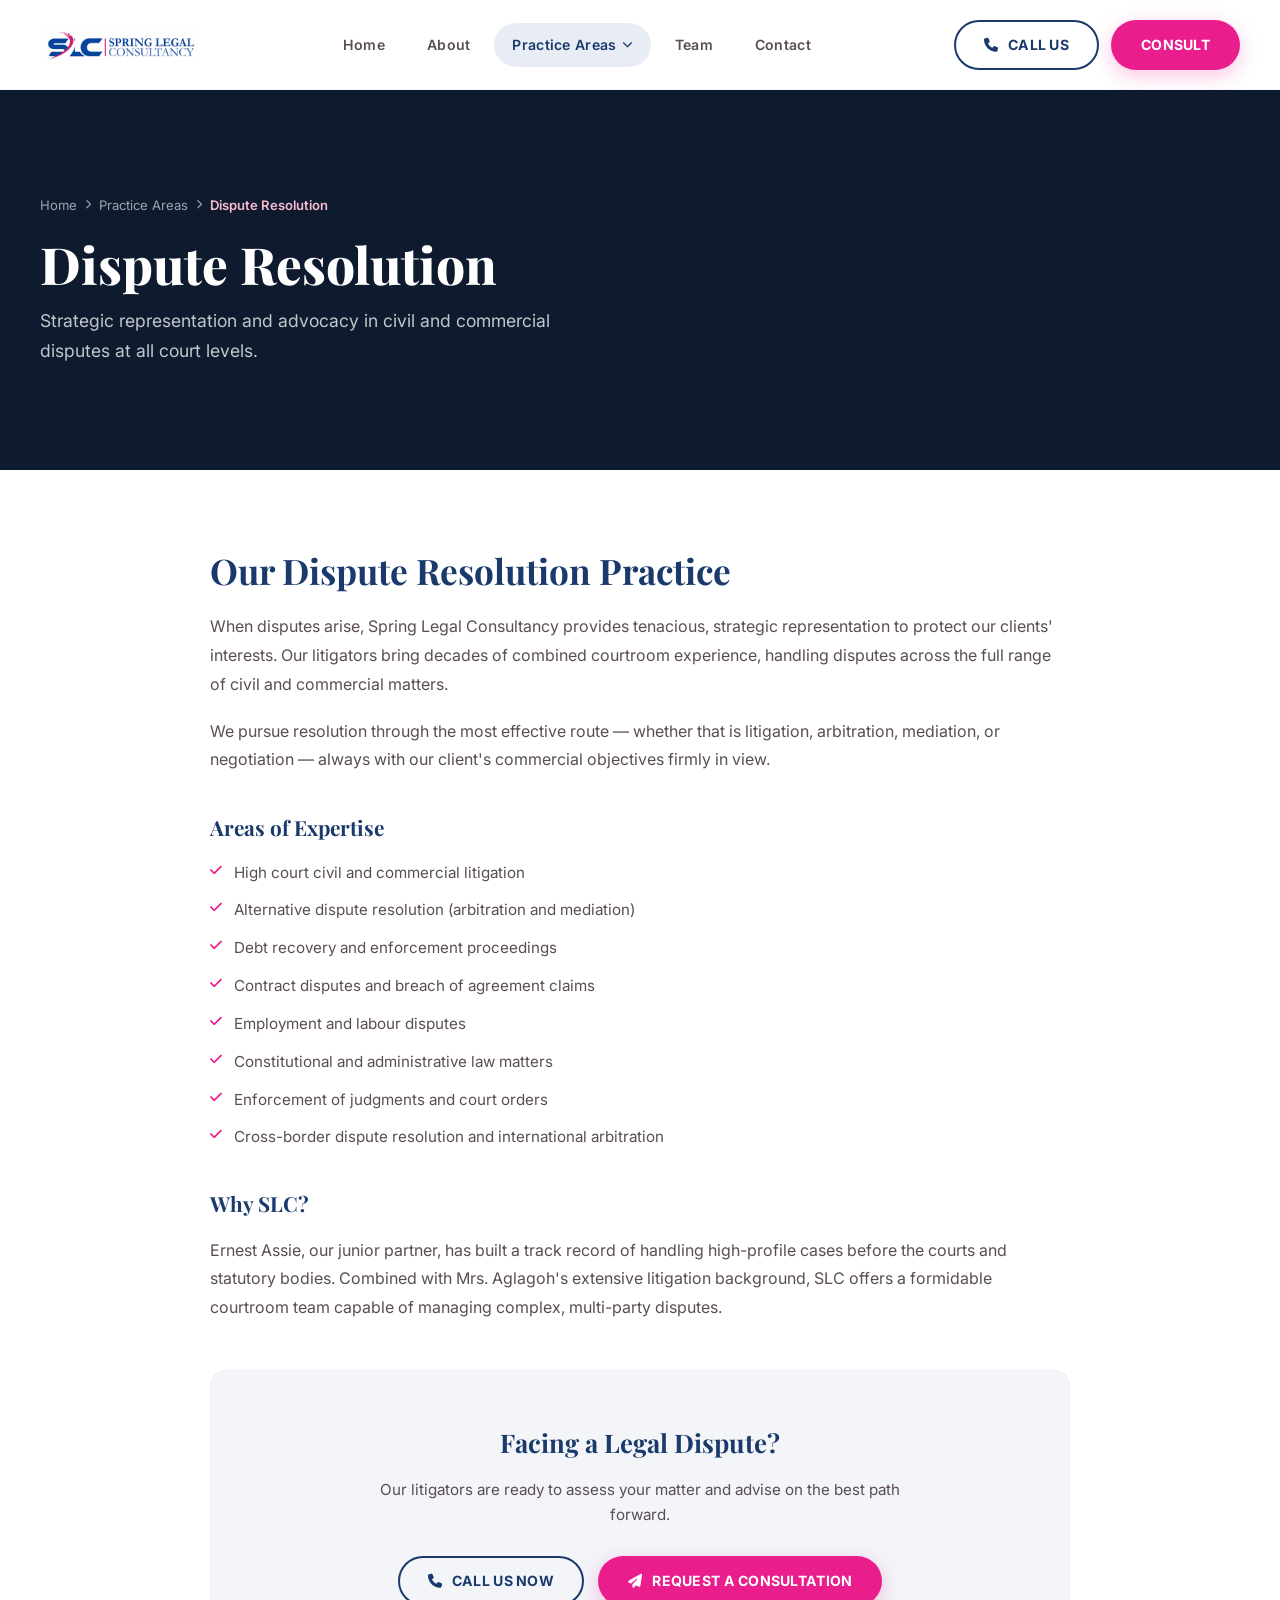
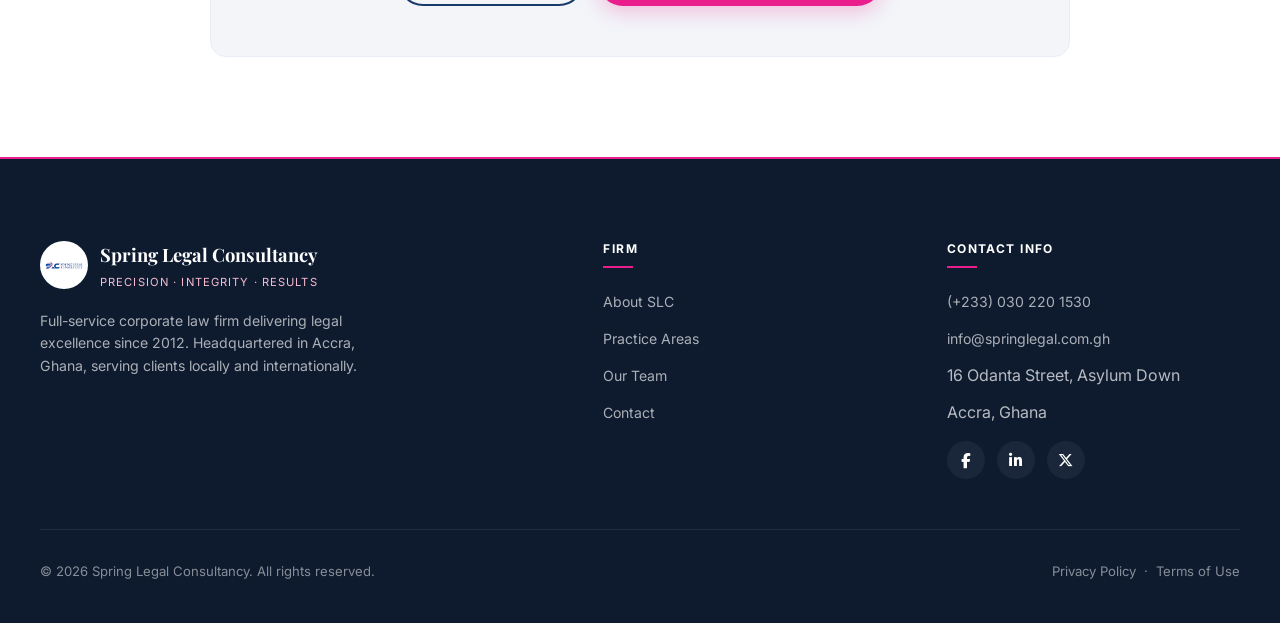
<file: practice/dispute-resolution.html>
﻿<!DOCTYPE html>
<html lang="en">
<head>
    <meta charset="UTF-8">
    <meta name="viewport" content="width=device-width, initial-scale=1.0, maximum-scale=5.0">
    <meta name="description" content="Dispute Resolution services at Spring Legal Consultancy — strategic litigation, arbitration, and mediation for civil and commercial disputes in Ghana.">
    <title>Dispute Resolution | Spring Legal Consultancy</title>
    <link rel="shortcut icon" href="../logo.png">
    <link rel="preconnect" href="https://fonts.googleapis.com">
    <link rel="preconnect" href="https://fonts.gstatic.com" crossorigin>
    <link href="https://fonts.googleapis.com/css2?family=Playfair+Display:wght@600;700;800&family=Inter:wght@400;500;600;700&display=swap" rel="stylesheet">
    <link rel="stylesheet" href="https://cdnjs.cloudflare.com/ajax/libs/font-awesome/6.5.1/css/all.min.css">
    <link rel="stylesheet" href="practice.css">
    <script src="../cms-loader.js" defer></script>
</head>
<body>
    <header class="site-header">
        <div class="container">
            <nav class="nav" aria-label="Primary navigation">
                <a class="brand" href="../index.html"><img src="../logo.png" alt="Spring Legal Consultancy Logo"></a>
                <ul class="nav-links" role="list">
                    <li><a href="../index.html">Home</a></li>
                    <li><a href="../about.html">About</a></li>
                    <li class="has-dropdown">
                        <a href="aviation-law.html" class="active dropdown-toggle">Practice Areas <i class="fa-solid fa-chevron-down dropdown-icon"></i></a>
                        <ul class="dropdown-menu">
                            <li><a href="aviation-law.html">Aviation Law</a></li>
                            <li><a href="corporate-commercial.html">Corporate &amp; Commercial</a></li>
                            <li><a href="dispute-resolution.html" class="current">Dispute Resolution</a></li>
                            <li><a href="real-estate-property.html">Real Estate &amp; Property</a></li>
                            <li><a href="private-client-family.html">Private Client &amp; Family</a></li>
                            <li><a href="banking-finance.html">Banking &amp; Finance</a></li>
                            <li><a href="civil-construction.html">Civil Construction</a></li>
                            <li><a href="insurance-claims.html">Insurance Claims</a></li>
                            <li><a href="natural-resources-law.html">Natural Resources Law</a></li>
                        </ul>
                    </li>
                    <li><a href="../team.html">Team</a></li>
                    <li><a href="../contact.html">Contact</a></li>
                    <li class="mobile-only-item"><div class="nav-mobile-actions">
                        <a class="btn btn-outline" href="tel:+2330302201530"><i class="fa-solid fa-phone"></i> <span data-cms="header_call_text">Call Us</span></a>
                        <a class="btn btn-primary" href="../contact.html"><span data-cms="header_consult_text">Consult</span></a>
                    </div></li>
                </ul>
                <div class="nav-actions">
                    <a class="btn btn-outline" href="tel:+2330302201530"><i class="fa-solid fa-phone"></i> <span data-cms="header_call_text">Call Us</span></a>
                    <a class="btn btn-primary" href="../contact.html"><span data-cms="header_consult_text">Consult</span></a>
                    <button class="menu-toggle" id="menuToggle" aria-label="Toggle mobile menu">
                        <span class="bar"></span><span class="bar"></span><span class="bar"></span><span class="bar"></span>
                    </button>
                </div>
            </nav>
        </div>
    </header>
    <main>
        <section class="page-banner">
            <div class="banner-bg" style="background-image: url('https://images.unsplash.com/photo-1589829545856-d10d557cf95f?auto=format&fit=crop&w=1400&q=80');"></div>
            <div class="banner-overlay">
                <div class="container">
                    <nav class="breadcrumb" aria-label="Breadcrumb">
                        <a href="../index.html">Home</a><i class="fa-solid fa-chevron-right"></i>
                        <a href="aviation-law.html">Practice Areas</a><i class="fa-solid fa-chevron-right"></i>
                        <span>Dispute Resolution</span>
                    </nav>
                    <h1 class="serif banner-title" data-cms="practice_3_banner_title">Dispute Resolution</h1>
                    <p class="banner-sub" data-cms="practice_3_banner_sub">Strategic representation and advocacy in civil and commercial disputes at all court levels.</p>
                </div>
            </div>
        </section>
        <section class="practice-content">
            <div class="container">
                <div class="content-grid">
                    <div class="content-main">
                        <h2 class="serif section-h2" data-cms="practice_3_heading">Our Dispute Resolution Practice</h2>
                        <p data-cms="practice_3_p1">When disputes arise, Spring Legal Consultancy provides tenacious, strategic representation to protect our clients' interests. Our litigators bring decades of combined courtroom experience, handling disputes across the full range of civil and commercial matters.</p>
                        <p data-cms="practice_3_p2">We pursue resolution through the most effective route — whether that is litigation, arbitration, mediation, or negotiation — always with our client's commercial objectives firmly in view.</p>
                        <h3 class="serif">Areas of Expertise</h3>
                        <ul class="service-list" data-cms="practice_3_bullets">
                            <li><i class="fa-solid fa-check"></i> High court civil and commercial litigation</li>
                            <li><i class="fa-solid fa-check"></i> Alternative dispute resolution (arbitration and mediation)</li>
                            <li><i class="fa-solid fa-check"></i> Debt recovery and enforcement proceedings</li>
                            <li><i class="fa-solid fa-check"></i> Contract disputes and breach of agreement claims</li>
                            <li><i class="fa-solid fa-check"></i> Employment and labour disputes</li>
                            <li><i class="fa-solid fa-check"></i> Constitutional and administrative law matters</li>
                            <li><i class="fa-solid fa-check"></i> Enforcement of judgments and court orders</li>
                            <li><i class="fa-solid fa-check"></i> Cross-border dispute resolution and international arbitration</li>
                        </ul>
                        <h3 class="serif">Why SLC?</h3>
                        <p data-cms="practice_3_why">Ernest Assie, our junior partner, has built a track record of handling high-profile cases before the courts and statutory bodies. Combined with Mrs. Aglagoh's extensive litigation background, SLC offers a formidable courtroom team capable of managing complex, multi-party disputes.</p>
                        <div class="cta-box">
                            <h4 class="serif" data-cms="practice_3_cta_title">Facing a Legal Dispute?</h4>
                            <p data-cms="practice_3_cta_text">Our litigators are ready to assess your matter and advise on the best path forward.</p>
                            <div class="cta-box-btns">
                                <a href="tel:+2330302201530" class="btn btn-outline"><i class="fa-solid fa-phone"></i> Call Us Now</a>
                                <a href="../contact.html" class="btn btn-primary"><i class="fa-solid fa-paper-plane"></i> Request a Consultation</a>
                            </div>
                        </div>
                    </div>
                </div>
                    
                </div>
            </div>
        </section>
    </main>
        <!-- ═════════════════════ FOOTER ═══════════════════════ -->
    <footer class="site-footer">
        <div class="container">
            <div class="footer-grid-abdavid">
                <div>
                    <div class="footer-brand">
                        <img src="../logo.png" alt="Spring Legal Consultancy Logo">
                        <div>
                            <span class="footer-brand-name">Spring Legal Consultancy</span>
                            <span class="footer-tagline">Precision · Integrity · Results</span>
                        </div>
                    </div>
                    <p class="footer-description" data-cms="footer_description">
                        Full-service corporate law firm delivering legal excellence since 2012.
                        Headquartered in Accra, Ghana, serving clients locally and internationally.
                    </p>
                </div>
                
                <div class="footer-col">
                    <h4>Firm</h4>
                    <ul class="footer-links">
                        <li><a href="../about.html">About SLC</a></li>
                        <li><a href="aviation-law.html">Practice Areas</a></li>
                        <li><a href="../team.html">Our Team</a></li>
                        <li><a href="../contact.html">Contact</a></li>
                    </ul>
                </div>
                
                <div class="footer-col">
                    <h4>Contact Info</h4>
                    <ul class="footer-links">
                        <li><a href="tel:+2330302201530">(+233) 030 220 1530</a></li>
                        <li><a href="mailto:info@springlegal.com.gh">info@springlegal.com.gh</a></li>
                        <li>16 Odanta Street, Asylum Down</li>
                        <li>Accra, Ghana</li>
                    </ul>
                    <div class="footer-socials">
                        <a href="#" class="social-link" aria-label="Facebook"><i class="fa-brands fa-facebook-f"></i></a>
                        <a href="#" class="social-link" aria-label="LinkedIn"><i class="fa-brands fa-linkedin-in"></i></a>
                        <a href="#" class="social-link" aria-label="Twitter"><i class="fa-brands fa-x-twitter"></i></a>
                    </div>
                </div>
            </div>
            
            <div class="footer-bottom">
                <span data-cms="footer_copyright">&copy; 2026 Spring Legal Consultancy. All rights reserved.</span>
                <span>
                    <a href="#">Privacy Policy</a> &nbsp;·&nbsp;
                    <a href="#">Terms of Use</a>
                </span>
            </div>
        </div>
    </footer>
    
    <script>
        const t=document.getElementById('menuToggle'),n=document.querySelector('.nav-links');
        t.addEventListener('click',()=>{t.classList.toggle('active');n.classList.toggle('active');});
        // Dropdown accordion on mobile
        document.querySelectorAll('.has-dropdown').forEach(item => {
            const toggle = item.querySelector('.dropdown-toggle');
            toggle.addEventListener('click', e => {
                if (window.innerWidth <= 1024) {
                    e.preventDefault();
                    item.classList.toggle('open');
                }
            });
        });
        document.querySelectorAll('.nav-links a:not(.dropdown-toggle)').forEach(l=>l.addEventListener('click',()=>{t.classList.remove('active');n.classList.remove('active');}));
    </script>
    
</body>
</html>
</file>
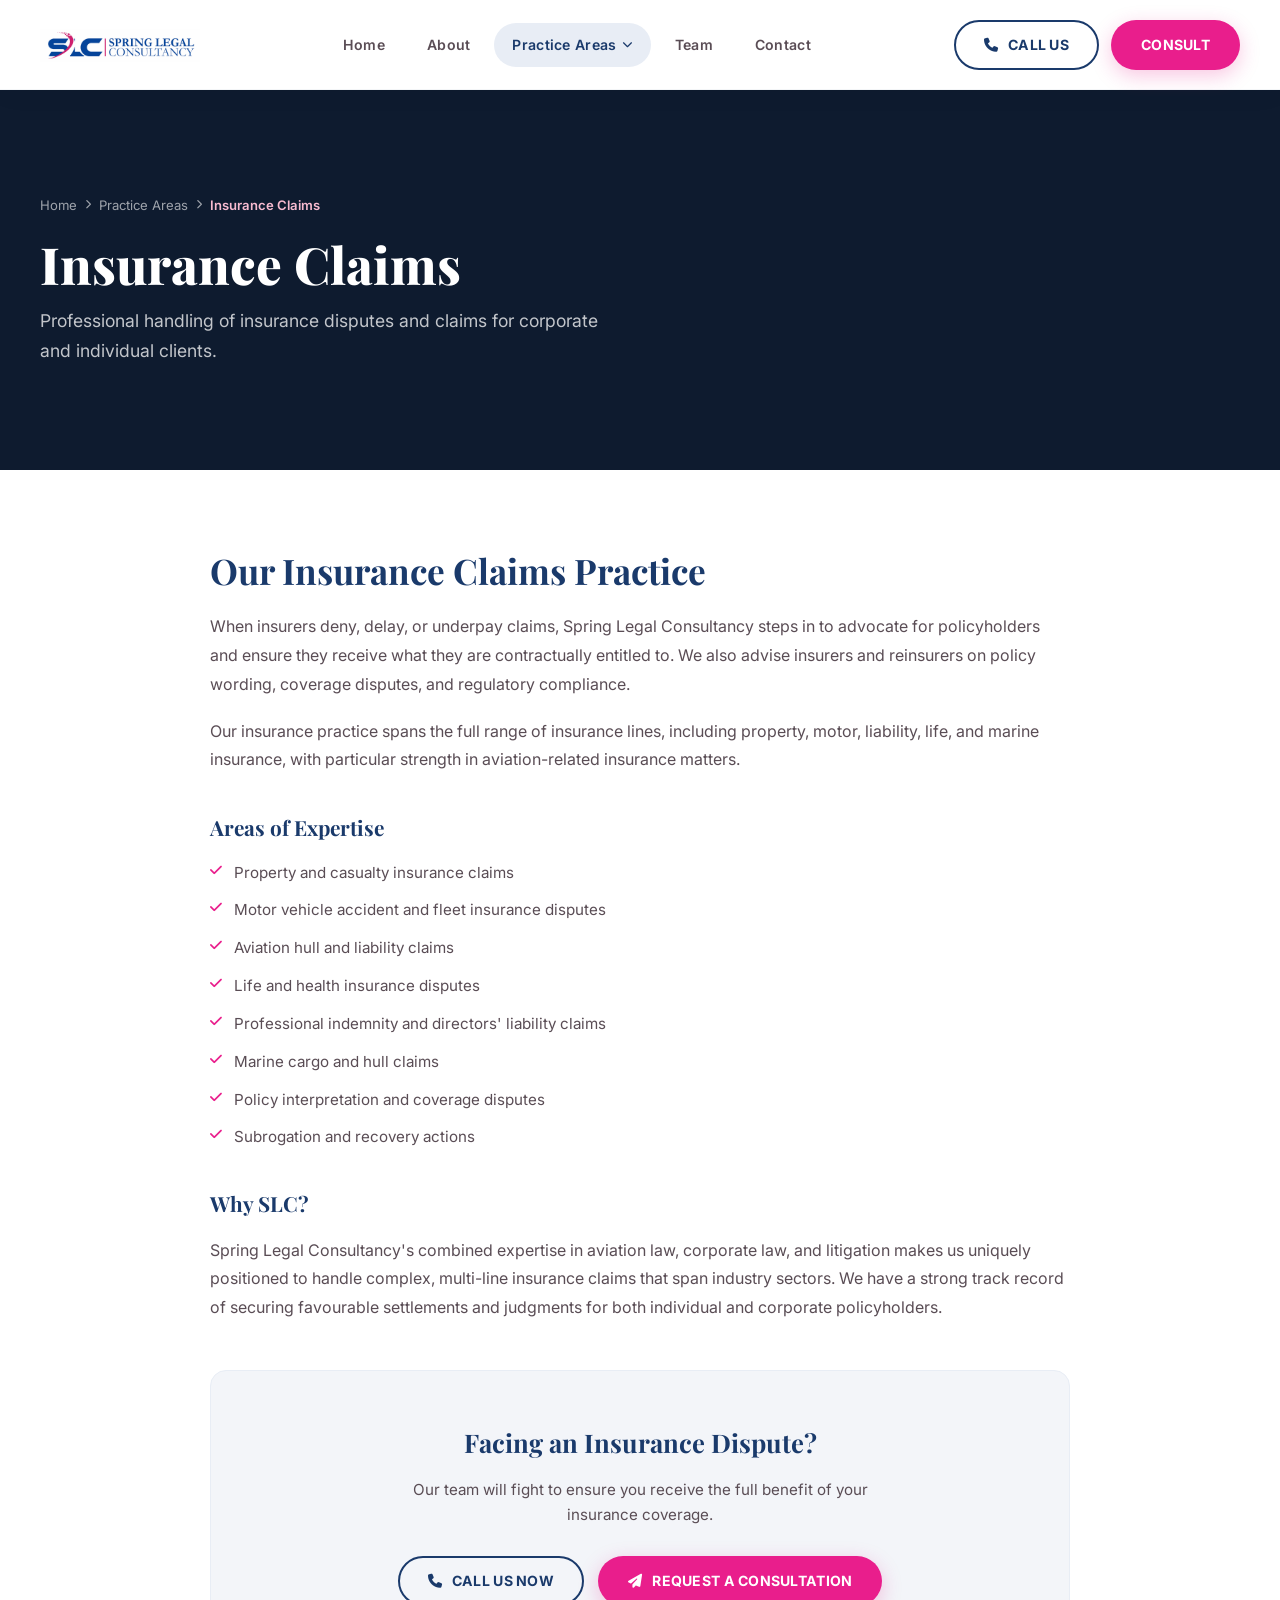
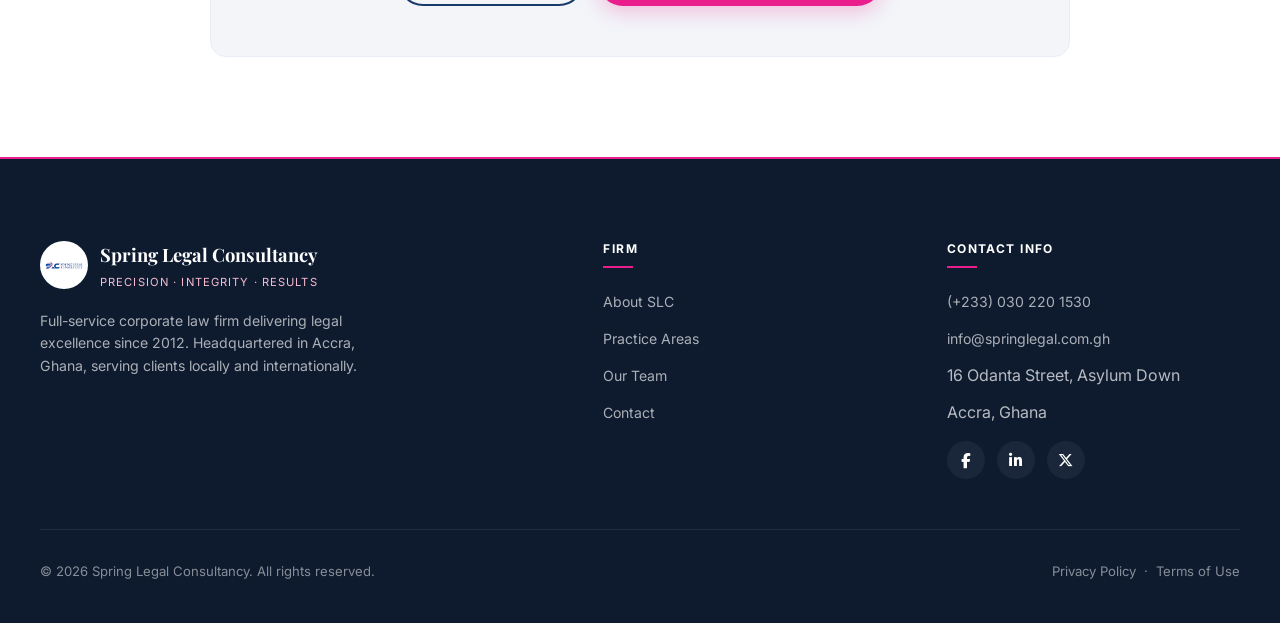
<file: practice/insurance-claims.html>
﻿<!DOCTYPE html>
<html lang="en">
<head>
    <meta charset="UTF-8">
    <meta name="viewport" content="width=device-width, initial-scale=1.0, maximum-scale=5.0">
    <meta name="description" content="Insurance Claims services at Spring Legal Consultancy — professional handling of insurance disputes and claims settlements for corporate and individual clients in Ghana.">
    <title>Insurance Claims | Spring Legal Consultancy</title>
    <link rel="shortcut icon" href="../logo.png">
    <link rel="preconnect" href="https://fonts.googleapis.com">
    <link rel="preconnect" href="https://fonts.gstatic.com" crossorigin>
    <link href="https://fonts.googleapis.com/css2?family=Playfair+Display:wght@600;700;800&family=Inter:wght@400;500;600;700&display=swap" rel="stylesheet">
    <link rel="stylesheet" href="https://cdnjs.cloudflare.com/ajax/libs/font-awesome/6.5.1/css/all.min.css">
    <link rel="stylesheet" href="practice.css">
    <script src="../cms-loader.js" defer></script>
</head>
<body>
    <header class="site-header">
        <div class="container">
            <nav class="nav" aria-label="Primary navigation">
                <a class="brand" href="../index.html"><img src="../logo.png" alt="Spring Legal Consultancy Logo"></a>
                <ul class="nav-links" role="list">
                    <li><a href="../index.html">Home</a></li>
                    <li><a href="../about.html">About</a></li>
                    <li class="has-dropdown">
                        <a href="aviation-law.html" class="active dropdown-toggle">Practice Areas <i class="fa-solid fa-chevron-down dropdown-icon"></i></a>
                        <ul class="dropdown-menu">
                            <li><a href="aviation-law.html">Aviation Law</a></li>
                            <li><a href="corporate-commercial.html">Corporate &amp; Commercial</a></li>
                            <li><a href="dispute-resolution.html">Dispute Resolution</a></li>
                            <li><a href="real-estate-property.html">Real Estate &amp; Property</a></li>
                            <li><a href="private-client-family.html">Private Client &amp; Family</a></li>
                            <li><a href="banking-finance.html">Banking &amp; Finance</a></li>
                            <li><a href="civil-construction.html">Civil Construction</a></li>
                            <li><a href="insurance-claims.html" class="current">Insurance Claims</a></li>
                            <li><a href="natural-resources-law.html">Natural Resources Law</a></li>
                        </ul>
                    </li>
                    <li><a href="../team.html">Team</a></li>
                    <li><a href="../contact.html">Contact</a></li>
                    <li class="mobile-only-item"><div class="nav-mobile-actions">
                        <a class="btn btn-outline" href="tel:+2330302201530"><i class="fa-solid fa-phone"></i> <span data-cms="header_call_text">Call Us</span></a>
                        <a class="btn btn-primary" href="../contact.html"><span data-cms="header_consult_text">Consult</span></a>
                    </div></li>
                </ul>
                <div class="nav-actions">
                    <a class="btn btn-outline" href="tel:+2330302201530"><i class="fa-solid fa-phone"></i> <span data-cms="header_call_text">Call Us</span></a>
                    <a class="btn btn-primary" href="../contact.html"><span data-cms="header_consult_text">Consult</span></a>
                    <button class="menu-toggle" id="menuToggle" aria-label="Toggle mobile menu">
                        <span class="bar"></span><span class="bar"></span><span class="bar"></span><span class="bar"></span>
                    </button>
                </div>
            </nav>
        </div>
    </header>
    <main>
        <section class="page-banner">
            <div class="banner-bg" style="background-image: url('https://images.unsplash.com/photo-1450133064473-71024230f91b?auto=format&fit=crop&w=1400&q=80');"></div>
            <div class="banner-overlay">
                <div class="container">
                    <nav class="breadcrumb" aria-label="Breadcrumb">
                        <a href="../index.html">Home</a><i class="fa-solid fa-chevron-right"></i>
                        <a href="aviation-law.html">Practice Areas</a><i class="fa-solid fa-chevron-right"></i>
                        <span>Insurance Claims</span>
                    </nav>
                    <h1 class="serif banner-title" data-cms="practice_8_banner_title">Insurance Claims</h1>
                    <p class="banner-sub" data-cms="practice_8_banner_sub">Professional handling of insurance disputes and claims for corporate and individual clients.</p>
                </div>
            </div>
        </section>
        <section class="practice-content">
            <div class="container">
                <div class="content-grid">
                    <div class="content-main">
                        <h2 class="serif section-h2" data-cms="practice_8_heading">Our Insurance Claims Practice</h2>
                        <p data-cms="practice_8_p1">When insurers deny, delay, or underpay claims, Spring Legal Consultancy steps in to advocate for policyholders and ensure they receive what they are contractually entitled to. We also advise insurers and reinsurers on policy wording, coverage disputes, and regulatory compliance.</p>
                        <p data-cms="practice_8_p2">Our insurance practice spans the full range of insurance lines, including property, motor, liability, life, and marine insurance, with particular strength in aviation-related insurance matters.</p>
                        <h3 class="serif">Areas of Expertise</h3>
                        <ul class="service-list" data-cms="practice_8_bullets">
                            <li><i class="fa-solid fa-check"></i> Property and casualty insurance claims</li>
                            <li><i class="fa-solid fa-check"></i> Motor vehicle accident and fleet insurance disputes</li>
                            <li><i class="fa-solid fa-check"></i> Aviation hull and liability claims</li>
                            <li><i class="fa-solid fa-check"></i> Life and health insurance disputes</li>
                            <li><i class="fa-solid fa-check"></i> Professional indemnity and directors' liability claims</li>
                            <li><i class="fa-solid fa-check"></i> Marine cargo and hull claims</li>
                            <li><i class="fa-solid fa-check"></i> Policy interpretation and coverage disputes</li>
                            <li><i class="fa-solid fa-check"></i> Subrogation and recovery actions</li>
                        </ul>
                        <h3 class="serif">Why SLC?</h3>
                        <p data-cms="practice_8_why">Spring Legal Consultancy's combined expertise in aviation law, corporate law, and litigation makes us uniquely positioned to handle complex, multi-line insurance claims that span industry sectors. We have a strong track record of securing favourable settlements and judgments for both individual and corporate policyholders.</p>
                        <div class="cta-box">
                            <h4 class="serif" data-cms="practice_8_cta_title">Facing an Insurance Dispute?</h4>
                            <p data-cms="practice_8_cta_text">Our team will fight to ensure you receive the full benefit of your insurance coverage.</p>
                            <div class="cta-box-btns">
                                <a href="tel:+2330302201530" class="btn btn-outline"><i class="fa-solid fa-phone"></i> Call Us Now</a>
                                <a href="../contact.html" class="btn btn-primary"><i class="fa-solid fa-paper-plane"></i> Request a Consultation</a>
                            </div>
                        </div>
                    </div>
                </div>
                    
                </div>
            </div>
        </section>
    </main>
        <!-- ═════════════════════ FOOTER ═══════════════════════ -->
    <footer class="site-footer">
        <div class="container">
            <div class="footer-grid-abdavid">
                <div>
                    <div class="footer-brand">
                        <img src="../logo.png" alt="Spring Legal Consultancy Logo">
                        <div>
                            <span class="footer-brand-name">Spring Legal Consultancy</span>
                            <span class="footer-tagline">Precision · Integrity · Results</span>
                        </div>
                    </div>
                    <p class="footer-description" data-cms="footer_description">
                        Full-service corporate law firm delivering legal excellence since 2012.
                        Headquartered in Accra, Ghana, serving clients locally and internationally.
                    </p>
                </div>
                
                <div class="footer-col">
                    <h4>Firm</h4>
                    <ul class="footer-links">
                        <li><a href="../about.html">About SLC</a></li>
                        <li><a href="aviation-law.html">Practice Areas</a></li>
                        <li><a href="../team.html">Our Team</a></li>
                        <li><a href="../contact.html">Contact</a></li>
                    </ul>
                </div>
                
                <div class="footer-col">
                    <h4>Contact Info</h4>
                    <ul class="footer-links">
                        <li><a href="tel:+2330302201530">(+233) 030 220 1530</a></li>
                        <li><a href="mailto:info@springlegal.com.gh">info@springlegal.com.gh</a></li>
                        <li>16 Odanta Street, Asylum Down</li>
                        <li>Accra, Ghana</li>
                    </ul>
                    <div class="footer-socials">
                        <a href="#" class="social-link" aria-label="Facebook"><i class="fa-brands fa-facebook-f"></i></a>
                        <a href="#" class="social-link" aria-label="LinkedIn"><i class="fa-brands fa-linkedin-in"></i></a>
                        <a href="#" class="social-link" aria-label="Twitter"><i class="fa-brands fa-x-twitter"></i></a>
                    </div>
                </div>
            </div>
            
            <div class="footer-bottom">
                <span data-cms="footer_copyright">&copy; 2026 Spring Legal Consultancy. All rights reserved.</span>
                <span>
                    <a href="#">Privacy Policy</a> &nbsp;·&nbsp;
                    <a href="#">Terms of Use</a>
                </span>
            </div>
        </div>
    </footer>
    
    <script>
        const t=document.getElementById('menuToggle'),n=document.querySelector('.nav-links');
        t.addEventListener('click',()=>{t.classList.toggle('active');n.classList.toggle('active');});
        // Dropdown accordion on mobile
        document.querySelectorAll('.has-dropdown').forEach(item => {
            const toggle = item.querySelector('.dropdown-toggle');
            toggle.addEventListener('click', e => {
                if (window.innerWidth <= 1024) {
                    e.preventDefault();
                    item.classList.toggle('open');
                }
            });
        });
        document.querySelectorAll('.nav-links a:not(.dropdown-toggle)').forEach(l=>l.addEventListener('click',()=>{t.classList.remove('active');n.classList.remove('active');}));
    </script>
    
</body>
</html>
</file>
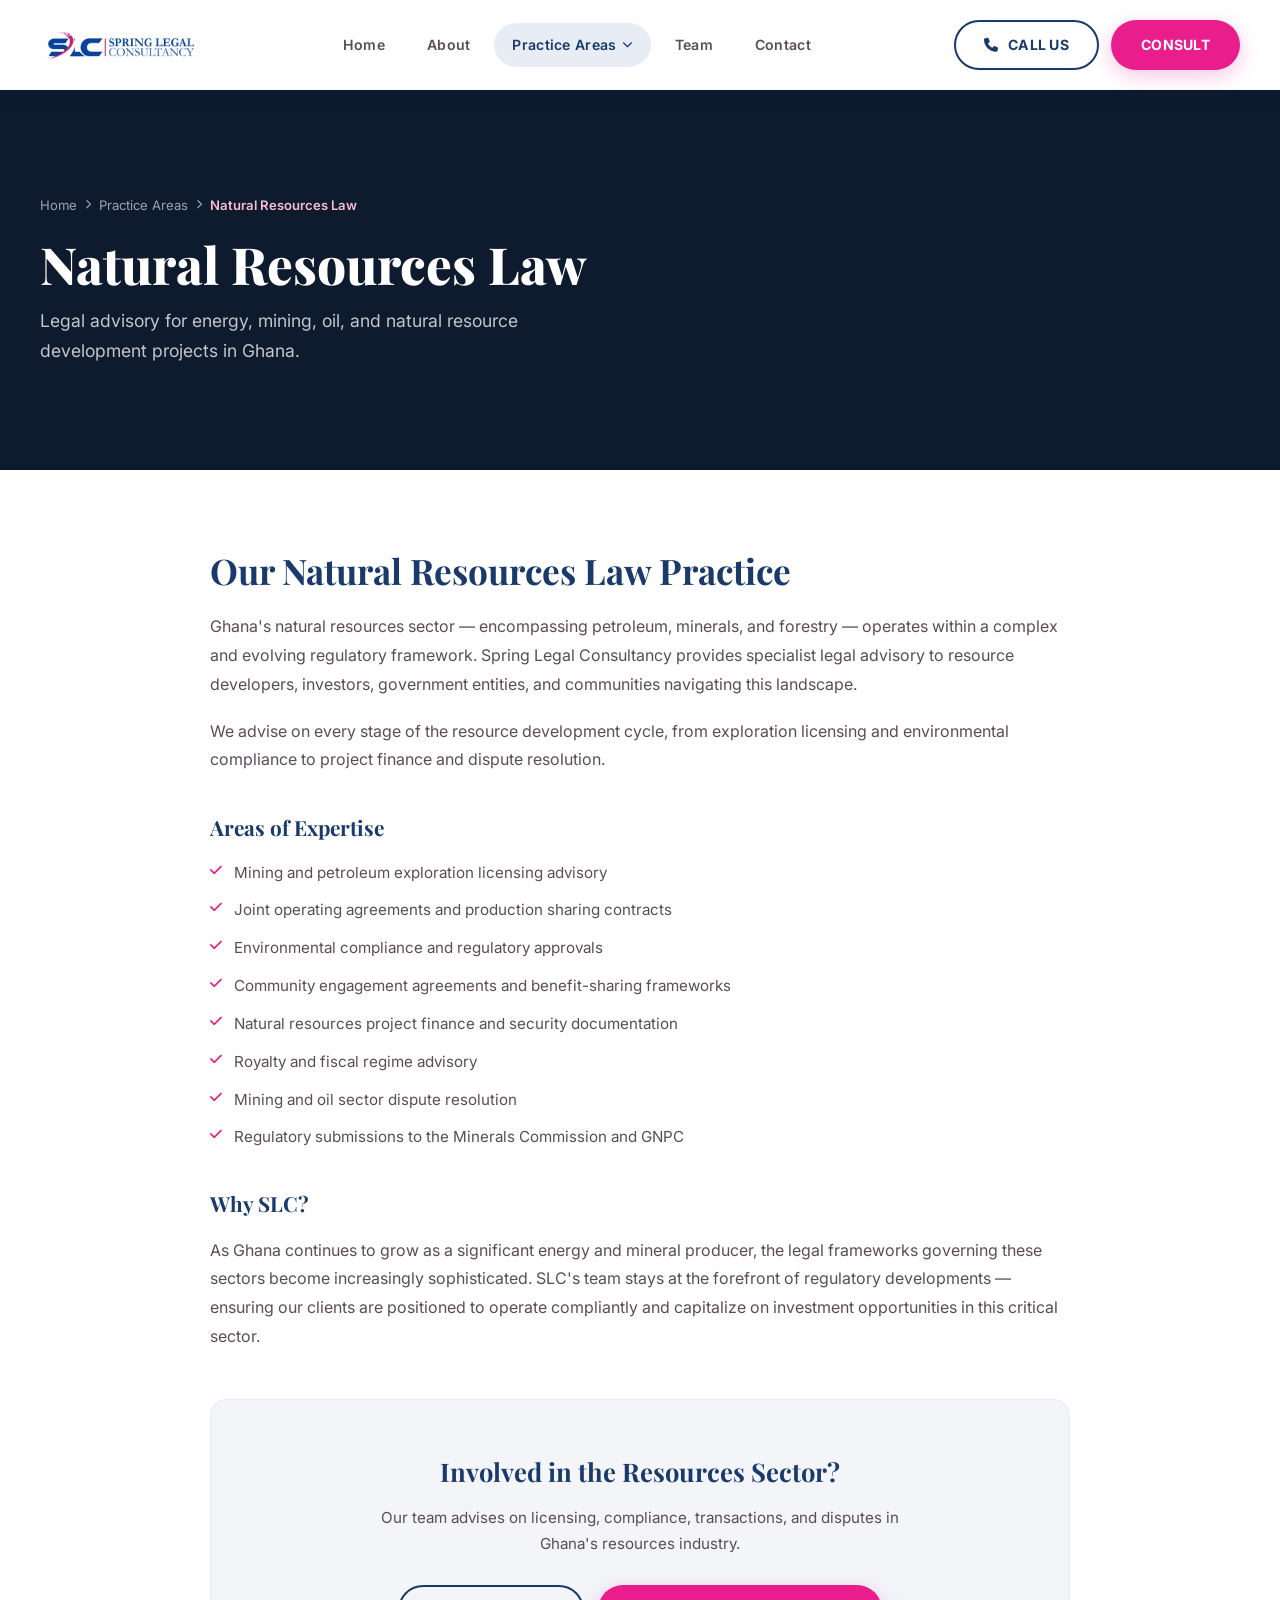
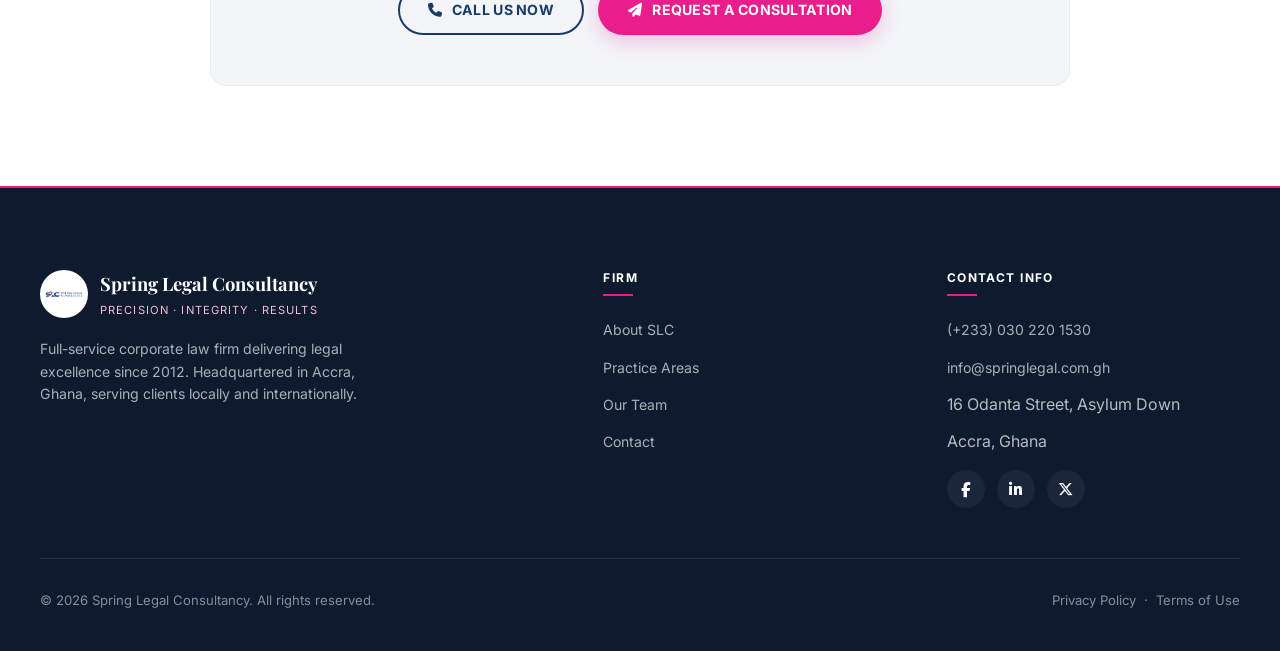
<file: practice/natural-resources-law.html>
﻿<!DOCTYPE html>
<html lang="en">
<head>
    <meta charset="UTF-8">
    <meta name="viewport" content="width=device-width, initial-scale=1.0, maximum-scale=5.0">
    <meta name="description" content="Natural Resources Law services at Spring Legal Consultancy — legal advisory for energy, mining, oil and gas, and resource development projects in Ghana.">
    <title>Natural Resources Law | Spring Legal Consultancy</title>
    <link rel="shortcut icon" href="../logo.png">
    <link rel="preconnect" href="https://fonts.googleapis.com">
    <link rel="preconnect" href="https://fonts.gstatic.com" crossorigin>
    <link href="https://fonts.googleapis.com/css2?family=Playfair+Display:wght@600;700;800&family=Inter:wght@400;500;600;700&display=swap" rel="stylesheet">
    <link rel="stylesheet" href="https://cdnjs.cloudflare.com/ajax/libs/font-awesome/6.5.1/css/all.min.css">
    <link rel="stylesheet" href="practice.css">
    <script src="../cms-loader.js" defer></script>
</head>
<body>
    <header class="site-header">
        <div class="container">
            <nav class="nav" aria-label="Primary navigation">
                <a class="brand" href="../index.html"><img src="../logo.png" alt="Spring Legal Consultancy Logo"></a>
                <ul class="nav-links" role="list">
                    <li><a href="../index.html">Home</a></li>
                    <li><a href="../about.html">About</a></li>
                    <li class="has-dropdown">
                        <a href="aviation-law.html" class="active dropdown-toggle">Practice Areas <i class="fa-solid fa-chevron-down dropdown-icon"></i></a>
                        <ul class="dropdown-menu">
                            <li><a href="aviation-law.html">Aviation Law</a></li>
                            <li><a href="corporate-commercial.html">Corporate &amp; Commercial</a></li>
                            <li><a href="dispute-resolution.html">Dispute Resolution</a></li>
                            <li><a href="real-estate-property.html">Real Estate &amp; Property</a></li>
                            <li><a href="private-client-family.html">Private Client &amp; Family</a></li>
                            <li><a href="banking-finance.html">Banking &amp; Finance</a></li>
                            <li><a href="civil-construction.html">Civil Construction</a></li>
                            <li><a href="insurance-claims.html">Insurance Claims</a></li>
                            <li><a href="natural-resources-law.html" class="current">Natural Resources Law</a></li>
                        </ul>
                    </li>
                    <li><a href="../team.html">Team</a></li>
                    <li><a href="../contact.html">Contact</a></li>
                    <li class="mobile-only-item"><div class="nav-mobile-actions">
                        <a class="btn btn-outline" href="tel:+2330302201530"><i class="fa-solid fa-phone"></i> <span data-cms="header_call_text">Call Us</span></a>
                        <a class="btn btn-primary" href="../contact.html"><span data-cms="header_consult_text">Consult</span></a>
                    </div></li>
                </ul>
                <div class="nav-actions">
                    <a class="btn btn-outline" href="tel:+2330302201530"><i class="fa-solid fa-phone"></i> <span data-cms="header_call_text">Call Us</span></a>
                    <a class="btn btn-primary" href="../contact.html"><span data-cms="header_consult_text">Consult</span></a>
                    <button class="menu-toggle" id="menuToggle" aria-label="Toggle mobile menu">
                        <span class="bar"></span><span class="bar"></span><span class="bar"></span><span class="bar"></span>
                    </button>
                </div>
            </nav>
        </div>
    </header>
    <main>
        <section class="page-banner">
            <div class="banner-bg" style="background-image: url('https://images.unsplash.com/photo-1466611653911-95081537e5b7?auto=format&fit=crop&w=1400&q=80');"></div>
            <div class="banner-overlay">
                <div class="container">
                    <nav class="breadcrumb" aria-label="Breadcrumb">
                        <a href="../index.html">Home</a><i class="fa-solid fa-chevron-right"></i>
                        <a href="aviation-law.html">Practice Areas</a><i class="fa-solid fa-chevron-right"></i>
                        <span>Natural Resources Law</span>
                    </nav>
                    <h1 class="serif banner-title" data-cms="practice_9_banner_title">Natural Resources Law</h1>
                    <p class="banner-sub" data-cms="practice_9_banner_sub">Legal advisory for energy, mining, oil, and natural resource development projects in Ghana.</p>
                </div>
            </div>
        </section>
        <section class="practice-content">
            <div class="container">
                <div class="content-grid">
                    <div class="content-main">
                        <h2 class="serif section-h2" data-cms="practice_9_heading">Our Natural Resources Law Practice</h2>
                        <p data-cms="practice_9_p1">Ghana's natural resources sector — encompassing petroleum, minerals, and forestry — operates within a complex and evolving regulatory framework. Spring Legal Consultancy provides specialist legal advisory to resource developers, investors, government entities, and communities navigating this landscape.</p>
                        <p data-cms="practice_9_p2">We advise on every stage of the resource development cycle, from exploration licensing and environmental compliance to project finance and dispute resolution.</p>
                        <h3 class="serif">Areas of Expertise</h3>
                        <ul class="service-list" data-cms="practice_9_bullets">
                            <li><i class="fa-solid fa-check"></i> Mining and petroleum exploration licensing advisory</li>
                            <li><i class="fa-solid fa-check"></i> Joint operating agreements and production sharing contracts</li>
                            <li><i class="fa-solid fa-check"></i> Environmental compliance and regulatory approvals</li>
                            <li><i class="fa-solid fa-check"></i> Community engagement agreements and benefit-sharing frameworks</li>
                            <li><i class="fa-solid fa-check"></i> Natural resources project finance and security documentation</li>
                            <li><i class="fa-solid fa-check"></i> Royalty and fiscal regime advisory</li>
                            <li><i class="fa-solid fa-check"></i> Mining and oil sector dispute resolution</li>
                            <li><i class="fa-solid fa-check"></i> Regulatory submissions to the Minerals Commission and GNPC</li>
                        </ul>
                        <h3 class="serif">Why SLC?</h3>
                        <p data-cms="practice_9_why">As Ghana continues to grow as a significant energy and mineral producer, the legal frameworks governing these sectors become increasingly sophisticated. SLC's team stays at the forefront of regulatory developments — ensuring our clients are positioned to operate compliantly and capitalize on investment opportunities in this critical sector.</p>
                        <div class="cta-box">
                            <h4 class="serif" data-cms="practice_9_cta_title">Involved in the Resources Sector?</h4>
                            <p data-cms="practice_9_cta_text">Our team advises on licensing, compliance, transactions, and disputes in Ghana's resources industry.</p>
                            <div class="cta-box-btns">
                                <a href="tel:+2330302201530" class="btn btn-outline"><i class="fa-solid fa-phone"></i> Call Us Now</a>
                                <a href="../contact.html" class="btn btn-primary"><i class="fa-solid fa-paper-plane"></i> Request a Consultation</a>
                            </div>
                        </div>
                    </div>
                </div>
                    
                </div>
            </div>
        </section>
    </main>
        <!-- ═════════════════════ FOOTER ═══════════════════════ -->
    <footer class="site-footer">
        <div class="container">
            <div class="footer-grid-abdavid">
                <div>
                    <div class="footer-brand">
                        <img src="../logo.png" alt="Spring Legal Consultancy Logo">
                        <div>
                            <span class="footer-brand-name">Spring Legal Consultancy</span>
                            <span class="footer-tagline">Precision · Integrity · Results</span>
                        </div>
                    </div>
                    <p class="footer-description" data-cms="footer_description">
                        Full-service corporate law firm delivering legal excellence since 2012.
                        Headquartered in Accra, Ghana, serving clients locally and internationally.
                    </p>
                </div>
                
                <div class="footer-col">
                    <h4>Firm</h4>
                    <ul class="footer-links">
                        <li><a href="../about.html">About SLC</a></li>
                        <li><a href="aviation-law.html">Practice Areas</a></li>
                        <li><a href="../team.html">Our Team</a></li>
                        <li><a href="../contact.html">Contact</a></li>
                    </ul>
                </div>
                
                <div class="footer-col">
                    <h4>Contact Info</h4>
                    <ul class="footer-links">
                        <li><a href="tel:+2330302201530">(+233) 030 220 1530</a></li>
                        <li><a href="mailto:info@springlegal.com.gh">info@springlegal.com.gh</a></li>
                        <li>16 Odanta Street, Asylum Down</li>
                        <li>Accra, Ghana</li>
                    </ul>
                    <div class="footer-socials">
                        <a href="#" class="social-link" aria-label="Facebook"><i class="fa-brands fa-facebook-f"></i></a>
                        <a href="#" class="social-link" aria-label="LinkedIn"><i class="fa-brands fa-linkedin-in"></i></a>
                        <a href="#" class="social-link" aria-label="Twitter"><i class="fa-brands fa-x-twitter"></i></a>
                    </div>
                </div>
            </div>
            
            <div class="footer-bottom">
                <span data-cms="footer_copyright">&copy; 2026 Spring Legal Consultancy. All rights reserved.</span>
                <span>
                    <a href="#">Privacy Policy</a> &nbsp;·&nbsp;
                    <a href="#">Terms of Use</a>
                </span>
            </div>
        </div>
    </footer>
    
    <script>
        const t=document.getElementById('menuToggle'),n=document.querySelector('.nav-links');
        t.addEventListener('click',()=>{t.classList.toggle('active');n.classList.toggle('active');});
        // Dropdown accordion on mobile
        document.querySelectorAll('.has-dropdown').forEach(item => {
            const toggle = item.querySelector('.dropdown-toggle');
            toggle.addEventListener('click', e => {
                if (window.innerWidth <= 1024) {
                    e.preventDefault();
                    item.classList.toggle('open');
                }
            });
        });
        document.querySelectorAll('.nav-links a:not(.dropdown-toggle)').forEach(l=>l.addEventListener('click',()=>{t.classList.remove('active');n.classList.remove('active');}));
    </script>
    
</body>
</html>
</file>
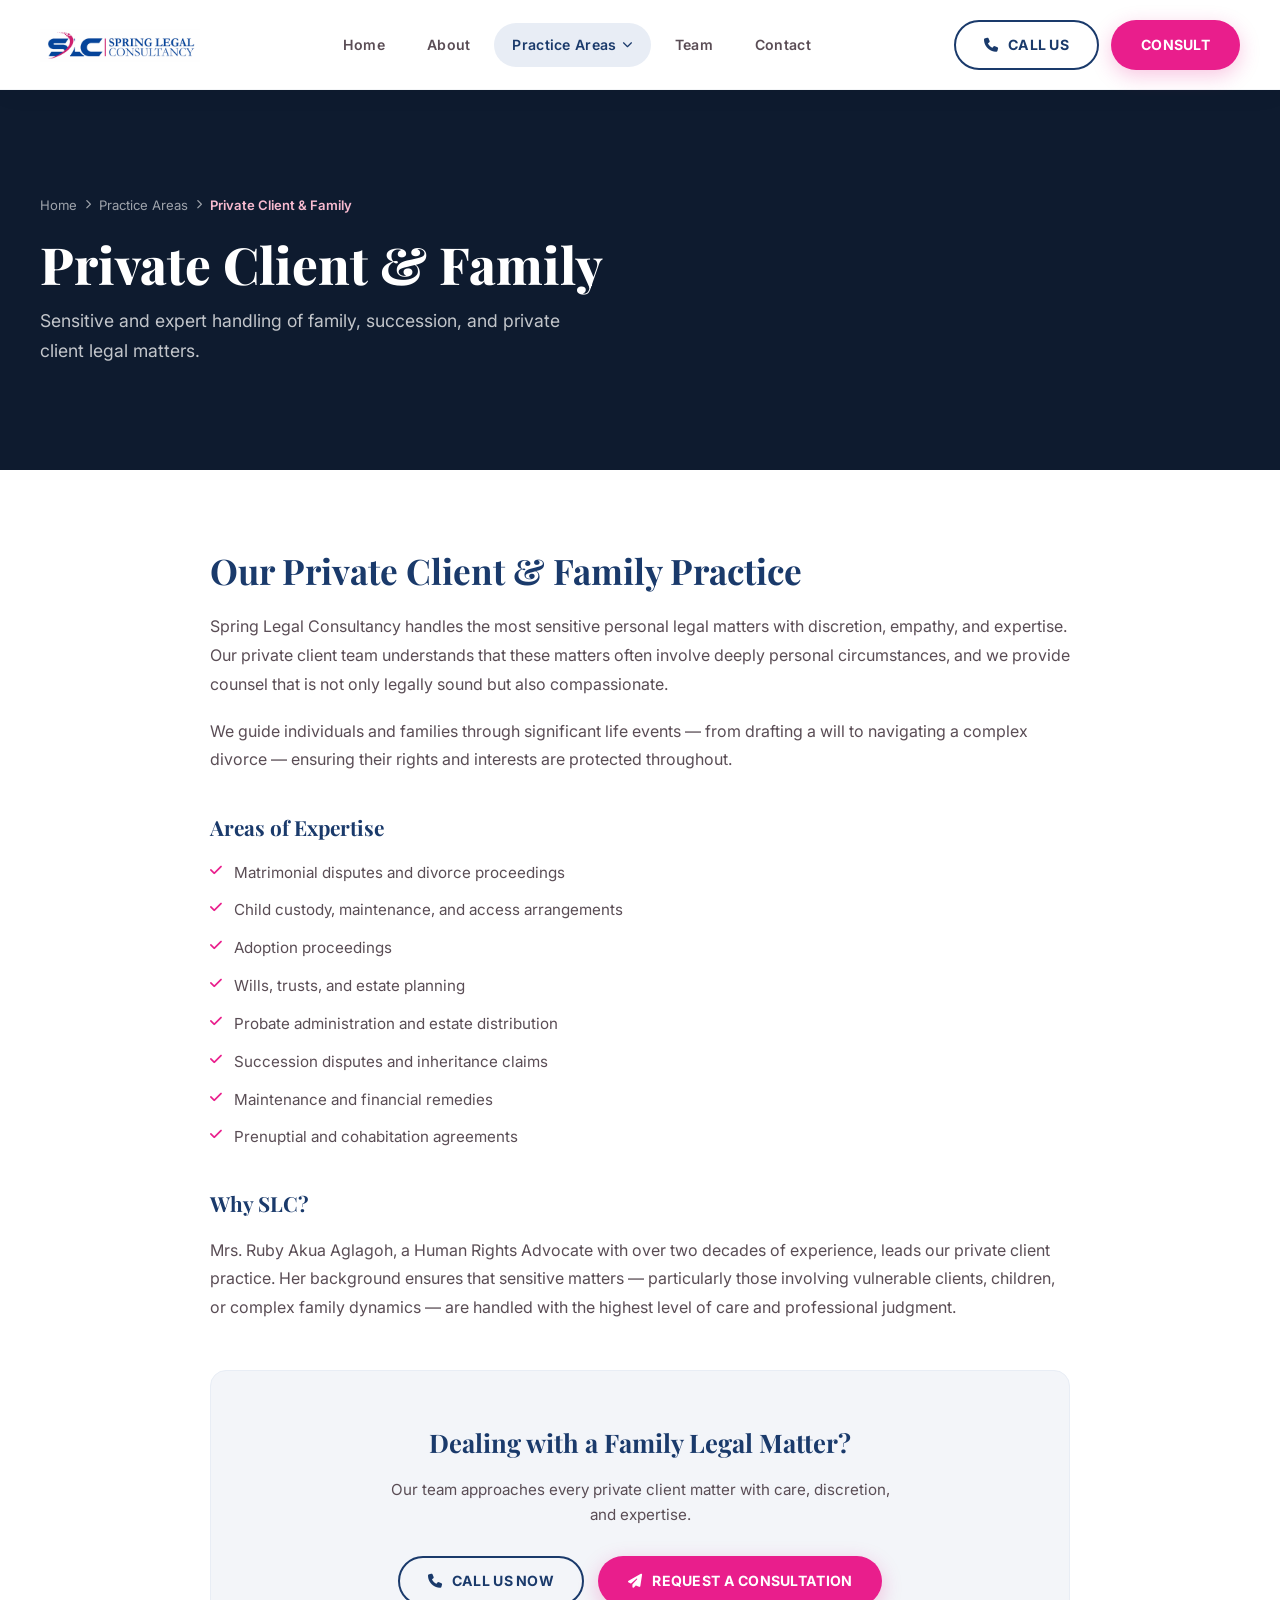
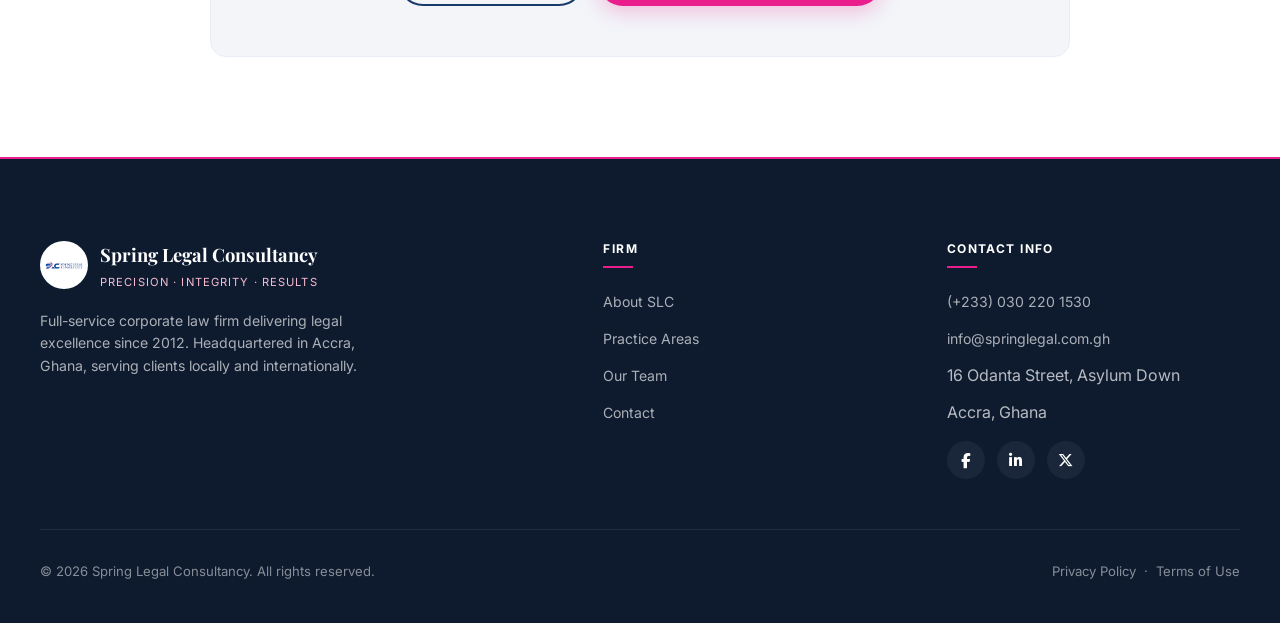
<file: practice/private-client-family.html>
﻿<!DOCTYPE html>
<html lang="en">
<head>
    <meta charset="UTF-8">
    <meta name="viewport" content="width=device-width, initial-scale=1.0, maximum-scale=5.0">
    <meta name="description" content="Private Client and Family law services at Spring Legal Consultancy — matrimonial matters, custody, adoptions, wills, estates, and succession planning in Ghana.">
    <title>Private Client & Family | Spring Legal Consultancy</title>
    <link rel="shortcut icon" href="../logo.png">
    <link rel="preconnect" href="https://fonts.googleapis.com">
    <link rel="preconnect" href="https://fonts.gstatic.com" crossorigin>
    <link href="https://fonts.googleapis.com/css2?family=Playfair+Display:wght@600;700;800&family=Inter:wght@400;500;600;700&display=swap" rel="stylesheet">
    <link rel="stylesheet" href="https://cdnjs.cloudflare.com/ajax/libs/font-awesome/6.5.1/css/all.min.css">
    <link rel="stylesheet" href="practice.css">
    <script src="../cms-loader.js" defer></script>
</head>
<body>
    <header class="site-header">
        <div class="container">
            <nav class="nav" aria-label="Primary navigation">
                <a class="brand" href="../index.html"><img src="../logo.png" alt="Spring Legal Consultancy Logo"></a>
                <ul class="nav-links" role="list">
                    <li><a href="../index.html">Home</a></li>
                    <li><a href="../about.html">About</a></li>
                    <li class="has-dropdown">
                        <a href="aviation-law.html" class="active dropdown-toggle">Practice Areas <i class="fa-solid fa-chevron-down dropdown-icon"></i></a>
                        <ul class="dropdown-menu">
                            <li><a href="aviation-law.html">Aviation Law</a></li>
                            <li><a href="corporate-commercial.html">Corporate &amp; Commercial</a></li>
                            <li><a href="dispute-resolution.html">Dispute Resolution</a></li>
                            <li><a href="real-estate-property.html">Real Estate &amp; Property</a></li>
                            <li><a href="private-client-family.html" class="current">Private Client &amp; Family</a></li>
                            <li><a href="banking-finance.html">Banking &amp; Finance</a></li>
                            <li><a href="civil-construction.html">Civil Construction</a></li>
                            <li><a href="insurance-claims.html">Insurance Claims</a></li>
                            <li><a href="natural-resources-law.html">Natural Resources Law</a></li>
                        </ul>
                    </li>
                    <li><a href="../team.html">Team</a></li>
                    <li><a href="../contact.html">Contact</a></li>
                    <li class="mobile-only-item"><div class="nav-mobile-actions">
                        <a class="btn btn-outline" href="tel:+2330302201530"><i class="fa-solid fa-phone"></i> <span data-cms="header_call_text">Call Us</span></a>
                        <a class="btn btn-primary" href="../contact.html"><span data-cms="header_consult_text">Consult</span></a>
                    </div></li>
                </ul>
                <div class="nav-actions">
                    <a class="btn btn-outline" href="tel:+2330302201530"><i class="fa-solid fa-phone"></i> <span data-cms="header_call_text">Call Us</span></a>
                    <a class="btn btn-primary" href="../contact.html"><span data-cms="header_consult_text">Consult</span></a>
                    <button class="menu-toggle" id="menuToggle" aria-label="Toggle mobile menu">
                        <span class="bar"></span><span class="bar"></span><span class="bar"></span><span class="bar"></span>
                    </button>
                </div>
            </nav>
        </div>
    </header>
    <main>
        <section class="page-banner">
            <div class="banner-bg" style="background-image: url('https://images.unsplash.com/photo-1511895426328-dc8714191300?auto=format&fit=crop&w=1400&q=80');"></div>
            <div class="banner-overlay">
                <div class="container">
                    <nav class="breadcrumb" aria-label="Breadcrumb">
                        <a href="../index.html">Home</a><i class="fa-solid fa-chevron-right"></i>
                        <a href="aviation-law.html">Practice Areas</a><i class="fa-solid fa-chevron-right"></i>
                        <span>Private Client & Family</span>
                    </nav>
                    <h1 class="serif banner-title" data-cms="practice_5_banner_title">Private Client &amp; Family</h1>
                    <p class="banner-sub" data-cms="practice_5_banner_sub">Sensitive and expert handling of family, succession, and private client legal matters.</p>
                </div>
            </div>
        </section>
        <section class="practice-content">
            <div class="container">
                <div class="content-grid">
                    <div class="content-main">
                        <h2 class="serif section-h2" data-cms="practice_5_heading">Our Private Client &amp; Family Practice</h2>
                        <p data-cms="practice_5_p1">Spring Legal Consultancy handles the most sensitive personal legal matters with discretion, empathy, and expertise. Our private client team understands that these matters often involve deeply personal circumstances, and we provide counsel that is not only legally sound but also compassionate.</p>
                        <p data-cms="practice_5_p2">We guide individuals and families through significant life events — from drafting a will to navigating a complex divorce — ensuring their rights and interests are protected throughout.</p>
                        <h3 class="serif">Areas of Expertise</h3>
                        <ul class="service-list" data-cms="practice_5_bullets">
                            <li><i class="fa-solid fa-check"></i> Matrimonial disputes and divorce proceedings</li>
                            <li><i class="fa-solid fa-check"></i> Child custody, maintenance, and access arrangements</li>
                            <li><i class="fa-solid fa-check"></i> Adoption proceedings</li>
                            <li><i class="fa-solid fa-check"></i> Wills, trusts, and estate planning</li>
                            <li><i class="fa-solid fa-check"></i> Probate administration and estate distribution</li>
                            <li><i class="fa-solid fa-check"></i> Succession disputes and inheritance claims</li>
                            <li><i class="fa-solid fa-check"></i> Maintenance and financial remedies</li>
                            <li><i class="fa-solid fa-check"></i> Prenuptial and cohabitation agreements</li>
                        </ul>
                        <h3 class="serif">Why SLC?</h3>
                        <p data-cms="practice_5_why">Mrs. Ruby Akua Aglagoh, a Human Rights Advocate with over two decades of experience, leads our private client practice. Her background ensures that sensitive matters — particularly those involving vulnerable clients, children, or complex family dynamics — are handled with the highest level of care and professional judgment.</p>
                        <div class="cta-box">
                            <h4 class="serif" data-cms="practice_5_cta_title">Dealing with a Family Legal Matter?</h4>
                            <p data-cms="practice_5_cta_text">Our team approaches every private client matter with care, discretion, and expertise.</p>
                            <div class="cta-box-btns">
                                <a href="tel:+2330302201530" class="btn btn-outline"><i class="fa-solid fa-phone"></i> Call Us Now</a>
                                <a href="../contact.html" class="btn btn-primary"><i class="fa-solid fa-paper-plane"></i> Request a Consultation</a>
                            </div>
                        </div>
                    </div>
                </div>
                    
                </div>
            </div>
        </section>
    </main>
        <!-- ═════════════════════ FOOTER ═══════════════════════ -->
    <footer class="site-footer">
        <div class="container">
            <div class="footer-grid-abdavid">
                <div>
                    <div class="footer-brand">
                        <img src="../logo.png" alt="Spring Legal Consultancy Logo">
                        <div>
                            <span class="footer-brand-name">Spring Legal Consultancy</span>
                            <span class="footer-tagline">Precision · Integrity · Results</span>
                        </div>
                    </div>
                    <p class="footer-description" data-cms="footer_description">
                        Full-service corporate law firm delivering legal excellence since 2012.
                        Headquartered in Accra, Ghana, serving clients locally and internationally.
                    </p>
                </div>
                
                <div class="footer-col">
                    <h4>Firm</h4>
                    <ul class="footer-links">
                        <li><a href="../about.html">About SLC</a></li>
                        <li><a href="aviation-law.html">Practice Areas</a></li>
                        <li><a href="../team.html">Our Team</a></li>
                        <li><a href="../contact.html">Contact</a></li>
                    </ul>
                </div>
                
                <div class="footer-col">
                    <h4>Contact Info</h4>
                    <ul class="footer-links">
                        <li><a href="tel:+2330302201530">(+233) 030 220 1530</a></li>
                        <li><a href="mailto:info@springlegal.com.gh">info@springlegal.com.gh</a></li>
                        <li>16 Odanta Street, Asylum Down</li>
                        <li>Accra, Ghana</li>
                    </ul>
                    <div class="footer-socials">
                        <a href="#" class="social-link" aria-label="Facebook"><i class="fa-brands fa-facebook-f"></i></a>
                        <a href="#" class="social-link" aria-label="LinkedIn"><i class="fa-brands fa-linkedin-in"></i></a>
                        <a href="#" class="social-link" aria-label="Twitter"><i class="fa-brands fa-x-twitter"></i></a>
                    </div>
                </div>
            </div>
            
            <div class="footer-bottom">
                <span data-cms="footer_copyright">&copy; 2026 Spring Legal Consultancy. All rights reserved.</span>
                <span>
                    <a href="#">Privacy Policy</a> &nbsp;·&nbsp;
                    <a href="#">Terms of Use</a>
                </span>
            </div>
        </div>
    </footer>
    
    <script>
        const t=document.getElementById('menuToggle'),n=document.querySelector('.nav-links');
        t.addEventListener('click',()=>{t.classList.toggle('active');n.classList.toggle('active');});
        // Dropdown accordion on mobile
        document.querySelectorAll('.has-dropdown').forEach(item => {
            const toggle = item.querySelector('.dropdown-toggle');
            toggle.addEventListener('click', e => {
                if (window.innerWidth <= 1024) {
                    e.preventDefault();
                    item.classList.toggle('open');
                }
            });
        });
        document.querySelectorAll('.nav-links a:not(.dropdown-toggle)').forEach(l=>l.addEventListener('click',()=>{t.classList.remove('active');n.classList.remove('active');}));
    </script>
    
</body>
</html>
</file>
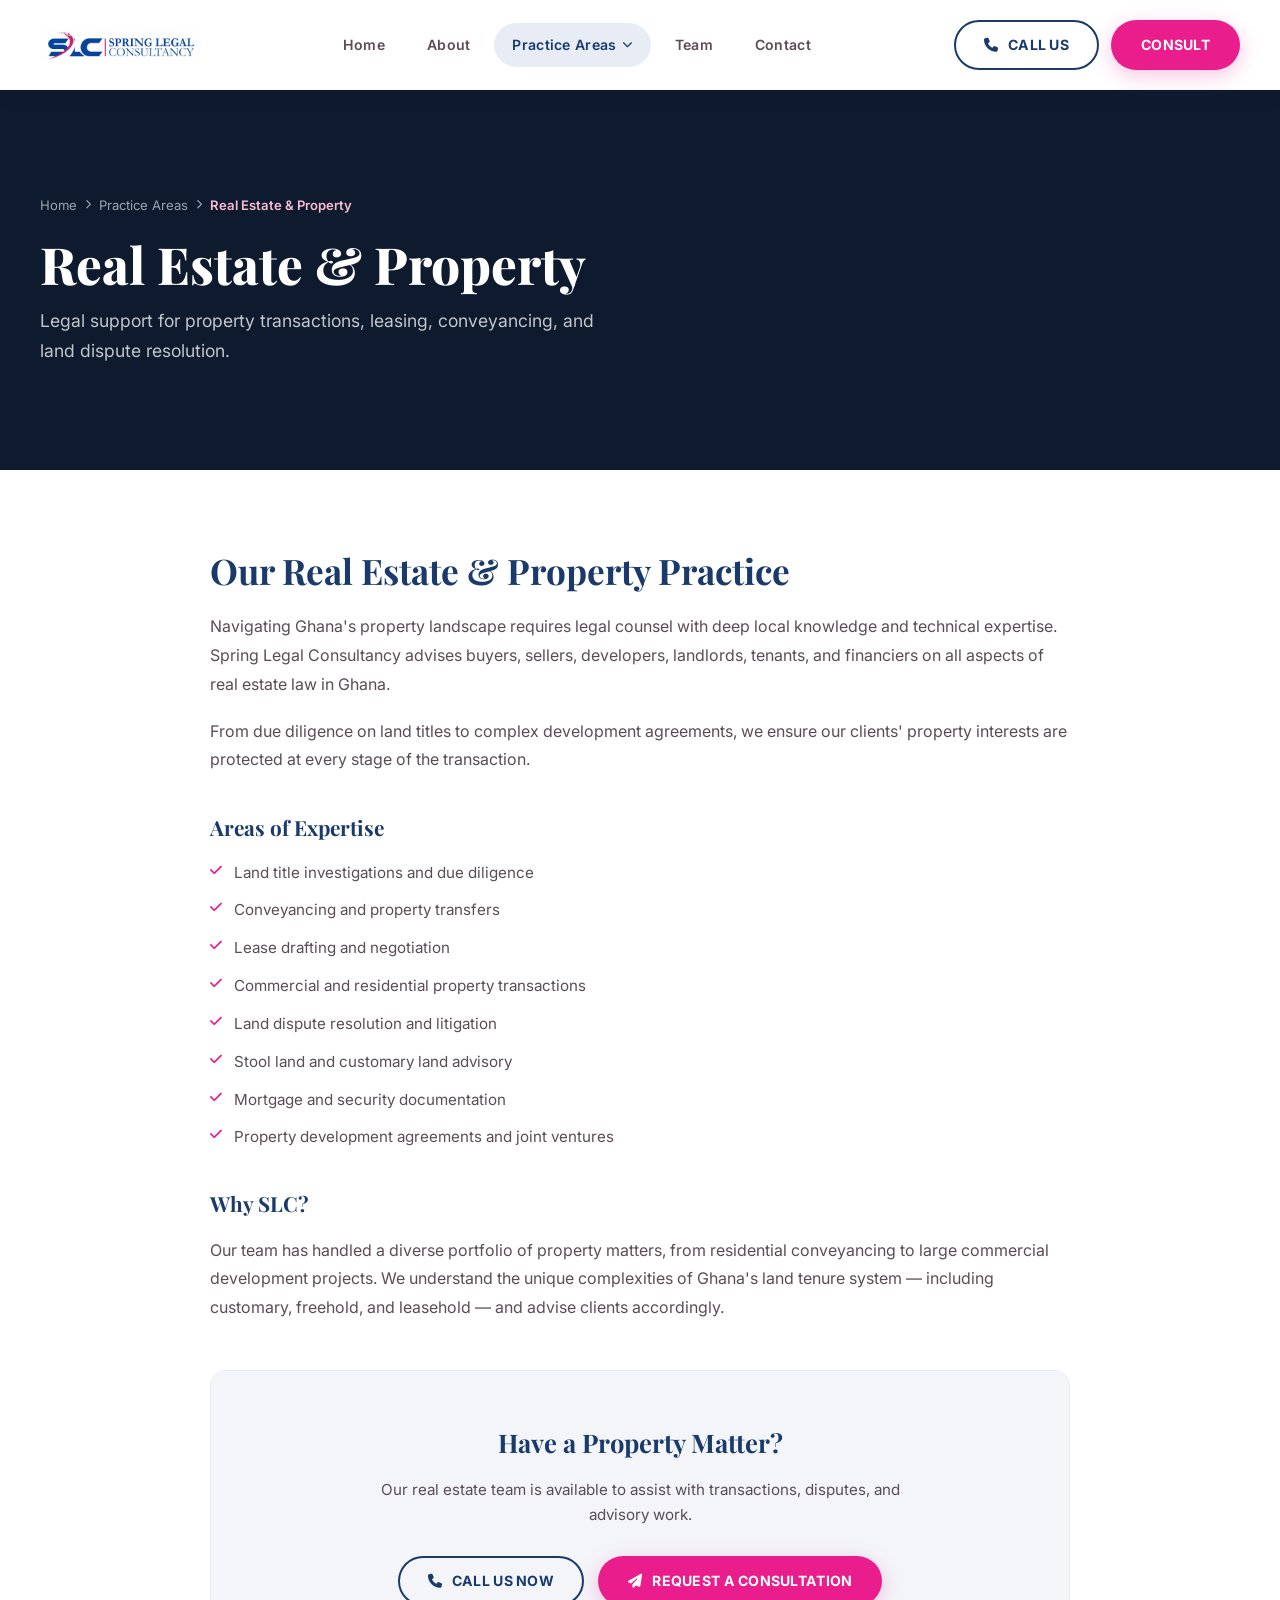
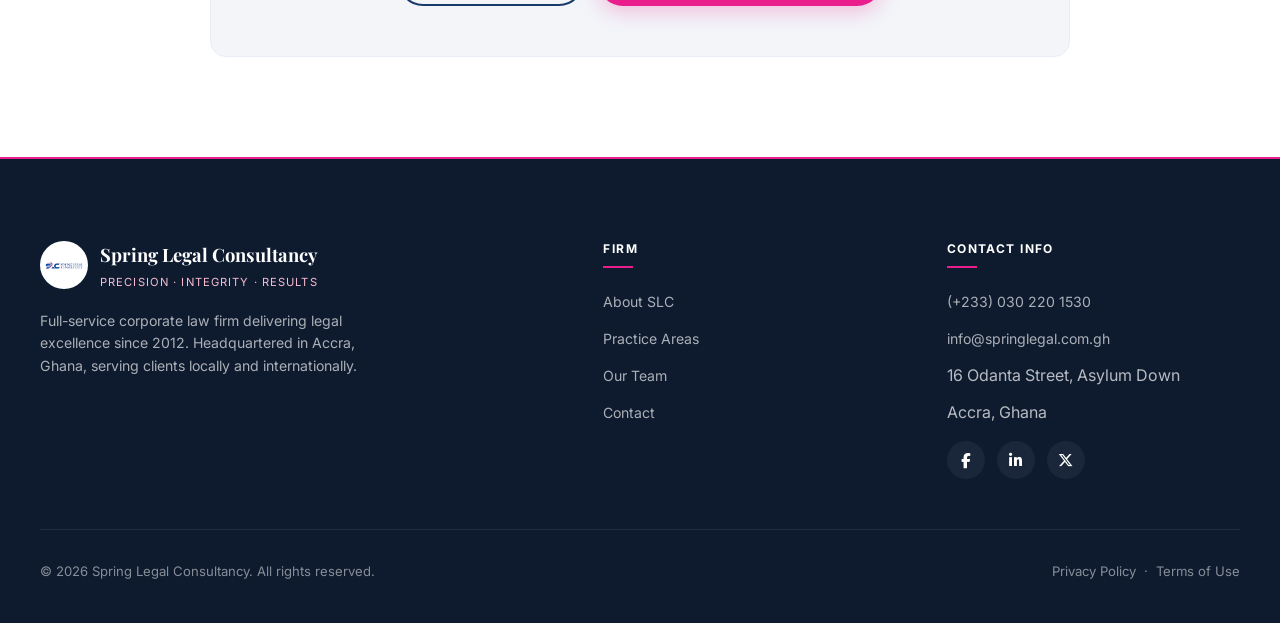
<file: practice/real-estate-property.html>
﻿<!DOCTYPE html>
<html lang="en">
<head>
    <meta charset="UTF-8">
    <meta name="viewport" content="width=device-width, initial-scale=1.0, maximum-scale=5.0">
    <meta name="description" content="Real Estate and Property law services at Spring Legal Consultancy — conveyancing, leasing, property transactions, and land dispute resolution in Ghana.">
    <title>Real Estate & Property | Spring Legal Consultancy</title>
    <link rel="shortcut icon" href="../logo.png">
    <link rel="preconnect" href="https://fonts.googleapis.com">
    <link rel="preconnect" href="https://fonts.gstatic.com" crossorigin>
    <link href="https://fonts.googleapis.com/css2?family=Playfair+Display:wght@600;700;800&family=Inter:wght@400;500;600;700&display=swap" rel="stylesheet">
    <link rel="stylesheet" href="https://cdnjs.cloudflare.com/ajax/libs/font-awesome/6.5.1/css/all.min.css">
    <link rel="stylesheet" href="practice.css">
    <script src="../cms-loader.js" defer></script>
</head>
<body>
    <header class="site-header">
        <div class="container">
            <nav class="nav" aria-label="Primary navigation">
                <a class="brand" href="../index.html"><img src="../logo.png" alt="Spring Legal Consultancy Logo"></a>
                <ul class="nav-links" role="list">
                    <li><a href="../index.html">Home</a></li>
                    <li><a href="../about.html">About</a></li>
                    <li class="has-dropdown">
                        <a href="aviation-law.html" class="active dropdown-toggle">Practice Areas <i class="fa-solid fa-chevron-down dropdown-icon"></i></a>
                        <ul class="dropdown-menu">
                            <li><a href="aviation-law.html">Aviation Law</a></li>
                            <li><a href="corporate-commercial.html">Corporate &amp; Commercial</a></li>
                            <li><a href="dispute-resolution.html">Dispute Resolution</a></li>
                            <li><a href="real-estate-property.html" class="current">Real Estate &amp; Property</a></li>
                            <li><a href="private-client-family.html">Private Client &amp; Family</a></li>
                            <li><a href="banking-finance.html">Banking &amp; Finance</a></li>
                            <li><a href="civil-construction.html">Civil Construction</a></li>
                            <li><a href="insurance-claims.html">Insurance Claims</a></li>
                            <li><a href="natural-resources-law.html">Natural Resources Law</a></li>
                        </ul>
                    </li>
                    <li><a href="../team.html">Team</a></li>
                    <li><a href="../contact.html">Contact</a></li>
                    <li class="mobile-only-item"><div class="nav-mobile-actions">
                        <a class="btn btn-outline" href="tel:+2330302201530"><i class="fa-solid fa-phone"></i> <span data-cms="header_call_text">Call Us</span></a>
                        <a class="btn btn-primary" href="../contact.html"><span data-cms="header_consult_text">Consult</span></a>
                    </div></li>
                </ul>
                <div class="nav-actions">
                    <a class="btn btn-outline" href="tel:+2330302201530"><i class="fa-solid fa-phone"></i> <span data-cms="header_call_text">Call Us</span></a>
                    <a class="btn btn-primary" href="../contact.html"><span data-cms="header_consult_text">Consult</span></a>
                    <button class="menu-toggle" id="menuToggle" aria-label="Toggle mobile menu">
                        <span class="bar"></span><span class="bar"></span><span class="bar"></span><span class="bar"></span>
                    </button>
                </div>
            </nav>
        </div>
    </header>
    <main>
        <section class="page-banner">
            <div class="banner-bg" style="background-image: url('https://images.unsplash.com/photo-1560518883-ce09059eeffa?auto=format&fit=crop&w=1400&q=80');"></div>
            <div class="banner-overlay">
                <div class="container">
                    <nav class="breadcrumb" aria-label="Breadcrumb">
                        <a href="../index.html">Home</a><i class="fa-solid fa-chevron-right"></i>
                        <a href="aviation-law.html">Practice Areas</a><i class="fa-solid fa-chevron-right"></i>
                        <span>Real Estate & Property</span>
                    </nav>
                    <h1 class="serif banner-title" data-cms="practice_4_banner_title">Real Estate &amp; Property</h1>
                    <p class="banner-sub" data-cms="practice_4_banner_sub">Legal support for property transactions, leasing, conveyancing, and land dispute resolution.</p>
                </div>
            </div>
        </section>
        <section class="practice-content">
            <div class="container">
                <div class="content-grid">
                    <div class="content-main">
                        <h2 class="serif section-h2" data-cms="practice_4_heading">Our Real Estate &amp; Property Practice</h2>
                        <p data-cms="practice_4_p1">Navigating Ghana's property landscape requires legal counsel with deep local knowledge and technical expertise. Spring Legal Consultancy advises buyers, sellers, developers, landlords, tenants, and financiers on all aspects of real estate law in Ghana.</p>
                        <p data-cms="practice_4_p2">From due diligence on land titles to complex development agreements, we ensure our clients' property interests are protected at every stage of the transaction.</p>
                        <h3 class="serif">Areas of Expertise</h3>
                        <ul class="service-list" data-cms="practice_4_bullets">
                            <li><i class="fa-solid fa-check"></i> Land title investigations and due diligence</li>
                            <li><i class="fa-solid fa-check"></i> Conveyancing and property transfers</li>
                            <li><i class="fa-solid fa-check"></i> Lease drafting and negotiation</li>
                            <li><i class="fa-solid fa-check"></i> Commercial and residential property transactions</li>
                            <li><i class="fa-solid fa-check"></i> Land dispute resolution and litigation</li>
                            <li><i class="fa-solid fa-check"></i> Stool land and customary land advisory</li>
                            <li><i class="fa-solid fa-check"></i> Mortgage and security documentation</li>
                            <li><i class="fa-solid fa-check"></i> Property development agreements and joint ventures</li>
                        </ul>
                        <h3 class="serif">Why SLC?</h3>
                        <p data-cms="practice_4_why">Our team has handled a diverse portfolio of property matters, from residential conveyancing to large commercial development projects. We understand the unique complexities of Ghana's land tenure system — including customary, freehold, and leasehold — and advise clients accordingly.</p>
                        <div class="cta-box">
                            <h4 class="serif" data-cms="practice_4_cta_title">Have a Property Matter?</h4>
                            <p data-cms="practice_4_cta_text">Our real estate team is available to assist with transactions, disputes, and advisory work.</p>
                            <div class="cta-box-btns">
                                <a href="tel:+2330302201530" class="btn btn-outline"><i class="fa-solid fa-phone"></i> Call Us Now</a>
                                <a href="../contact.html" class="btn btn-primary"><i class="fa-solid fa-paper-plane"></i> Request a Consultation</a>
                            </div>
                        </div>
                    </div>
                </div>
                    
                </div>
            </div>
        </section>
    </main>
        <!-- ═════════════════════ FOOTER ═══════════════════════ -->
    <footer class="site-footer">
        <div class="container">
            <div class="footer-grid-abdavid">
                <div>
                    <div class="footer-brand">
                        <img src="../logo.png" alt="Spring Legal Consultancy Logo">
                        <div>
                            <span class="footer-brand-name">Spring Legal Consultancy</span>
                            <span class="footer-tagline">Precision · Integrity · Results</span>
                        </div>
                    </div>
                    <p class="footer-description" data-cms="footer_description">
                        Full-service corporate law firm delivering legal excellence since 2012.
                        Headquartered in Accra, Ghana, serving clients locally and internationally.
                    </p>
                </div>
                
                <div class="footer-col">
                    <h4>Firm</h4>
                    <ul class="footer-links">
                        <li><a href="../about.html">About SLC</a></li>
                        <li><a href="aviation-law.html">Practice Areas</a></li>
                        <li><a href="../team.html">Our Team</a></li>
                        <li><a href="../contact.html">Contact</a></li>
                    </ul>
                </div>
                
                <div class="footer-col">
                    <h4>Contact Info</h4>
                    <ul class="footer-links">
                        <li><a href="tel:+2330302201530">(+233) 030 220 1530</a></li>
                        <li><a href="mailto:info@springlegal.com.gh">info@springlegal.com.gh</a></li>
                        <li>16 Odanta Street, Asylum Down</li>
                        <li>Accra, Ghana</li>
                    </ul>
                    <div class="footer-socials">
                        <a href="#" class="social-link" aria-label="Facebook"><i class="fa-brands fa-facebook-f"></i></a>
                        <a href="#" class="social-link" aria-label="LinkedIn"><i class="fa-brands fa-linkedin-in"></i></a>
                        <a href="#" class="social-link" aria-label="Twitter"><i class="fa-brands fa-x-twitter"></i></a>
                    </div>
                </div>
            </div>
            
            <div class="footer-bottom">
                <span data-cms="footer_copyright">&copy; 2026 Spring Legal Consultancy. All rights reserved.</span>
                <span>
                    <a href="#">Privacy Policy</a> &nbsp;·&nbsp;
                    <a href="#">Terms of Use</a>
                </span>
            </div>
        </div>
    </footer>
    
    <script>
        const t=document.getElementById('menuToggle'),n=document.querySelector('.nav-links');
        t.addEventListener('click',()=>{t.classList.toggle('active');n.classList.toggle('active');});
        // Dropdown accordion on mobile
        document.querySelectorAll('.has-dropdown').forEach(item => {
            const toggle = item.querySelector('.dropdown-toggle');
            toggle.addEventListener('click', e => {
                if (window.innerWidth <= 1024) {
                    e.preventDefault();
                    item.classList.toggle('open');
                }
            });
        });
        document.querySelectorAll('.nav-links a:not(.dropdown-toggle)').forEach(l=>l.addEventListener('click',()=>{t.classList.remove('active');n.classList.remove('active');}));
    </script>
    
</body>
</html>
</file>
<file: practice/practice.css>
/* ─── Reset & Tokens ─────────────────────────────────────────────── */
*, *::before, *::after { box-sizing: border-box; margin: 0; padding: 0; }
:root {
    --pink: #e91e8c; --pink-dark: #c2185b; --pink-light: #f8bbd0; --pink-pale: #fce4ec;
    --white: #ffffff; --gray-50: #fafafa; --gray-100: #f5f5f5; --gray-200: #e5e0e4;
    --gray-400: #9e8d96; --gray-600: #5a4d55; --gray-800: #2d2429;
    --navy: #1a3a6b; --navy-light: #2a4f8f; --navy-pale: #e8edf5; --navy-wash: #f3f5f9;
    --navy-dark: #0e1b2f;
    --shadow-sm: 0 6px 20px rgba(0,0,0,0.05); --shadow-md: 0 14px 36px rgba(0,0,0,0.08);
    --shadow-lg: 0 22px 52px rgba(0,0,0,0.12);
    --radius-sm: 10px; --radius-md: 16px; --radius-full: 9999px;
    --transition: 0.3s cubic-bezier(0.4,0,0.2,1);
}
html { scroll-behavior: smooth; }
body { font-family: "Inter", Arial, sans-serif; color: var(--gray-800); background: var(--white); line-height: 1.7; -webkit-font-smoothing: antialiased; overflow-x: hidden; }
img { max-width: 100%; display: block; }
a { color: inherit; text-decoration: none; }
.container { width: min(1200px, calc(100% - 40px)); margin: 0 auto; }
.serif { font-family: "Playfair Display", Georgia, serif; }
/* Plain ampersand — overrides Playfair Display's decorative & glyph */
.plain-amp { font-family: "Inter", Arial, sans-serif; font-style: normal; font-weight: inherit; font-size: inherit; }


/* ─── Buttons ──────────────────────────────────────────────────── */
.btn {
    display: inline-flex; align-items: center; justify-content: center; gap: 10px;
    padding: 0 28px; height: 50px; border-radius: var(--radius-full);
    font-size: 0.88rem; font-weight: 700; border: 2px solid transparent;
    cursor: pointer; transition: all var(--transition); white-space: nowrap;
    letter-spacing: 0.02em; text-transform: uppercase; font-family: inherit;
}
.btn-primary { background: var(--pink); color: var(--white); box-shadow: 0 6px 20px rgba(233,30,140,0.25); }
.btn-primary:hover { background: var(--pink-dark); transform: translateY(-2px); box-shadow: 0 12px 30px rgba(233,30,140,0.35); }
.btn-outline { background: transparent; color: var(--navy); border-color: var(--navy); }
.btn-outline:hover { background: var(--navy); color: var(--white); transform: translateY(-2px); }
.btn-block { width: 100%; margin-top: 10px; justify-content: center; }

/* ─── Header ───────────────────────────────────────────────────── */
.site-header {
    background: var(--white); box-shadow: 0 4px 25px rgba(0,0,0,0.04);
    border-bottom: 1px solid rgba(26,58,107,0.05);
    position: sticky; top: 0; z-index: 200; height: 90px;
}
.nav { height: 90px; display: flex; align-items: center; justify-content: space-between; gap: 20px; }
.brand img { width: 160px; height: 52px; object-fit: contain; transition: transform var(--transition); }
.brand:hover img { transform: scale(1.04); }
.nav-links { display: flex; list-style: none; gap: 6px; }
.nav-links a {
    display: inline-flex; align-items: center; height: 44px; padding: 0 18px;
    border-radius: var(--radius-full); color: var(--gray-600);
    font-size: 0.88rem; font-weight: 600; letter-spacing: 0.02em; transition: all var(--transition);
}
.nav-links a:hover, .nav-links a.active { color: var(--navy); background: var(--navy-pale); }
.nav-actions { display: flex; gap: 12px; align-items: center; }
.menu-toggle {
    display: none; flex-direction: column; justify-content: space-between;
    width: 26px; height: 20px; background: transparent; border: none; cursor: pointer; padding: 0; z-index: 110;
}
.menu-toggle .bar { width: 100%; height: 2px; background-color: var(--navy); transition: all var(--transition); transform-origin: center; }
.menu-toggle.active .bar:nth-child(1) { opacity: 0; transform: scaleX(0); }
.menu-toggle.active .bar:nth-child(2) { transform: translateY(6px) rotate(45deg); }
.menu-toggle.active .bar:nth-child(3) { transform: translateY(-6px) rotate(-45deg); }
.menu-toggle.active .bar:nth-child(4) { opacity: 0; transform: scaleX(0); }
.mobile-only-item { display: none; }

/* ─── Practice Areas Dropdown ──────────────────────────────────── */
.has-dropdown { position: relative; }
.dropdown-toggle { gap: 6px; }
.dropdown-icon { font-size: 0.65rem !important; transition: transform var(--transition); }
@media (min-width: 1025px) {
    .has-dropdown:hover .dropdown-icon { transform: rotate(180deg); }
}
.dropdown-menu {
    position: absolute; top: calc(100% + 8px); left: 50%; transform: translateX(-50%);
    background: var(--white); border: 1px solid var(--navy-pale);
    border-radius: var(--radius-md); box-shadow: var(--shadow-lg);
    padding: 10px 0; min-width: 240px; z-index: 300;
    opacity: 0; visibility: hidden; transform: translateX(-50%) translateY(-6px);
    transition: opacity var(--transition), transform var(--transition), visibility var(--transition);
    list-style: none;
}
@media (min-width: 1025px) {
    .has-dropdown:hover .dropdown-menu {
    opacity: 1; visibility: visible; transform: translateX(-50%) translateY(0);
    }
}
.dropdown-menu li a {
    display: block; padding: 10px 20px; font-size: 0.86rem; font-weight: 600;
    color: var(--gray-600); border-radius: 0; height: auto;
    transition: all var(--transition); border-left: 3px solid transparent;
}
.dropdown-menu li a:hover { color: var(--pink); background: var(--pink-pale); border-left-color: var(--pink); }
.dropdown-menu li a.current { color: var(--navy); background: var(--navy-wash); border-left-color: var(--navy); font-weight: 700; }


/* ─── Page Banner ──────────────────────────────────────────────── */
.page-banner {
    position: relative; height: 380px; display: flex; align-items: center;
    overflow: hidden; background: var(--navy-dark);
}
.banner-bg {
    position: absolute; inset: 0; background-size: cover; background-position: center 30%;
    background-repeat: no-repeat; opacity: 0.3;
}
.banner-overlay {
    position: relative; z-index: 2; width: 100%;
    background: linear-gradient(90deg, rgba(14,27,47,0.9) 0%, rgba(14,27,47,0.6) 100%);
    padding: 60px 0;
}
.breadcrumb {
    display: flex; align-items: center; gap: 8px; margin-bottom: 20px;
    font-size: 0.82rem; color: rgba(255,255,255,0.6);
}
.breadcrumb a { color: rgba(255,255,255,0.6); transition: color var(--transition); }
.breadcrumb a:hover { color: var(--pink-light); }
.breadcrumb i { font-size: 0.6rem; }
.breadcrumb span { color: var(--pink-light); font-weight: 600; }
.banner-title { font-size: clamp(2rem, 5vw, 3.2rem); font-weight: 800; color: var(--white); line-height: 1.1; margin-bottom: 14px; }
.banner-sub { font-size: 1.1rem; color: rgba(255,255,255,0.75); max-width: 560px; }

/* ─── Practice Content ─────────────────────────────────────────── */
.practice-content { padding: 80px 0 100px; }
.content-grid { display: block; max-width: 860px; margin: 0 auto; }
.content-main h2.section-h2 { font-size: clamp(1.6rem, 3vw, 2.2rem); color: var(--navy); margin-bottom: 20px; line-height: 1.2; }
.content-main h3.serif { font-size: 1.3rem; color: var(--navy); margin: 36px 0 14px; }
.content-main p { color: var(--gray-600); font-size: 1rem; line-height: 1.8; margin-bottom: 18px; }
.service-list { list-style: none; margin: 0 0 24px; display: grid; gap: 12px; }
.service-list li { display: flex; align-items: flex-start; gap: 12px; font-size: 0.95rem; color: var(--gray-600); }
.service-list li i { color: var(--pink); font-size: 0.85rem; margin-top: 4px; flex-shrink: 0; }
.cta-box {
    margin-top: 48px; background: var(--navy-wash); border-radius: var(--radius-md);
    padding: 50px; text-align: center; border: 1px solid var(--navy-pale);
}
.cta-box h4.serif { font-size: 1.6rem; color: var(--navy); margin-bottom: 12px; }
.cta-box p { color: var(--gray-600); margin-bottom: 28px; font-size: 0.95rem; line-height: 1.7; max-width: 520px; margin-left: auto; margin-right: auto; }
.cta-box-btns { display: flex; gap: 14px; justify-content: center; flex-wrap: wrap; }
@media (max-width: 640px) {
    .cta-box { padding: 36px 24px; }
    .cta-box-btns .btn { width: 100%; justify-content: center; }
}


/* ─── Sidebar ──────────────────────────────────────────────────── */
.content-sidebar { display: flex; flex-direction: column; gap: 24px; }
.sidebar-card {
    background: var(--white); border: 1px solid var(--navy-pale);
    border-radius: var(--radius-md); padding: 28px;
    box-shadow: var(--shadow-sm);
}
.sidebar-card h4.serif { font-size: 1.1rem; color: var(--navy); margin-bottom: 18px; padding-bottom: 14px; border-bottom: 1px solid var(--navy-pale); }
.sidebar-nav-list { list-style: none; display: flex; flex-direction: column; gap: 4px; }
.sidebar-nav-list li a {
    display: block; padding: 10px 14px; border-radius: 8px;
    font-size: 0.88rem; font-weight: 600; color: var(--gray-600);
    transition: all var(--transition); border-left: 3px solid transparent;
}
.sidebar-nav-list li a:hover { color: var(--navy); background: var(--navy-wash); border-left-color: var(--navy); }
.sidebar-nav-list li.active a { color: var(--pink); background: var(--pink-pale); border-left-color: var(--pink); }
.sidebar-contact { background: var(--navy-dark); border-color: transparent; }
.sidebar-contact h4.serif { color: var(--white); border-bottom-color: rgba(255,255,255,0.1); }
.sidebar-contact p { color: rgba(255,255,255,0.7); font-size: 0.9rem; margin-bottom: 4px; }
.sidebar-contact .btn-outline { color: var(--white); border-color: rgba(255,255,255,0.4); }
.sidebar-contact .btn-outline:hover { background: var(--white); color: var(--navy-dark); }

/* ─── Footer ───────────────────────────────────────────────────── */
.site-footer {
    background: var(--navy-dark);
    color: rgba(255, 255, 255, 0.7);
    padding: 80px 0 40px;
    border-top: 2px solid var(--pink);
}
.footer-grid-abdavid {
    display: grid;
    grid-template-columns: 1.4fr 0.8fr 0.8fr;
    gap: 50px;
    padding-bottom: 50px;
    border-bottom: 1px solid rgba(255, 255, 255, 0.08);
}
.footer-brand {
    display: flex;
    align-items: center;
    gap: 12px;
    margin-bottom: 18px;
}
.footer-brand img {
    width: 48px;
    height: 48px;
    object-fit: contain;
    background: var(--white);
    border-radius: 50%;
    padding: 4px;
}
.footer-brand-name {
    font-family: "Playfair Display", serif;
    font-weight: 700;
    font-size: 1.15rem;
    color: var(--white);
    display: block;
}
.footer-tagline {
    display: block;
    font-size: 0.7rem;
    letter-spacing: 0.1em;
    text-transform: uppercase;
    color: var(--pink-light);
    margin-top: 2px;
}
.footer-description {
    font-size: 0.88rem;
    color: rgba(255, 255, 255, 0.65);
    line-height: 1.6;
    max-width: 360px;
}
.footer-col h4 {
    font-size: 0.75rem;
    font-weight: 700;
    letter-spacing: 0.12em;
    text-transform: uppercase;
    color: var(--white);
    margin-bottom: 20px;
    position: relative;
    padding-bottom: 8px;
}
.footer-col h4::after {
    content: "";
    position: absolute;
    left: 0;
    bottom: 0;
    width: 30px;
    height: 2px;
    background: var(--pink);
}
.footer-links {
    list-style: none;
    display: grid;
    gap: 10px;
}
.footer-links a {
    font-size: 0.88rem;
    color: rgba(255, 255, 255, 0.65);
    transition: color var(--transition);
}
.footer-links a:hover {
    color: var(--pink-light);
}
.footer-socials {
    display: flex;
    gap: 12px;
    margin-top: 15px;
}
.social-link {
    width: 38px;
    height: 38px;
    border-radius: 50%;
    background: rgba(255, 255, 255, 0.05);
    color: var(--white);
    display: grid;
    place-items: center;
    font-size: 0.95rem;
    transition: all var(--transition);
}
.social-link:hover {
    background: var(--pink);
    transform: translateY(-2px);
}
.footer-bottom {
    padding-top: 30px;
    display: flex;
    align-items: center;
    justify-content: space-between;
    flex-wrap: wrap;
    gap: 15px;
    font-size: 0.82rem;
    color: rgba(255, 255, 255, 0.5);
}
.footer-bottom a {
    color: rgba(255, 255, 255, 0.5);
    transition: color var(--transition);
}
.footer-bottom a:hover {
    color: var(--pink-light);
}

/* ─── Back to Top ──────────────────────────────────────────────── */
.back-to-top {
    position: fixed; bottom: 30px; right: 30px; z-index: 500;
    display: inline-flex; align-items: center; gap: 8px; padding: 11px 20px;
    background: var(--navy); color: var(--white); border: none;
    border-radius: var(--radius-full); font-family: "Inter", sans-serif;
    font-size: 0.82rem; font-weight: 700; letter-spacing: 0.04em;
    cursor: pointer; box-shadow: 0 8px 28px rgba(26,58,107,0.30);
    transition: all var(--transition); opacity: 0; visibility: hidden; transform: translateY(12px);
}
.back-to-top.visible { opacity: 1; visibility: visible; transform: translateY(0); }
.back-to-top:hover { background: var(--pink); box-shadow: 0 12px 32px rgba(233,30,140,0.35); transform: translateY(-3px); }

/* ─── Responsive ───────────────────────────────────────────────── */
@media (max-width: 1024px) {
    .site-header { height: 80px; }
    .nav { height: 80px; }
    .menu-toggle { display: flex; }
    .nav-actions .btn { display: none; }
    .nav-links {
        display: flex; flex-direction: column; position: absolute;
        top: 80px; left: 0; width: 100%; background: var(--white);
        border-bottom: 2px solid var(--pink); box-shadow: var(--shadow-lg);
        padding: 20px 0; gap: 0;
        transform: translateY(-120%); opacity: 0; visibility: hidden;
        transition: all 0.4s cubic-bezier(0.4,0,0.2,1); z-index: 99;
        max-height: calc(100vh - 80px); overflow-y: auto;
    }
    .nav-links.active { transform: translateY(0); opacity: 1; visibility: visible; }
    .nav-links li { width: 100%; }
    .nav-links a { display: flex; width: 100%; height: 50px; padding: 0 30px; border-radius: 0; font-size: 0.95rem; }
    .mobile-only-item { display: block; padding: 16px 30px; }
    .nav-mobile-actions { display: flex; flex-direction: column; gap: 10px; }
    .nav-mobile-actions .btn { width: 100%; height: 44px; }
    /* Mobile dropdown accordion */
    .has-dropdown .dropdown-toggle { justify-content: space-between; }
    .dropdown-menu {
        position: static; transform: none; opacity: 1; visibility: visible;
        box-shadow: none; border: none; border-radius: 0; padding: 0;
        background: var(--navy-wash); min-width: auto;
        max-height: 0; overflow: hidden;
        transition: max-height 0.35s ease;
    }
    .has-dropdown.open .dropdown-menu { max-height: 600px; }
    .has-dropdown.open .dropdown-icon { transform: rotate(180deg); }
    .dropdown-menu li a { padding: 11px 44px; height: auto; font-size: 0.9rem; border-left: none; border-bottom: 1px solid rgba(26,58,107,0.06); }
    .dropdown-menu li:last-child a { border-bottom: none; }

    .content-grid { max-width: 100%; }
    .footer-grid-abdavid { grid-template-columns: 1fr 1fr; gap: 36px; }
    .footer-brand { grid-column: 1 / -1; }
}
@media (max-width: 768px) {
    .page-banner { height: 300px; }
    .banner-title { font-size: 1.8rem; }
    .practice-content { padding: 50px 0 70px; }
    .sidebar-nav-list { grid-template-columns: 1fr; }
    .footer-grid-abdavid {
        grid-template-columns: 1fr;
        gap: 30px;
        text-align: center;
    }
    .footer-brand {
        justify-content: center;
        grid-column: auto;
    }
    .footer-description {
        margin: 0 auto;
    }
    .footer-socials {
        justify-content: center;
    }
    .footer-col h4::after {
        left: 50%;
        transform: translateX(-50%);
    }
    .footer-bottom {
        flex-direction: column;
        text-align: center;
        gap: 12px;
    }
    .sidebar-card:not(.sidebar-contact) { display: none; }
    .back-to-top { bottom: 20px; right: 16px; padding: 9px 16px; font-size: 0.78rem; }
}
</file>
